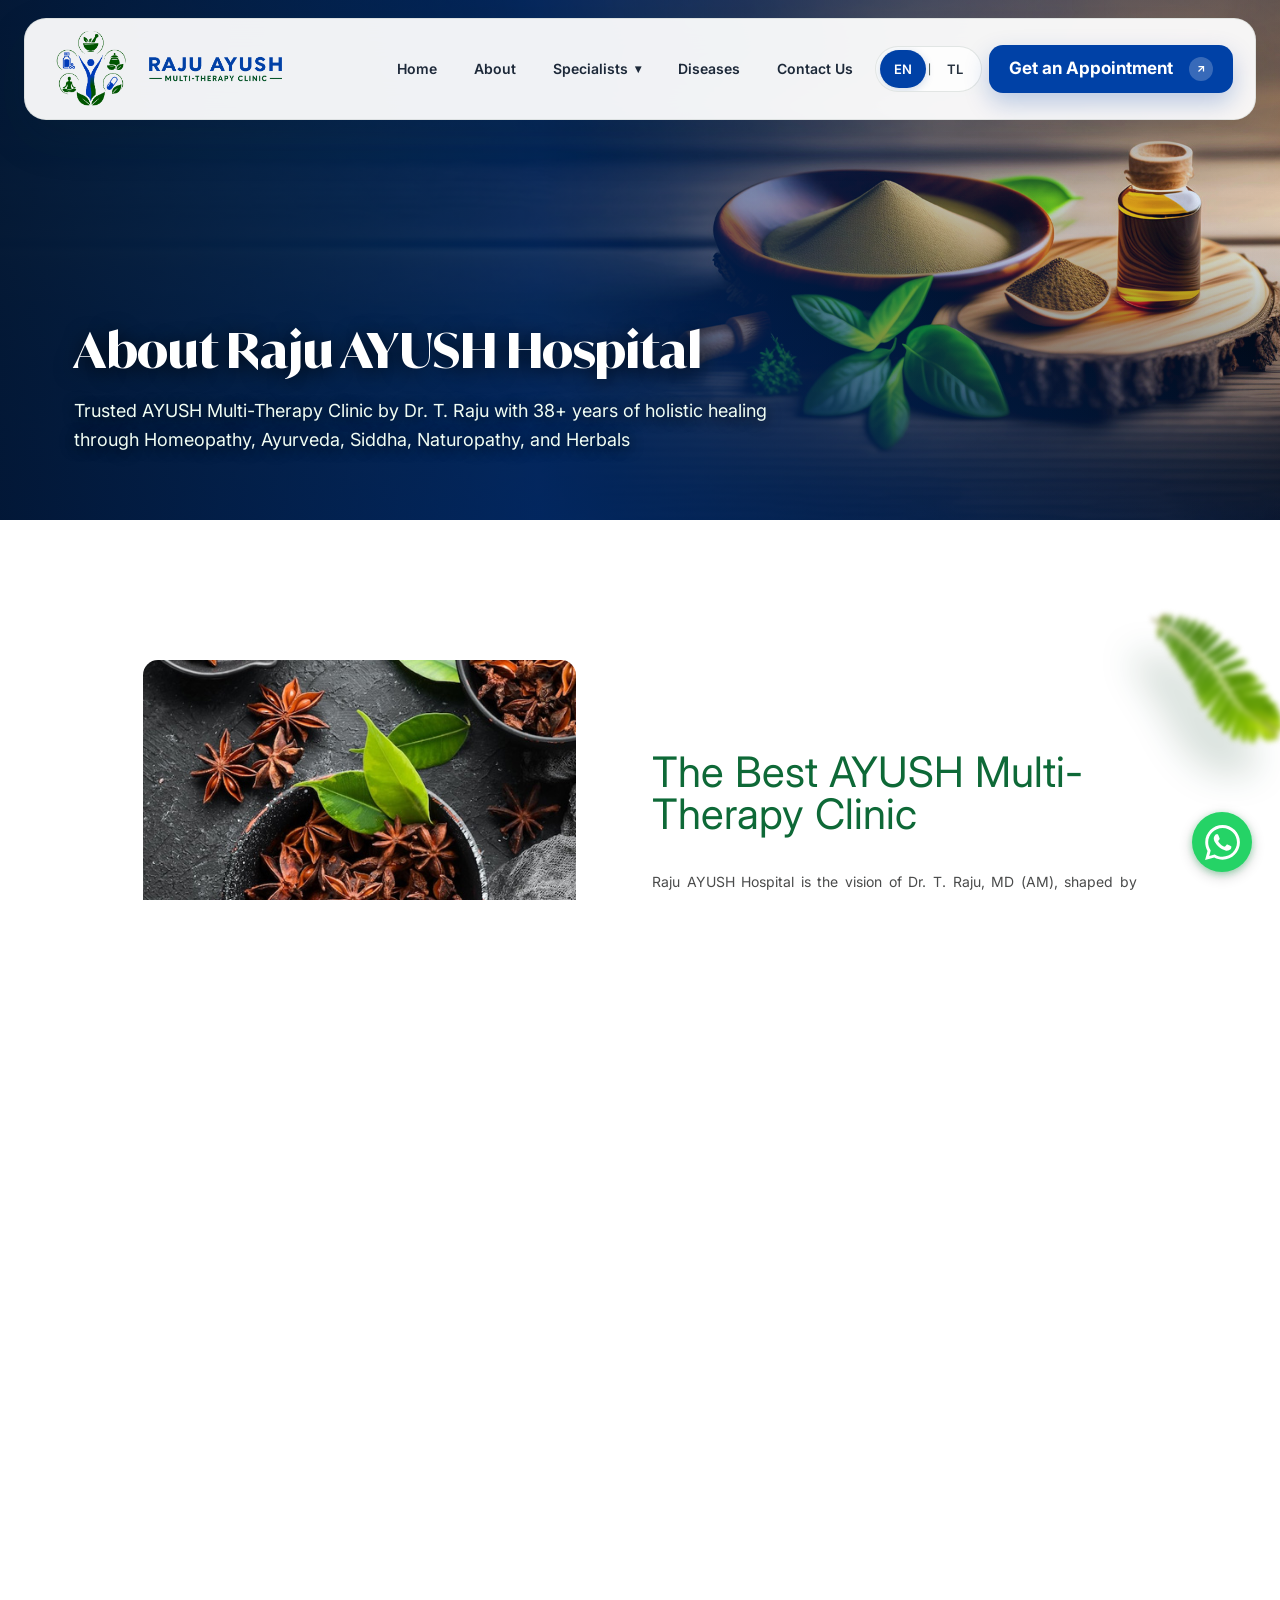
<file: about-us.html>
<!--
================================================================================
   ____                              _   _  __       
  / ___| _   _ _ __  _ __   ___  ___| |_(_)/ _|_   _ 
  \___ \| | | | '_ \| '_ \ / _ \/ __| __| | |_| | | |
   ___) | |_| | | | | | | |  __/ (__| |_| |  _| |_| |
  |____/ \__, |_| |_|_| |_|\___|\___|\__|_|_|  \__, |
         |___/                                 |___/ 

  ⚡ Crafted with Excellence by SYNNECTIFY
  🌐 Healthcare Digital Innovation & UI Architecture
  🏥 Raju AYUSH Hospital - Multi-Therapy Natural Healing
================================================================================
-->
<!DOCTYPE html>
<!--
========================================================================================

  ███████╗██╗   ██╗███╗   ██╗███╗   ██╗███████╗ ██████╗████████╗██╗███████╗██╗   ██╗
  ██╔════╝╚██╗ ██╔╝████╗  ██║████╗  ██║██╔════╝██╔════╝╚══██╔══╝██║██╔════╝╚██╗ ██╔╝
  ███████╗ ╚████╔╝ ██╔██╗ ██║██╔██╗ ██║█████╗  ██║        ██║   ██║█████╗   ╚████╔╝ 
  ╚════██║  ╚██╔╝  ██║╚██╗██║██║╚██╗██║██╔══╝  ██║        ██║   ██║██╔══╝    ╚██╔╝  
  ███████║   ██║   ██║ ╚████║██║ ╚████║███████╗╚██████╗   ██║   ██║██║        ██║   
  ╚══════╝   ╚═╝   ╚═╝  ╚═══╝╚═╝  ╚═══╝╚══════╝ ╚═════╝   ╚═╝   ╚═╝╚═╝        ╚═╝   

                     🚀 ARCHITECTED & CRAFTED BY SYNNECTIFY
                Next-Generation Digital Experiences & Web Engineering
========================================================================================
-->
<html lang="en" xmlns="http://www.w3.org/1999/xhtml">
<head>
    <!-- Developer Console Easter Egg -->
    <script>
    (function(){
      try {
        console.log("%c 🚀 SYNNECTIFY %c Digital Engineering & Healthcare Architecture ", "background:#0041A6; color:#ffffff; font-size:13px; font-weight:bold; padding:5px 10px; border-radius:4px 0 0 4px; font-family:monospace;", "background:#0E6937; color:#ffffff; font-size:13px; font-weight:bold; padding:5px 10px; border-radius:0 4px 4px 0; font-family:monospace;");
      } catch(e){}
    })();
    </script>

    <!-- Edge-to-Edge Full-Bleed High-Definition Favicon & Tab Icons -->
    <link rel="icon" type="image/x-icon" href="favicon.ico?v=3">
    <link rel="shortcut icon" href="favicon.ico?v=3">
    <link rel="icon" type="image/png" sizes="32x32" href="assets/images/favicon-32x32.png?v=3">
    <link rel="icon" type="image/png" sizes="16x16" href="assets/images/favicon-16x16.png?v=3">
    <link rel="icon" type="image/png" sizes="192x192" href="assets/images/favicon-192x192.png?v=3">
    <link rel="apple-touch-icon" sizes="180x180" href="assets/images/apple-touch-icon.png?v=3">

    <link rel="preload" as="image" href="./assets/images/footer-image-fast.webp" type="image/webp" media="(min-width: 769px)" fetchpriority="high">
    <link rel="preload" as="image" href="./assets/images/mobile-footer-image-fast.webp" type="image/webp" media="(max-width: 768px)" fetchpriority="high">
    <link rel="preload" as="image" href="./assets/images/footer-logo-fast2.0.webp" type="image/webp">

    <meta charset="UTF-8">
    <!-- DNS Prefetch -->
    <link rel="dns-prefetch" href="https://fonts.googleapis.com">
    <link rel="dns-prefetch" href="https://fonts.gstatic.com">
    <link rel="dns-prefetch" href="https://static.parastorage.com">
    <meta http-equiv="Content-Type" content="text/html; charset=utf-8" />
    <meta name="viewport" content="width=device-width, initial-scale=1.0, shrink-to-fit=no, maximum-scale=1.0, user-scalable=no" />

    <meta name="theme-color" content="#275F49">

    <link rel="stylesheet" href="./assets/vendor/bootstrap.min.css">

    <link rel="stylesheet preload" href="./assets/new-css/css/app.min.css" as="style">
    <link rel="stylesheet preload" href="./styles.css" as="style">
    <link rel="stylesheet" href="./assets/css/shared-home-chrome.css">
    <link rel="stylesheet" href="./assets/css/about-page.css">
    <link rel="stylesheet" href="./assets/css/mobile-menu.css">
<link rel="preload" as="image" href="./images/banner-images/banner-images1.jpg" fetchpriority="high">
<style>
/* Lucide Arrow Up-Right Universal Micro-Animation */
.lucide-arrow-up-right, .arrow-tail-icon svg {
    transition: transform 0.28s cubic-bezier(0.16, 1, 0.3, 1) !important;
    display: inline-block !important;
    vertical-align: middle !important;
}
a:hover .lucide-arrow-up-right,
button:hover .lucide-arrow-up-right,
.secondary-button:hover .arrow-tail-icon svg,
.appointment-btn:hover .lucide-arrow-up-right,
.header-cta:hover .lucide-arrow-up-right {
    transform: translate(3px, -3px) !important;
}

/* Remove scrollbar */
html, body {
    -ms-overflow-style: none !important;
    scrollbar-width: none !important;
}
::-webkit-scrollbar,
body::-webkit-scrollbar,
html::-webkit-scrollbar,
*::-webkit-scrollbar {
    display: none !important;
    width: 0 !important;
    height: 0 !important;
}
</style>
<link rel="stylesheet" href="./assets/css/navbar.css">
<style class="hide-old-nav">
/* Hide old Wix/legacy navbar */
header[id^="comp-"], [data-testid="header-wrapper"],
.wix-header, #SITE_HEADER,
[id*="SITE_HEADER"] { display: none !important; }
</style>
    <link rel="preconnect" href="https://fonts.googleapis.com"><link rel="preconnect" href="https://fonts.gstatic.com" crossorigin><link href="https://fonts.googleapis.com/css2?family=Sora:wght@400;500;600;700;800&display=swap" rel="stylesheet">

    <!-- ============================================================
         PRIMARY SEO & GOOGLE SEARCH CONSOLE META TAGS
         ============================================================ -->
    <title>About Dr. T. Raju & Raju AYUSH Hospital: 38+ Years Heritage</title>
    <meta name="description" content="Learn about Dr. T. Raju, MD (AM) with 38+ years of clinical excellence in integrated AYUSH medicine, multi-therapy healing & home healthcare in Vijayawada.">
    <meta name="keywords" content="About Dr T Raju, Raju AYUSH Hospital history, Dr Raju qualifications, AYUSH doctor Vijayawada, Ayurvedic physician Andhra Pradesh, Homeopathy specialist Vijayawada, Siddha doctor, Naturopathy expert, Dr Raju clinic Patamata, 38 years experience doctor, multi therapy healthcare legacy">
    <meta name="author" content="Raju AYUSH Hospital - Dr. T. Raju">
    <meta name="robots" content="index, follow, max-snippet:-1, max-image-preview:large, max-video-preview:-1">
    <link rel="canonical" href="https://drraju.synnectify.com/about-us.html">

    <!-- Google Search Console Ownership Verification -->
    <meta name="google-site-verification" content="YOUR_GOOGLE_SEARCH_CONSOLE_VERIFICATION_CODE">

    <!-- Open Graph / Facebook / WhatsApp Preview -->
    <meta property="og:locale" content="en_IN">
    <meta property="og:type" content="profile">
    <meta property="og:site_name" content="Raju AYUSH Hospital">
    <meta property="og:title" content="About Dr. T. Raju & Raju AYUSH Hospital: 38+ Years Heritage">
    <meta property="og:description" content="Learn about Dr. T. Raju, MD (AM) with 38+ years of clinical excellence in integrated AYUSH medicine, multi-therapy healing & home healthcare in Vijayawada.">
    <meta property="og:url" content="https://drraju.synnectify.com/about-us.html">
    <meta property="og:image" content="https://drraju.synnectify.com/assets/images/doctor-portrait.jpg">
    <meta property="og:image:alt" content="About Dr. T. Raju & Raju AYUSH Hospital: 38+ Years Heritage">

    <!-- Twitter Cards -->
    <meta name="twitter:card" content="summary_large_image">
    <meta name="twitter:title" content="About Dr. T. Raju & Raju AYUSH Hospital: 38+ Years Heritage">
    <meta name="twitter:description" content="Learn about Dr. T. Raju, MD (AM) with 38+ years of clinical excellence in integrated AYUSH medicine, multi-therapy healing & home healthcare in Vijayawada.">
    <meta name="twitter:image" content="https://drraju.synnectify.com/assets/images/doctor-portrait.jpg">

    <script type="application/ld+json">
    {
      "@context": "https://schema.org",
      "@graph": [
        {
          "@type": "AboutPage",
          "@id": "https://drraju.synnectify.com/about-us.html#webpage",
          "url": "https://drraju.synnectify.com/about-us.html",
          "name": "About Dr. T. Raju & Raju AYUSH Hospital",
          "description": "38+ Years of clinical excellence in integrated AYUSH medicine and in-home patient healthcare.",
          "isPartOf": { "@type": "WebSite", "url": "https://drraju.synnectify.com/" },
          "breadcrumb": {
            "@type": "BreadcrumbList",
            "itemListElement": [
              { "@type": "ListItem", "position": 1, "name": "Home", "item": "https://drraju.synnectify.com/home.html" },
              { "@type": "ListItem", "position": 2, "name": "About Us", "item": "https://drraju.synnectify.com/about-us.html" }
            ]
          }
        },
        {
          "@type": "Physician",
          "name": "Dr. T. Raju",
          "jobTitle": "Founder & Chief AYUSH Consultant",
          "medicalSpecialty": ["Ayurveda", "Homeopathy", "Siddha", "Naturopathy", "Herbal Medicine"],
          "description": "MD (AM), Regd. No. MD 1693. Over 38 years of dedicated clinical practice in alternative medicine.",
          "telephone": ["+919290000571", "+919398668221"],
          "worksFor": {
            "@type": "Hospital",
            "name": "Raju AYUSH Hospital",
            "url": "https://drraju.synnectify.com/"
          }
        }
      ]
    }
    </script>
    <!-- ============================================================ -->
    <!-- Google Analytics 4 (GA4) / Tag Manager Tracking Hook -->
    <script async src="https://www.googletagmanager.com/gtag/js?id=G-XXXXXXXXXX"></script>
    <script>
      window.dataLayer = window.dataLayer || [];
      function gtag(){dataLayer.push(arguments);}
      gtag('js', new Date());
      gtag('config', 'G-XXXXXXXXXX', { 'anonymize_ip': true });
    </script>
    <link rel="manifest" href="manifest.json">
    <!-- Synnectify Developer Signature -->
    <script>
      (function() {
        if (typeof console !== 'undefined' && console.log) {
          console.log(
            '%c Powered & Crafted by Synnectify %c https://synnectify.com ',
            'background:#0041A6; color:#ffffff; font-weight:bold; font-size:12px; padding:6px 12px; border-radius:4px 0 0 4px;',
            'background:#0E6937; color:#ffffff; font-size:12px; padding:6px 12px; border-radius:0 4px 4px 0;'
          );
        }
      })();
    </script>
</head>

<body>
</div>

<!-- RAJU-AYUSH-NAVBAR-START -->
    <header class="site-header" id="siteHeader">
        <nav class="ra-navbar">
            <!-- LOGO -->
            <a href="home.html" class="ra-brand" aria-label="Raju AYUSH Hospital home">
                <img src="assets/images/logo.png" alt="Raju AYUSH Hospital" class="ra-logo-icon" fetchpriority="high" decoding="async">
                <img src="assets/images/logo name.png" alt="RAJU AYUSH Multi-Therapy Clinic" class="ra-logo-name" decoding="async">
            </a>

            <!-- NAVIGATION -->
            <div class="ra-nav-links" id="raNavLinks">
                <a href="home.html" class="ra-nav-link" data-i18n="nav.home">
                    <span class="ra-roll-box"><span class="ra-roll-top">Home</span><span class="ra-roll-bottom">Home</span></span>
                </a>
                <a href="about-us.html" class="ra-nav-link" data-i18n="nav.about">
                    <span class="ra-roll-box"><span class="ra-roll-top">About</span><span class="ra-roll-bottom">About</span></span>
                </a>

                <!-- SPECIALISTS DROPDOWN -->
                <div class="ra-dropdown-wrapper">
                    <button type="button" class="ra-dropdown-trigger" id="raSpecialistsBtn" aria-expanded="false" data-i18n="nav.specialists">
                        <span class="ra-roll-box"><span class="ra-roll-top">Specialists</span><span class="ra-roll-bottom">Specialists</span></span>
                        <span class="ra-dropdown-arrow">&#x25BE;</span>
                    </button>

                    <!-- MEGA MENU (3 Columns Luxury Design) -->
                    <div class="ra-mega-menu" id="raMegaMenu">
                        <div class="ra-mega-header">
                            <h3 data-i18n="mega.title">OUR SPECIALISTS</h3>
                            <div class="ra-mega-header-line">
                                <i></i><span>&#127807;</span><i></i>
                            </div>
                        </div>

                        <div class="ra-mega-body">
                            <!-- Left Column: Herbal Imagery -->
                            <div class="ra-mega-col-visual">
                                <div class="ra-mega-img-wrap">
                                    <img src="assets/images/ayurveda-mega-visual.jpg" alt="Natural Ayurvedic Medicine & Herbs" class="ra-mega-img" loading="lazy" decoding="async">
                                    <div class="ra-mega-img-overlay">
                                        <span data-i18n="mega.visual.tag">Traditional Healing</span>
                                    </div>
                                </div>
                            </div>

                            <!-- Middle Column: 5 Therapies List -->
                            <div class="ra-mega-col-list">
                                <a href="ayurveda-consultation.html" class="ra-service-row">
                                    <span class="ra-service-arrow">&rsaquo;</span>
                                    <div class="ra-service-info">
                                        <h4 class="ra-service-title" data-i18n="mega.ayurveda">Ayurvedic Therapy</h4>
                                        <p class="ra-service-sub" data-i18n="mega.ayurveda.desc">Classical Vedic Healing</p>
                                    </div>
                                </a>
                                <a href="homeopathy.html" class="ra-service-row">
                                    <span class="ra-service-arrow">&rsaquo;</span>
                                    <div class="ra-service-info">
                                        <h4 class="ra-service-title" data-i18n="mega.homeopathy">Homeopathic Care</h4>
                                        <p class="ra-service-sub" data-i18n="mega.homeopathy.desc">Holistic &amp; Natural Treatment</p>
                                    </div>
                                </a>
                                <a href="siddha-medicine.html" class="ra-service-row">
                                    <span class="ra-service-arrow">&rsaquo;</span>
                                    <div class="ra-service-info">
                                        <h4 class="ra-service-title" data-i18n="mega.siddha">Siddha Healthcare</h4>
                                        <p class="ra-service-sub" data-i18n="mega.siddha.desc">Ancient Tamil Medical System</p>
                                    </div>
                                </a>
                                <a href="naturopathy.html" class="ra-service-row">
                                    <span class="ra-service-arrow">&rsaquo;</span>
                                    <div class="ra-service-info">
                                        <h4 class="ra-service-title" data-i18n="mega.naturopathy">Naturopathy Wellness</h4>
                                        <p class="ra-service-sub" data-i18n="mega.naturopathy.desc">Natural Healing Therapies</p>
                                    </div>
                                </a>
                                <a href="herbal-medicine.html" class="ra-service-row">
                                    <span class="ra-service-arrow">&rsaquo;</span>
                                    <div class="ra-service-info">
                                        <h4 class="ra-service-title" data-i18n="mega.herbal">Global Herbal Medicine</h4>
                                        <p class="ra-service-sub" data-i18n="mega.herbal.desc">International Quality Herbal Care</p>
                                    </div>
                                </a>
                            </div>

                            <!-- Right Column: Consultation Card with Dr. Raju -->
                            <div class="ra-mega-col-consult">
                                <div class="ra-consult-card">
                                    <div class="ra-consult-top">
                                        <div class="ra-consult-text-wrap">
                                            <h4 class="ra-consult-heading" data-i18n="mega.consult.heading">Not Sure Which Therapy Is Right For You?</h4>
                                            <p class="ra-consult-text" data-i18n="mega.consult.desc">Our senior doctors diagnose your root cause and prescribe integrated multi-therapy care for complete and lasting relief.</p>
                                        </div>
                                        <div class="ra-consult-doctor-wrap">
                                            <img src="assets/images/dr-raju.png" alt="Chief Physician Dr. T. Raju" class="ra-consult-doctor-img" loading="lazy" decoding="async">
                                        </div>
                                    </div>
                                    <div class="ra-consult-divider">
                                        <i></i><span>&#127807;</span><i></i>
                                    </div>
                                    <a href="contact-us.html#ContactSec" class="ra-consult-btn">
                                        <span data-i18n="mega.consult.btn">Book An Appointment</span>
                                        <span class="ra-btn-arrow">&rarr;</span>
                                    </a>
                                </div>
                            </div>
                        </div>

                        <!-- Bottom Philosophy Ribbon -->
                        <div class="ra-mega-bottom-bar">
                            <div class="ra-bottom-philosophy">
                                <span class="ra-bottom-leaf">&#127807;</span>
                                <span data-i18n="mega.philosophy">5 Classical Systems. Integrated Care. Holistic Healing.</span>
                            </div>
                            <a href="ayurveda-consultation.html" class="ra-bottom-explore">
                                <span data-i18n="mega.explore.btn">View all treatments and therapies</span>
                                <span class="ra-explore-arrow">&rarr;</span>
                            </a>
                        </div>
                    </div>
                </div>

                <a href="diseases.html" class="ra-nav-link" data-i18n="nav.diseases">
                    <span class="ra-roll-box"><span class="ra-roll-top">Diseases</span><span class="ra-roll-bottom">Diseases</span></span>
                </a>
                <a href="contact-us.html" class="ra-nav-link" data-i18n="nav.contact">
                    <span class="ra-roll-box"><span class="ra-roll-top">Contact Us</span><span class="ra-roll-bottom">Contact Us</span></span>
                </a>

                <!-- LANGUAGE TOGGLE (Desktop) -->
                <div class="ra-language-toggle" id="raLangToggle">
                    <button type="button" class="ra-lang-btn active" data-lang="en">EN</button>
                    <span class="ra-lang-sep">|</span>
                    <button type="button" class="ra-lang-btn" data-lang="tl">TL</button>
                </div>

                <!-- CTA -->
                <a href="contact-us.html#ContactSec" class="ra-nav-cta">
                    <span data-i18n="cta.appointment">Get an Appointment</span>
                    <span class="ra-btn-arrow"><svg viewBox="0 0 24 24"><line x1="7" y1="17" x2="17" y2="7"></line><polyline points="7 7 17 7 17 17"></polyline></svg></span>
                </a>
            </div>

            <!-- MOBILE HAMBURGER BUTTON -->
            <button class="ra-mobile-toggle" id="raMobileToggle" type="button" aria-label="Open navigation" aria-expanded="false">
                <span></span>
                <span></span>
                <span></span>
            </button>
        </nav>
    </header>
    <!-- RAJU-AYUSH-NAVBAR-END -->

    <!-- MOBILE OFF-CANVAS FULL COVER DRAWER & BACKDROP -->
    <div class="ra-mobile-backdrop" id="raMobileBackdrop"></div>
    <div class="ra-mobile-drawer" id="raMobileDrawer">
        <div class="ra-drawer-header">
            <button type="button" class="ra-drawer-close" id="raDrawerClose" aria-label="Close menu">&times;</button>
            <div class="ra-drawer-logo-wrap">
                <img src="assets/images/mobile navbar logo.png" alt="Raju AYUSH Hospital" class="ra-drawer-logo" loading="lazy" decoding="async">
            </div>
        </div>
        
        <div class="ra-drawer-body">
            <ul class="ra-drawer-menu">
                <li class="ra-drawer-item">
                    <a href="home.html" class="ra-drawer-link">
                        <span class="ra-roll-box"><span class="ra-roll-top">Home</span><span class="ra-roll-bottom">Home</span></span>
                    </a>
                </li>
                <li class="ra-drawer-item">
                    <a href="about-us.html" class="ra-drawer-link">
                        <span class="ra-roll-box"><span class="ra-roll-top">About</span><span class="ra-roll-bottom">About</span></span>
                    </a>
                </li>
                <li class="ra-drawer-item ra-drawer-has-sub" id="raMobileSpecialistsItem">
                    <button type="button" class="ra-drawer-link ra-drawer-accordion-btn" id="raMobileSpecialistsBtn" aria-expanded="false">
                        <span class="ra-roll-box"><span class="ra-roll-top">Specialists</span><span class="ra-roll-bottom">Specialists</span></span>
                        <span class="ra-drawer-chevron">&#x25BE;</span>
                    </button>
                    <ul class="ra-drawer-submenu" id="raMobileSpecialistsSub">
                        <li><a href="ayurveda-consultation.html" class="ra-drawer-sublink" data-i18n="drawer.ayurveda">&rsaquo; Ayurvedic Therapy</a></li>
                        <li><a href="homeopathy.html" class="ra-drawer-sublink" data-i18n="drawer.homeo">&rsaquo; Homeopathic Care</a></li>
                        <li><a href="siddha-medicine.html" class="ra-drawer-sublink" data-i18n="drawer.siddha">&rsaquo; Siddha Healthcare</a></li>
                        <li><a href="naturopathy.html" class="ra-drawer-sublink" data-i18n="drawer.naturopathy">&rsaquo; Naturopathy Wellness</a></li>
                        <li><a href="herbal-medicine.html" class="ra-drawer-sublink" data-i18n="drawer.herbal">&rsaquo; Global Herbal Medicine</a></li>
                    </ul>
                </li>
                <li class="ra-drawer-item">
                    <a href="diseases.html" class="ra-drawer-link">
                        <span class="ra-roll-box"><span class="ra-roll-top">Diseases</span><span class="ra-roll-bottom">Diseases</span></span>
                    </a>
                </li>
                <li class="ra-drawer-item">
                    <a href="contact-us.html" class="ra-drawer-link">
                        <span class="ra-roll-box"><span class="ra-roll-top">Contact Us</span><span class="ra-roll-bottom">Contact Us</span></span>
                    </a>
                </li>
            </ul>

            <!-- Mobile Language Selector -->
            <div class="ra-drawer-lang">
                <span class="ra-drawer-lang-label" data-i18n="drawer.langlabel">Language:</span>
                <div class="ra-drawer-lang-toggle">
                    <button type="button" class="ra-mobile-lang-btn active" data-lang="en">English</button>
                    <span class="ra-mobile-lang-sep">|</span>
                    <button type="button" class="ra-mobile-lang-btn" data-lang="tl">తెలుగు</button>
                </div>
            </div>

            <!-- Mobile Book Appointment CTA -->
            <div class="ra-drawer-cta">
                <a href="contact-us.html" class="ra-drawer-btn">
                    <span>Book Appointment</span>
                    <span class="ra-drawer-btn-arrow">&rarr;</span>
                </a>
            </div>
        </div>
    </div>



<header id="comp-mb7ogqrp" class="comp-mb7ogqrp S829f_ comp-mb7ogqrp-container"
                                            slots="[object Object]" wix="[object Object]">
                                            <section id="comp-mb7ogqrp_r_comp-mb7ogqqn" tabindex="-1"
                                                class="ke5pl1 comp-mb7ogqrp_r_comp-mb7ogqqn-container section comp-mb7ogqrp_r_comp-mb7ogqqn ke5pl1 w2JesW NXBn1M yEgiaI wixui-header undefined fwXYgt">
                                                <div id="comp-mb7ogqrp_r_comp-mdr142kt"
                                                    class="container _internalContainerRoot_ikbgu_1 builder-root theme-vars comp-mb7ogqrp_r_comp-mdr142kt">
                                                    <div class="_backgroundLayer_ikbgu_25">
                                                        <div class="builder-root comp-mb7ogqrp_r_comp-mhs1biva _background_x7ip3_1 _mask_x7ip3_35 background"
                                                            id="comp-mb7ogqrp_r_comp-mhs1biva"
                                                            data-motion-part="BG_LAYER comp-mb7ogqrp_r_comp-mhs1biva">
                                                        </div>
                                                    </div>
                                                    <div role="group"
                                                        class="comp-mb7ogqrp_r_comp-mdr142kt-container max-width-container">
                                                        
                                                        <div id="comp-mb7ogqrp_r_comp-ml7ru3yu"
                                                            class="logo-wrapper _logo_ackza_1 builder-root comp-mb7ogqrp_r_comp-ml7ru3yu">
                                                            <a href="./home.html" target="_self"
                                                                class="_linkLayer_ackza_12"><wow-image
                                                                    class="_image_8j9vj_1 "
                                                                    data-image-info="{&quot;displayMode&quot;:&quot;fit&quot;,&quot;imageData&quot;:{&quot;width&quot;:200,&quot;height&quot;:51,&quot;uri&quot;:&quot;https://static.wixstatic.com/shapes/c837a6_826a63d60f394c6c80f9069903e238b8.svg&quot;,&quot;name&quot;:&quot;logo&quot;,&quot;displayMode&quot;:&quot;fit&quot;}}"
                                                                    data-motion-part="BG_IMG undefined"
                                                                    data-bg-effect-name="" data-has-ssr-src=""
                                                                    style="--wix-img-max-width:max(200px, 100%)"><img loading="lazy"
                                                                        alt="Homepage"
                                                                        fetchpriority="high"
                                                                        src="[data-uri]"
                                                                        style="width: 79px; height: 20px; object-fit: contain; object-position: center center;" decoding="async"></wow-image></a>
                                                        </div>
                                                        <div
                                                            class="wix-presets-wrapper w-3f27c3f4-5a2b-4b2c-9b14-05d9c0c6d5ec comp-mb7ogqrp_r_comp-ml7sglw4-presets-wrapper">
                                                            <div id="comp-mb7ogqrp_r_comp-ml7sglw4"
                                                                class="builder-root comp-mb7ogqrp_r_comp-ml7sglw4 menu _animation-calm_1m6ap_8">
                                                                <div id="comp-mb7ogqrp_r_comp-ml7sglw4-menu-content">
                                                                    <nav class="_root_s6hzk_2 navbar _navbar_1b8mp_1 _ltr_1b8mp_18 wixui-horizontal-menu wixui-menu"
                                                                        data-part="navbar" data-hook="menu-root"
                                                                        aria-label="Site" dir="ltr">
                                                                        <ul class="_container_s6hzk_173 custom-navbar">
    <li class="_listItem_1ev60_1" data-part="menu-item" data-animation-name="calm" data-item-depth="0" data-animation-state="exitDone">
        <div class="_itemWrapper_1ev60_10">
            <div class="item _labelContainer_1ev60_18 wixui-horizontal-menu__item wixui-menu__item" data-part="menu-item-content" data-interactive="true">
                <a data-part="menu-item-link" href="./home.html" target="_self" class="">
                    <div class="_label_1ev60_18 wixui-horizontal-menu__item-label wixui-menu__item-label" data-part="label">Home</div>
                </a>
            </div>
        </div><span class="_divider_1ev60_224"></span>
    </li>
    <li class="_listItem_1ev60_1" data-part="menu-item" data-animation-name="calm" data-item-depth="0" data-animation-state="exitDone">
        <div class="_itemWrapper_1ev60_10">
            <div class="item _labelContainer_1ev60_18 wixui-horizontal-menu__item wixui-menu__item" data-part="menu-item-content" data-interactive="true">
                <a data-part="menu-item-link" href="./about-us.html" target="_self" class="">
                    <div class="_label_1ev60_18 wixui-horizontal-menu__item-label wixui-menu__item-label" data-part="label">About Us</div>
                </a>
            </div>
        </div><span class="_divider_1ev60_224"></span>
    </li>
    <li class="_listItem_1ev60_1 custom-dropdown" data-part="menu-item" data-animation-name="none" data-item-depth="0">
        <div class="_itemWrapper_1ev60_10">
            <div class="item _labelContainer_1ev60_18 wixui-horizontal-menu__item wixui-menu__item" data-part="menu-item-content" data-interactive="true">
                <a data-part="menu-item-link" href="./ayurveda-consultation.html" target="_self" class="">
                    <div class="_label_1ev60_18 wixui-horizontal-menu__item-label wixui-menu__item-label" data-part="label">Specialities &#9662;</div>
                </a>
            </div>
        </div>
        <ul class="dropdown-content">
            <li><a href="./ayurveda-consultation.html">Ayurveda</a></li>
            <li><a href="./homeopathy.html">Homeopathy</a></li>
            <li><a href="./siddha-medicine.html">Sidda</a></li>
            <li><a href="./naturopathy.html">Naturopathy</a></li>
            <li><a href="./herbal-medicine.html">Global Herbal Medicine</a></li>
        </ul>
        <span class="_divider_1ev60_224"></span>
    </li>
    <li class="_listItem_1ev60_1" data-part="menu-item" data-animation-name="none" data-item-depth="0">
        <div class="_itemWrapper_1ev60_10">
            <div class="item _labelContainer_1ev60_18 wixui-horizontal-menu__item wixui-menu__item" data-part="menu-item-content" data-interactive="true">
                <a data-part="menu-item-link" href="./diseases.html" target="_self" class="">
                    <div class="_label_1ev60_18 wixui-horizontal-menu__item-label wixui-menu__item-label" data-part="label">diseases</div>
                </a>
            </div>
        </div><span class="_divider_1ev60_224"></span>
    </li>
    <li class="_listItem_1ev60_1" data-part="menu-item" data-animation-name="none" data-item-depth="0">
        <div class="_itemWrapper_1ev60_10">
            <div class="item _labelContainer_1ev60_18 wixui-horizontal-menu__item wixui-menu__item" data-part="menu-item-content" data-interactive="true">
                <a data-part="menu-item-link" href="./contact-us.html" target="_self" class="">
                    <div class="_label_1ev60_18 wixui-horizontal-menu__item-label wixui-menu__item-label" data-part="label">contact us</div>
                </a>
            </div>
        </div><span class="_divider_1ev60_224"></span>
    </li>
    <li class="_listItem_1ev60_1" data-part="menu-item" data-animation-name="none" data-item-depth="0">
        <div class="_itemWrapper_1ev60_10">
            <div class="item _labelContainer_1ev60_18 wixui-horizontal-menu__item wixui-menu__item" data-part="menu-item-content" data-interactive="true">
                <a data-part="menu-item-link" href="./contact-us.html#ContactSec" target="_self" class="appointment-btn">
                    <div class="_label_1ev60_18 wixui-horizontal-menu__item-label wixui-menu__item-label" data-part="label">Get an Appointment</div>
                </a>
            </div>
        </div><span class="_divider_1ev60_224"></span>
    </li>

</ul>
                                                                        <div class="_root_12ho9_1">
                                                                            <div aria-hidden="true" aria-label="scroll"
                                                                                class="_root_107ew_1 _hidden_107ew_39 wixui-menu__scroll-button scroll-button"
                                                                                data-menu-scroll-action="page"
                                                                                data-hidden="true"
                                                                                data-part="scroll-backward-button"><span
                                                                                    class="_icon_107ew_13 wixui-menu__scroll-button-icon"><svg
                                                                                        xmlns="http://www.w3.org/2000/svg"
                                                                                        viewBox="0 0 6 12">
                                                                                        <path
                                                                                            d="M0 6L5.2 0 6 .7 1.3 6 6 11.3 5.2 12z">
                                                                                        </path>
                                                                                    </svg></span></div>
                                                                            <div aria-hidden="true" aria-label="scroll"
                                                                                class="_root_107ew_1 _hidden_107ew_39 wixui-menu__scroll-button scroll-button"
                                                                                data-menu-scroll-action="page"
                                                                                data-hidden="true"
                                                                                data-part="scroll-forward-button"><span
                                                                                    class="_icon_107ew_13 wixui-menu__scroll-button-icon"><svg
                                                                                        xmlns="http://www.w3.org/2000/svg"
                                                                                        viewBox="0 0 6 12">
                                                                                        <path
                                                                                            d="M6 6L.8 0 0 .7 4.7 6 0 11.3l.8.7z">
                                                                                        </path>
                                                                                    </svg></span></div>
                                                                        </div>
                                                                    </nav>
                                                                </div>
                                                                <nav aria-label="Site"
                                                                    class="_openButtonNavigation_15sgs_79">
                                                                    <div
                                                                        class="wix-presets-wrapper w-4190f51c-3836-49f6-8114-96219c165b29 hamburgerOpenButton-presets-wrapper">
                                                                        <button type="button"
                                                                            class="_root_hx4l0_1 hamburger-open-button _button_hx4l0_19 button _fallbackDirection_uix1w_1 wixui-button"
                                                                            data-semantic-classname="button"
                                                                            aria-label="Menu">
                                                                            <div class="_animatedIcon_jg4gf_2 animatedIcon icon animated-icon _icon_hx4l0_78"
                                                                                id="animated-icon">
                                                                                <div>
                                                                                    <svg data-bbox="20 38.844 160 122.311"
                                                                                        viewBox="0 0 200 200"
                                                                                        height="200" width="200"
                                                                                        xmlns="http://www.w3.org/2000/svg"
                                                                                        data-type="shape">
                                                                                        <g>
                                                                                            <path
                                                                                                d="M180 161.155H20v-16.988h160zm0-52.661H20V91.506h160zm0-52.662H20V38.844h160z">
                                                                                            </path>
                                                                                        </g>
                                                                                    </svg>
                                                                                </div>
                                                                            </div>
                                                                        </button>
                                                                    </div>
                                                                </nav>
                                                            </div>
                                                        </div>
                                                    </div>
                                                </div>
                                            </section>
                                        </header>

    <div class="fixedRit">
        <ul>
            <li>
                <a class="call" href="tel:9290000571" target="_blank">
                    <div class="align">
                        <svg viewBox="0 0 512 512">
                            <path d="m368.467 512c-89.756 0-185.605-32.981-260.547-107.921-74.817-74.818-107.92-170.603-107.92-260.546 0-79.269 64.132-143.533 143.533-143.533 6.134 0 11.649 3.734 13.927 9.429l64.267 160.667c3.077 7.692-.664 16.421-8.355 19.498l-70.597 28.238c4.994 81.218 70.188 146.408 151.393 151.395l28.239-70.597c3.07-7.679 11.796-11.434 19.498-8.356l160.665 64.266c5.695 2.278 9.43 7.793 9.43 13.927 0 79.269-64.132 143.533-143.533 143.533zm-234.917-481.57c-57.448 4.971-103.55 53.145-103.55 113.103 0 90.408 35.206 175.405 99.134 239.332 63.927 63.928 148.924 99.135 239.333 99.135 59.939 0 108.129-46.076 113.104-103.55l-136.881-54.752-26.563 66.406c-2.277 5.695-7.793 9.429-13.927 9.429-105.729 0-191.733-86.004-191.733-191.717 0-6.133 3.734-11.666 9.429-13.943l66.406-26.563z" />
                        </svg>
                    </div>
                </a>
            </li>
            <li>
                <a class="whatsapp" href="https://api.whatsapp.com/send?phone=919290000571" target="_blank">
                    <div class="align">
                        <svg viewBox="-23 -21 682 682.66669">
                            <path d="m544.386719 93.007812c-59.875-59.945312-139.503907-92.9726558-224.335938-93.007812-174.804687 0-317.070312 142.261719-317.140625 317.113281-.023437 55.894531 14.578125 110.457031 42.332032 158.550781l-44.992188 164.335938 168.121094-44.101562c46.324218 25.269531 98.476562 38.585937 151.550781 38.601562h.132813c174.785156 0 317.066406-142.273438 317.132812-317.132812.035156-84.742188-32.921875-164.417969-92.800781-224.359376zm-224.335938 487.933594h-.109375c-47.296875-.019531-93.683594-12.730468-134.160156-36.742187l-9.621094-5.714844-99.765625 26.171875 26.628907-97.269531-6.269532-9.972657c-26.386718-41.96875-40.320312-90.476562-40.296875-140.28125.054688-145.332031 118.304688-263.570312 263.699219-263.570312 70.40625.023438 136.589844 27.476562 186.355469 77.300781s77.15625 116.050781 77.132812 186.484375c-.0625 145.34375-118.304687 263.59375-263.59375 263.59375zm144.585938-197.417968c-7.921875-3.96875-46.882813-23.132813-54.148438-25.78125-7.257812-2.644532-12.546875-3.960938-17.824219 3.96875-5.285156 7.929687-20.46875 25.78125-25.09375 31.066406-4.625 5.289062-9.242187 5.953125-17.167968 1.984375-7.925782-3.964844-33.457032-12.335938-63.726563-39.332031-23.554687-21.011719-39.457031-46.960938-44.082031-54.890626-4.617188-7.9375-.039062-11.8125 3.476562-16.171874 8.578126-10.652344 17.167969-21.820313 19.808594-27.105469 2.644532-5.289063 1.320313-9.917969-.664062-13.882813-1.976563-3.964844-17.824219-42.96875-24.425782-58.839844-6.4375-15.445312-12.964843-13.359374-17.832031-13.601562-4.617187-.230469-9.902343-.277344-15.1875-.277344-5.28125 0-13.867187 1.980469-21.132812 9.917969-7.261719 7.933594-27.730469 27.101563-27.730469 66.105469s28.394531 76.683594 32.355469 81.972656c3.960937 5.289062 55.878906 85.328125 135.367187 119.648438 18.90625 8.171874 33.664063 13.042968 45.175782 16.695312 18.984374 6.03125 36.253906 5.179688 49.910156 3.140625 15.226562-2.277344 46.878906-19.171875 53.488281-37.679687 6.601563-18.511719 6.601563-34.375 4.617187-37.683594-1.976562-3.304688-7.261718-5.285156-15.183593-9.253906zm0 0" fill-rule="evenodd" />
                        </svg>
                    </div>
                </a>
            </li>
            <li>
                <a class="mail" href="mailto:timothiraju25@gmail.com" target="_blank">
                    <div class="align">
                        <svg viewBox="0 0 512 512">
                            <path class="st0" d="M464,64H48C21.5,64,0,85.5,0,112v288c0,26.5,21.5,48,48,48h416c26.5,0,48-21.5,48-48V112 C512,85.5,490.5,64,464,64z M464,96c2.2,0,4.2,0.5,6.1,1.2L256,282.8L41.9,97.2c1.9-0.8,4-1.2,6.1-1.2L464,96z M464,416H48 c-8.8,0-16-7.2-16-16V131l213.5,185c3,2.6,6.8,3.9,10.5,3.9s7.5-1.3,10.5-3.9L480,131v269C480,408.8,472.8,416,464,416z" />
                        </svg>
                    </div>
                </a>
            </li>
        </ul>
    </div>

    <div id="viewport">
     <div id="pageWrapper" class="aboutPage">

    <section id="PageBanner" class="Hght">
        <img loading="lazy" class="bnnr" alt="About Raju AYUSH Hospital" src="./images/banner-images/banner-images1.jpg" fetchpriority="high" decoding="async">
        <div class="BannerContent">
            <div class="container">
                <div class="content-wrapper">
                    <h1 class="bnrHead" data-i18n="about.hero.title">About Raju AYUSH Hospital</h1>
                    <div class="SubT">Trusted AYUSH Multi-Therapy Clinic by Dr. T. Raju with 38+ years of holistic healing through Homeopathy, Ayurveda, Siddha, Naturopathy, and Herbals</div>
                </div>
            </div>
        </div>
    </section>

    <section id="AboutSec">
        <div class="container">
            <div class="row">
                <div class="animBx anim3">
                    <img src="./assets/images/anim10.png" alt=""loading="lazy"  decoding="async">
                </div>
                <div class="col-lg-6 b1">
                    <div class="lfTBx">
                        <div class="imGBx">
                            <img src="./images/about/imagefour1.jpg" alt="Raju AYUSH Hospital Clinic"loading="lazy"  decoding="async">
                        </div>
                        <div class="animBx anim2">
                            <img src="./images/about/imagetwo1.png" alt=""loading="lazy"  decoding="async">
                        </div>
                    </div>
                </div>
                <div class="col-lg-6 b2">
                    <div class="riTBx">
                        <div class="title">The Best AYUSH Multi-Therapy Clinic</div>
                        <p dir="ltr" style="text-align:justify">Raju AYUSH Hospital is the vision of Dr. T. Raju, MD (AM), born out of his 38+ years of dedicated practice in alternative medicine and its holistic approach to ailments related to the mind and body. Situated in Patamata, Vijayawada, Raju AYUSH Hospital has quickly become one of the most prominent telemedicine family clinics offering integrated traditional AYUSH services including Homeopathy, Ayurveda, Siddha, Naturopathy, and Global Herbal Medicine.</p>
                        <p dir="ltr" style="text-align:justify">At Raju AYUSH Hospital, our goal is to identify the root cause and eliminate the ailment using 5 powerful systems of medicine under the "Alternative Medicine" approach. Our treatments have absolutely no side effects, and alongside treating diseases, special focus is given to boosting the patient's immunity and natural disease resistance.</p>
                        <p dir="ltr" style="text-align:justify">We offer a sanctuary for peace, holistic wellness, and vibrant health!</p>
                    </div>
                </div>
            </div>
        </div>
    </section>

            <!-- ========== BULLETPROOF ANIMATED ECG HEARTBEAT DIVIDER ========== -->
    <style id="wh-ecg-inline-style">
        .wh-ecg-divider {
            width: 100%;
            padding: 24px 0 32px 0;
            display: flex;
            justify-content: center;
            align-items: center;
            overflow: hidden;
            position: relative;
            z-index: 15;
            background: transparent;
            box-sizing: border-box;
        }

        .wh-ecg-track {
            width: 100%;
            max-width: 920px;
            height: 52px;
            overflow: hidden;
            position: relative;
            -webkit-mask-image: linear-gradient(to right, rgba(0,0,0,0) 0%, rgba(0,0,0,1) 14%, rgba(0,0,0,1) 86%, rgba(0,0,0,0) 100%);
            mask-image: linear-gradient(to right, rgba(0,0,0,0) 0%, rgba(0,0,0,1) 14%, rgba(0,0,0,1) 86%, rgba(0,0,0,0) 100%);
        }

        .wh-ecg-flow {
            display: flex !important;
            width: 200% !important;
            height: 100% !important;
            animation: whEcgMove 4s linear infinite !important;
            will-change: transform;
            transform: translate3d(0, 0, 0);
        }

        .wh-ecg-svg {
            width: 50% !important;
            height: 100% !important;
            flex-shrink: 0 !important;
            display: block !important;
        }

        .wh-ecg-svg path {
            stroke: #275F49;
            stroke-width: 3.2;
            stroke-linecap: round;
            stroke-linejoin: round;
        }

        @keyframes whEcgMove {
            0% {
                transform: translate3d(0, 0, 0);
            }
            100% {
                transform: translate3d(-50%, 0, 0);
            }
        }

        @media (max-width: 768px) {
            .wh-ecg-divider {
                padding: 16px 0 22px 0;
            }
            .wh-ecg-track {
                height: 40px;
            }
            .wh-ecg-flow {
                animation-duration: 3.2s !important;
            }
            .wh-ecg-svg path {
                stroke-width: 2.8;
            }
        }
    </style>

    <div class="wh-ecg-divider" aria-hidden="true">
        <div class="wh-ecg-track">
            <div class="wh-ecg-flow" id="whEcgFlow">
                <svg class="wh-ecg-svg" xmlns="http://www.w3.org/2000/svg" viewBox="0 0 1000 70" preserveAspectRatio="none">
                    <path d="M 0 35 L 140 35 L 160 29 L 175 35 L 190 35 L 200 41 L 215 5 L 230 65 L 242 30 L 255 35 L 280 35 L 300 24 L 325 35 L 500 35 L 640 35 L 660 29 L 675 35 L 690 35 L 700 41 L 715 5 L 730 65 L 742 30 L 755 35 L 780 35 L 800 24 L 825 35 L 1000 35" fill="none"/>
                </svg>
                <svg class="wh-ecg-svg" xmlns="http://www.w3.org/2000/svg" viewBox="0 0 1000 70" preserveAspectRatio="none">
                    <path d="M 0 35 L 140 35 L 160 29 L 175 35 L 190 35 L 200 41 L 215 5 L 230 65 L 242 30 L 255 35 L 280 35 L 300 24 L 325 35 L 500 35 L 640 35 L 660 29 L 675 35 L 690 35 L 700 41 L 715 5 L 730 65 L 742 30 L 755 35 L 780 35 L 800 24 L 825 35 L 1000 35" fill="none"/>
                </svg>
            </div>
        </div>
    </div>
    <!-- ========== END ANIMATED ECG HEARTBEAT DIVIDER ========== --><section id="DoctorSays">
        <div class="container">
            <div class="ctntBox">
                <div class="imgWrp">
                    <div class="imgBox">
                        <img src="./images/about/dr-raju.png" alt="Dr. T. Raju - MD (AM)"loading="lazy"  decoding="async">
                    </div>
                    <div class="InfoBox">
                        <div class="Name">Dr. T. Raju, MD (AM)</div>
                        <div class="Desig" style="color: #ffffff; font-size: 15px; margin-bottom: 4px;">డా. టి. రాజు (Regd. No. MD 1693)</div>
                        <div class="Quali" style="color: #f9d566; font-weight: 500;">Chief AYUSH Multi-Therapy Senior Specialist</div>
                    </div>
                </div>
                <div class="ctnt">
                    <div class="secHead">Our Doctor</div>
                    <p style="text-align:justify">According to the "Global Burden of Disease" study, approximately 95% of the world's population is affected by health issues. This research, conducted across 188 countries from 1990 to 2013, reveals that conventional modern medicine alone treats only acute diseases. However, it is unable to cure many chronic and life-threatening diseases.</p>
                    <p style="text-align:justify">Dr. T. Raju, MD (AM), with 38 years of special experience, has mastered the art of treating all types of common illnesses, acute diseases, chronic diseases, and life-threatening ailments. His unique clinical approach brings together 5 systems of natural medicine, including <strong>Homeopathy, Ayurveda, Siddha, Naturopathy, and Herbals</strong>, under an integrative healing methodology.</p>
                    <p style="text-align:justify">This medical approach has <strong>absolutely no side effects</strong>. In addition to treating each patient's ailments, special medications are provided to <strong>boost immunity and disease resistance</strong>, ensuring comprehensive healing, body-mind balance, and long-term health.</p>
                    <p style="text-align:justify">Dr. Raju specializes in treating over 30 categories of conditions without surgery: Heart Diseases (Heart blocks, Bypass cases, BP), Kidney Diseases (Dialysis cases, Kidney Stones), Liver Diseases, Diabetes, Skin Disorders, Joint Pains & Arthritis, Respiratory/Lung Ailments, Thyroid, and Nervous System Disorders.</p>
                </div>
            </div>
        </div>
    </section>

    <section id="cOuNtSec">
        <div class="container">
            <div class="countFlx">
                <div class="cmnD">
                    <div class="icon">
                        <svg viewBox="0 0 24 24">
                            <path d="M17 21v-2a4 4 0 0 0-4-4H5a4 4 0 0 0-4 4v2"></path>
                            <circle cx="9" cy="7" r="4"></circle>
                            <path d="M23 21v-2a4 4 0 0 0-3-3.87"></path>
                            <path d="M16 3.13a4 4 0 0 1 0 7.75"></path>
                        </svg>
                    </div>
                    <div class="txtBx">
                        <div class="num" data-count="50000">0</div>
                        <div class="txt">Happy Patients</div>
                    </div>
                </div>
                <div class="cmnD">
                    <div class="icon">
                        <svg viewBox="0 0 24 24">
                            <circle cx="12" cy="8" r="6"></circle>
                            <path d="M15.477 12.89 17 22l-5-3-5 3 1.523-9.11"></path>
                            <path d="M12 5v6"></path>
                            <path d="M9 8h6"></path>
                        </svg>
                    </div>
                    <div class="txtBx">
                        <div class="num" data-count="38">0</div>
                        <div class="txt">Years Experience</div>
                    </div>
                </div>
                <div class="cmnD">
                    <div class="icon">
                        <svg viewBox="0 0 24 24">
                            <path d="M12 22s8-4 8-10V5l-8-3-8 3v7c0 6 8 10 8 10z"></path>
                            <path d="M12 8v8"></path>
                            <path d="M8 12h8"></path>
                        </svg>
                    </div>
                    <div class="txtBx">
                        <div class="num" data-count="30">0</div>
                        <div class="txt">Diseases Treated</div>
                    </div>
                </div>
                <div class="cmnD">
                    <div class="icon">
                        <svg viewBox="0 0 24 24">
                            <path d="M11 20A7 7 0 0 1 9.8 6.1C15.5 5 17 4.48 19 2c1 2 2 4.18 2 8 0 5.5-4.78 10-10 10Z"></path>
                            <path d="M2 21c0-3 1.85-5.36 5.08-6C9.5 14.52 12 13 13 12"></path>
                        </svg>
                    </div>
                    <div class="txtBx">
                        <div class="num" data-count="5">0</div>
                        <div class="txt">AYUSH Medical Systems</div>
                    </div>
                </div>
            </div>
        </div>
    </section>

    
            <!-- ========== OUR MAIN SERVICES (KERALA AYURVED 3-COLUMN INTERACTIVE TABS) ========== -->
    <style id="ra-main-services-style">
        .ra-services-section {
            background-color: #f7faf8;
            padding: 90px 0 100px;
            font-family: 'Sora', sans-serif;
            position: relative;
            z-index: 10;
        }

        .ra-services-header {
            display: flex;
            justify-content: space-between;
            align-items: flex-end;
            margin-bottom: 50px;
        }

        .ra-badge {
            display: inline-block;
            background: #e1ebe5;
            color: #448c74;
            font-size: 13px;
            font-weight: 700;
            letter-spacing: 1.5px;
            padding: 7px 18px;
            border-radius: 30px;
            text-transform: uppercase;
            margin-bottom: 12px;
        }

        .ra-services-title {
            font-size: 46px;
            font-weight: 700;
            color: #181a17;
            margin: 0;
            line-height: 1.2;
            letter-spacing: -0.5px;
        }

        .ra-view-all-btn {
            display: inline-flex;
            align-items: center;
            gap: 10px;
            padding: 13px 30px;
            border-radius: 50px;
            border: 1px solid #181a17;
            color: #181a17;
            font-size: 14px;
            font-weight: 700;
            letter-spacing: 0.8px;
            text-decoration: none;
            transition: all 0.3s cubic-bezier(0.25, 0.8, 0.25, 1);
            background: transparent;
        }

        .ra-view-all-btn:hover {
            background: #181a17;
            color: #ffffff;
            border-color: #181a17;
        }

        .ra-services-grid {
            display: grid;
            grid-template-columns: 360px 420px 1fr;
            gap: 40px;
            align-items: center;
        }

        .ra-tabs-list {
            list-style: none;
            padding: 0;
            margin: 0;
            display: flex;
            flex-direction: column;
            gap: 14px;
        }

        .ra-tab-item {
            cursor: pointer;
            display: flex;
            align-items: center;
            justify-content: space-between;
            padding: 8px 8px 8px 24px;
            background: #ffffff;
            border-radius: 50px;
            box-shadow: 0 4px 20px rgba(0, 0, 0, 0.03);
            border: 1px solid rgba(68, 140, 116, 0.08);
            transition: all 0.35s cubic-bezier(0.22, 0.61, 0.36, 1);
            user-select: none;
        }

        .ra-tab-item:hover {
            transform: translateX(4px);
            border-color: #448c74;
            box-shadow: 0 6px 24px rgba(68, 140, 116, 0.12);
        }

        .ra-tab-item.active {
            background: #448c74;
            box-shadow: 0 8px 28px rgba(68, 140, 116, 0.3);
            transform: translateX(6px);
        }

        .ra-tab-text-group {
            display: flex;
            align-items: center;
            gap: 14px;
        }

        .ra-tab-icon {
            font-size: 18px;
            display: flex;
            align-items: center;
            justify-content: center;
            width: 28px;
            height: 28px;
            color: #448c74;
            transition: color 0.3s ease;
        }

        .ra-tab-item.active .ra-tab-icon {
            color: #ffffff;
        }

        .ra-tab-title {
            font-size: 15px;
            font-weight: 700;
            color: #181a17;
            transition: color 0.3s ease;
        }

        .ra-tab-item.active .ra-tab-title {
            color: #ffffff;
        }

        .ra-tab-arrow-circle {
            width: 48px;
            height: 48px;
            border-radius: 50%;
            display: flex;
            align-items: center;
            justify-content: center;
            background: #448c74;
            color: #ffffff;
            transition: all 0.3s cubic-bezier(0.22, 0.61, 0.36, 1);
            flex-shrink: 0;
        }

        .ra-tab-item:hover .ra-tab-arrow-circle {
            transform: rotate(45deg);
        }

        .ra-tab-item.active .ra-tab-arrow-circle {
            background: #ffffff;
            color: #181a17;
            transform: rotate(45deg);
        }

        .ra-tab-arrow-circle svg {
            width: 14px;
            height: 14px;
            fill: none;
            stroke: currentColor;
            stroke-width: 2.5;
            stroke-linecap: round;
            stroke-linejoin: round;
        }

        .ra-visual-col {
            position: relative;
            display: flex;
            justify-content: center;
            align-items: center;
        }

        .ra-image-wrapper {
            position: relative;
            width: 100%;
            max-width: 420px;
            height: 470px;
            border-radius: 30px;
            overflow: hidden;
            box-shadow: 0 16px 40px rgba(24, 26, 23, 0.08);
            background: #e9f0ec;
        }

        .ra-image-wrapper img {
            width: 100%;
            height: 100%;
            object-fit: cover;
            position: absolute;
            top: 0;
            left: 0;
            opacity: 0;
            transform: scale(1.04);
            transition: opacity 0.5s cubic-bezier(0.25, 1, 0.5, 1), transform 0.6s cubic-bezier(0.25, 1, 0.5, 1);
        }

        .ra-image-wrapper img.active {
            opacity: 1;
            transform: scale(1);
            z-index: 2;
        }

        .ra-detail-col {
            position: relative;
            min-height: 420px;
            display: flex;
            align-items: center;
            padding-left: 10px;
        }

        .ra-detail-pane {
            display: none;
            animation: raFadeIn 0.4s ease forwards;
        }

        .ra-detail-pane.active {
            display: block;
        }

        @keyframes raFadeIn {
            from {
                opacity: 0;
                transform: translateY(12px);
            }
            to {
                opacity: 1;
                transform: translateY(0);
            }
        }

        .ra-detail-title {
            font-size: 34px;
            font-weight: 700;
            color: #181a17;
            margin-bottom: 20px;
            line-height: 1.25;
            letter-spacing: -0.5px;
        }

        .ra-detail-desc {
            font-size: 15px;
            line-height: 1.8;
            color: #4c524a;
            margin-bottom: 26px;
            text-align: justify;
        }

        .ra-features-list {
            list-style: none;
            padding: 0;
            margin: 0 0 32px 0;
            display: flex;
            flex-direction: column;
            gap: 13px;
        }

        .ra-feature-item {
            display: flex;
            align-items: center;
            gap: 14px;
            font-size: 15px;
            font-weight: 600;
            color: #181a17;
        }

        .ra-feature-icon {
            width: 22px;
            height: 22px;
            border-radius: 50%;
            background: #e1ebe5;
            color: #448c74;
            display: flex;
            align-items: center;
            justify-content: center;
            flex-shrink: 0;
        }

        .ra-feature-icon svg {
            width: 12px;
            height: 12px;
            stroke: currentColor;
            stroke-width: 3;
            fill: none;
            stroke-linecap: round;
            stroke-linejoin: round;
        }

        .ra-cta-btn {
            display: inline-flex;
            align-items: center;
            gap: 10px;
            background: #448c74;
            color: #ffffff;
            font-size: 14px;
            font-weight: 700;
            letter-spacing: 0.8px;
            padding: 15px 34px;
            border-radius: 50px;
            text-decoration: none;
            transition: all 0.3s cubic-bezier(0.22, 0.61, 0.36, 1);
            box-shadow: 0 6px 20px rgba(68, 140, 116, 0.25);
        }

        .ra-cta-btn:hover {
            background: #181a17;
            color: #ffffff;
            box-shadow: 0 8px 24px rgba(24, 26, 23, 0.3);
            transform: translateY(-2px);
        }

        .ra-cta-btn svg {
            width: 13px;
            height: 13px;
            stroke: currentColor;
            stroke-width: 2.5;
            fill: none;
        }

        @media (max-width: 1200px) {
            .ra-services-grid {
                grid-template-columns: 320px 360px 1fr;
                gap: 30px;
            }
            .ra-image-wrapper {
                height: 420px;
            }
        }

        @media (max-width: 991px) {
            .ra-services-section {
                padding: 60px 0 70px;
            }
            .ra-services-header {
                flex-direction: column;
                align-items: flex-start;
                gap: 20px;
            }
            .ra-services-title {
                font-size: 34px;
            }
            .ra-services-grid {
                grid-template-columns: 1fr;
                gap: 40px;
            }
            .ra-tabs-list {
                display: grid;
                grid-template-columns: 1fr 1fr;
                gap: 12px;
            }
            .ra-image-wrapper {
                max-width: 100%;
                height: 380px;
            }
            .ra-detail-col {
                min-height: auto;
                padding-left: 0;
            }
        }

        @media (max-width: 650px) {
            .ra-tabs-list {
                grid-template-columns: 1fr;
            }
            .ra-services-title {
                font-size: 28px;
            }
            .ra-image-wrapper {
                height: 300px;
            }
            .ra-detail-title {
                font-size: 26px;
            }
        }
    </style>

    <section id="raOurMainServices" class="ra-services-section">
        <div class="container">
            <div class="ra-services-header">
                <div>
                    <div class="ra-badge" data-i18n="serv.badge">SERVICES WE OFFER</div>
                    <h2 class="ra-services-title" data-i18n="serv.title">Our Main Services</h2>
                </div>
                <a href="./diseases.html" class="ra-view-all-btn">
                    <span data-i18n="serv.viewall">VIEW ALL</span>
                    <svg width="12" height="12" viewBox="0 0 24 24" fill="none" stroke="currentColor" stroke-width="2.5" stroke-linecap="round" stroke-linejoin="round"><line x1="7" y1="17" x2="17" y2="7"></line><polyline points="7 7 17 7 17 17"></polyline></svg>
                </a>
            </div>

            <div class="ra-services-grid">
                <!-- Column 1: Left Tabs -->
                <ul class="ra-tabs-list">
                    <li class="ra-tab-item active" data-tab="1" onclick="switchRaTab(1)">
                        <div class="ra-tab-text-group">
                            <span class="ra-tab-icon">
                                <svg width="20" height="20" viewBox="0 0 24 24" fill="none" stroke="currentColor" stroke-width="2" stroke-linecap="round" stroke-linejoin="round"><path d="m19 11-8-8-8.6 8.6a2 2 0 0 0 0 2.8l5.2 5.2c.8.8 2 .8 2.8 0L19 11Z"></path><path d="m5 2 5 5"></path><path d="M2 13h15"></path><path d="M22 20a2 2 0 1 1-4 0c0-1.6 1.7-2.4 2-4 .3 1.6 2 2.4 2 4Z"></path></svg>
                            </span>
                            <span class="ra-tab-title" data-i18n="serv.tab1">Therapeutic Ayurvedic Care</span>
                        </div>
                        <div class="ra-tab-arrow-circle">
                            <svg viewBox="0 0 24 24"><line x1="7" y1="17" x2="17" y2="7"></line><polyline points="7 7 17 7 17 17"></polyline></svg>
                        </div>
                    </li>

                    <li class="ra-tab-item" data-tab="2" onclick="switchRaTab(2)">
                        <div class="ra-tab-text-group">
                            <span class="ra-tab-icon">
                                <svg width="20" height="20" viewBox="0 0 24 24" fill="none" stroke="currentColor" stroke-width="2" stroke-linecap="round" stroke-linejoin="round"><path d="M10.5 20.5 19 12l-5.5-5.5-8.5 8.5a4.95 4.95 0 1 0 7 7Z"></path><path d="m8.5 8.5 7 7"></path></svg>
                            </span>
                            <span class="ra-tab-title" data-i18n="serv.tab2">Constitutional Homeopathy</span>
                        </div>
                        <div class="ra-tab-arrow-circle">
                            <svg viewBox="0 0 24 24"><line x1="7" y1="17" x2="17" y2="7"></line><polyline points="7 7 17 7 17 17"></polyline></svg>
                        </div>
                    </li>

                    <li class="ra-tab-item" data-tab="3" onclick="switchRaTab(3)">
                        <div class="ra-tab-text-group">
                            <span class="ra-tab-icon">
                                <svg width="20" height="20" viewBox="0 0 24 24" fill="none" stroke="currentColor" stroke-width="2" stroke-linecap="round" stroke-linejoin="round"><path d="M11 20A7 7 0 0 1 9.8 6.1C15.5 5 17 4.48 19 2c1 2 2 4.18 2 8 0 5.5-4.78 10-10 10Z"></path><path d="M2 21c0-3 1.85-5.36 5.08-6C9.5 14.52 12 13 13 12"></path></svg>
                            </span>
                            <span class="ra-tab-title" data-i18n="serv.tab3">Siddha & Herbal Medicine</span>
                        </div>
                        <div class="ra-tab-arrow-circle">
                            <svg viewBox="0 0 24 24"><line x1="7" y1="17" x2="17" y2="7"></line><polyline points="7 7 17 7 17 17"></polyline></svg>
                        </div>
                    </li>

                    <li class="ra-tab-item" data-tab="4" onclick="switchRaTab(4)">
                        <div class="ra-tab-text-group">
                            <span class="ra-tab-icon">
                                <svg width="20" height="20" viewBox="0 0 24 24" fill="none" stroke="currentColor" stroke-width="2" stroke-linecap="round" stroke-linejoin="round"><circle cx="12" cy="12" r="10"></circle><path d="M12 2a14.5 14.5 0 0 0 0 20 14.5 14.5 0 0 0 0-20"></path><path d="M2 12h20"></path></svg>
                            </span>
                            <span class="ra-tab-title" data-i18n="serv.tab4">Naturopathy & Yoga Wellness</span>
                        </div>
                        <div class="ra-tab-arrow-circle">
                            <svg viewBox="0 0 24 24"><line x1="7" y1="17" x2="17" y2="7"></line><polyline points="7 7 17 7 17 17"></polyline></svg>
                        </div>
                    </li>

                    <li class="ra-tab-item" data-tab="5" onclick="switchRaTab(5)">
                        <div class="ra-tab-text-group">
                            <span class="ra-tab-icon">
                                <svg width="20" height="20" viewBox="0 0 24 24" fill="none" stroke="currentColor" stroke-width="2" stroke-linecap="round" stroke-linejoin="round"><path d="M10 2v7.31"></path><path d="M14 9.3V1.99"></path><path d="M8.5 2h7"></path><path d="M14 9.3a6.5 6.5 0 1 1-4 0"></path><path d="M5.52 16h12.96"></path></svg>
                            </span>
                            <span class="ra-tab-title" data-i18n="serv.tab5">Global Herbal Medicine</span>
                        </div>
                        <div class="ra-tab-arrow-circle">
                            <svg viewBox="0 0 24 24"><line x1="7" y1="17" x2="17" y2="7"></line><polyline points="7 7 17 7 17 17"></polyline></svg>
                        </div>
                    </li>

                    <li class="ra-tab-item" data-tab="6" onclick="switchRaTab(6)">
                        <div class="ra-tab-text-group">
                            <span class="ra-tab-icon">
                                <svg width="20" height="20" viewBox="0 0 24 24" fill="none" stroke="currentColor" stroke-width="2" stroke-linecap="round" stroke-linejoin="round"><path d="m3 9 9-7 9 7v11a2 2 0 0 1-2 2H5a2 2 0 0 1-2-2z"></path><polyline points="9 22 9 12 15 12 15 22"></polyline></svg>
                            </span>
                            <span class="ra-tab-title" data-i18n="serv.tab6">Chronic Disease Management</span>
                        </div>
                        <div class="ra-tab-arrow-circle">
                            <svg viewBox="0 0 24 24"><line x1="7" y1="17" x2="17" y2="7"></line><polyline points="7 7 17 7 17 17"></polyline></svg>
                        </div>
                    </li>
                </ul>

                <!-- Column 2: Center Image Display -->
                <div class="ra-visual-col">
                    <div class="ra-image-wrapper">
                        <img id="raImg1" src="./assets/images/Ayurveda.png" class="active" alt="Therapeutic Ayurvedic Care" loading="lazy" decoding="async">
                        <img id="raImg2" src="./assets/images/homeopathy.png" alt="Constitutional German Homeopathy" loading="lazy" decoding="async">
                        <img id="raImg3" src="./assets/images/Siddha.png" alt="Siddha Medicine" loading="lazy" decoding="async">
                        <img id="raImg4" src="./assets/images/Naturopathy.png" alt="Naturopathy & Yoga" loading="lazy" decoding="async">
                        <img id="raImg5" src="./assets/images/Herbals.png" alt="Global Herbal Medicine" loading="lazy" decoding="async">
                        <img id="raImg6" src="./assets/images/Multi-Therapy.png" alt="In-Home AYUSH Healthcare" loading="lazy" decoding="async">
                    </div>
                </div>

                <!-- Column 3: Right Details & CTAs -->
                <div class="ra-detail-col">
                    <!-- Pane 1 -->
                    <div class="ra-detail-pane active" id="raPane1">
                        <h3 class="ra-detail-title" data-i18n="serv.d1.title">Therapeutic Ayurveda</h3>
                        <p class="ra-detail-desc" data-i18n="serv.d1.desc">
                            Rooted in authentic classical Ayurvedic traditions, our therapies restore physiological harmony through dosha purification, metabolic detoxification, and deep musculoskeletal rehabilitation. Each treatment protocol utilizes customized medicated oils, herbal decoctions, and time-honoured techniques like Shirodhara, Pizhichil, and Basti chikitsa.
                        </p>
                        <ul class="ra-features-list">
                            <li class="ra-feature-item">
                                <span class="ra-feature-icon"><svg viewBox="0 0 24 24"><polyline points="20 6 9 17 4 12"></polyline></svg></span>
                                <span data-i18n="serv.d1.b1">Classical Ayurvedic Formulations & Gut Health</span>
                            </li>
                            <li class="ra-feature-item">
                                <span class="ra-feature-icon"><svg viewBox="0 0 24 24"><polyline points="20 6 9 17 4 12"></polyline></svg></span>
                                <span data-i18n="serv.d1.b2">Medicated Herbal Oils for Joint, Nerve & Spine Relief</span>
                            </li>
                            <li class="ra-feature-item">
                                <span class="ra-feature-icon"><svg viewBox="0 0 24 24"><polyline points="20 6 9 17 4 12"></polyline></svg></span>
                                <span data-i18n="serv.d1.b3">Individualized Prakruti Balancing & Dietary Guidance</span>
                            </li>
                        </ul>
                        <a href="./ayurveda-consultation.html" class="ra-cta-btn">
                            <span data-i18n="serv.btn">VIEW TREATMENT</span>
                            <svg viewBox="0 0 24 24"><line x1="7" y1="17" x2="17" y2="7"></line><polyline points="7 7 17 7 17 17"></polyline></svg>
                        </a>
                    </div>

                    <!-- Pane 2 -->
                    <div class="ra-detail-pane" id="raPane2">
                        <h3 class="ra-detail-title" data-i18n="serv.d2.title">Constitutional Homeopathy</h3>
                        <p class="ra-detail-desc" data-i18n="serv.d2.desc">
                            Gentle, profound, and deeply acting German constitutional homeopathy addresses your genetic and immune predispositions without harmful chemical suppression. Ideal for stubborn autoimmune ailments, recurrent respiratory allergies, chronic eczema, migraine, and hormonal disorders with absolute zero toxicity.
                        </p>
                        <ul class="ra-features-list">
                            <li class="ra-feature-item">
                                <span class="ra-feature-icon"><svg viewBox="0 0 24 24"><polyline points="20 6 9 17 4 12"></polyline></svg></span>
                                <span data-i18n="serv.d2.b1">Potentized German Formulations for Deep Cellular Vitality</span>
                            </li>
                            <li class="ra-feature-item">
                                <span class="ra-feature-icon"><svg viewBox="0 0 24 24"><polyline points="20 6 9 17 4 12"></polyline></svg></span>
                                <span data-i18n="serv.d2.b2">Non-Invasive Cure for Chronic Allergies, Sinus & Asthma</span>
                            </li>
                            <li class="ra-feature-item">
                                <span class="ra-feature-icon"><svg viewBox="0 0 24 24"><polyline points="20 6 9 17 4 12"></polyline></svg></span>
                                <span data-i18n="serv.d2.b3">100% Safe Across All Ages from Infants to Seniors</span>
                            </li>
                        </ul>
                        <a href="./homeopathy.html" class="ra-cta-btn">
                            <span data-i18n="serv.btn">VIEW TREATMENT</span>
                            <svg viewBox="0 0 24 24"><line x1="7" y1="17" x2="17" y2="7"></line><polyline points="7 7 17 7 17 17"></polyline></svg>
                        </a>
                    </div>

                    <!-- Pane 3 -->
                    <div class="ra-detail-pane" id="raPane3">
                        <h3 class="ra-detail-title" data-i18n="serv.d3.title">Siddha & Herbal Medicine</h3>
                        <p class="ra-detail-desc" data-i18n="serv.d3.desc">
                            Harnessing centuries of Dravidian Siddha wisdom and potent botanical phytomolecules. These therapeutic compounds work directly on internal organs to purify blood, dissolve calculi, regulate endocrine balance, and boost innate immunity without surgical interventions.
                        </p>
                        <ul class="ra-features-list">
                            <li class="ra-feature-item">
                                <span class="ra-feature-icon"><svg viewBox="0 0 24 24"><polyline points="20 6 9 17 4 12"></polyline></svg></span>
                                <span data-i18n="serv.d3.b1">Ancient 96-Thathu Balancing for Organ Revitalization</span>
                            </li>
                            <li class="ra-feature-item">
                                <span class="ra-feature-icon"><svg viewBox="0 0 24 24"><polyline points="20 6 9 17 4 12"></polyline></svg></span>
                                <span data-i18n="serv.d3.b2">Pure Botanical Blood Purifiers for Complex Skin Diseases</span>
                            </li>
                            <li class="ra-feature-item">
                                <span class="ra-feature-icon"><svg viewBox="0 0 24 24"><polyline points="20 6 9 17 4 12"></polyline></svg></span>
                                <span data-i18n="serv.d3.b3">Kaya Kalpa Rejuvenation for Sustained Longevity</span>
                            </li>
                        </ul>
                        <a href="./siddha-medicine.html" class="ra-cta-btn">
                            <span data-i18n="serv.btn">VIEW TREATMENT</span>
                            <svg viewBox="0 0 24 24"><line x1="7" y1="17" x2="17" y2="7"></line><polyline points="7 7 17 7 17 17"></polyline></svg>
                        </a>
                    </div>

                    <!-- Pane 4 -->
                    <div class="ra-detail-pane" id="raPane4">
                        <h3 class="ra-detail-title" data-i18n="serv.d4.title">Naturopathy & Yoga Wellness</h3>
                        <p class="ra-detail-desc" data-i18n="serv.d4.desc">
                            Experience drugless healing founded on nature’s five foundational elements (Pancha Mahabhutas). Incorporates therapeutic hydrotherapy, spine-relaxing mud applications, dietetic fasting protocols, and personalized curative Asana routines to reset metabolic burnout and alleviate chronic lifestyle ailments.
                        </p>
                        <ul class="ra-features-list">
                            <li class="ra-feature-item">
                                <span class="ra-feature-icon"><svg viewBox="0 0 24 24"><polyline points="20 6 9 17 4 12"></polyline></svg></span>
                                <span data-i18n="serv.d4.b1">Drugless Hydrotherapy, Steam & Mud Detoxification</span>
                            </li>
                            <li class="ra-feature-item">
                                <span class="ra-feature-icon"><svg viewBox="0 0 24 24"><polyline points="20 6 9 17 4 12"></polyline></svg></span>
                                <span data-i18n="serv.d4.b2">Therapeutic Yoga for Sciatica, Spondylosis & Hypertension</span>
                            </li>
                            <li class="ra-feature-item">
                                <span class="ra-feature-icon"><svg viewBox="0 0 24 24"><polyline points="20 6 9 17 4 12"></polyline></svg></span>
                                <span data-i18n="serv.d4.b3">Alkaline Nutrition for Safe Weight & Sugar Management</span>
                            </li>
                        </ul>
                        <a href="./naturopathy.html" class="ra-cta-btn">
                            <span data-i18n="serv.btn">VIEW TREATMENT</span>
                            <svg viewBox="0 0 24 24"><line x1="7" y1="17" x2="17" y2="7"></line><polyline points="7 7 17 7 17 17"></polyline></svg>
                        </a>
                    </div>

                    <!-- Pane 5 -->
                    <div class="ra-detail-pane" id="raPane5">
                        <h3 class="ra-detail-title" data-i18n="serv.d5.title">Global Herbal Medicine</h3>
                        <p class="ra-detail-desc" data-i18n="serv.d5.desc">
                            Harnessing premium certified global botanical extracts and therapeutic phytomolecules. These therapeutic compounds work at the deepest cellular levels to reverse chronic metabolic damage, strengthen immune defense, dissolve cysts and stones, and regulate hormonal equilibrium with zero surgical risk.
                        </p>
                        <ul class="ra-features-list">
                            <li class="ra-feature-item">
                                <span class="ra-feature-icon"><svg viewBox="0 0 24 24"><polyline points="20 6 9 17 4 12"></polyline></svg></span>
                                <span data-i18n="serv.d5.b1">Potent German Botanical Formulations for Cellular Repair</span>
                            </li>
                            <li class="ra-feature-item">
                                <span class="ra-feature-icon"><svg viewBox="0 0 24 24"><polyline points="20 6 9 17 4 12"></polyline></svg></span>
                                <span data-i18n="serv.d5.b2">Non-Invasive Cure for Chronic Degenerative & Metabolic Disorders</span>
                            </li>
                            <li class="ra-feature-item">
                                <span class="ra-feature-icon"><svg viewBox="0 0 24 24"><polyline points="20 6 9 17 4 12"></polyline></svg></span>
                                <span data-i18n="serv.d5.b3">Synergistic Integration with Traditional AYUSH Systems</span>
                            </li>
                        </ul>
                        <a href="./herbal-medicine.html" class="ra-cta-btn">
                            <span data-i18n="serv.btn">VIEW TREATMENT</span>
                            <svg viewBox="0 0 24 24"><line x1="7" y1="17" x2="17" y2="7"></line><polyline points="7 7 17 7 17 17"></polyline></svg>
                        </a>
                    </div>

                    <!-- Pane 6 -->
                    <div class="ra-detail-pane" id="raPane6">
                        <h3 class="ra-detail-title" data-i18n="serv.d6.title">Chronic Disease Management</h3>
                        <p class="ra-detail-desc" data-i18n="serv.d6.desc">
                            Bringing Dr. Raju’s 38+ years of clinical mastery to manage complex chronic illnesses. Specially designed for seniors, chronic joint disorders, and long-standing ailments across Vijayawada with personalized in-clinic evaluations and non-invasive natural medicines.
                        </p>
                        <ul class="ra-features-list">
                            <li class="ra-feature-item">
                                <span class="ra-feature-icon"><svg viewBox="0 0 24 24"><polyline points="20 6 9 17 4 12"></polyline></svg></span>
                                <span data-i18n="serv.d6.b1">Senior Physician Consultations & Vitality Assessment</span>
                            </li>
                            <li class="ra-feature-item">
                                <span class="ra-feature-icon"><svg viewBox="0 0 24 24"><polyline points="20 6 9 17 4 12"></polyline></svg></span>
                                <span data-i18n="serv.d6.b2">Synergistic Natural Remedies & Dietary Guidance</span>
                            </li>
                            <li class="ra-feature-item">
                                <span class="ra-feature-icon"><svg viewBox="0 0 24 24"><polyline points="20 6 9 17 4 12"></polyline></svg></span>
                                <span data-i18n="serv.d6.b3">Continuous Recovery Support & Personalized Care</span>
                            </li>
                        </ul>
                        <a href="./diseases.html" class="ra-cta-btn">
                            <span data-i18n="serv.btn">VIEW TREATMENT</span>
                            <svg viewBox="0 0 24 24"><line x1="7" y1="17" x2="17" y2="7"></line><polyline points="7 7 17 7 17 17"></polyline></svg>
                        </a>
                    </div>
                </div>
            </div>
        </div>
    </section>

    <script>
        function switchRaTab(idx) {
            // Update tabs
            document.querySelectorAll('.ra-tab-item').forEach(function(item) {
                item.classList.remove('active');
                if (item.getAttribute('data-tab') == idx) {
                    item.classList.add('active');
                }
            });

            // Update images
            document.querySelectorAll('.ra-image-wrapper img').forEach(function(img, i) {
                img.classList.remove('active');
                if ((i + 1) === idx) {
                    img.classList.add('active');
                }
            });

            // Update detail panes
            document.querySelectorAll('.ra-detail-pane').forEach(function(pane, i) {
                pane.classList.remove('active');
                if ((i + 1) === idx) {
                    pane.classList.add('active');
                }
            });
        }
    </script>
    <!-- ========== END OUR MAIN SERVICES ========== -->


    <section class="wh-motto-banner">
        <div class="container">
            <p class="wh-motto-banner__text">"<em>To heal physical and mental conditions, boost disease resistance and immunity, and make every patient healthy</em>" (Our Guiding Specialty)</p>
            <p class="wh-motto-banner__tagline">శారీరక మానసిక స్థితులను సమన్వయపరచి, వ్యాధి నిరోధక శక్తిని పెంచి అపూర్వ ఆరోగ్యవంతులుగా చేయుట మా ప్రత్యేకత</p>
        </div>
    </section>

    <link rel="stylesheet" href="./assets/vendor/aos.css">

<div class="wh-footer-wrapper">
        <footer class="wh-footer">
            <picture>
                <source srcset="./assets/images/footer-image-fast.webp" type="image/webp">
                <img src="./assets/images/footer-image-fast.webp" alt="" class="wh-footer-bg" width="1600" height="533" loading="eager" decoding="async" fetchpriority="high">
            </picture>
            <picture>
                <source srcset="./assets/images/mobile-footer-image-fast.webp" type="image/webp">
                <img src="./assets/images/mobile-footer-image-fast.webp" alt="" class="wh-footer-bg-mobile" width="720" height="1080" loading="eager" decoding="async">
            </picture>
            <div class="wh-footer-container">
                <div class="wh-footer-top">
                    <!-- Column 1: Brand + Logo -->
                    <div class="wh-footer-brand">
                        <picture>
                            <source srcset="./assets/images/footer-logo-fast2.0.webp" type="image/webp">
                            <img src="./assets/images/footer-logo-fast2.0.webp" alt="Raju AYUSH Hospital" class="wh-footer-logo" width="595" height="709" loading="eager" decoding="async">
                        </picture>
                        <p data-i18n="footer.brand.desc">Providing exceptional healthcare services &amp; holistic natural healing with 38+ years of clinical expertise.</p>
                    </div>
                    <!-- Column 2: Quick Links -->
                    <div class="wh-footer-links">
                        <h3 data-i18n="footer.quicklinks">Quick Links</h3>
                        <ul>
                            <li><a href="./home.html" data-i18n="nav.home">Home</a></li>
                            <li><a href="./about-us.html" data-i18n="nav.about">About</a></li>
                            <li><a href="./diseases.html" data-i18n="nav.diseases">Diseases</a></li>
                            <li><a href="./contact-us.html" data-i18n="nav.contact">Contact Us</a></li>
                        </ul>
                    </div>
                    <!-- Column 3: Specialties -->
                    <div class="wh-footer-links">
                        <h3 data-i18n="footer.specialties">Our Specialties</h3>
                        <ul>
                            <li><a href="./homeopathy.html" data-i18n="footer.homeopathy">Homeopathic Care</a></li>
                            <li><a href="./ayurveda-consultation.html" data-i18n="footer.ayurveda">Ayurvedic Therapy</a></li>
                            <li><a href="./siddha-medicine.html" data-i18n="footer.siddha">Siddha Healthcare</a></li>
                            <li><a href="./naturopathy.html" data-i18n="footer.naturopathy">Naturopathy Wellness</a></li>
                            <li><a href="./herbal-medicine.html" data-i18n="footer.herbal">Global Herbal Medicine</a></li>
                        </ul>
                    </div>
                    <!-- Column 4: Contact + Social -->
                    <div class="wh-footer-social">
                        <h3 data-i18n="footer.contact.title">Contact Info</h3>
                        <p style="color: rgba(255,255,255,0.85); font-size: 14px; margin-bottom: 8px;" data-i18n="footer.address">Vijayawada, Andhra Pradesh</p>
                        <p style="color: rgba(255,255,255,0.85); font-size: 14px; margin-bottom: 8px;">📞 <a href="tel:+919290000571" style="color: rgba(255,255,255,0.85); text-decoration: none;">+91 92900 00571</a></p>
                        <p style="color: rgba(255,255,255,0.85); font-size: 14px; margin-bottom: 16px;">📧 info@rajuayush.com</p>
                        <div class="social-icons">
                            <a href="#" aria-label="Facebook" target="_blank" rel="noopener">
                                <svg viewBox="0 0 24 24" fill="currentColor"><path d="M24 12.073c0-6.627-5.373-12-12-12s-12 5.373-12 12c0 5.99 4.388 10.954 10.125 11.854v-8.385H7.078v-3.47h3.047V9.43c0-3.007 1.792-4.669 4.533-4.669 1.312 0 2.686.235 2.686.235v2.953H15.83c-1.491 0-1.956.925-1.956 1.874v2.25h3.328l-.532 3.47h-2.796v8.385C19.612 23.027 24 18.062 24 12.073z"/></svg>
                            </a>
                            <a href="#" aria-label="Instagram" target="_blank" rel="noopener">
                                <svg viewBox="0 0 24 24" fill="currentColor"><path d="M12 2.163c3.204 0 3.584.012 4.85.07 3.252.148 4.771 1.691 4.919 4.919.058 1.265.069 1.645.069 4.849 0 3.205-.012 3.584-.069 4.849-.149 3.225-1.664 4.771-4.919 4.919-1.266.058-1.644.07-4.85.07-3.204 0-3.584-.012-4.849-.07-3.26-.149-4.771-1.699-4.919-4.92-.058-1.265-.07-1.644-.07-4.849 0-3.204.013-3.583.07-4.849.149-3.227 1.664-4.771 4.919-4.919 1.266-.057 1.645-.069 4.849-.069zM12 0C8.741 0 8.333.014 7.053.072 2.695.272.273 2.69.073 7.052.014 8.333 0 8.741 0 12c0 3.259.014 3.668.072 4.948.2 4.358 2.618 6.78 6.98 6.98C8.333 23.986 8.741 24 12 24c3.259 0 3.668-.014 4.948-.072 4.354-.2 6.782-2.618 6.979-6.98.059-1.28.073-1.689.073-4.948 0-3.259-.014-3.667-.072-4.947-.196-4.354-2.617-6.78-6.979-6.98C15.668.014 15.259 0 12 0zm0 5.838a6.162 6.162 0 100 12.324 6.162 6.162 0 000-12.324zM12 16a4 4 0 110-8 4 4 0 010 8zm6.406-11.845a1.44 1.44 0 100 2.881 1.44 1.44 0 000-2.881z"/></svg>
                            </a>
                            <a href="#" aria-label="YouTube" target="_blank" rel="noopener">
                                <svg viewBox="0 0 24 24" fill="currentColor"><path d="M23.498 6.186a3.016 3.016 0 00-2.122-2.136C19.505 3.545 12 3.545 12 3.545s-7.505 0-9.377.505A3.017 3.017 0 00.502 6.186C0 8.07 0 12 0 12s0 3.93.502 5.814a3.016 3.016 0 002.122 2.136c1.871.505 9.376.505 9.376.505s7.505 0 9.377-.505a3.015 3.015 0 002.122-2.136C24 15.93 24 12 24 12s0-3.93-.502-5.814zM9.545 15.568V8.432L15.818 12l-6.273 3.568z"/></svg>
                            </a>
                            <a href="https://api.whatsapp.com/send?phone=919290000571" aria-label="WhatsApp" target="_blank" rel="noopener">
                                <svg viewBox="0 0 24 24" fill="currentColor"><path d="M17.472 14.382c-.297-.149-1.758-.867-2.03-.967-.273-.099-.471-.148-.67.15-.197.297-.767.966-.94 1.164-.173.199-.347.223-.644.075-.297-.15-1.255-.463-2.39-1.475-.883-.788-1.48-1.761-1.653-2.059-.173-.297-.018-.458.13-.606.134-.133.298-.347.446-.52.149-.174.198-.298.298-.497.099-.198.05-.371-.025-.52-.075-.149-.669-1.612-.916-2.207-.242-.579-.487-.5-.669-.51-.173-.008-.371-.01-.57-.01-.198 0-.52.074-.792.372-.272.297-1.04 1.016-1.04 2.479 0 1.462 1.065 2.875 1.213 3.074.149.198 2.096 3.2 5.077 4.487.709.306 1.262.489 1.694.625.712.227 1.36.195 1.871.118.571-.085 1.758-.719 2.006-1.413.248-.694.248-1.289.173-1.413-.074-.124-.272-.198-.57-.347m-5.421 7.403h-.004a9.87 9.87 0 01-5.031-1.378l-.361-.214-3.741.982.998-3.648-.235-.374a9.86 9.86 0 01-1.51-5.26c.001-5.45 4.436-9.884 9.888-9.884 2.64 0 5.122 1.03 6.988 2.898a9.825 9.825 0 012.893 6.994c-.003 5.45-4.437 9.884-9.885 9.884m8.413-18.297A11.815 11.815 0 0012.05 0C5.495 0 .16 5.335.157 11.892c0 2.096.547 4.142 1.588 5.945L.057 24l6.305-1.654a11.882 11.882 0 005.683 1.448h.005c6.554 0 11.89-5.335 11.893-11.893a11.821 11.821 0 00-3.48-8.413z"/></svg>
                            </a>
                        </div>
                    </div>
                </div>
            </div>
            <div class="wh-footer-bottom">
                <div class="wh-footer-bottom-container">
                    <p class="copyright-text" data-i18n="footer.copyright">&copy; 2026 Raju AYUSH Hospital. All rights reserved.</p>
                    <div class="footer-bottom-credits">
                        <span>Made with <svg class="wh-heart-icon" viewBox="0 0 24 24" width="14" height="14" style="display:inline-block; vertical-align:middle; margin:0 4px; flex-shrink:0;" aria-label="love"><path d="M12 21.35l-1.45-1.32C5.4 15.36 2 12.28 2 8.5 2 5.42 4.42 3 7.5 3c1.74 0 3.41.81 4.5 2.09C13.09 3.81 14.76 3 16.5 3 19.58 3 22 5.42 22 8.5c0 3.78-3.4 6.86-8.55 11.54L12 21.35z"/></svg> by <a href="https://technologies.synnectify.com" target="_blank" rel="noopener noreferrer">Synnectify Technologies</a></span>
                    </div>
                </div>
            </div>
        </footer>
    </div>

    <!-- Fast Deferred Local Scripts -->
    <script src="./assets/vendor/jquery.min.js" defer></script>
    <script src="./assets/vendor/bootstrap.bundle.min.js" defer></script>
    <script src="./assets/vendor/aos.js" defer></script>
    <script src="./assets/new-css/js/app.js" defer></script>
    <script>
    window.addEventListener('DOMContentLoaded', function() {
        if (typeof AOS !== 'undefined') {
            AOS.init({
                duration: 650,
                easing: 'ease-out-cubic',
                once: false,
                mirror: true,
                offset: 60
            });
        }
    });
    </script>
    <script>
    (function() {
        function initMobileMenu() {
            var navbar = document.querySelector('.custom-navbar') 
                || document.querySelector('._container_s6hzk_173');
            if (!navbar) return;
            if (document.querySelector('.wh-mobile-toggle')) return;
            
            var btn = document.createElement('button');
            btn.className = 'wh-mobile-toggle';
            btn.setAttribute('aria-label', 'Menu');
            btn.innerHTML = '<span></span>';
            
            var header = document.querySelector('#comp-mb7ogqrp') || document.querySelector('header');
            if (header) {
                btn.style.position = 'absolute';
                btn.style.right = '20px';
                btn.style.top = '50%';
                btn.style.transform = 'translateY(-50%)';
                header.style.position = header.style.position || 'relative';
                header.appendChild(btn);
            }
            
            var menuList = navbar.tagName === 'UL' ? navbar : navbar.querySelector('ul') || navbar;
            btn.addEventListener('click', function() {
                btn.classList.toggle('active');
                menuList.classList.toggle('mobile-open');
            });
            
            menuList.querySelectorAll('a[href]').forEach(function(link) {
                link.addEventListener('click', function() {
                    menuList.classList.remove('mobile-open');
                    btn.classList.remove('active');
                });
            });
        }
        if (document.readyState === 'loading') {
            document.addEventListener('DOMContentLoaded', initMobileMenu);
        } else {
            initMobileMenu();
        }
    })();
    </script>
<script src="./assets/js/navbar.js" defer></script>
    <script src="assets/js/i18n.js" defer></script>
    <script src="assets/js/inner-page-i18n.js" defer></script>
</body>

</html>
</file>
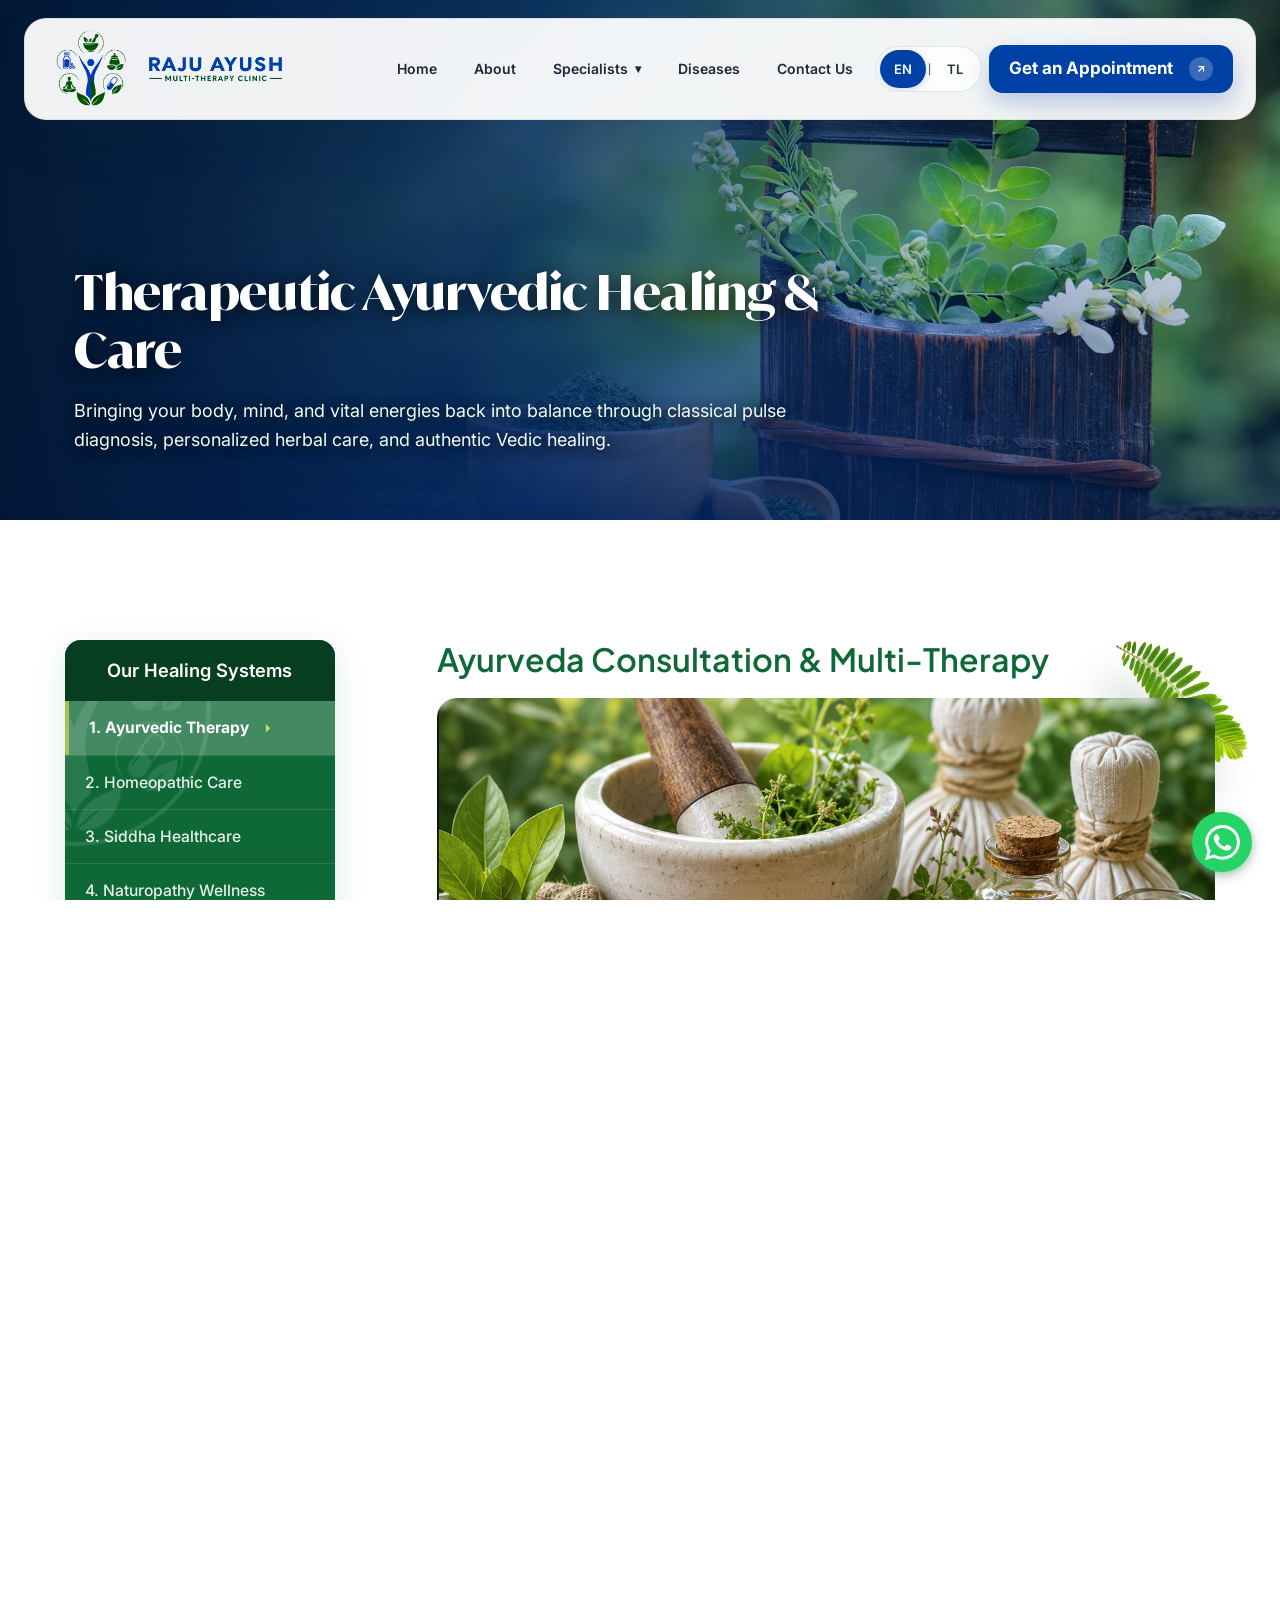
<file: ayurveda-consultation.html>
<!--
================================================================================
   ____                              _   _  __       
  / ___| _   _ _ __  _ __   ___  ___| |_(_)/ _|_   _ 
  \___ \| | | | '_ \| '_ \ / _ \/ __| __| | |_| | | |
   ___) | |_| | | | | | | |  __/ (__| |_| |  _| |_| |
  |____/ \__, |_| |_|_| |_|\___|\___|\__|_|_|  \__, |
         |___/                                 |___/ 

  ⚡ Crafted with Excellence by SYNNECTIFY
  🌐 Healthcare Digital Innovation & UI Architecture
  🏥 Raju AYUSH Hospital - Multi-Therapy Natural Healing
================================================================================
-->
<!DOCTYPE html>
<!--
========================================================================================

  ███████╗██╗   ██╗███╗   ██╗███╗   ██╗███████╗ ██████╗████████╗██╗███████╗██╗   ██╗
  ██╔════╝╚██╗ ██╔╝████╗  ██║████╗  ██║██╔════╝██╔════╝╚══██╔══╝██║██╔════╝╚██╗ ██╔╝
  ███████╗ ╚████╔╝ ██╔██╗ ██║██╔██╗ ██║█████╗  ██║        ██║   ██║█████╗   ╚████╔╝ 
  ╚════██║  ╚██╔╝  ██║╚██╗██║██║╚██╗██║██╔══╝  ██║        ██║   ██║██╔══╝    ╚██╔╝  
  ███████║   ██║   ██║ ╚████║██║ ╚████║███████╗╚██████╗   ██║   ██║██║        ██║   
  ╚══════╝   ╚═╝   ╚═╝  ╚═══╝╚═╝  ╚═══╝╚══════╝ ╚═════╝   ╚═╝   ╚═╝╚═╝        ╚═╝   

                     🚀 ARCHITECTED & CRAFTED BY SYNNECTIFY
                Next-Generation Digital Experiences & Web Engineering
========================================================================================
-->
<html lang="en" xmlns="http://www.w3.org/1999/xhtml">
<head>
    <!-- Developer Console Easter Egg -->
    <script>
    (function(){
      try {
        console.log("%c 🚀 SYNNECTIFY %c Digital Engineering & Healthcare Architecture ", "background:#0041A6; color:#ffffff; font-size:13px; font-weight:bold; padding:5px 10px; border-radius:4px 0 0 4px; font-family:monospace;", "background:#0E6937; color:#ffffff; font-size:13px; font-weight:bold; padding:5px 10px; border-radius:0 4px 4px 0; font-family:monospace;");
      } catch(e){}
    })();
    </script>

    <!-- Edge-to-Edge Full-Bleed High-Definition Favicon & Tab Icons -->
    <link rel="icon" type="image/x-icon" href="favicon.ico?v=3">
    <link rel="shortcut icon" href="favicon.ico?v=3">
    <link rel="icon" type="image/png" sizes="32x32" href="assets/images/favicon-32x32.png?v=3">
    <link rel="icon" type="image/png" sizes="16x16" href="assets/images/favicon-16x16.png?v=3">
    <link rel="icon" type="image/png" sizes="192x192" href="assets/images/favicon-192x192.png?v=3">
    <link rel="apple-touch-icon" sizes="180x180" href="assets/images/apple-touch-icon.png?v=3">

    <link rel="preload" as="image" href="./assets/images/footer-image-fast.webp" type="image/webp" media="(min-width: 769px)" fetchpriority="high">
    <link rel="preload" as="image" href="./assets/images/mobile-footer-image-fast.webp" type="image/webp" media="(max-width: 768px)" fetchpriority="high">
    <link rel="preload" as="image" href="./assets/images/footer-logo-fast2.0.webp" type="image/webp">

    <meta charset="UTF-8">
    <!-- DNS Prefetch -->
    <link rel="dns-prefetch" href="https://fonts.googleapis.com">
    <link rel="dns-prefetch" href="https://fonts.gstatic.com">
    <link rel="dns-prefetch" href="https://static.parastorage.com">
    <meta http-equiv="Content-Type" content="text/html; charset=utf-8" />
    <meta name="viewport" content="width=device-width, initial-scale=1.0, shrink-to-fit=no, maximum-scale=1.0, user-scalable=no" />

    <meta name="theme-color" content="#275F49">

    <link rel="stylesheet" href="./assets/vendor/bootstrap.min.css">

    <link rel="stylesheet preload" href="./assets/new-css/css/app.min.css" as="style">
    <link rel="stylesheet preload" href="./styles.css" as="style">
    <link rel="stylesheet" href="./assets/css/shared-home-chrome.css">
    <link rel="stylesheet" href="./assets/css/about-page.css">
    <link rel="stylesheet" href="./assets/css/mobile-menu.css">
    <link rel="stylesheet" href="./assets/css/navbar.css">
    <link rel="stylesheet" href="./assets/css/specialty-cards.css">
<style class="hide-old-nav">
/* Hide old Wix/legacy navbar */
header[id^="comp-"], [data-testid="header-wrapper"],
.wix-header, #SITE_HEADER,
[id*="SITE_HEADER"] { display: none !important; }
</style>

    <!-- ============================================================
         PRIMARY SEO & GOOGLE SEARCH CONSOLE META TAGS
         ============================================================ -->
    <title>Ayurveda Consultation & Classical Healing: Raju AYUSH Hospital</title>
    <meta name="description" content="Traditional Ayurvedic consultation, ancient pulse diagnosis (Nadi Pariksha), classical herbal medicine, and natural dosha balancing in Vijayawada.">
    <meta name="keywords" content="Ayurveda consultation Vijayawada, Nadi Pariksha pulse diagnosis, Ayurvedic clinic, dosha balancing, Vata Pitta Kapha treatment, Ayurvedic doctor Vijayawada, herbal rejuvenation, chronic disease cure">
    <meta name="author" content="Raju AYUSH Hospital - Dr. T. Raju">
    <meta name="robots" content="index, follow, max-snippet:-1, max-image-preview:large, max-video-preview:-1">
    <link rel="canonical" href="https://drraju.synnectify.com/ayurveda-consultation.html">

    <!-- Google Search Console Ownership Verification -->
    <meta name="google-site-verification" content="YOUR_GOOGLE_SEARCH_CONSOLE_VERIFICATION_CODE">

    <!-- Open Graph / Facebook / WhatsApp Preview -->
    <meta property="og:locale" content="en_IN">
    <meta property="og:type" content="website">
    <meta property="og:site_name" content="Raju AYUSH Hospital">
    <meta property="og:title" content="Ayurveda Consultation & Classical Healing: Raju AYUSH Hospital">
    <meta property="og:description" content="Traditional Ayurvedic consultation, ancient pulse diagnosis (Nadi Pariksha), classical herbal medicine, and natural dosha balancing in Vijayawada.">
    <meta property="og:url" content="https://drraju.synnectify.com/ayurveda-consultation.html">
    <meta property="og:image" content="https://drraju.synnectify.com/assets/images/logo.png">
    <meta property="og:image:alt" content="Ayurveda Consultation & Classical Healing: Raju AYUSH Hospital">

    <!-- Twitter Cards -->
    <meta name="twitter:card" content="summary_large_image">
    <meta name="twitter:title" content="Ayurveda Consultation & Classical Healing: Raju AYUSH Hospital">
    <meta name="twitter:description" content="Traditional Ayurvedic consultation, ancient pulse diagnosis (Nadi Pariksha), classical herbal medicine, and natural dosha balancing in Vijayawada.">
    <meta name="twitter:image" content="https://drraju.synnectify.com/assets/images/logo.png">

    <script type="application/ld+json">
    {
      "@context": "https://schema.org",
      "@graph": [
        {
          "@type": "MedicalProcedure",
          "name": "Ayurvedic Consultation & Classical Herbal Healing",
          "procedureType": "NonInvasiveProcedure",
          "description": "Personalized Ayurvedic consultation featuring pulse diagnosis (Nadi Pariksha), dosha balancing, dietary regimens, and classical natural herbal remedies.",
          "relevantSpecialty": { "@type": "MedicalSpecialty", "name": "Ayurveda" }
        },
        {
          "@type": "BreadcrumbList",
          "itemListElement": [
            { "@type": "ListItem", "position": 1, "name": "Home", "item": "https://drraju.synnectify.com/home.html" },
            { "@type": "ListItem", "position": 2, "name": "Ayurveda Consultation", "item": "https://drraju.synnectify.com/ayurveda-consultation.html" }
          ]
        }
      ]
    }
    </script>
    <!-- ============================================================ -->
    <!-- Google Analytics 4 (GA4) / Tag Manager Tracking Hook -->
    <script async src="https://www.googletagmanager.com/gtag/js?id=G-XXXXXXXXXX"></script>
    <script>
      window.dataLayer = window.dataLayer || [];
      function gtag(){dataLayer.push(arguments);}
      gtag('js', new Date());
      gtag('config', 'G-XXXXXXXXXX', { 'anonymize_ip': true });
    </script>
    <link rel="manifest" href="manifest.json">
    <!-- Synnectify Developer Signature -->
    <script>
      (function() {
        if (typeof console !== 'undefined' && console.log) {
          console.log(
            '%c Powered & Crafted by Synnectify %c https://synnectify.com ',
            'background:#0041A6; color:#ffffff; font-weight:bold; font-size:12px; padding:6px 12px; border-radius:4px 0 0 4px;',
            'background:#0E6937; color:#ffffff; font-size:12px; padding:6px 12px; border-radius:0 4px 4px 0;'
          );
        }
      })();
    </script>
</head>

<body>
</div>

<!-- RAJU-AYUSH-NAVBAR-START -->
    <header class="site-header" id="siteHeader">
        <nav class="ra-navbar">
            <!-- LOGO -->
            <a href="home.html" class="ra-brand" aria-label="Raju AYUSH Hospital home">
                <img src="assets/images/logo.png" alt="Raju AYUSH Hospital" class="ra-logo-icon" fetchpriority="high" decoding="async">
                <img src="assets/images/logo name.png" alt="RAJU AYUSH Multi-Therapy Clinic" class="ra-logo-name" decoding="async">
            </a>

            <!-- NAVIGATION -->
            <div class="ra-nav-links" id="raNavLinks">
                <a href="home.html" class="ra-nav-link" data-i18n="nav.home">
                    <span class="ra-roll-box"><span class="ra-roll-top">Home</span><span class="ra-roll-bottom">Home</span></span>
                </a>
                <a href="about-us.html" class="ra-nav-link" data-i18n="nav.about">
                    <span class="ra-roll-box"><span class="ra-roll-top">About</span><span class="ra-roll-bottom">About</span></span>
                </a>

                <!-- SPECIALISTS DROPDOWN -->
                <div class="ra-dropdown-wrapper">
                    <button type="button" class="ra-dropdown-trigger" id="raSpecialistsBtn" aria-expanded="false" data-i18n="nav.specialists">
                        <span class="ra-roll-box"><span class="ra-roll-top">Specialists</span><span class="ra-roll-bottom">Specialists</span></span>
                        <span class="ra-dropdown-arrow">&#x25BE;</span>
                    </button>

                    <!-- MEGA MENU (3 Columns Luxury Design) -->
                    <div class="ra-mega-menu" id="raMegaMenu">
                        <div class="ra-mega-header">
                            <h3 data-i18n="mega.title">OUR SPECIALISTS</h3>
                            <div class="ra-mega-header-line">
                                <i></i><span>&#127807;</span><i></i>
                            </div>
                        </div>

                        <div class="ra-mega-body">
                            <!-- Left Column: Herbal Imagery -->
                            <div class="ra-mega-col-visual">
                                <div class="ra-mega-img-wrap">
                                    <img src="assets/images/ayurveda-mega-visual.jpg" alt="Natural Ayurvedic Medicine & Herbs" class="ra-mega-img" loading="lazy" decoding="async">
                                    <div class="ra-mega-img-overlay">
                                        <span data-i18n="mega.visual.tag">Traditional Healing</span>
                                    </div>
                                </div>
                            </div>

                            <!-- Middle Column: 5 Therapies List -->
                            <div class="ra-mega-col-list">
                                <a href="ayurveda-consultation.html" class="ra-service-row">
                                    <span class="ra-service-arrow">&rsaquo;</span>
                                    <div class="ra-service-info">
                                        <h4 class="ra-service-title" data-i18n="mega.ayurveda">Ayurvedic Therapy</h4>
                                        <p class="ra-service-sub" data-i18n="mega.ayurveda.desc">Classical Vedic Healing</p>
                                    </div>
                                </a>
                                <a href="homeopathy.html" class="ra-service-row">
                                    <span class="ra-service-arrow">&rsaquo;</span>
                                    <div class="ra-service-info">
                                        <h4 class="ra-service-title" data-i18n="mega.homeopathy">Homeopathic Care</h4>
                                        <p class="ra-service-sub" data-i18n="mega.homeopathy.desc">Holistic &amp; Natural Treatment</p>
                                    </div>
                                </a>
                                <a href="siddha-medicine.html" class="ra-service-row">
                                    <span class="ra-service-arrow">&rsaquo;</span>
                                    <div class="ra-service-info">
                                        <h4 class="ra-service-title" data-i18n="mega.siddha">Siddha Healthcare</h4>
                                        <p class="ra-service-sub" data-i18n="mega.siddha.desc">Ancient Tamil Medical System</p>
                                    </div>
                                </a>
                                <a href="naturopathy.html" class="ra-service-row">
                                    <span class="ra-service-arrow">&rsaquo;</span>
                                    <div class="ra-service-info">
                                        <h4 class="ra-service-title" data-i18n="mega.naturopathy">Naturopathy Wellness</h4>
                                        <p class="ra-service-sub" data-i18n="mega.naturopathy.desc">Natural Healing Therapies</p>
                                    </div>
                                </a>
                                <a href="herbal-medicine.html" class="ra-service-row">
                                    <span class="ra-service-arrow">&rsaquo;</span>
                                    <div class="ra-service-info">
                                        <h4 class="ra-service-title" data-i18n="mega.herbal">Global Herbal Medicine</h4>
                                        <p class="ra-service-sub" data-i18n="mega.herbal.desc">International Quality Herbal Care</p>
                                    </div>
                                </a>
                            </div>

                            <!-- Right Column: Consultation Card with Dr. Raju -->
                            <div class="ra-mega-col-consult">
                                <div class="ra-consult-card">
                                    <div class="ra-consult-top">
                                        <div class="ra-consult-text-wrap">
                                            <h4 class="ra-consult-heading" data-i18n="mega.consult.heading">Not Sure Which Therapy Is Right For You?</h4>
                                            <p class="ra-consult-text" data-i18n="mega.consult.desc">Our senior doctors diagnose your root cause and prescribe integrated multi-therapy care for complete and lasting relief.</p>
                                        </div>
                                        <div class="ra-consult-doctor-wrap">
                                            <img src="assets/images/dr-raju.png" alt="Chief Physician Dr. T. Raju" class="ra-consult-doctor-img" loading="lazy" decoding="async">
                                        </div>
                                    </div>
                                    <div class="ra-consult-divider">
                                        <i></i><span>&#127807;</span><i></i>
                                    </div>
                                    <a href="contact-us.html#ContactSec" class="ra-consult-btn">
                                        <span data-i18n="mega.consult.btn">Book An Appointment</span>
                                        <span class="ra-btn-arrow">&rarr;</span>
                                    </a>
                                </div>
                            </div>
                        </div>

                        <!-- Bottom Philosophy Ribbon -->
                        <div class="ra-mega-bottom-bar">
                            <div class="ra-bottom-philosophy">
                                <span class="ra-bottom-leaf">&#127807;</span>
                                <span data-i18n="mega.philosophy">5 Classical Systems. Integrated Care. Holistic Healing.</span>
                            </div>
                            <a href="ayurveda-consultation.html" class="ra-bottom-explore">
                                <span data-i18n="mega.explore.btn">View all treatments and therapies</span>
                                <span class="ra-explore-arrow">&rarr;</span>
                            </a>
                        </div>
                    </div>
                </div>

                <a href="diseases.html" class="ra-nav-link" data-i18n="nav.diseases">
                    <span class="ra-roll-box"><span class="ra-roll-top">Diseases</span><span class="ra-roll-bottom">Diseases</span></span>
                </a>
                <a href="contact-us.html" class="ra-nav-link" data-i18n="nav.contact">
                    <span class="ra-roll-box"><span class="ra-roll-top">Contact Us</span><span class="ra-roll-bottom">Contact Us</span></span>
                </a>

                <!-- LANGUAGE TOGGLE (Desktop) -->
                <div class="ra-language-toggle" id="raLangToggle">
                    <button type="button" class="ra-lang-btn active" data-lang="en">EN</button>
                    <span class="ra-lang-sep">|</span>
                    <button type="button" class="ra-lang-btn" data-lang="tl">TL</button>
                </div>

                <!-- CTA -->
                <a href="contact-us.html#ContactSec" class="ra-nav-cta">
                    <span data-i18n="cta.appointment">Get an Appointment</span>
                    <span class="ra-btn-arrow"><svg viewBox="0 0 24 24"><line x1="7" y1="17" x2="17" y2="7"></line><polyline points="7 7 17 7 17 17"></polyline></svg></span>
                </a>
            </div>

            <!-- MOBILE HAMBURGER BUTTON -->
            <button class="ra-mobile-toggle" id="raMobileToggle" type="button" aria-label="Open navigation" aria-expanded="false">
                <span></span>
                <span></span>
                <span></span>
            </button>
        </nav>
    </header>
    <!-- RAJU-AYUSH-NAVBAR-END -->

    <!-- MOBILE OFF-CANVAS FULL COVER DRAWER & BACKDROP -->
    <div class="ra-mobile-backdrop" id="raMobileBackdrop"></div>
    <div class="ra-mobile-drawer" id="raMobileDrawer">
        <div class="ra-drawer-header">
            <button type="button" class="ra-drawer-close" id="raDrawerClose" aria-label="Close menu">&times;</button>
            <div class="ra-drawer-logo-wrap">
                <img src="assets/images/mobile navbar logo.png" alt="Raju AYUSH Hospital" class="ra-drawer-logo" loading="lazy" decoding="async">
            </div>
        </div>
        
        <div class="ra-drawer-body">
            <ul class="ra-drawer-menu">
                <li class="ra-drawer-item">
                    <a href="home.html" class="ra-drawer-link">
                        <span class="ra-roll-box"><span class="ra-roll-top">Home</span><span class="ra-roll-bottom">Home</span></span>
                    </a>
                </li>
                <li class="ra-drawer-item">
                    <a href="about-us.html" class="ra-drawer-link">
                        <span class="ra-roll-box"><span class="ra-roll-top">About</span><span class="ra-roll-bottom">About</span></span>
                    </a>
                </li>
                <li class="ra-drawer-item ra-drawer-has-sub" id="raMobileSpecialistsItem">
                    <button type="button" class="ra-drawer-link ra-drawer-accordion-btn" id="raMobileSpecialistsBtn" aria-expanded="false">
                        <span class="ra-roll-box"><span class="ra-roll-top">Specialists</span><span class="ra-roll-bottom">Specialists</span></span>
                        <span class="ra-drawer-chevron">&#x25BE;</span>
                    </button>
                    <ul class="ra-drawer-submenu" id="raMobileSpecialistsSub">
                        <li><a href="ayurveda-consultation.html" class="ra-drawer-sublink" data-i18n="drawer.ayurveda">&rsaquo; Ayurvedic Therapy</a></li>
                        <li><a href="homeopathy.html" class="ra-drawer-sublink" data-i18n="drawer.homeo">&rsaquo; Homeopathic Care</a></li>
                        <li><a href="siddha-medicine.html" class="ra-drawer-sublink" data-i18n="drawer.siddha">&rsaquo; Siddha Healthcare</a></li>
                        <li><a href="naturopathy.html" class="ra-drawer-sublink" data-i18n="drawer.naturopathy">&rsaquo; Naturopathy Wellness</a></li>
                        <li><a href="herbal-medicine.html" class="ra-drawer-sublink" data-i18n="drawer.herbal">&rsaquo; Global Herbal Medicine</a></li>
                    </ul>
                </li>
                <li class="ra-drawer-item">
                    <a href="diseases.html" class="ra-drawer-link">
                        <span class="ra-roll-box"><span class="ra-roll-top">Diseases</span><span class="ra-roll-bottom">Diseases</span></span>
                    </a>
                </li>
                <li class="ra-drawer-item">
                    <a href="contact-us.html" class="ra-drawer-link">
                        <span class="ra-roll-box"><span class="ra-roll-top">Contact Us</span><span class="ra-roll-bottom">Contact Us</span></span>
                    </a>
                </li>
            </ul>

            <!-- Mobile Language Selector -->
            <div class="ra-drawer-lang">
                <span class="ra-drawer-lang-label" data-i18n="drawer.langlabel">Language:</span>
                <div class="ra-drawer-lang-toggle">
                    <button type="button" class="ra-mobile-lang-btn active" data-lang="en">English</button>
                    <span class="ra-mobile-lang-sep">|</span>
                    <button type="button" class="ra-mobile-lang-btn" data-lang="tl">తెలుగు</button>
                </div>
            </div>

            <!-- Mobile Book Appointment CTA -->
            <div class="ra-drawer-cta">
                <a href="contact-us.html" class="ra-drawer-btn">
                    <span>Book Appointment</span>
                    <span class="ra-drawer-btn-arrow">&rarr;</span>
                </a>
            </div>
        </div>
    </div>

<header id="comp-mb7ogqrp" class="comp-mb7ogqrp S829f_ comp-mb7ogqrp-container"
                                            slots="[object Object]" wix="[object Object]">
                                            <section id="comp-mb7ogqrp_r_comp-mb7ogqqn" tabindex="-1"
                                                class="ke5pl1 comp-mb7ogqrp_r_comp-mb7ogqqn-container section comp-mb7ogqrp_r_comp-mb7ogqqn ke5pl1 w2JesW NXBn1M yEgiaI wixui-header undefined fwXYgt">
                                                <div id="comp-mb7ogqrp_r_comp-mdr142kt"
                                                    class="container _internalContainerRoot_ikbgu_1 builder-root theme-vars comp-mb7ogqrp_r_comp-mdr142kt">
                                                    <div class="_backgroundLayer_ikbgu_25">
                                                        <div class="builder-root comp-mb7ogqrp_r_comp-mhs1biva _background_x7ip3_1 _mask_x7ip3_35 background"
                                                            id="comp-mb7ogqrp_r_comp-mhs1biva"
                                                            data-motion-part="BG_LAYER comp-mb7ogqrp_r_comp-mhs1biva">
                                                        </div>
                                                    </div>
                                                    <div role="group"
                                                        class="comp-mb7ogqrp_r_comp-mdr142kt-container max-width-container">
                                                        
                                                        <div id="comp-mb7ogqrp_r_comp-ml7ru3yu"
                                                            class="logo-wrapper _logo_ackza_1 builder-root comp-mb7ogqrp_r_comp-ml7ru3yu">
                                                            <a href="./home.html" target="_self"
                                                                class="_linkLayer_ackza_12"><wow-image
                                                                    class="_image_8j9vj_1 "
                                                                    data-image-info="{&quot;displayMode&quot;:&quot;fit&quot;,&quot;imageData&quot;:{&quot;width&quot;:200,&quot;height&quot;:51,&quot;uri&quot;:&quot;https://static.wixstatic.com/shapes/c837a6_826a63d60f394c6c80f9069903e238b8.svg&quot;,&quot;name&quot;:&quot;logo&quot;,&quot;displayMode&quot;:&quot;fit&quot;}}"
                                                                    data-motion-part="BG_IMG undefined"
                                                                    data-bg-effect-name="" data-has-ssr-src=""
                                                                    style="--wix-img-max-width:max(200px, 100%)"><img loading="lazy"
                                                                        alt="Homepage"
                                                                        fetchpriority="high"
                                                                        src="[data-uri]"
                                                                        style="width: 79px; height: 20px; object-fit: contain; object-position: center center;" decoding="async"></wow-image></a>
                                                        </div>
                                                        <div
                                                            class="wix-presets-wrapper w-3f27c3f4-5a2b-4b2c-9b14-05d9c0c6d5ec comp-mb7ogqrp_r_comp-ml7sglw4-presets-wrapper">
                                                            <div id="comp-mb7ogqrp_r_comp-ml7sglw4"
                                                                class="builder-root comp-mb7ogqrp_r_comp-ml7sglw4 menu _animation-calm_1m6ap_8">
                                                                <div id="comp-mb7ogqrp_r_comp-ml7sglw4-menu-content">
                                                                    <nav class="_root_s6hzk_2 navbar _navbar_1b8mp_1 _ltr_1b8mp_18 wixui-horizontal-menu wixui-menu"
                                                                        data-part="navbar" data-hook="menu-root"
                                                                        aria-label="Site" dir="ltr">
                                                                        <ul class="_container_s6hzk_173 custom-navbar">
    <li class="_listItem_1ev60_1" data-part="menu-item" data-animation-name="calm" data-item-depth="0" data-animation-state="exitDone">
        <div class="_itemWrapper_1ev60_10">
            <div class="item _labelContainer_1ev60_18 wixui-horizontal-menu__item wixui-menu__item" data-part="menu-item-content" data-interactive="true">
                <a data-part="menu-item-link" href="./home.html" target="_self" class="">
                    <div class="_label_1ev60_18 wixui-horizontal-menu__item-label wixui-menu__item-label" data-part="label">Home</div>
                </a>
            </div>
        </div><span class="_divider_1ev60_224"></span>
    </li>
    <li class="_listItem_1ev60_1" data-part="menu-item" data-animation-name="calm" data-item-depth="0" data-animation-state="exitDone">
        <div class="_itemWrapper_1ev60_10">
            <div class="item _labelContainer_1ev60_18 wixui-horizontal-menu__item wixui-menu__item" data-part="menu-item-content" data-interactive="true">
                <a data-part="menu-item-link" href="./about-us.html" target="_self" class="">
                    <div class="_label_1ev60_18 wixui-horizontal-menu__item-label wixui-menu__item-label" data-part="label">About Us</div>
                </a>
            </div>
        </div><span class="_divider_1ev60_224"></span>
    </li>
    <li class="_listItem_1ev60_1 custom-dropdown" data-part="menu-item" data-animation-name="none" data-item-depth="0">
        <div class="_itemWrapper_1ev60_10">
            <div class="item _labelContainer_1ev60_18 wixui-horizontal-menu__item wixui-menu__item" data-part="menu-item-content" data-interactive="true">
                <a data-part="menu-item-link" href="./ayurveda-consultation.html" target="_self" class="">
                    <div class="_label_1ev60_18 wixui-horizontal-menu__item-label wixui-menu__item-label" data-part="label">Specialities &#9662;</div>
                </a>
            </div>
        </div>
        <ul class="dropdown-content">
            <li><a href="./ayurveda-consultation.html">Ayurveda</a></li>
            <li><a href="./homeopathy.html">Homeopathy</a></li>
            <li><a href="./siddha-medicine.html">Sidda</a></li>
            <li><a href="./naturopathy.html">Naturopathy</a></li>
            <li><a href="./herbal-medicine.html">Global Herbal Medicine</a></li>
        </ul>
        <span class="_divider_1ev60_224"></span>
    </li>
    <li class="_listItem_1ev60_1" data-part="menu-item" data-animation-name="none" data-item-depth="0">
        <div class="_itemWrapper_1ev60_10">
            <div class="item _labelContainer_1ev60_18 wixui-horizontal-menu__item wixui-menu__item" data-part="menu-item-content" data-interactive="true">
                <a data-part="menu-item-link" href="./diseases.html" target="_self" class="">
                    <div class="_label_1ev60_18 wixui-horizontal-menu__item-label wixui-menu__item-label" data-part="label">diseases</div>
                </a>
            </div>
        </div><span class="_divider_1ev60_224"></span>
    </li>
    <li class="_listItem_1ev60_1" data-part="menu-item" data-animation-name="none" data-item-depth="0">
        <div class="_itemWrapper_1ev60_10">
            <div class="item _labelContainer_1ev60_18 wixui-horizontal-menu__item wixui-menu__item" data-part="menu-item-content" data-interactive="true">
                <a data-part="menu-item-link" href="./contact-us.html" target="_self" class="">
                    <div class="_label_1ev60_18 wixui-horizontal-menu__item-label wixui-menu__item-label" data-part="label">contact us</div>
                </a>
            </div>
        </div><span class="_divider_1ev60_224"></span>
    </li>
    <li class="_listItem_1ev60_1" data-part="menu-item" data-animation-name="none" data-item-depth="0">
        <div class="_itemWrapper_1ev60_10">
            <div class="item _labelContainer_1ev60_18 wixui-horizontal-menu__item wixui-menu__item" data-part="menu-item-content" data-interactive="true">
                <a data-part="menu-item-link" href="./contact-us.html#ContactSec" target="_self" class="appointment-btn">
                    <div class="_label_1ev60_18 wixui-horizontal-menu__item-label wixui-menu__item-label" data-part="label">Get an Appointment</div>
                </a>
            </div>
        </div><span class="_divider_1ev60_224"></span>
    </li>

</ul>
                                                                        <div class="_root_12ho9_1">
                                                                            <div aria-hidden="true" aria-label="scroll"
                                                                                class="_root_107ew_1 _hidden_107ew_39 wixui-menu__scroll-button scroll-button"
                                                                                data-menu-scroll-action="page"
                                                                                data-hidden="true"
                                                                                data-part="scroll-backward-button"><span
                                                                                    class="_icon_107ew_13 wixui-menu__scroll-button-icon"><svg
                                                                                        xmlns="http://www.w3.org/2000/svg"
                                                                                        viewBox="0 0 6 12">
                                                                                        <path
                                                                                            d="M0 6L5.2 0 6 .7 1.3 6 6 11.3 5.2 12z">
                                                                                        </path>
                                                                                    </svg></span></div>
                                                                            <div aria-hidden="true" aria-label="scroll"
                                                                                class="_root_107ew_1 _hidden_107ew_39 wixui-menu__scroll-button scroll-button"
                                                                                data-menu-scroll-action="page"
                                                                                data-hidden="true"
                                                                                data-part="scroll-forward-button"><span
                                                                                    class="_icon_107ew_13 wixui-menu__scroll-button-icon"><svg
                                                                                        xmlns="http://www.w3.org/2000/svg"
                                                                                        viewBox="0 0 6 12">
                                                                                        <path
                                                                                            d="M6 6L.8 0 0 .7 4.7 6 0 11.3l.8.7z">
                                                                                        </path>
                                                                                    </svg></span></div>
                                                                        </div>
                                                                    </nav>
                                                                </div>
                                                                <nav aria-label="Site"
                                                                    class="_openButtonNavigation_15sgs_79">
                                                                    <div
                                                                        class="wix-presets-wrapper w-4190f51c-3836-49f6-8114-96219c165b29 hamburgerOpenButton-presets-wrapper">
                                                                        <button type="button"
                                                                            class="_root_hx4l0_1 hamburger-open-button _button_hx4l0_19 button _fallbackDirection_uix1w_1 wixui-button"
                                                                            data-semantic-classname="button"
                                                                            aria-label="Menu">
                                                                            <div class="_animatedIcon_jg4gf_2 animatedIcon icon animated-icon _icon_hx4l0_78"
                                                                                id="animated-icon">
                                                                                <div>
                                                                                    <svg data-bbox="20 38.844 160 122.311"
                                                                                        viewBox="0 0 200 200"
                                                                                        height="200" width="200"
                                                                                        xmlns="http://www.w3.org/2000/svg"
                                                                                        data-type="shape">
                                                                                        <g>
                                                                                            <path
                                                                                                d="M180 161.155H20v-16.988h160zm0-52.661H20V91.506h160zm0-52.662H20V38.844h160z">
                                                                                            </path>
                                                                                        </g>
                                                                                    </svg>
                                                                                </div>
                                                                            </div>
                                                                        </button>
                                                                    </div>
                                                                </nav>
                                                            </div>
                                                        </div>
                                                    </div>
                                                </div>
                                            </section>
                                        </header>

    <div class="fixedRit">
        <ul>
            <li>
                <a class="call" href="tel:9290000571" target="_blank">
                    <div class="align">
                        <svg viewBox="0 0 512 512"><path d="m368.467 512c-89.756 0-185.605-32.981-260.547-107.921-74.817-74.818-107.92-170.603-107.92-260.546 0-79.269 64.132-143.533 143.533-143.533 6.134 0 11.649 3.734 13.927 9.429l64.267 160.667c3.077 7.692-.664 16.421-8.355 19.498l-70.597 28.238c4.994 81.218 70.188 146.408 151.393 151.395l28.239-70.597c3.07-7.679 11.796-11.434 19.498-8.356l160.665 64.266c5.695 2.278 9.43 7.793 9.43 13.927 0 79.269-64.132 143.533-143.533 143.533zm-234.917-481.57c-57.448 4.971-103.55 53.145-103.55 113.103 0 90.408 35.206 175.405 99.134 239.332 63.927 63.928 148.924 99.135 239.333 99.135 59.939 0 108.129-46.076 113.104-103.55l-136.881-54.752-26.563 66.406c-2.277 5.695-7.793 9.429-13.927 9.429-105.729 0-191.733-86.004-191.733-191.717 0-6.133 3.734-11.666 9.429-13.943l66.406-26.563z"/></svg>
                    </div>
                </a>
            </li>
            <li>
                <a class="whatsapp" href="https://api.whatsapp.com/send?phone=919290000571" target="_blank">
                    <div class="align">
                        <svg viewBox="-23 -21 682 682.66669"><path d="m544.386719 93.007812c-59.875-59.945312-139.503907-92.9726558-224.335938-93.007812-174.804687 0-317.070312 142.261719-317.140625 317.113281-.023437 55.894531 14.578125 110.457031 42.332032 158.550781l-44.992188 164.335938 168.121094-44.101562c46.324218 25.269531 98.476562 38.585937 151.550781 38.601562h.132813c174.785156 0 317.066406-142.273438 317.132812-317.132812.035156-84.742188-32.921875-164.417969-92.800781-224.359376zm-224.335938 487.933594h-.109375c-47.296875-.019531-93.683594-12.730468-134.160156-36.742187l-9.621094-5.714844-99.765625 26.171875 26.628907-97.269531-6.269532-9.972657c-26.386718-41.96875-40.320312-90.476562-40.296875-140.28125.054688-145.332031 118.304688-263.570312 263.699219-263.570312 70.40625.023438 136.589844 27.476562 186.355469 77.300781s77.15625 116.050781 77.132812 186.484375c-.0625 145.34375-118.304687 263.59375-263.59375 263.59375zm144.585938-197.417968c-7.921875-3.96875-46.882813-23.132813-54.148438-25.78125-7.257812-2.644532-12.546875-3.960938-17.824219 3.96875-5.285156 7.929687-20.46875 25.78125-25.09375 31.066406-4.625 5.289062-9.242187 5.953125-17.167968 1.984375-7.925782-3.964844-33.457032-12.335938-63.726563-39.332031-23.554687-21.011719-39.457031-46.960938-44.082031-54.890626-4.617188-7.9375-.039062-11.8125 3.476562-16.171874 8.578126-10.652344 17.167969-21.820313 19.808594-27.105469 2.644532-5.289063 1.320313-9.917969-.664062-13.882813-1.976563-3.964844-17.824219-42.96875-24.425782-58.839844-6.4375-15.445312-12.964843-13.359374-17.832031-13.601562-4.617187-.230469-9.902343-.277344-15.1875-.277344-5.28125 0-13.867187 1.980469-21.132812 9.917969-7.261719 7.933594-27.730469 27.101563-27.730469 66.105469s28.394531 76.683594 32.355469 81.972656c3.960937 5.289062 55.878906 85.328125 135.367187 119.648438 18.90625 8.171874 33.664063 13.042968 45.175782 16.695312 18.984374 6.03125 36.253906 5.179688 49.910156 3.140625 15.226562-2.277344 46.878906-19.171875 53.488281-37.679687 6.601563-18.511719 6.601563-34.375 4.617187-37.683594-1.976562-3.304688-7.261718-5.285156-15.183593-9.253906zm0 0" fill-rule="evenodd"/></svg>
                    </div>
                </a>
            </li>
            <li>
                <a class="mail" href="mailto:timothiraju25@gmail.com" target="_blank">
                    <div class="align">
                        <svg viewBox="0 0 512 512"><path class="st0" d="M464,64H48C21.5,64,0,85.5,0,112v288c0,26.5,21.5,48,48,48h416c26.5,0,48-21.5,48-48V112 C512,85.5,490.5,64,464,64z M464,96c2.2,0,4.2,0.5,6.1,1.2L256,282.8L41.9,97.2c1.9-0.8,4-1.2,6.1-1.2L464,96z M464,416H48 c-8.8,0-16-7.2-16-16V131l213.5,185c3,2.6,6.8,3.9,10.5,3.9s7.5-1.3,10.5-3.9L480,131v269C480,408.8,472.8,416,464,416z"/></svg>
                    </div>
                </a>
            </li>
        </ul>
    </div>

    <div id="viewport">
        <div id="pageWrapper" class="specialitiesPage">

            <section id="PageBanner" class="Hght">
                <img class="bnnr" alt="Ayurveda Consultation &amp; Healing" src="./images/banner-images/banner-images2.jpg" loading="lazy" / decoding="async">
                <div class="BannerContent">
                    <div class="container">
                        <div class="content-wrapper">
                            <h1 class="bnrHead" data-i18n="spec.ayurveda.bnr.title">Therapeutic Ayurvedic Healing & Care</h1>
                            <div class="SubT" data-i18n="spec.ayurveda.bnr.sub">Bringing your body, mind, and vital energies back into balance through classical pulse diagnosis, personalized herbal care, and authentic Vedic healing.</div>
                        </div>
                    </div>
                </div>
            </section>

            <section id="SpecialitySec">
                <div class="container">
                    <div class="animBx anim3">
                        <img src="./assets/images/anim16.png" alt=""loading="lazy"  decoding="async">
                    </div>
                    <div class="animBx anim2">
                        <img src="./assets/images/anim15.png" alt=""loading="lazy"  decoding="async">
                    </div>

                    <div class="row">
                        
                        <div class="col-xl-3 col-lg-4">
                            <div class="lftBx">
                                <div class="accordion FilterBx" id="FltrAccord">
                                    <div class="fade1">
                                        <img src="./assets/images/fade1.png" alt=""loading="lazy"  decoding="async">
                                    </div>
                                    <div class="accordion-item">
                                        <div class="accordion-header" id="headingOne">
                                            <button class="accordion-button Title" type="button" data-bs-toggle="collapse" data-bs-target="#collapseOne" aria-expanded="true" aria-controls="collapseOne" data-i18n="specialties.sidebar.title">
                                                Our Healing Systems
                                            </button>
                                        </div>
                                        <div id="collapseOne" class="accordion-collapse collapse show" aria-labelledby="headingOne" data-bs-parent="#FltrAccord">
                                            <div class="accordion-body">
                                                <ul>
                                                    <li><a href="./ayurveda-consultation.html" class="active"><span data-i18n="specialties.sidebar.ayurveda">1. Ayurvedic Therapy</span></a></li>
                                                    <li><a href="./homeopathy.html"><span data-i18n="specialties.sidebar.homeopathy">2. Homeopathic Care</span></a></li>
                                                    <li><a href="./siddha-medicine.html"><span data-i18n="specialties.sidebar.siddha">3. Siddha Healthcare</span></a></li>
                                                    <li><a href="./naturopathy.html"><span data-i18n="specialties.sidebar.naturopathy">4. Naturopathy Wellness</span></a></li>
                                                    <li><a href="./herbal-medicine.html"><span data-i18n="specialties.sidebar.herbal">5. Global Herbal Medicine</span></a></li>
                                                </ul>
                                            </div>
                                        </div>
                                    </div>
                                </div>
                            </div>
                        </div>

                        <div class="col-xl-9 col-lg-8">
                            <div class="ritBx">
                                <div class="cMNHead">
                                    <h2 data-i18n="spec.ayurveda.head">Ayurveda Consultation &amp; Multi-Therapy</h2>
                                </div>
                                <div class="imgBx">
                                    <img src="./images/specialties/specialtie1.jpg" alt="Ayurveda Consultation & Multi-Therapy" loading="lazy" decoding="async">
                                </div>
                                <div class="specialty-text-content">
                                    
            <p>Your Ayurvedic consultation journey at Raju AYUSH Hospital begins with a comprehensive wellness and dosha evaluation using ancient Ayurvedic diagnostic principles (Nadi Pariksha / Pulse Examination, Darshana, Sparshana, and Prashna). It provides an ideal holistic approach to both acute and chronic conditions without causing any side effects.</p>
            
            <h3>Core Principles of Our Ayurvedic Treatment:</h3>
            <ul>
                <li><strong>Tridosha Evaluation:</strong> Detailed assessment of your Vata, Pitta, and Kapha imbalances to pinpoint the primary root cause of disorders.</li>
                <li><strong>Customized Herbal Formulations:</strong> Pure, classical herbal remedies prepared to restore tissue vitality (Dhatus) and eliminate metabolic toxins (Ama).</li>
                <li><strong>Nadi Pariksha (Pulse Diagnosis):</strong> Traditional pulse examination to evaluate subtle functional imbalances and organ vitality.</li>
                <li><strong>Immunity & Disease Resistance:</strong> Special emphasis on boosting innate immunity (Ojas) alongside targeted disease resolution.</li>
            </ul>

            <h3>Conditions Successfully Managed:</h3>
            <p>Digestive disorders, chronic acidity, irritable bowel syndrome, liver congestion, joint pains, osteoarthritis, rheumatoid arthritis, chronic sinusitis, migraines, eczema, psoriasis, and metabolic fatigue.</p>

            <p>Under the expert guidance of Dr. T. Raju, MD (AM) with 38+ years of experience, Ayurvedic therapies are combined synergistically with other AYUSH systems for rapid, safe, and permanent relief.</p>
        
                                </div>

                                <!-- 1. Signature Feature Cards (Notched Shape) -->
                                <div class="ra-specialty-features-wrap">
                                    <span class="ra-section-subtitle">Ayurvedic Core Pillars</span>
                                    <h3 class="ra-section-main-title">Holistic Healing Modalities</h3>
                                    <div class="ra-feature-cards-grid">
                                        <!-- Card 1 -->
                                        <div class="ra-notched-card-container">
                                            <div class="ra-notched-card">
                                                <div class="ra-card-content">
                                                    <h4 class="ra-card-title">Tridosha Balancing</h4>
                                                    <p class="ra-card-desc">Personalized assessment of Vata, Pitta & Kapha imbalances to restore biological rhythm.</p>
                                                </div>
                                                <div class="ra-card-icon-wrap">
                                                    <svg class="ra-card-icon-svg" viewBox="0 0 64 64">
                                                        <circle cx="32" cy="32" r="28" stroke-dasharray="3 3" opacity="0.4"/>
                                                        <path d="M32 10 C 20 22, 20 34, 32 46 C 44 34, 44 22, 32 10 Z"/>
                                                        <path d="M22 28 C 14 36, 18 48, 28 50 C 26 42, 24 34, 22 28 Z"/>
                                                        <path d="M42 28 C 50 36, 46 48, 36 50 C 38 42, 40 34, 42 28 Z"/>
                                                        <circle cx="32" cy="28" r="3" fill="#00A859"/>
                                                    </svg>
                                                </div>
                                            </div>
                                        </div>

                                        <!-- Card 2 -->
                                        <div class="ra-notched-card-container">
                                            <div class="ra-notched-card">
                                                <div class="ra-card-content">
                                                    <h4 class="ra-card-title">Classical Herbal Medicine</h4>
                                                    <p class="ra-card-desc">Pure, customized botanicals that neutralize cellular toxins (Ama) and revitalize organ systems.</p>
                                                </div>
                                                <div class="ra-card-icon-wrap">
                                                    <svg class="ra-card-icon-svg" viewBox="0 0 64 64">
                                                        <path d="M32 8 C 32 8, 14 26, 14 40 A 18 18 0 0 0 50 40 C 50 26, 32 8, 32 8 Z"/>
                                                        <path d="M32 20 C 32 20, 24 30, 24 38 A 8 8 0 0 0 40 38 C 40 30, 32 20, 32 20 Z"/>
                                                        <path d="M28 44 C 30 46, 34 46, 36 44"/>
                                                        <path d="M42 16 Q 48 14, 52 18 Q 50 24, 44 22"/>
                                                    </svg>
                                                </div>
                                            </div>
                                        </div>

                                        <!-- Card 3 -->
                                        <div class="ra-notched-card-container">
                                            <div class="ra-notched-card">
                                                <div class="ra-card-content">
                                                    <h4 class="ra-card-title">Pulse Diagnosis (Nadi)</h4>
                                                    <p class="ra-card-desc">Classical Nadi Pariksha detecting root health anomalies before clinical symptoms manifest.</p>
                                                </div>
                                                <div class="ra-card-icon-wrap">
                                                    <svg class="ra-card-icon-svg" viewBox="0 0 64 64">
                                                        <path d="M6 34 L 18 34 L 24 16 L 32 50 L 40 24 L 46 38 L 52 34 L 58 34"/>
                                                        <circle cx="32" cy="32" r="26" opacity="0.35"/>
                                                        <circle cx="24" cy="16" r="2.5" fill="#00A859"/>
                                                        <circle cx="32" cy="50" r="2.5" fill="#00A859"/>
                                                        <circle cx="40" cy="24" r="2.5" fill="#00A859"/>
                                                    </svg>
                                                </div>
                                            </div>
                                        </div>
                                    </div>
                                </div>

                                <!-- 2. Two-Column Benefits Section -->
                                <div class="ra-benefits-section">
                                    <div class="ra-benefits-grid">
                                        <div class="ra-benefits-img-wrap">
                                            <img src="./assets/images/ayurveda-mega-visual.jpg" alt="Key Benefits of Ayurveda" class="ra-benefits-img" loading="lazy" decoding="async">
                                        </div>
                                        <div class="ra-benefits-content">
                                            <h3>Key Health Benefits</h3>
                                            <ul class="ra-benefits-list">
                                                <li class="ra-benefits-item">
                                                    <span class="ra-benefit-check-icon">
                                                        <svg viewBox="0 0 24 24"><polyline points="20 6 9 17 4 12"></polyline></svg>
                                                    </span>
                                                    <span><strong>Eliminates Deep Cellular Toxins:</strong> Purges accumulated Ama and unblocks micro-circulatory channels (Srotas).</span>
                                                </li>
                                                <li class="ra-benefits-item">
                                                    <span class="ra-benefit-check-icon">
                                                        <svg viewBox="0 0 24 24"><polyline points="20 6 9 17 4 12"></polyline></svg>
                                                    </span>
                                                    <span><strong>Relief from Joint & Spine Pain:</strong> Effective rejuvenation for arthritis, sciatica, spondylitis, and chronic stiffness.</span>
                                                </li>
                                                <li class="ra-benefits-item">
                                                    <span class="ra-benefit-check-icon">
                                                        <svg viewBox="0 0 24 24"><polyline points="20 6 9 17 4 12"></polyline></svg>
                                                    </span>
                                                    <span><strong>Restores Digestive Vitality (Agni):</strong> Cures chronic acidity, gastric bloating, IBS, and sluggish metabolism.</span>
                                                </li>
                                                <li class="ra-benefits-item">
                                                    <span class="ra-benefit-check-icon">
                                                        <svg viewBox="0 0 24 24"><polyline points="20 6 9 17 4 12"></polyline></svg>
                                                    </span>
                                                    <span><strong>100% Side-Effect Free Immunity:</strong> Strengthens innate disease resistance and builds lasting cellular vitality (Ojas).</span>
                                                </li>
                                            </ul>
                                        </div>
                                    </div>
                                </div>

                                <!-- 3. High-Converting Specialty CTA Banner -->
                                <div class="ra-specialty-cta-banner">
                                    <div class="ra-specialty-cta-inner">
                                        <div class="ra-cta-text-col">
                                            <span class="ra-cta-badge">Holistic Ayurveda Healing</span>
                                            <h3 class="ra-cta-title">Experience Ancient Ayurvedic Pulse Diagnosis</h3>
                                            <p class="ra-cta-desc">Consult with Dr. T. Raju, MD (AM) for personalized multi-therapy treatment and comprehensive clinical care at Raju AYUSH Hospital, Vijayawada.</p>
                                        </div>
                                        <div class="ra-cta-actions-col">
                                            <a href="contact-us.html" class="ra-cta-btn-primary">
                                                <span>Book An Appointment</span>
                                                <span class="ra-cta-arrow-circle">&rarr;</span>
                                            </a>
                                            <a href="tel:9290000571" class="ra-cta-btn-secondary">
                                                <span>📞 Call Direct</span>
                                            </a>
                                        </div>
                                    </div>
                                </div>
                            </div>
                        </div>
                    </div>
                </div>
            </section>

        </div>
    </div>

    <div class="wh-footer-wrapper">
        <footer class="wh-footer">
            <picture>
                <source srcset="./assets/images/footer-image-fast.webp" type="image/webp">
                <img src="./assets/images/footer-image-fast.webp" alt="" class="wh-footer-bg" width="1600" height="533" loading="eager" decoding="async" fetchpriority="high">
            </picture>
            <picture>
                <source srcset="./assets/images/mobile-footer-image-fast.webp" type="image/webp">
                <img src="./assets/images/mobile-footer-image-fast.webp" alt="" class="wh-footer-bg-mobile" width="720" height="1080" loading="eager" decoding="async">
            </picture>
            <div class="wh-footer-container">
                <div class="wh-footer-top">
                    <!-- Column 1: Brand + Logo -->
                    <div class="wh-footer-brand">
                        <picture>
                            <source srcset="./assets/images/footer-logo-fast2.0.webp" type="image/webp">
                            <img src="./assets/images/footer-logo-fast2.0.webp" alt="Raju AYUSH Hospital" class="wh-footer-logo" width="595" height="709" loading="eager" decoding="async">
                        </picture>
                        <p data-i18n="footer.brand.desc">Providing exceptional healthcare services &amp; holistic natural healing with 38+ years of clinical expertise.</p>
                    </div>
                    <!-- Column 2: Quick Links -->
                    <div class="wh-footer-links">
                        <h3 data-i18n="footer.quicklinks">Quick Links</h3>
                        <ul>
                            <li><a href="./home.html" data-i18n="nav.home">Home</a></li>
                            <li><a href="./about-us.html" data-i18n="nav.about">About</a></li>
                            <li><a href="./diseases.html" data-i18n="nav.diseases">Diseases</a></li>
                            <li><a href="./contact-us.html" data-i18n="nav.contact">Contact Us</a></li>
                        </ul>
                    </div>
                    <!-- Column 3: Specialties -->
                    <div class="wh-footer-links">
                        <h3 data-i18n="footer.specialties">Our Specialties</h3>
                        <ul>
                            <li><a href="./homeopathy.html" data-i18n="footer.homeopathy">Homeopathic Care</a></li>
                            <li><a href="./ayurveda-consultation.html" data-i18n="footer.ayurveda">Ayurvedic Therapy</a></li>
                            <li><a href="./siddha-medicine.html" data-i18n="footer.siddha">Siddha Healthcare</a></li>
                            <li><a href="./naturopathy.html" data-i18n="footer.naturopathy">Naturopathy Wellness</a></li>
                            <li><a href="./herbal-medicine.html" data-i18n="footer.herbal">Global Herbal Medicine</a></li>
                        </ul>
                    </div>
                    <!-- Column 4: Contact + Social -->
                    <div class="wh-footer-social">
                        <h3 data-i18n="footer.contact.title">Contact Info</h3>
                        <p style="color: rgba(255,255,255,0.85); font-size: 14px; margin-bottom: 8px;" data-i18n="footer.address">Vijayawada, Andhra Pradesh</p>
                        <p style="color: rgba(255,255,255,0.85); font-size: 14px; margin-bottom: 8px;">📞 <a href="tel:+919290000571" style="color: rgba(255,255,255,0.85); text-decoration: none;">+91 92900 00571</a></p>
                        <p style="color: rgba(255,255,255,0.85); font-size: 14px; margin-bottom: 16px;">📧 info@rajuayush.com</p>
                        <div class="social-icons">
                            <a href="#" aria-label="Facebook" target="_blank" rel="noopener">
                                <svg viewBox="0 0 24 24" fill="currentColor"><path d="M24 12.073c0-6.627-5.373-12-12-12s-12 5.373-12 12c0 5.99 4.388 10.954 10.125 11.854v-8.385H7.078v-3.47h3.047V9.43c0-3.007 1.792-4.669 4.533-4.669 1.312 0 2.686.235 2.686.235v2.953H15.83c-1.491 0-1.956.925-1.956 1.874v2.25h3.328l-.532 3.47h-2.796v8.385C19.612 23.027 24 18.062 24 12.073z"/></svg>
                            </a>
                            <a href="#" aria-label="Instagram" target="_blank" rel="noopener">
                                <svg viewBox="0 0 24 24" fill="currentColor"><path d="M12 2.163c3.204 0 3.584.012 4.85.07 3.252.148 4.771 1.691 4.919 4.919.058 1.265.069 1.645.069 4.849 0 3.205-.012 3.584-.069 4.849-.149 3.225-1.664 4.771-4.919 4.919-1.266.058-1.644.07-4.85.07-3.204 0-3.584-.012-4.849-.07-3.26-.149-4.771-1.699-4.919-4.92-.058-1.265-.07-1.644-.07-4.849 0-3.204.013-3.583.07-4.849.149-3.227 1.664-4.771 4.919-4.919 1.266-.057 1.645-.069 4.849-.069zM12 0C8.741 0 8.333.014 7.053.072 2.695.272.273 2.69.073 7.052.014 8.333 0 8.741 0 12c0 3.259.014 3.668.072 4.948.2 4.358 2.618 6.78 6.98 6.98C8.333 23.986 8.741 24 12 24c3.259 0 3.668-.014 4.948-.072 4.354-.2 6.782-2.618 6.979-6.98.059-1.28.073-1.689.073-4.948 0-3.259-.014-3.667-.072-4.947-.196-4.354-2.617-6.78-6.979-6.98C15.668.014 15.259 0 12 0zm0 5.838a6.162 6.162 0 100 12.324 6.162 6.162 0 000-12.324zM12 16a4 4 0 110-8 4 4 0 010 8zm6.406-11.845a1.44 1.44 0 100 2.881 1.44 1.44 0 000-2.881z"/></svg>
                            </a>
                            <a href="#" aria-label="YouTube" target="_blank" rel="noopener">
                                <svg viewBox="0 0 24 24" fill="currentColor"><path d="M23.498 6.186a3.016 3.016 0 00-2.122-2.136C19.505 3.545 12 3.545 12 3.545s-7.505 0-9.377.505A3.017 3.017 0 00.502 6.186C0 8.07 0 12 0 12s0 3.93.502 5.814a3.016 3.016 0 002.122 2.136c1.871.505 9.376.505 9.376.505s7.505 0 9.377-.505a3.015 3.015 0 002.122-2.136C24 15.93 24 12 24 12s0-3.93-.502-5.814zM9.545 15.568V8.432L15.818 12l-6.273 3.568z"/></svg>
                            </a>
                            <a href="https://api.whatsapp.com/send?phone=919290000571" aria-label="WhatsApp" target="_blank" rel="noopener">
                                <svg viewBox="0 0 24 24" fill="currentColor"><path d="M17.472 14.382c-.297-.149-1.758-.867-2.03-.967-.273-.099-.471-.148-.67.15-.197.297-.767.966-.94 1.164-.173.199-.347.223-.644.075-.297-.15-1.255-.463-2.39-1.475-.883-.788-1.48-1.761-1.653-2.059-.173-.297-.018-.458.13-.606.134-.133.298-.347.446-.52.149-.174.198-.298.298-.497.099-.198.05-.371-.025-.52-.075-.149-.669-1.612-.916-2.207-.242-.579-.487-.5-.669-.51-.173-.008-.371-.01-.57-.01-.198 0-.52.074-.792.372-.272.297-1.04 1.016-1.04 2.479 0 1.462 1.065 2.875 1.213 3.074.149.198 2.096 3.2 5.077 4.487.709.306 1.262.489 1.694.625.712.227 1.36.195 1.871.118.571-.085 1.758-.719 2.006-1.413.248-.694.248-1.289.173-1.413-.074-.124-.272-.198-.57-.347m-5.421 7.403h-.004a9.87 9.87 0 01-5.031-1.378l-.361-.214-3.741.982.998-3.648-.235-.374a9.86 9.86 0 01-1.51-5.26c.001-5.45 4.436-9.884 9.888-9.884 2.64 0 5.122 1.03 6.988 2.898a9.825 9.825 0 012.893 6.994c-.003 5.45-4.437 9.884-9.885 9.884m8.413-18.297A11.815 11.815 0 0012.05 0C5.495 0 .16 5.335.157 11.892c0 2.096.547 4.142 1.588 5.945L.057 24l6.305-1.654a11.882 11.882 0 005.683 1.448h.005c6.554 0 11.89-5.335 11.893-11.893a11.821 11.821 0 00-3.48-8.413z"/></svg>
                            </a>
                        </div>
                    </div>
                </div>
            </div>
            <div class="wh-footer-bottom">
                <div class="wh-footer-bottom-container">
                    <p class="copyright-text" data-i18n="footer.copyright">&copy; 2026 Raju AYUSH Hospital. All rights reserved.</p>
                    <div class="footer-bottom-credits">
                        <span>Made with <svg class="wh-heart-icon" viewBox="0 0 24 24" width="14" height="14" style="display:inline-block; vertical-align:middle; margin:0 4px; flex-shrink:0;" aria-label="love"><path d="M12 21.35l-1.45-1.32C5.4 15.36 2 12.28 2 8.5 2 5.42 4.42 3 7.5 3c1.74 0 3.41.81 4.5 2.09C13.09 3.81 14.76 3 16.5 3 19.58 3 22 5.42 22 8.5c0 3.78-3.4 6.86-8.55 11.54L12 21.35z"/></svg> by <a href="https://technologies.synnectify.com" target="_blank" rel="noopener noreferrer">Synnectify Technologies</a></span>
                    </div>
                </div>
            </div>
        </footer>
    </div>

    <link rel="stylesheet" href="./assets/vendor/aos.css">

    <!-- Fast Deferred Local Scripts -->
    <script src="./assets/vendor/jquery.min.js" defer></script>
    <script src="./assets/vendor/bootstrap.bundle.min.js" defer></script>
    <script src="./assets/vendor/aos.js" defer></script>
    <script src="./assets/new-css/js/app.js" defer></script>
    <script>
    window.addEventListener('DOMContentLoaded', function() {
        if (typeof AOS !== 'undefined') {
            AOS.init({
                duration: 650,
                easing: 'ease-out-cubic',
                once: false,
                mirror: true,
                offset: 60
            });
        }
    });
    </script>
    <script>
    (function() {
        function initMobileMenu() {
            var navbar = document.querySelector('.custom-navbar') 
                || document.querySelector('._container_s6hzk_173');
            if (!navbar) return;
            if (document.querySelector('.wh-mobile-toggle')) return;
            
            var btn = document.createElement('button');
            btn.className = 'wh-mobile-toggle';
            btn.setAttribute('aria-label', 'Menu');
            btn.innerHTML = '<span></span>';
            
            var header = document.querySelector('#comp-mb7ogqrp') || document.querySelector('header');
            if (header) {
                btn.style.position = 'absolute';
                btn.style.right = '20px';
                btn.style.top = '50%';
                btn.style.transform = 'translateY(-50%)';
                header.style.position = header.style.position || 'relative';
                header.appendChild(btn);
            }
            
            var menuList = navbar.tagName === 'UL' ? navbar : navbar.querySelector('ul') || navbar;
            btn.addEventListener('click', function() {
                btn.classList.toggle('active');
                menuList.classList.toggle('mobile-open');
            });
            
            menuList.querySelectorAll('a[href]').forEach(function(link) {
                link.addEventListener('click', function() {
                    menuList.classList.remove('mobile-open');
                    btn.classList.remove('active');
                });
            });
        }
        if (document.readyState === 'loading') {
            document.addEventListener('DOMContentLoaded', initMobileMenu);
        } else {
            initMobileMenu();
        }
    })();
    </script>
<script src="./assets/js/navbar.js" defer></script>
    <script src="assets/js/i18n.js" defer></script>
    <script src="assets/js/specialty-i18n.js" defer></script>
    <script src="assets/js/page-faq.js" defer></script>
</body>

</html>
</file>
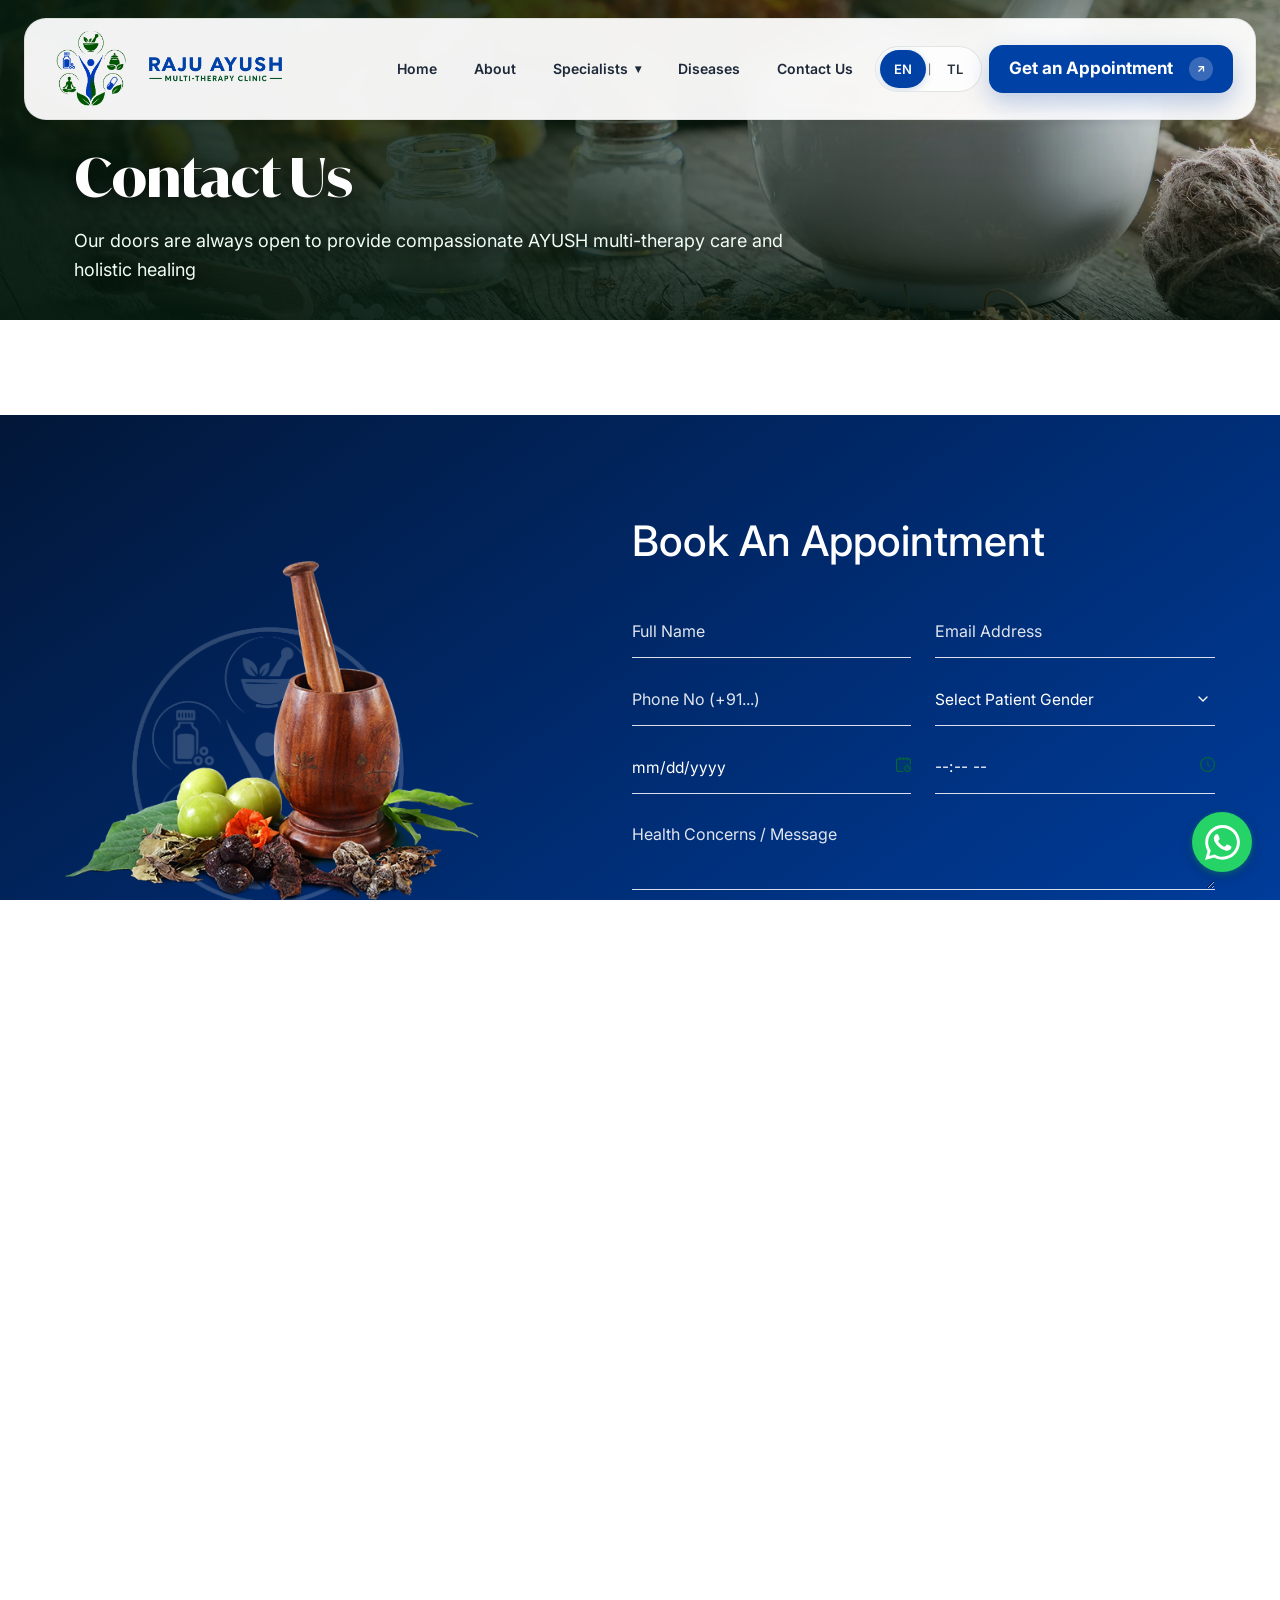
<file: contact-us.html>
<!--
================================================================================
   ____                              _   _  __       
  / ___| _   _ _ __  _ __   ___  ___| |_(_)/ _|_   _ 
  \___ \| | | | '_ \| '_ \ / _ \/ __| __| | |_| | | |
   ___) | |_| | | | | | | |  __/ (__| |_| |  _| |_| |
  |____/ \__, |_| |_|_| |_|\___|\___|\__|_|_|  \__, |
         |___/                                 |___/ 

  ⚡ Crafted with Excellence by SYNNECTIFY
  🌐 Healthcare Digital Innovation & UI Architecture
  🏥 Raju AYUSH Hospital - Multi-Therapy Natural Healing
================================================================================
-->
<!DOCTYPE html>
<!--
========================================================================================

  ███████╗██╗   ██╗███╗   ██╗███╗   ██╗███████╗ ██████╗████████╗██╗███████╗██╗   ██╗
  ██╔════╝╚██╗ ██╔╝████╗  ██║████╗  ██║██╔════╝██╔════╝╚══██╔══╝██║██╔════╝╚██╗ ██╔╝
  ███████╗ ╚████╔╝ ██╔██╗ ██║██╔██╗ ██║█████╗  ██║        ██║   ██║█████╗   ╚████╔╝ 
  ╚════██║  ╚██╔╝  ██║╚██╗██║██║╚██╗██║██╔══╝  ██║        ██║   ██║██╔══╝    ╚██╔╝  
  ███████║   ██║   ██║ ╚████║██║ ╚████║███████╗╚██████╗   ██║   ██║██║        ██║   
  ╚══════╝   ╚═╝   ╚═╝  ╚═══╝╚═╝  ╚═══╝╚══════╝ ╚═════╝   ╚═╝   ╚═╝╚═╝        ╚═╝   

                     🚀 ARCHITECTED & CRAFTED BY SYNNECTIFY
                Next-Generation Digital Experiences & Web Engineering
========================================================================================
-->
<html lang="en" xmlns="http://www.w3.org/1999/xhtml">
<head>
    <!-- Developer Console Easter Egg -->
    <script>
    (function(){
      try {
        console.log("%c 🚀 SYNNECTIFY %c Digital Engineering & Healthcare Architecture ", "background:#0041A6; color:#ffffff; font-size:13px; font-weight:bold; padding:5px 10px; border-radius:4px 0 0 4px; font-family:monospace;", "background:#0E6937; color:#ffffff; font-size:13px; font-weight:bold; padding:5px 10px; border-radius:0 4px 4px 0; font-family:monospace;");
      } catch(e){}
    })();
    </script>

    <!-- Edge-to-Edge Full-Bleed High-Definition Favicon & Tab Icons -->
    <link rel="icon" type="image/x-icon" href="favicon.ico?v=3">
    <link rel="shortcut icon" href="favicon.ico?v=3">
    <link rel="icon" type="image/png" sizes="32x32" href="assets/images/favicon-32x32.png?v=3">
    <link rel="icon" type="image/png" sizes="16x16" href="assets/images/favicon-16x16.png?v=3">
    <link rel="icon" type="image/png" sizes="192x192" href="assets/images/favicon-192x192.png?v=3">
    <link rel="apple-touch-icon" sizes="180x180" href="assets/images/apple-touch-icon.png?v=3">

    <link rel="preload" as="image" href="./assets/images/footer-image-fast.webp" type="image/webp" media="(min-width: 769px)" fetchpriority="high">
    <link rel="preload" as="image" href="./assets/images/mobile-footer-image-fast.webp" type="image/webp" media="(max-width: 768px)" fetchpriority="high">
    <link rel="preload" as="image" href="./assets/images/footer-logo-fast2.0.webp" type="image/webp">

    <meta charset="UTF-8">
    <!-- DNS Prefetch -->
    <link rel="dns-prefetch" href="https://fonts.googleapis.com">
    <link rel="dns-prefetch" href="https://fonts.gstatic.com">
    <link rel="dns-prefetch" href="https://static.parastorage.com">
    <meta http-equiv="Content-Type" content="text/html; charset=utf-8" />
    <meta name="viewport" content="width=device-width, initial-scale=1.0, shrink-to-fit=no, maximum-scale=1.0, user-scalable=no" />

    <meta name="theme-color" content="#0e6937">

    <!-- Schema.org Medical Organization & Local Business -->

    <!-- Vendor & Page Stylesheets -->
    <link rel="stylesheet" href="assets/vendor/bootstrap.min.css">
    <link rel="stylesheet preload" href="assets/new-css/css/app.min.css" as="style">
    <link rel="stylesheet preload" href="styles.css" as="style">
    <link rel="stylesheet" href="assets/css/shared-home-chrome.css">
    <link rel="stylesheet" href="assets/css/navbar.css">
    <link rel="stylesheet" href="assets/css/mobile-menu.css">
    <link rel="stylesheet" href="assets/css/contact-page.css">

    <style class="hide-old-nav">
    header[id^="comp-"], [data-testid="header-wrapper"],
    .wix-header, #SITE_HEADER,
    [id*="SITE_HEADER"] { display: none !important; }
    </style>

    <!-- ============================================================
         PRIMARY SEO & GOOGLE SEARCH CONSOLE META TAGS
         ============================================================ -->
    <title>Book Appointment & Location: Raju AYUSH Hospital Vijayawada</title>
    <meta name="description" content="Schedule a clinic consultation or book in-home healthcare visits in Vijayawada with Dr. T. Raju. Call +91 92900 00571 / +91 93986 68221 or book online.">
    <meta name="keywords" content="Book appointment Raju AYUSH Hospital, AYUSH hospital address Vijayawada, Dr T Raju phone number, home healthcare contact Vijayawada, Ayurvedic clinic Patamata, in-home doctor visit booking, Raju AYUSH consultation timings">
    <meta name="author" content="Raju AYUSH Hospital - Dr. T. Raju">
    <meta name="robots" content="index, follow, max-snippet:-1, max-image-preview:large, max-video-preview:-1">
    <link rel="canonical" href="https://drraju.synnectify.com/contact-us.html">

    <!-- Google Search Console Ownership Verification -->
    <meta name="google-site-verification" content="YOUR_GOOGLE_SEARCH_CONSOLE_VERIFICATION_CODE">

    <!-- Open Graph / Facebook / WhatsApp Preview -->
    <meta property="og:locale" content="en_IN">
    <meta property="og:type" content="website">
    <meta property="og:site_name" content="Raju AYUSH Hospital">
    <meta property="og:title" content="Book Appointment & Location: Raju AYUSH Hospital Vijayawada">
    <meta property="og:description" content="Schedule a clinic consultation or book in-home healthcare visits in Vijayawada with Dr. T. Raju. Call +91 92900 00571 / +91 93986 68221 or book online.">
    <meta property="og:url" content="https://drraju.synnectify.com/contact-us.html">
    <meta property="og:image" content="https://drraju.synnectify.com/assets/images/logo.png">
    <meta property="og:image:alt" content="Book Appointment & Location: Raju AYUSH Hospital Vijayawada">

    <!-- Twitter Cards -->
    <meta name="twitter:card" content="summary_large_image">
    <meta name="twitter:title" content="Book Appointment & Location: Raju AYUSH Hospital Vijayawada">
    <meta name="twitter:description" content="Schedule a clinic consultation or book in-home healthcare visits in Vijayawada with Dr. T. Raju. Call +91 92900 00571 / +91 93986 68221 or book online.">
    <meta name="twitter:image" content="https://drraju.synnectify.com/assets/images/logo.png">

    <script type="application/ld+json">
    {
      "@context": "https://schema.org",
      "@graph": [
        {
          "@type": "ContactPage",
          "@id": "https://drraju.synnectify.com/contact-us.html#webpage",
          "url": "https://drraju.synnectify.com/contact-us.html",
          "name": "Contact Raju AYUSH Hospital",
          "description": "Book clinic consultation or request in-home healthcare services in Vijayawada.",
          "breadcrumb": {
            "@type": "BreadcrumbList",
            "itemListElement": [
              { "@type": "ListItem", "position": 1, "name": "Home", "item": "https://drraju.synnectify.com/home.html" },
              { "@type": "ListItem", "position": 2, "name": "Contact Us", "item": "https://drraju.synnectify.com/contact-us.html" }
            ]
          }
        },
        {
          "@type": "MedicalClinic",
          "name": "Raju AYUSH Hospital",
          "telephone": ["+919290000571", "+919398668221"],
          "address": {
            "@type": "PostalAddress",
            "streetAddress": "Pantakaluva Road, New Postal Colony, 2nd Road, Patamata",
            "addressLocality": "Vijayawada",
            "addressRegion": "Andhra Pradesh",
            "postalCode": "520010",
            "addressCountry": "IN"
          },
          "geo": {
            "@type": "GeoCoordinates",
            "latitude": "16.4971",
            "longitude": "80.6554"
          },
          "openingHoursSpecification": [
            {
              "@type": "OpeningHoursSpecification",
              "dayOfWeek": ["Monday", "Tuesday", "Wednesday", "Thursday", "Friday", "Saturday"],
              "opens": "09:00",
              "closes": "20:00"
            },
            {
              "@type": "OpeningHoursSpecification",
              "dayOfWeek": "Sunday",
              "opens": "09:00",
              "closes": "14:00"
            }
          ]
        }
      ]
    }
    </script>
    <!-- ============================================================ -->
    <!-- Google Analytics 4 (GA4) / Tag Manager Tracking Hook -->
    <script async src="https://www.googletagmanager.com/gtag/js?id=G-XXXXXXXXXX"></script>
    <script>
      window.dataLayer = window.dataLayer || [];
      function gtag(){dataLayer.push(arguments);}
      gtag('js', new Date());
      gtag('config', 'G-XXXXXXXXXX', { 'anonymize_ip': true });
    </script>
    <link rel="manifest" href="manifest.json">
<style>
/* Guaranteed Royal Navy Blue Form Section */
.contactPage #ContactSec .formSec,
#ContactSec .formSec {
    background: linear-gradient(145deg, #021738 0%, #002b70 50%, #0041a6 100%) !important;
    color: #ffffff !important;
    position: relative !important;
    padding: 60px 0 80px !important;
    overflow: hidden !important;
}
.contactPage #ContactSec .formSec .ayur-cmn-head,
#ContactSec .formSec .ayur-cmn-head {
    color: #ffffff !important;
}
.contactPage #ContactSec .formSec .form-control,
#ContactSec .formSec .form-control {
    color: #ffffff !important;
    background: transparent !important;
    border: none !important;
    border-bottom: 1px solid rgba(255, 255, 255, 0.85) !important;
    border-radius: 0 !important;
    padding: 8px 0 !important;
    height: 48px !important;
    font-size: 15px !important;
}
.contactPage #ContactSec .formSec .form-control::placeholder,
#ContactSec .formSec .form-control::placeholder {
    color: rgba(255, 255, 255, 0.75) !important;
}
.contactPage #ContactSec .formSec .form-control option,
#ContactSec .formSec .form-control option {
    color: #1a251e !important;
    background: #ffffff !important;
}
</style>
</head>

<body class="contactPage">

    <!-- RAJU-AYUSH-NAVBAR-START -->
    <header class="site-header" id="siteHeader">
        <nav class="ra-navbar">
            <!-- LOGO -->
            <a href="home.html" class="ra-brand" aria-label="Raju AYUSH Hospital home">
                <img src="assets/images/logo.png" alt="Raju AYUSH Hospital" class="ra-logo-icon" fetchpriority="high" decoding="async">
                <img src="assets/images/logo name.png" alt="RAJU AYUSH Multi-Therapy Clinic" class="ra-logo-name" decoding="async">
            </a>

            <!-- NAVIGATION -->
            <div class="ra-nav-links" id="raNavLinks">
                <a href="home.html" class="ra-nav-link" data-i18n="nav.home">
                    <span class="ra-roll-box"><span class="ra-roll-top">Home</span><span class="ra-roll-bottom">Home</span></span>
                </a>
                <a href="about-us.html" class="ra-nav-link" data-i18n="nav.about">
                    <span class="ra-roll-box"><span class="ra-roll-top">About</span><span class="ra-roll-bottom">About</span></span>
                </a>

                <!-- SPECIALISTS DROPDOWN -->
                <div class="ra-dropdown-wrapper">
                    <button type="button" class="ra-dropdown-trigger" id="raSpecialistsBtn" aria-expanded="false" data-i18n="nav.specialists">
                        <span class="ra-roll-box"><span class="ra-roll-top">Specialists</span><span class="ra-roll-bottom">Specialists</span></span>
                        <span class="ra-dropdown-arrow">&#x25BE;</span>
                    </button>

                    <!-- MEGA MENU (3 Columns Luxury Design) -->
                    <div class="ra-mega-menu" id="raMegaMenu">
                        <div class="ra-mega-header">
                            <h3 data-i18n="mega.title">OUR SPECIALISTS</h3>
                            <div class="ra-mega-header-line">
                                <i></i><span>&#127807;</span><i></i>
                            </div>
                        </div>

                        <div class="ra-mega-body">
                            <!-- Left Column: Herbal Imagery -->
                            <div class="ra-mega-col-visual">
                                <div class="ra-mega-img-wrap">
                                    <img src="assets/images/ayurveda-mega-visual.jpg" alt="Natural Ayurvedic Medicine & Herbs" class="ra-mega-img" loading="lazy" decoding="async">
                                    <div class="ra-mega-img-overlay">
                                        <span data-i18n="mega.visual.tag">Traditional Healing</span>
                                    </div>
                                </div>
                            </div>

                            <!-- Middle Column: 5 Therapies List -->
                            <div class="ra-mega-col-list">
                                <a href="ayurveda-consultation.html" class="ra-service-row">
                                    <span class="ra-service-arrow">&rsaquo;</span>
                                    <div class="ra-service-info">
                                        <h4 class="ra-service-title" data-i18n="mega.ayurveda">Ayurvedic Therapy</h4>
                                        <p class="ra-service-sub" data-i18n="mega.ayurveda.desc">Classical Vedic Healing</p>
                                    </div>
                                </a>
                                <a href="homeopathy.html" class="ra-service-row">
                                    <span class="ra-service-arrow">&rsaquo;</span>
                                    <div class="ra-service-info">
                                        <h4 class="ra-service-title" data-i18n="mega.homeopathy">Homeopathic Care</h4>
                                        <p class="ra-service-sub" data-i18n="mega.homeopathy.desc">Holistic &amp; Natural Treatment</p>
                                    </div>
                                </a>
                                <a href="siddha-medicine.html" class="ra-service-row">
                                    <span class="ra-service-arrow">&rsaquo;</span>
                                    <div class="ra-service-info">
                                        <h4 class="ra-service-title" data-i18n="mega.siddha">Siddha Healthcare</h4>
                                        <p class="ra-service-sub" data-i18n="mega.siddha.desc">Ancient Tamil Medical System</p>
                                    </div>
                                </a>
                                <a href="naturopathy.html" class="ra-service-row">
                                    <span class="ra-service-arrow">&rsaquo;</span>
                                    <div class="ra-service-info">
                                        <h4 class="ra-service-title" data-i18n="mega.naturopathy">Naturopathy Wellness</h4>
                                        <p class="ra-service-sub" data-i18n="mega.naturopathy.desc">Natural Healing Therapies</p>
                                    </div>
                                </a>
                                <a href="herbal-medicine.html" class="ra-service-row">
                                    <span class="ra-service-arrow">&rsaquo;</span>
                                    <div class="ra-service-info">
                                        <h4 class="ra-service-title" data-i18n="mega.herbal">Global Herbal Medicine</h4>
                                        <p class="ra-service-sub" data-i18n="mega.herbal.desc">International Quality Herbal Care</p>
                                    </div>
                                </a>
                            </div>

                            <!-- Right Column: Consultation Card with Dr. Raju -->
                            <div class="ra-mega-col-consult">
                                <div class="ra-consult-card">
                                    <div class="ra-consult-top">
                                        <div class="ra-consult-text-wrap">
                                            <h4 class="ra-consult-heading" data-i18n="mega.consult.heading">Not Sure Which Therapy Is Right For You?</h4>
                                            <p class="ra-consult-text" data-i18n="mega.consult.desc">Our senior doctors diagnose your root cause and prescribe integrated multi-therapy care for complete and lasting relief.</p>
                                        </div>
                                        <div class="ra-consult-doctor-wrap">
                                            <img src="assets/images/dr-raju.png" alt="Chief Physician Dr. T. Raju" class="ra-consult-doctor-img" loading="lazy" decoding="async">
                                        </div>
                                    </div>
                                    <div class="ra-consult-divider">
                                        <i></i><span>&#127807;</span><i></i>
                                    </div>
                                    <a href="#ContactSec" class="ra-consult-btn">
                                        <span data-i18n="mega.consult.btn">Book An Appointment</span>
                                        <span class="ra-btn-arrow">&rarr;</span>
                                    </a>
                                </div>
                            </div>
                        </div>

                        <!-- Bottom Philosophy Ribbon -->
                        <div class="ra-mega-bottom-bar">
                            <div class="ra-bottom-philosophy">
                                <span class="ra-bottom-leaf">&#127807;</span>
                                <span data-i18n="mega.philosophy">5 Classical Systems. Integrated Care. Holistic Healing.</span>
                            </div>
                            <a href="ayurveda-consultation.html" class="ra-bottom-explore">
                                <span data-i18n="mega.explore.btn">View all treatments and therapies</span>
                                <span class="ra-explore-arrow">&rarr;</span>
                            </a>
                        </div>
                    </div>
                </div>

                <a href="diseases.html" class="ra-nav-link" data-i18n="nav.diseases">
                    <span class="ra-roll-box"><span class="ra-roll-top">Diseases</span><span class="ra-roll-bottom">Diseases</span></span>
                </a>
                <a href="contact-us.html" class="ra-nav-link" data-i18n="nav.contact">
                    <span class="ra-roll-box"><span class="ra-roll-top">Contact Us</span><span class="ra-roll-bottom">Contact Us</span></span>
                </a>

                <!-- LANGUAGE TOGGLE (Desktop) -->
                <div class="ra-language-toggle" id="raLangToggle">
                    <button type="button" class="ra-lang-btn active" data-lang="en">EN</button>
                    <span class="ra-lang-sep">|</span>
                    <button type="button" class="ra-lang-btn" data-lang="tl">TL</button>
                </div>

                <!-- CTA -->
                <a href="#ContactSec" class="ra-nav-cta">
                    <span data-i18n="cta.appointment">Get an Appointment</span>
                    <span class="ra-btn-arrow"><svg viewBox="0 0 24 24"><line x1="7" y1="17" x2="17" y2="7"></line><polyline points="7 7 17 7 17 17"></polyline></svg></span>
                </a>
            </div>

            <!-- MOBILE HAMBURGER BUTTON -->
            <button class="ra-mobile-toggle" id="raMobileToggle" type="button" aria-label="Open navigation" aria-expanded="false">
                <span></span>
                <span></span>
                <span></span>
            </button>
        </nav>
    </header>
    <!-- RAJU-AYUSH-NAVBAR-END -->

    <!-- MOBILE OFF-CANVAS FULL COVER DRAWER & BACKDROP -->
    <div class="ra-mobile-backdrop" id="raMobileBackdrop"></div>
    <div class="ra-mobile-drawer" id="raMobileDrawer">
        <div class="ra-drawer-header">
            <button type="button" class="ra-drawer-close" id="raDrawerClose" aria-label="Close menu">&times;</button>
            <div class="ra-drawer-logo-wrap">
                <img src="assets/images/mobile navbar logo.png" alt="Raju AYUSH Hospital" class="ra-drawer-logo" loading="lazy" decoding="async">
            </div>
        </div>
        
        <div class="ra-drawer-body">
            <ul class="ra-drawer-menu">
                <li class="ra-drawer-item">
                    <a href="home.html" class="ra-drawer-link">
                        <span class="ra-roll-box"><span class="ra-roll-top">Home</span><span class="ra-roll-bottom">Home</span></span>
                    </a>
                </li>
                <li class="ra-drawer-item">
                    <a href="about-us.html" class="ra-drawer-link">
                        <span class="ra-roll-box"><span class="ra-roll-top">About</span><span class="ra-roll-bottom">About</span></span>
                    </a>
                </li>
                <li class="ra-drawer-item ra-drawer-has-sub" id="raMobileSpecialistsItem">
                    <button type="button" class="ra-drawer-link ra-drawer-accordion-btn" id="raMobileSpecialistsBtn" aria-expanded="false">
                        <span class="ra-roll-box"><span class="ra-roll-top">Specialists</span><span class="ra-roll-bottom">Specialists</span></span>
                        <span class="ra-drawer-chevron">&#x25BE;</span>
                    </button>
                    <ul class="ra-drawer-submenu" id="raMobileSpecialistsSub">
                        <li><a href="ayurveda-consultation.html" class="ra-drawer-sublink" data-i18n="drawer.ayurveda">&rsaquo; Ayurvedic Therapy</a></li>
                        <li><a href="homeopathy.html" class="ra-drawer-sublink" data-i18n="drawer.homeo">&rsaquo; Homeopathic Care</a></li>
                        <li><a href="siddha-medicine.html" class="ra-drawer-sublink" data-i18n="drawer.siddha">&rsaquo; Siddha Healthcare</a></li>
                        <li><a href="naturopathy.html" class="ra-drawer-sublink" data-i18n="drawer.naturopathy">&rsaquo; Naturopathy Wellness</a></li>
                        <li><a href="herbal-medicine.html" class="ra-drawer-sublink" data-i18n="drawer.herbal">&rsaquo; Global Herbal Medicine</a></li>
                    </ul>
                </li>
                <li class="ra-drawer-item">
                    <a href="diseases.html" class="ra-drawer-link">
                        <span class="ra-roll-box"><span class="ra-roll-top">Diseases</span><span class="ra-roll-bottom">Diseases</span></span>
                    </a>
                </li>
                <li class="ra-drawer-item">
                    <a href="contact-us.html" class="ra-drawer-link">
                        <span class="ra-roll-box"><span class="ra-roll-top">Contact Us</span><span class="ra-roll-bottom">Contact Us</span></span>
                    </a>
                </li>
            </ul>

            <!-- Mobile Language Selector -->
            <div class="ra-drawer-lang">
                <span class="ra-drawer-lang-label" data-i18n="drawer.langlabel">Language:</span>
                <div class="ra-drawer-lang-toggle">
                    <button type="button" class="ra-mobile-lang-btn active" data-lang="en">English</button>
                    <span class="ra-mobile-lang-sep">|</span>
                    <button type="button" class="ra-mobile-lang-btn" data-lang="tl">తెలుగు</button>
                </div>
            </div>

            <!-- Mobile Book Appointment CTA -->
            <div class="ra-drawer-cta">
                <a href="contact-us.html" class="ra-drawer-btn">
                    <span>Book Appointment</span>
                    <span class="ra-drawer-btn-arrow">&rarr;</span>
                </a>
            </div>
        </div>
    </div>

    <div id="pageWrapper" class="contactPage">
        <!-- 1. PAGE BANNER -->
        <section id="PageBanner" class="Hght">
            <img class="bnnr" alt="Raju AYUSH Hospital Contact Banner" src="assets/images/imagefour1.webp" loading="eager" fetchpriority="high" / decoding="async">
            <div class="BannerContent">
                <div class="container">
                    <div class="content-wrapper">
                        <h1 class="bnrHead" data-i18n="contact.hero.title">Contact Us</h1>
                        <div class="SubT" data-i18n="contact.hero.subtitle">Our doors are always open to provide compassionate AYUSH multi-therapy care and holistic healing</div>
                    </div>
                </div>
            </div>
        </section>

        <!-- 2. CONTACT SECTION (Book An Appointment Form + Contact Info & Address Grid) -->
        <section id="ContactSec">
            <!-- Book An Appointment Form Section -->
            <div class="formSec">
                <div class="container">
                    <div class="row align-items-center">
                        <div class="col-lg-5 b1">
                            <div class="lftBx">
                                <div class="imgBx">
                                    <img src="assets/images/c1.png" alt="Ayurvedic Natural Preparation" class="ltImg" loading="lazy" decoding="async">
                                    <div class="bgIcon">
                                        <img src="assets/images/logo-transparent.png" alt="Leaf Watermark" loading="lazy" decoding="async">
                                    </div>
                                </div>
                            </div>
                        </div>
                        <div class="col-lg-7 b2">
                            <div class="ritBx">
                                <div class="ayur-cmn-head" data-i18n="form.title">Book An Appointment</div>
                                <form action="#" id="contactPageForm" class="contact-form" method="post">
                                    <div class="form-row">
                                        <div class="form-col-6">
                                            <div class="form-group">
                                                <input type="text" class="form-control" autocomplete="off" name="name" id="name"
                                                    data-i18n="form.name" placeholder="Full Name" pattern="[a-zA-Z\s]+" required="">
                                            </div>
                                        </div>
                                        <div class="form-col-6">
                                            <div class="form-group">
                                                <input type="email" class="form-control" autocomplete="off" name="email"
                                                    id="email" data-i18n="form.email" placeholder="Email Address" required="">
                                            </div>
                                        </div>
                                        <div class="form-col-6">
                                            <div class="form-group">
                                                <input type="tel" class="form-control" autocomplete="off" name="phone"
                                                    id="phone" data-i18n="form.phone" placeholder="Phone No (+91...)" required="">
                                            </div>
                                        </div>
                                        <div class="form-col-6">
                                            <div class="form-group">
                                                <select class="form-control" id="gender" name="gender" required="">
                                                    <option value="" data-i18n="form.gender.select">Select Patient Gender</option>
                                                    <option value="MALE" data-i18n="form.gender.male">Male</option>
                                                    <option value="FEMALE" data-i18n="form.gender.female">Female</option>
                                                    <option value="OTHER" data-i18n="form.gender.other">Other</option>
                                                </select>
                                            </div>
                                        </div>
                                        <div class="form-col-6">
                                            <div class="form-group">
                                                <input type="date" class="form-control" data-i18n="form.date" placeholder="Appointment Date"
                                                    required="" name="tdate" id="tdate">
                                            </div>
                                        </div>
                                        <div class="form-col-6">
                                            <div class="form-group">
                                                <input type="time" id="timepicker" name="timepicker" class="form-control"
                                                    data-i18n="form.time" placeholder="Appointment Time" required="">
                                            </div>
                                        </div>
                                        <div class="form-col-12">
                                            <div class="form-group">
                                                <textarea class="form-control" name="message" id="message"
                                                    data-i18n="form.message" placeholder="Health Concerns / Message" rows="3" required=""></textarea>
                                            </div>
                                        </div>
                                    </div>
                                    <button class="getApnt ayur-hoveranim" type="submit">
                                        <span data-i18n="form.submit">Get an Appointment</span>
                                        <span class="ra-btn-arrow"><svg viewBox="0 0 24 24"><line x1="7" y1="17" x2="17" y2="7"></line><polyline points="7 7 17 7 17 17"></polyline></svg></span>
                                    </button>
                                    <div class="bookemsg" id="contactFormStatus"></div>
                                </form>
                            </div>
                        </div>
                    </div>
                </div>
            </div>

            <!-- Contact Info / Address Box -->
            <div class="addRsBx">
                <div class="container">
                    <div class="animBx anim3">
                        <img src="assets/images/anim10.png" alt="Leaf Animation" loading="lazy" decoding="async">
                    </div>
                    <div class="animBx anim4">
                        <img src="assets/images/anim10.png" alt="Leaf Animation" loading="lazy" decoding="async">
                    </div>
                    <div class="DflxBx">
                        <div class="hEadBx">
                            <div class="title" data-i18n="contact.box.title">Contact Info</div>
                            <div class="bgIcon">
                                <img src="assets/images/logo-transparent.png" alt="Raju AYUSH Logo Watermark" loading="lazy" decoding="async">
                            </div>
                        </div>
                        <div class="riTBx">
                            <!-- 3 Comprehensive Info Boxes: Hospital Address & Multi-Therapy, Phone & Email, Working Hours & 24*7 Support -->
                            <div class="item">
                                <!-- Box 1: Address & Multi-Therapy Care -->
                                <div class="cmnBx">
                                    <div class="icon">
                                        <svg viewBox="0 0 24 24" fill="currentColor">
                                            <path d="M12 2C8.13 2 5 5.13 5 9c0 5.25 7 13 7 13s7-7.75 7-13c0-3.87-3.13-7-7-7zm0 9.5c-1.38 0-2.5-1.12-2.5-2.5s1.12-2.5 2.5-2.5 2.5 1.12 2.5 2.5-1.12 2.5-2.5 2.5z"/>
                                        </svg>
                                    </div>
                                    <div class="txtBx">
                                        <div class="label" data-i18n="contact.label.address">Hospital Address</div>
                                        <p>
                                             <strong>Raju AYUSH Hospital</strong><br>
                                            2nd Road, New Postal Colony, Pantakaluva Road,<br>
                                            Patamata, Vijayawada, 520010, Andhra Pradesh
                                        </p>
                                        <span class="sub-info ra-support-line">
                                            <svg viewBox="0 0 24 24" class="inline-item-icon" fill="currentColor">
                                                <path d="M19 3H5c-1.1 0-2 .9-2 2v14c0 1.1.9 2 2 2h14c1.1 0 2-.9 2-2V5c0-1.1-.9-2-2-2zm-2 10h-4v4h-2v-4H7v-2h4V7h2v4h4v2z"/>
                                            </svg>
                                            <span><strong>Multi-Therapy:</strong> AYUSH Outpatient Care</span>
                                        </span>
                                    </div>
                                </div>

                                <!-- Box 2: Phone & Email Helpline -->
                                <div class="cmnBx">
                                    <div class="icon">
                                        <svg viewBox="0 0 24 24" fill="currentColor">
                                            <path d="M6.62 10.79c1.44 2.83 3.76 5.14 6.59 6.59l2.2-2.2c.27-.27.67-.36 1.02-.24 1.12.37 2.33.57 3.57.57.55 0 1 .45 1 1V20c0 .55-.45 1-1 1-9.39 0-17-7.61-17-17 0-.55.45-1 1-1h3.5c.55 0 1 .45 1 1 0 1.25.2 2.45.57 3.57.11.35.03.74-.25 1.02l-2.2 2.2z"/>
                                        </svg>
                                    </div>
                                    <div class="txtBx">
                                        <div class="label" data-i18n="contact.label.phone">Phone &amp; Email Support</div>
                                        <a href="tel:+919290000571" class="ra-phone-link">
                                            <span class="ra-phone-num">+91 92900 00571</span>
                                            <span class="badge-tag">Direct / WhatsApp</span>
                                        </a>
                                        <a href="tel:+919398668221" class="ra-phone-link">
                                            <span class="ra-phone-num">+91 93986 68221</span>
                                            <span class="badge-tag">Reception</span>
                                        </a>
                                        <a href="mailto:info@rajuayush.com" class="ra-email-link">
                                            <svg viewBox="0 0 24 24" class="inline-item-icon" fill="currentColor">
                                                <path d="M20 4H4c-1.1 0-1.99.9-1.99 2L2 18c0 1.1.9 2 2 2h16c1.1 0 2-.9 2-2V6c0-1.1-.9-2-2-2zm0 4l-8 5-8-5V6l8 5 8-5v2z"/>
                                            </svg>
                                            <span class="sub-email">info@rajuayush.com</span>
                                        </a>
                                    </div>
                                </div>

                                <!-- Box 3: Working Hours & 24*7 Support -->
                                <div class="cmnBx">
                                    <div class="icon">
                                        <svg viewBox="0 0 24 24" fill="currentColor">
                                            <path d="M11.99 2C6.47 2 2 6.48 2 12s4.47 10 9.99 10C17.52 22 22 17.52 22 12S17.52 2 11.99 2zM12 20c-4.42 0-8-3.58-8-8s3.58-8 8-8 8 3.58 8 8-3.58 8-8 8zm.5-13H11v6l5.25 3.15.75-1.23-4.5-2.67z"/>
                                        </svg>
                                    </div>
                                    <div class="txtBx">
                                        <div class="label" data-i18n="contact.label.hours">Working Hours</div>
                                        <p>
                                            <strong>Monday to Sunday:</strong> 9:00 AM to 9:00 PM<br>
                                            <em>Prior appointments &amp; emergency outpatient care (7 days)</em>
                                        </p>
                                        <span class="sub-info ra-support-line">
                                            <svg viewBox="0 0 24 24" class="inline-item-icon" fill="currentColor">
                                                <path d="M19 3h-1V1h-2v2H8V1H6v2H5c-1.11 0-1.99.9-1.99 2L3 19c0 1.1.89 2 2 2h14c1.1 0 2-.9 2-2V5c0-1.1-.9-2-2-2zm0 16H5V8h14v11zM7 10h5v5H7z"/>
                                            </svg>
                                            <span><strong>24*7 Support:</strong> In-Clinic &amp; Video Consultations</span>
                                        </span>
                                    </div>
                                </div>
                            </div>
                        </div>
                    </div>
                </div>
            </div>
        </section>

        <!-- 3. LOCATION MAP SECTION (#mapSec) -->
        <section id="mapSec">
            <div class="container">
                <div class="MainT" data-i18n="contact.map.title">Our Location Map</div>
                <div class="mapOtBx">
                    <div class="mapBx">
                        <iframe
                            title="Raju AYUSH Hospital Location Map"
                            src="https://www.google.com/maps/embed?pb=!1m18!1m12!1m3!1d3825.4328574163934!2d80.6483561!3d16.4996452!2m3!1f0!2f0!3f0!3m2!1i1024!2i768!4f13.1!3m3!1m2!1s0x3a35fad6a236d8d9%3A0xa6ebbb56ff56f7ef!2sPatamata%2C%20Vijayawada%2C%20Andhra%20Pradesh!5e0!3m2!1sen!2sin!4v1700000000000!5m2!1sen!2sin"
                            width="100%" height="100%" style="border:0;" allowfullscreen="" loading="lazy"
                            referrerpolicy="no-referrer-when-downgrade">
                        </iframe>
                    </div>
                </div>
            </div>
        </section>
    </div>

    <!-- FOOTER -->
    <div class="wh-footer-wrapper">
        <footer class="wh-footer">
            <picture>
                <source srcset="./assets/images/footer-image-fast.webp" type="image/webp">
                <img src="./assets/images/footer-image-fast.webp" alt="" class="wh-footer-bg" width="1600" height="533" loading="eager" decoding="async" fetchpriority="high">
            </picture>
            <picture>
                <source srcset="./assets/images/mobile-footer-image-fast.webp" type="image/webp">
                <img src="./assets/images/mobile-footer-image-fast.webp" alt="" class="wh-footer-bg-mobile" width="720" height="1080" loading="eager" decoding="async">
            </picture>
            <div class="wh-footer-container">
                <div class="wh-footer-top">
                    <!-- Column 1: Brand + Logo -->
                    <div class="wh-footer-brand">
                        <picture>
                            <source srcset="./assets/images/footer-logo-fast2.0.webp" type="image/webp">
                            <img src="./assets/images/footer-logo-fast2.0.webp" alt="Raju AYUSH Hospital" class="wh-footer-logo" width="595" height="709" loading="eager" decoding="async">
                        </picture>
                        <p data-i18n="footer.brand.desc">Providing exceptional healthcare services &amp; holistic natural healing with 38+ years of clinical expertise.</p>
                    </div>
                    <!-- Column 2: Quick Links -->
                    <div class="wh-footer-links">
                        <h3 data-i18n="footer.quicklinks">Quick Links</h3>
                        <ul>
                            <li><a href="./home.html" data-i18n="nav.home">Home</a></li>
                            <li><a href="./about-us.html" data-i18n="nav.about">About</a></li>
                            <li><a href="./diseases.html" data-i18n="nav.diseases">Diseases</a></li>
                            <li><a href="./contact-us.html" data-i18n="nav.contact">Contact Us</a></li>
                        </ul>
                    </div>
                    <!-- Column 3: Specialties -->
                    <div class="wh-footer-links">
                        <h3 data-i18n="footer.specialties">Our Specialties</h3>
                        <ul>
                            <li><a href="./homeopathy.html" data-i18n="footer.homeopathy">Homeopathic Care</a></li>
                            <li><a href="./ayurveda-consultation.html" data-i18n="footer.ayurveda">Ayurvedic Therapy</a></li>
                            <li><a href="./siddha-medicine.html" data-i18n="footer.siddha">Siddha Healthcare</a></li>
                            <li><a href="./naturopathy.html" data-i18n="footer.naturopathy">Naturopathy Wellness</a></li>
                            <li><a href="./herbal-medicine.html" data-i18n="footer.herbal">Global Herbal Medicine</a></li>
                        </ul>
                    </div>
                    <!-- Column 4: Contact + Social -->
                    <div class="wh-footer-social">
                        <h3 data-i18n="footer.contact.title">Contact Info</h3>
                        <p style="color: rgba(255,255,255,0.85); font-size: 14px; margin-bottom: 8px;" data-i18n="footer.address">Vijayawada, Andhra Pradesh</p>
                        <p style="color: rgba(255,255,255,0.85); font-size: 14px; margin-bottom: 8px;">📞 <a href="tel:+919290000571" style="color: rgba(255,255,255,0.85); text-decoration: none;">+91 92900 00571</a></p>
                        <p style="color: rgba(255,255,255,0.85); font-size: 14px; margin-bottom: 16px;">📧 info@rajuayush.com</p>
                        <div class="social-icons">
                            <a href="#" aria-label="Facebook" target="_blank" rel="noopener">
                                <svg viewBox="0 0 24 24" fill="currentColor"><path d="M24 12.073c0-6.627-5.373-12-12-12s-12 5.373-12 12c0 5.99 4.388 10.954 10.125 11.854v-8.385H7.078v-3.47h3.047V9.43c0-3.007 1.792-4.669 4.533-4.669 1.312 0 2.686.235 2.686.235v2.953H15.83c-1.491 0-1.956.925-1.956 1.874v2.25h3.328l-.532 3.47h-2.796v8.385C19.612 23.027 24 18.062 24 12.073z"/></svg>
                            </a>
                            <a href="#" aria-label="Instagram" target="_blank" rel="noopener">
                                <svg viewBox="0 0 24 24" fill="currentColor"><path d="M12 2.163c3.204 0 3.584.012 4.85.07 3.252.148 4.771 1.691 4.919 4.919.058 1.265.069 1.645.069 4.849 0 3.205-.012 3.584-.069 4.849-.149 3.225-1.664 4.771-4.919 4.919-1.266.058-1.644.07-4.85.07-3.204 0-3.584-.012-4.849-.07-3.26-.149-4.771-1.699-4.919-4.92-.058-1.265-.07-1.644-.07-4.849 0-3.204.013-3.583.07-4.849.149-3.227 1.664-4.771 4.919-4.919 1.266-.057 1.645-.069 4.849-.069zM12 0C8.741 0 8.333.014 7.053.072 2.695.272.273 2.69.073 7.052.014 8.333 0 8.741 0 12c0 3.259.014 3.668.072 4.948.2 4.358 2.618 6.78 6.98 6.98C8.333 23.986 8.741 24 12 24c3.259 0 3.668-.014 4.948-.072 4.354-.2 6.782-2.618 6.979-6.98.059-1.28.073-1.689.073-4.948 0-3.259-.014-3.667-.072-4.947-.196-4.354-2.617-6.78-6.979-6.98C15.668.014 15.259 0 12 0zm0 5.838a6.162 6.162 0 100 12.324 6.162 6.162 0 000-12.324zM12 16a4 4 0 110-8 4 4 0 010 8zm6.406-11.845a1.44 1.44 0 100 2.881 1.44 1.44 0 000-2.881z"/></svg>
                            </a>
                            <a href="#" aria-label="YouTube" target="_blank" rel="noopener">
                                <svg viewBox="0 0 24 24" fill="currentColor"><path d="M23.498 6.186a3.016 3.016 0 00-2.122-2.136C19.505 3.545 12 3.545 12 3.545s-7.505 0-9.377.505A3.017 3.017 0 00.502 6.186C0 8.07 0 12 0 12s0 3.93.502 5.814a3.016 3.016 0 002.122 2.136c1.871.505 9.376.505 9.376.505s7.505 0 9.377-.505a3.015 3.015 0 002.122-2.136C24 15.93 24 12 24 12s0-3.93-.502-5.814zM9.545 15.568V8.432L15.818 12l-6.273 3.568z"/></svg>
                            </a>
                            <a href="https://api.whatsapp.com/send?phone=919290000571" aria-label="WhatsApp" target="_blank" rel="noopener">
                                <svg viewBox="0 0 24 24" fill="currentColor"><path d="M17.472 14.382c-.297-.149-1.758-.867-2.03-.967-.273-.099-.471-.148-.67.15-.197.297-.767.966-.94 1.164-.173.199-.347.223-.644.075-.297-.15-1.255-.463-2.39-1.475-.883-.788-1.48-1.761-1.653-2.059-.173-.297-.018-.458.13-.606.134-.133.298-.347.446-.52.149-.174.198-.298.298-.497.099-.198.05-.371-.025-.52-.075-.149-.669-1.612-.916-2.207-.242-.579-.487-.5-.669-.51-.173-.008-.371-.01-.57-.01-.198 0-.52.074-.792.372-.272.297-1.04 1.016-1.04 2.479 0 1.462 1.065 2.875 1.213 3.074.149.198 2.096 3.2 5.077 4.487.709.306 1.262.489 1.694.625.712.227 1.36.195 1.871.118.571-.085 1.758-.719 2.006-1.413.248-.694.248-1.289.173-1.413-.074-.124-.272-.198-.57-.347m-5.421 7.403h-.004a9.87 9.87 0 01-5.031-1.378l-.361-.214-3.741.982.998-3.648-.235-.374a9.86 9.86 0 01-1.51-5.26c.001-5.45 4.436-9.884 9.888-9.884 2.64 0 5.122 1.03 6.988 2.898a9.825 9.825 0 012.893 6.994c-.003 5.45-4.437 9.884-9.885 9.884m8.413-18.297A11.815 11.815 0 0012.05 0C5.495 0 .16 5.335.157 11.892c0 2.096.547 4.142 1.588 5.945L.057 24l6.305-1.654a11.882 11.882 0 005.683 1.448h.005c6.554 0 11.89-5.335 11.893-11.893a11.821 11.821 0 00-3.48-8.413z"/></svg>
                            </a>
                        </div>
                    </div>
                </div>
            </div>
            <div class="wh-footer-bottom">
                <div class="wh-footer-bottom-container">
                    <p class="copyright-text" data-i18n="footer.copyright">&copy; 2026 Raju AYUSH Hospital. All rights reserved.</p>
                    <div class="footer-bottom-credits">
                        <span>Made with <svg class="wh-heart-icon" viewBox="0 0 24 24" width="14" height="14" style="display:inline-block; vertical-align:middle; margin:0 4px; flex-shrink:0;" aria-label="love"><path d="M12 21.35l-1.45-1.32C5.4 15.36 2 12.28 2 8.5 2 5.42 4.42 3 7.5 3c1.74 0 3.41.81 4.5 2.09C13.09 3.81 14.76 3 16.5 3 19.58 3 22 5.42 22 8.5c0 3.78-3.4 6.86-8.55 11.54L12 21.35z"/></svg> by <a href="https://technologies.synnectify.com" target="_blank" rel="noopener noreferrer">Synnectify Technologies</a></span>
                    </div>
                </div>
            </div>
        </footer>
    </div>

    <!-- Scripts -->
    <script src="assets/vendor/jquery.min.js" defer></script>
    <script src="assets/vendor/bootstrap.bundle.min.js" defer></script>
    <script src="assets/js/navbar.js" defer></script>
    <script>
    document.addEventListener('DOMContentLoaded', function() {
        var form = document.getElementById('contactPageForm') || document.querySelector('.contact-form');
        var msgContainer = document.getElementById('contactFormStatus') || document.querySelector('.bookemsg');
        if (form) {
            var phoneInput = form.querySelector('#phone');
            if (phoneInput) {
                phoneInput.addEventListener('keypress', function (e) {
                    var charCode = e.which ? e.which : e.keyCode;
                    if (charCode > 31 && (charCode < 48 || charCode > 57) && charCode !== 43 && charCode !== 45 && charCode !== 32) {
                        e.preventDefault();
                    }
                });
            }

            form.addEventListener('submit', function(e) {
                e.preventDefault();

                var name = (form.querySelector('#name') || {}).value || '';
                var email = (form.querySelector('#email') || {}).value || '';
                var phone = (form.querySelector('#phone') || {}).value || '';
                var gender = (form.querySelector('#gender') || {}).value || '';
                var date = (form.querySelector('#tdate') || {}).value || '';
                var timeVal = (form.querySelector('#timepicker') || {}).value || '';
                var message = (form.querySelector('#message') || {}).value || '';

                var submitBtn = form.querySelector('.getApnt') || form.querySelector('button[type="submit"]');

                if (submitBtn) {
                    var originalText = submitBtn.innerHTML;
                    submitBtn.innerHTML = '<span>Connecting to WhatsApp...</span>';
                    submitBtn.style.pointerEvents = 'none';

                    var whatsappText = "*Appointment Booking Request - Raju AYUSH Hospital*\n\n" +
                        "👤 *Name:* " + name + "\n" +
                        "📞 *Phone:* " + phone + "\n" +
                        (email ? "📧 *Email:* " + email + "\n" : "") +
                        (gender ? "⚧ *Gender:* " + gender + "\n" : "") +
                        (date ? "📅 *Date:* " + date + "\n" : "") +
                        (timeVal ? "⏰ *Time:* " + timeVal + "\n" : "") +
                        (message ? "💬 *Message / Symptoms:* " + message + "\n" : "");

                    var targetNumber = "919290000571";
                    var whatsappUrl = "https://api.whatsapp.com/send?phone=" + targetNumber + "&text=" + encodeURIComponent(whatsappText);

                    setTimeout(function () {
                        submitBtn.innerHTML = originalText;
                        submitBtn.style.pointerEvents = 'auto';

                        if (msgContainer) {
                            msgContainer.style.display = 'block';
                            msgContainer.className = 'bookemsg success';
                            msgContainer.textContent = '✓ Thank you! Opening WhatsApp to connect with Raju AYUSH Hospital...';
                            setTimeout(function () {
                                msgContainer.textContent = '';
                                msgContainer.style.display = 'none';
                            }, 6000);
                        }

                        // Open WhatsApp
                        window.open(whatsappUrl, '_blank');

                        form.reset();
                    }, 800);
                }
            });
        }
    });
    </script>
    <script src="assets/js/i18n.js" defer></script>
    <script src="assets/js/inner-page-i18n.js" defer></script>
    <script src="assets/js/page-faq.js" defer></script>
</body>
</html>
</file>
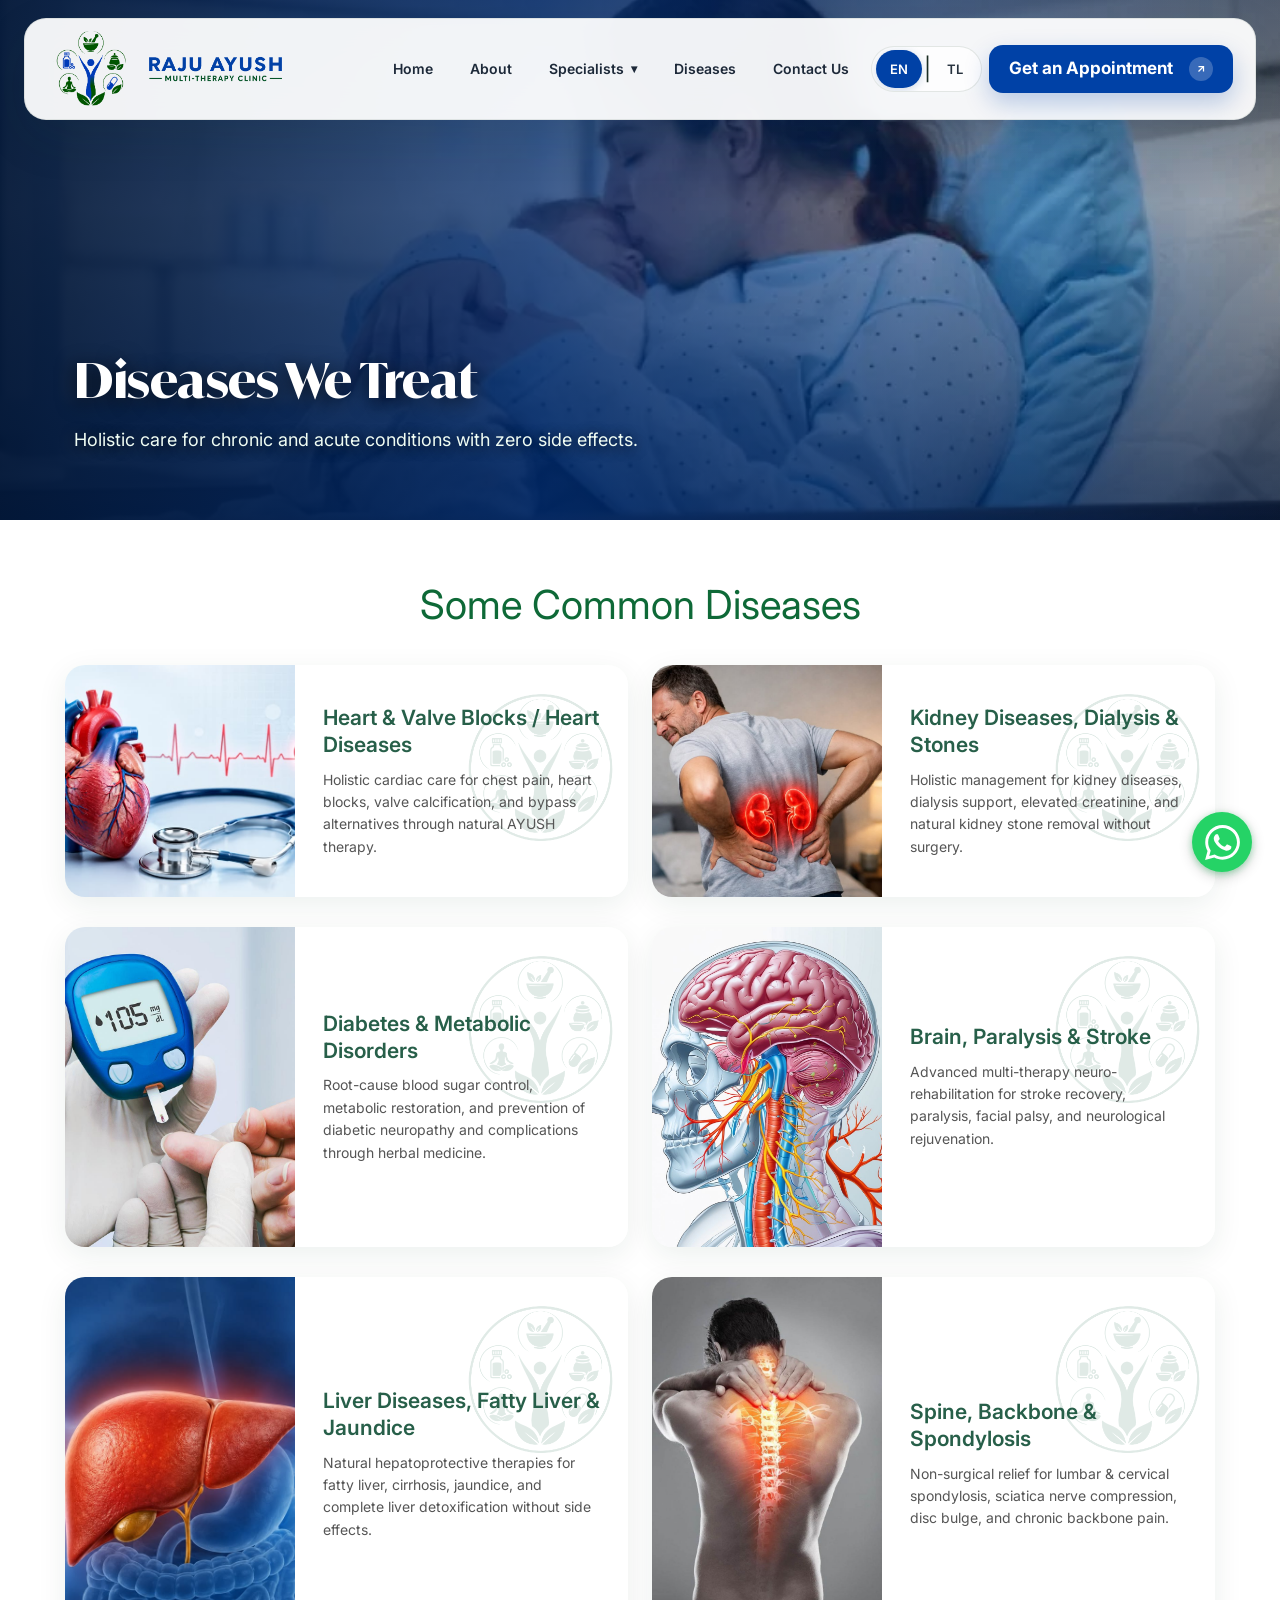
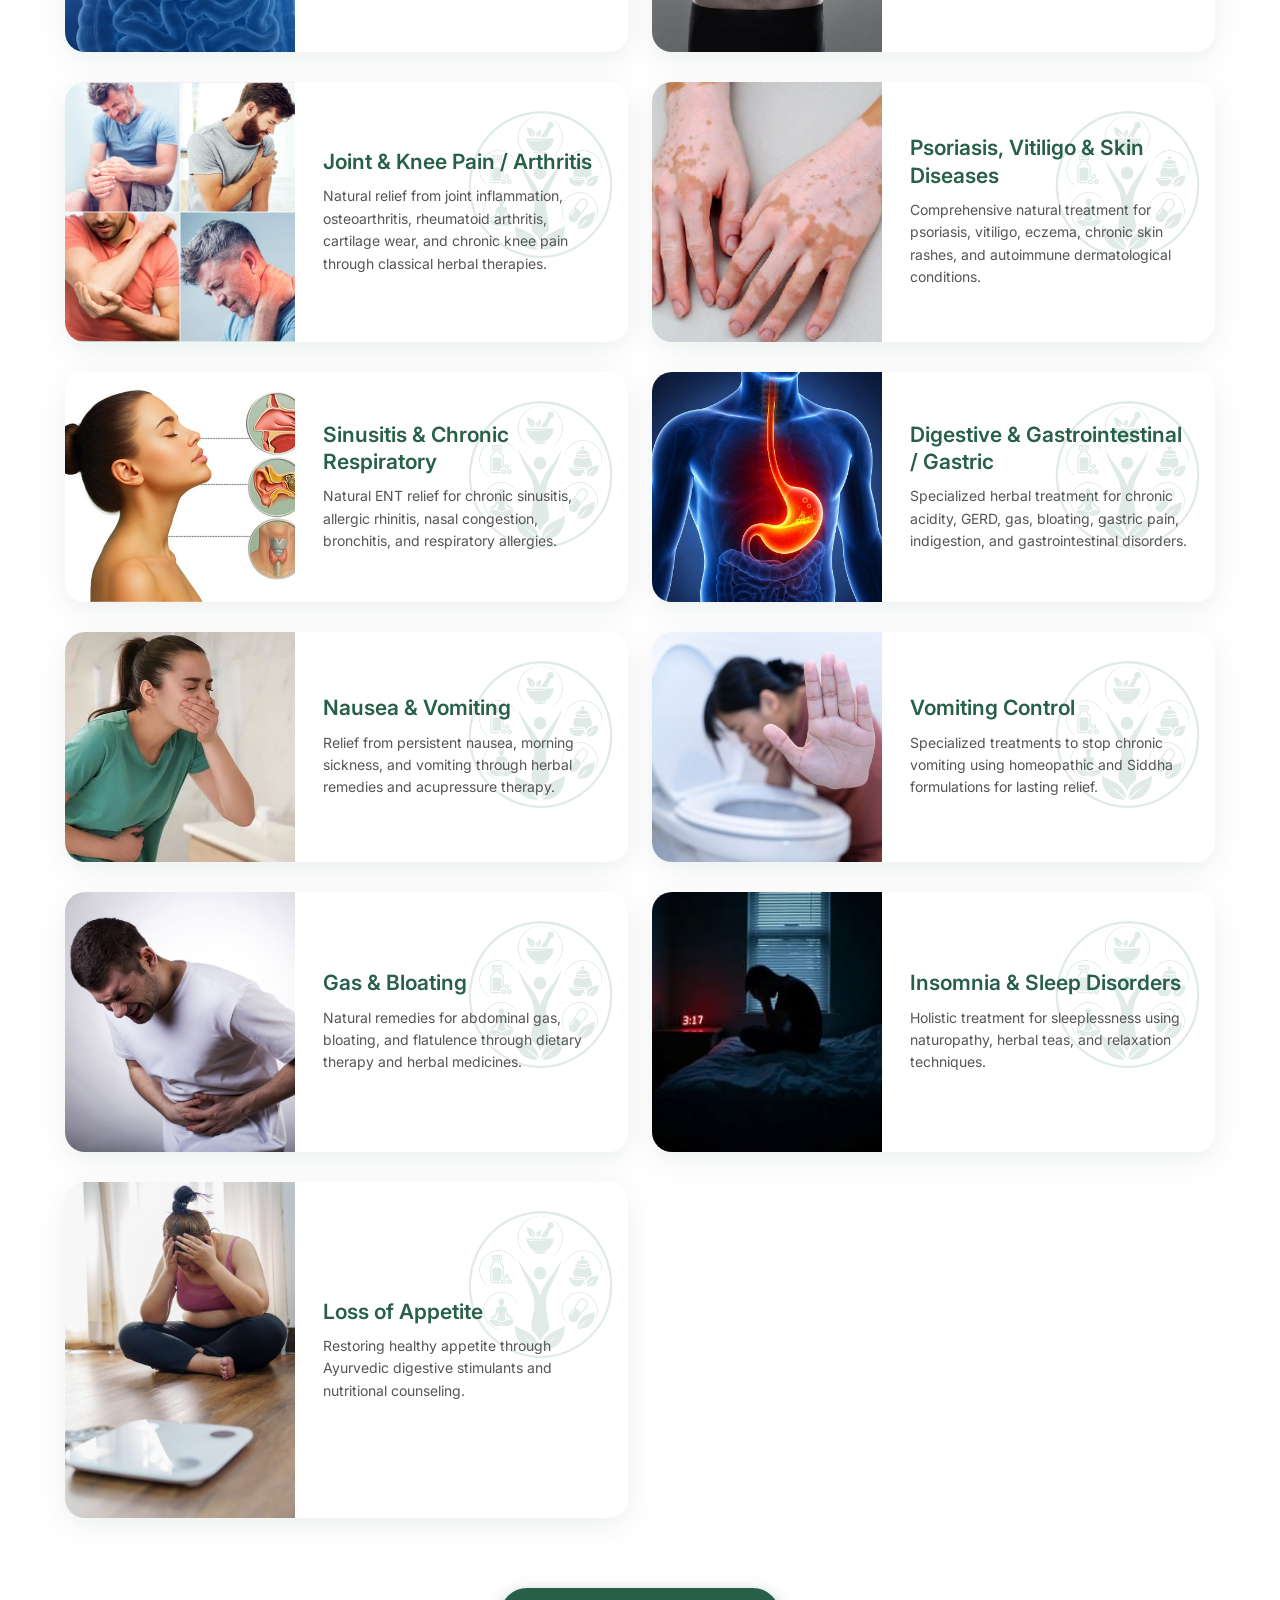
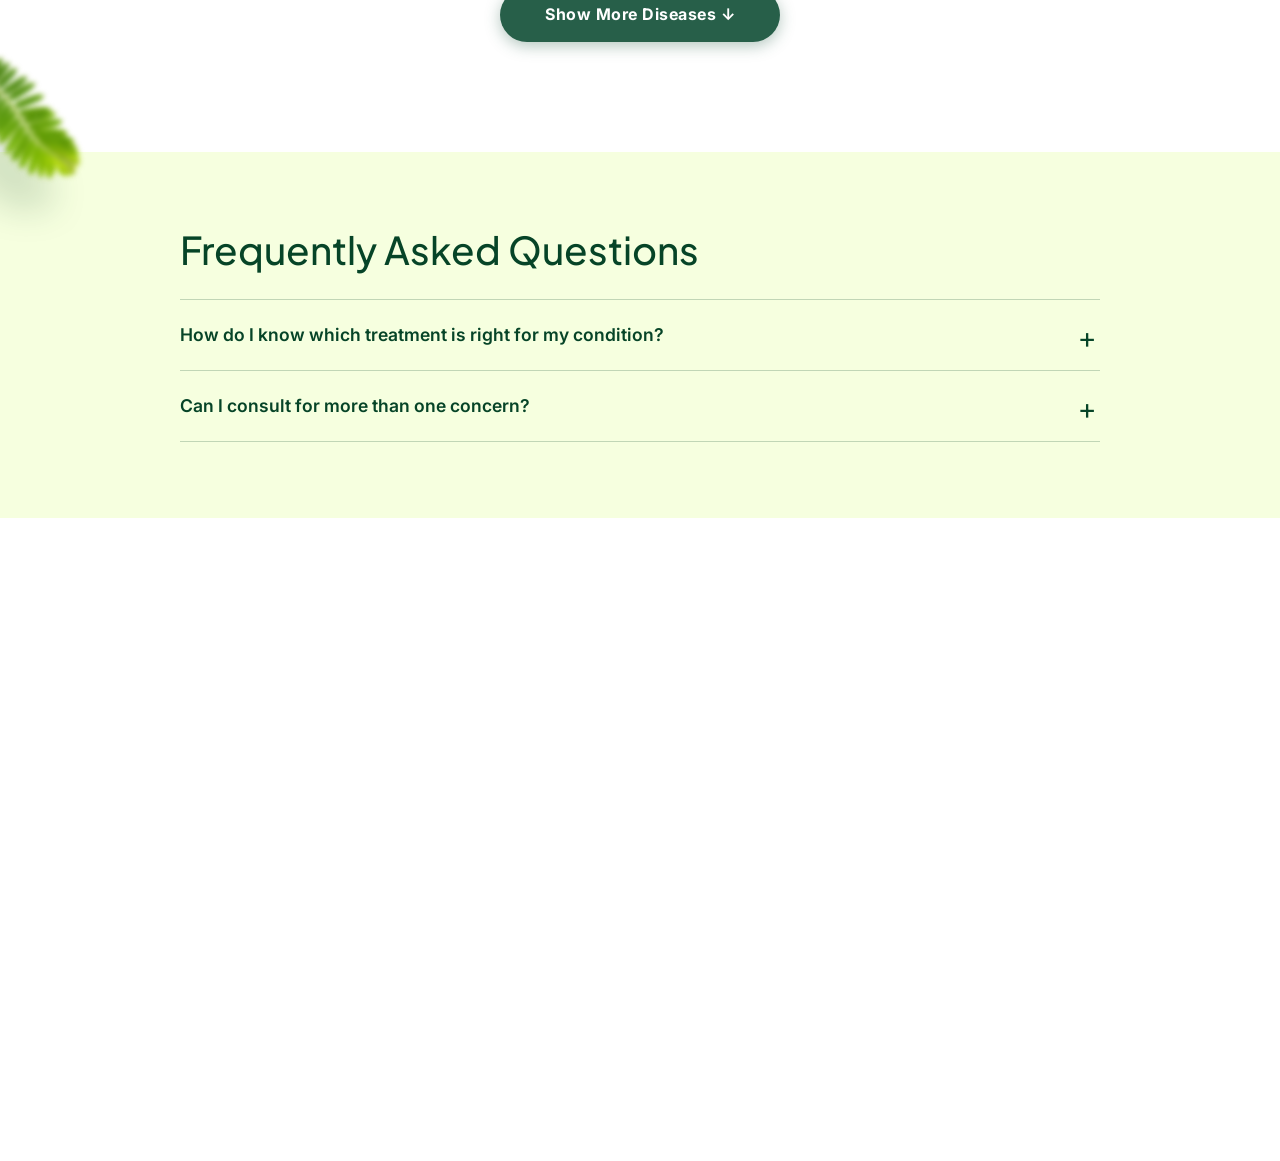
<file: diseases.html>
<!--
================================================================================
   ____                              _   _  __       
  / ___| _   _ _ __  _ __   ___  ___| |_(_)/ _|_   _ 
  \___ \| | | | '_ \| '_ \ / _ \/ __| __| | |_| | | |
   ___) | |_| | | | | | | |  __/ (__| |_| |  _| |_| |
  |____/ \__, |_| |_|_| |_|\___|\___|\__|_|_|  \__, |
         |___/                                 |___/ 

  ⚡ Crafted with Excellence by SYNNECTIFY
  🌐 Healthcare Digital Innovation & UI Architecture
  🏥 Raju AYUSH Hospital - Multi-Therapy Natural Healing
================================================================================
-->
<!DOCTYPE html>
<!--
========================================================================================

  ███████╗██╗   ██╗███╗   ██╗███╗   ██╗███████╗ ██████╗████████╗██╗███████╗██╗   ██╗
  ██╔════╝╚██╗ ██╔╝████╗  ██║████╗  ██║██╔════╝██╔════╝╚══██╔══╝██║██╔════╝╚██╗ ██╔╝
  ███████╗ ╚████╔╝ ██╔██╗ ██║██╔██╗ ██║█████╗  ██║        ██║   ██║█████╗   ╚████╔╝ 
  ╚════██║  ╚██╔╝  ██║╚██╗██║██║╚██╗██║██╔══╝  ██║        ██║   ██║██╔══╝    ╚██╔╝  
  ███████║   ██║   ██║ ╚████║██║ ╚████║███████╗╚██████╗   ██║   ██║██║        ██║   
  ╚══════╝   ╚═╝   ╚═╝  ╚═══╝╚═╝  ╚═══╝╚══════╝ ╚═════╝   ╚═╝   ╚═╝╚═╝        ╚═╝   

                     🚀 ARCHITECTED & CRAFTED BY SYNNECTIFY
                Next-Generation Digital Experiences & Web Engineering
========================================================================================
-->

<html lang="en" xmlns="http://www.w3.org/1999/xhtml">

<head>
    <!-- Developer Console Easter Egg -->
    <script>
    (function(){
      try {
        console.log("%c 🚀 SYNNECTIFY %c Digital Engineering & Healthcare Architecture ", "background:#0041A6; color:#ffffff; font-size:13px; font-weight:bold; padding:5px 10px; border-radius:4px 0 0 4px; font-family:monospace;", "background:#0E6937; color:#ffffff; font-size:13px; font-weight:bold; padding:5px 10px; border-radius:0 4px 4px 0; font-family:monospace;");
      } catch(e){}
    })();
    </script>

    <!-- Edge-to-Edge Full-Bleed High-Definition Favicon & Tab Icons -->
    <link rel="icon" type="image/x-icon" href="favicon.ico?v=3">
    <link rel="shortcut icon" href="favicon.ico?v=3">
    <link rel="icon" type="image/png" sizes="32x32" href="assets/images/favicon-32x32.png?v=3">
    <link rel="icon" type="image/png" sizes="16x16" href="assets/images/favicon-16x16.png?v=3">
    <link rel="icon" type="image/png" sizes="192x192" href="assets/images/favicon-192x192.png?v=3">
    <link rel="apple-touch-icon" sizes="180x180" href="assets/images/apple-touch-icon.png?v=3">

    <link rel="preload" as="image" href="./assets/images/footer-image-fast.webp" type="image/webp" media="(min-width: 769px)" fetchpriority="high">
    <link rel="preload" as="image" href="./assets/images/mobile-footer-image-fast.webp" type="image/webp" media="(max-width: 768px)" fetchpriority="high">
    <link rel="preload" as="image" href="./assets/images/footer-logo-fast2.0.webp" type="image/webp">

    <meta charset="UTF-8">
    <!-- DNS Prefetch -->
    <link rel="dns-prefetch" href="https://fonts.googleapis.com">
    <link rel="dns-prefetch" href="https://fonts.gstatic.com">
    <link rel="dns-prefetch" href="https://static.parastorage.com">

    <meta http-equiv="Content-Type" content="text/html; charset=utf-8" />

    <meta name="viewport"

        content="width=device-width, initial-scale=1.0, shrink-to-fit=no, initial-scale=1.0, maximum-scale=1.0, user-scalable=no" />

    <meta name="theme-color" content="#0e6937">

    <meta name="facebook-domain-verification" content="4n4g9sohugzlejpv5k4zm0ma34wua3" />

    <link rel="stylesheet" href="./assets/vendor/bootstrap.min.css">

    <link rel="stylesheet preload" href="./assets/new-css/css/app.min.css" as="style">

    <link rel="stylesheet preload" href="./assets/new-css/css/style.css" as="style">

<meta name="csrf-param" content="_csrf-frontend">
    <meta name="csrf-token" content="7khYqzZKLHJcQvQjWfTk037YROb8KjMfgx81Sjun0a-_DQDucBBJXx8AvUwNotfmBOkFga1GV33XT18uU-KD_A==">

    <link rel="stylesheet" href="./assets/css/shared-home-chrome.css">
    <link rel="stylesheet" href="./assets/css/about-page.css">
    <link rel="stylesheet" href="./assets/css/mobile-menu.css">
<link rel="preload" as="image" href="./assets/images/specialtie11.webp" fetchpriority="high">
<style>
/* Lucide Arrow Up-Right Universal Micro-Animation */
.lucide-arrow-up-right, .arrow-tail-icon svg {
    transition: transform 0.28s cubic-bezier(0.16, 1, 0.3, 1) !important;
    display: inline-block !important;
    vertical-align: middle !important;
}
a:hover .lucide-arrow-up-right,
button:hover .lucide-arrow-up-right,
.secondary-button:hover .arrow-tail-icon svg,
.appointment-btn:hover .lucide-arrow-up-right,
.header-cta:hover .lucide-arrow-up-right {
    transform: translate(3px, -3px) !important;
}
</style>
<link rel="stylesheet" href="assets/css/navbar.css">
<style class="hide-old-nav">
/* Hide old Wix/legacy navbar */
header[id^="comp-"], [data-testid="header-wrapper"],
.wix-header, #SITE_HEADER,
[id*="SITE_HEADER"] { display: none !important; }
</style>

    <!-- ============================================================
         PRIMARY SEO & GOOGLE SEARCH CONSOLE META TAGS
         ============================================================ -->
    <title>Conditions & Diseases We Treat: Raju AYUSH Hospital</title>
    <meta name="description" content="Natural, root-cause healing for 30+ conditions: Joint Pain, Arthritis, Diabetes, Skin Disorders, Asthma, Thyroid, Kidney, Liver & Chronic Illness.">
    <meta name="keywords" content="Diseases treated Raju AYUSH, arthritis natural cure, diabetes ayurveda treatment, psoriasis homeopathy, asthma herbal treatment, thyroid natural healing, kidney disease AYUSH, liver detox Vijayawada, joint pain relief, digestive problems cure, chronic disease treatment without surgery">
    <meta name="author" content="Raju AYUSH Hospital - Dr. T. Raju">
    <meta name="robots" content="index, follow, max-snippet:-1, max-image-preview:large, max-video-preview:-1">
    <link rel="canonical" href="https://drraju.synnectify.com/diseases.html">

    <!-- Google Search Console Ownership Verification -->
    <meta name="google-site-verification" content="YOUR_GOOGLE_SEARCH_CONSOLE_VERIFICATION_CODE">

    <!-- Open Graph / Facebook / WhatsApp Preview -->
    <meta property="og:locale" content="en_IN">
    <meta property="og:type" content="website">
    <meta property="og:site_name" content="Raju AYUSH Hospital">
    <meta property="og:title" content="Conditions & Diseases We Treat: Raju AYUSH Hospital">
    <meta property="og:description" content="Natural, root-cause healing for 30+ conditions: Joint Pain, Arthritis, Diabetes, Skin Disorders, Asthma, Thyroid, Kidney, Liver & Chronic Illness.">
    <meta property="og:url" content="https://drraju.synnectify.com/diseases.html">
    <meta property="og:image" content="https://drraju.synnectify.com/assets/images/logo.png">
    <meta property="og:image:alt" content="Conditions & Diseases We Treat: Raju AYUSH Hospital">

    <!-- Twitter Cards -->
    <meta name="twitter:card" content="summary_large_image">
    <meta name="twitter:title" content="Conditions & Diseases We Treat: Raju AYUSH Hospital">
    <meta name="twitter:description" content="Natural, root-cause healing for 30+ conditions: Joint Pain, Arthritis, Diabetes, Skin Disorders, Asthma, Thyroid, Kidney, Liver & Chronic Illness.">
    <meta name="twitter:image" content="https://drraju.synnectify.com/assets/images/logo.png">

    <script type="application/ld+json">
    {
      "@context": "https://schema.org",
      "@graph": [
        {
          "@type": "MedicalWebPage",
          "@id": "https://drraju.synnectify.com/diseases.html#webpage",
          "url": "https://drraju.synnectify.com/diseases.html",
          "name": "Conditions & Diseases Treated at Raju AYUSH Hospital",
          "description": "Root-cause natural treatments for over 30 acute and chronic medical conditions using 5 AYUSH modalities.",
          "breadcrumb": {
            "@type": "BreadcrumbList",
            "itemListElement": [
              { "@type": "ListItem", "position": 1, "name": "Home", "item": "https://drraju.synnectify.com/home.html" },
              { "@type": "ListItem", "position": 2, "name": "Diseases We Treat", "item": "https://drraju.synnectify.com/diseases.html" }
            ]
          }
        }
      ]
    }
    </script>
    <!-- ============================================================ -->
    <!-- Google Analytics 4 (GA4) / Tag Manager Tracking Hook -->
    <script async src="https://www.googletagmanager.com/gtag/js?id=G-XXXXXXXXXX"></script>
    <script>
      window.dataLayer = window.dataLayer || [];
      function gtag(){dataLayer.push(arguments);}
      gtag('js', new Date());
      gtag('config', 'G-XXXXXXXXXX', { 'anonymize_ip': true });
    </script>
    <link rel="manifest" href="manifest.json">
    <!-- Synnectify Developer Signature -->
    <script>
      (function() {
        if (typeof console !== 'undefined' && console.log) {
          console.log(
            '%c Powered & Crafted by Synnectify %c https://synnectify.com ',
            'background:#0041A6; color:#ffffff; font-weight:bold; font-size:12px; padding:6px 12px; border-radius:4px 0 0 4px;',
            'background:#0E6937; color:#ffffff; font-size:12px; padding:6px 12px; border-radius:0 4px 4px 0;'
          );
        }
      })();
    </script>
</head>

<body>
</div>

<!-- RAJU-AYUSH-NAVBAR-START -->
    <header class="site-header" id="siteHeader">
        <nav class="ra-navbar">
            <!-- LOGO -->
            <a href="home.html" class="ra-brand" aria-label="Raju AYUSH Hospital home">
                <img src="assets/images/logo.png" alt="Raju AYUSH Hospital" class="ra-logo-icon" fetchpriority="high" decoding="async">
                <img src="assets/images/logo name.png" alt="RAJU AYUSH Multi-Therapy Clinic" class="ra-logo-name" decoding="async">
            </a>

            <!-- NAVIGATION -->
            <div class="ra-nav-links" id="raNavLinks">
                <a href="home.html" class="ra-nav-link" data-i18n="nav.home">
                    <span class="ra-roll-box"><span class="ra-roll-top">Home</span><span class="ra-roll-bottom">Home</span></span>
                </a>
                <a href="about-us.html" class="ra-nav-link" data-i18n="nav.about">
                    <span class="ra-roll-box"><span class="ra-roll-top">About</span><span class="ra-roll-bottom">About</span></span>
                </a>

                <!-- SPECIALISTS DROPDOWN -->
                <div class="ra-dropdown-wrapper">
                    <button type="button" class="ra-dropdown-trigger" id="raSpecialistsBtn" aria-expanded="false" data-i18n="nav.specialists">
                        <span class="ra-roll-box"><span class="ra-roll-top">Specialists</span><span class="ra-roll-bottom">Specialists</span></span>
                        <span class="ra-dropdown-arrow">&#x25BE;</span>
                    </button>

                    <!-- MEGA MENU (3 Columns Luxury Design) -->
                    <div class="ra-mega-menu" id="raMegaMenu">
                        <div class="ra-mega-header">
                            <h3 data-i18n="mega.title">OUR SPECIALISTS</h3>
                            <div class="ra-mega-header-line">
                                <i></i><span>&#127807;</span><i></i>
                            </div>
                        </div>

                        <div class="ra-mega-body">
                            <!-- Left Column: Herbal Imagery -->
                            <div class="ra-mega-col-visual">
                                <div class="ra-mega-img-wrap">
                                    <img src="assets/images/ayurveda-mega-visual.jpg" alt="Natural Ayurvedic Medicine & Herbs" class="ra-mega-img" loading="lazy" decoding="async">
                                    <div class="ra-mega-img-overlay">
                                        <span data-i18n="mega.visual.tag">Traditional Healing</span>
                                    </div>
                                </div>
                            </div>

                            <!-- Middle Column: 5 Therapies List -->
                            <div class="ra-mega-col-list">
                                <a href="ayurveda-consultation.html" class="ra-service-row">
                                    <span class="ra-service-arrow">&rsaquo;</span>
                                    <div class="ra-service-info">
                                        <h4 class="ra-service-title" data-i18n="mega.ayurveda">Ayurvedic Therapy</h4>
                                        <p class="ra-service-sub" data-i18n="mega.ayurveda.desc">Classical Vedic Healing</p>
                                    </div>
                                </a>
                                <a href="homeopathy.html" class="ra-service-row">
                                    <span class="ra-service-arrow">&rsaquo;</span>
                                    <div class="ra-service-info">
                                        <h4 class="ra-service-title" data-i18n="mega.homeopathy">Homeopathic Care</h4>
                                        <p class="ra-service-sub" data-i18n="mega.homeopathy.desc">Holistic &amp; Natural Treatment</p>
                                    </div>
                                </a>
                                <a href="siddha-medicine.html" class="ra-service-row">
                                    <span class="ra-service-arrow">&rsaquo;</span>
                                    <div class="ra-service-info">
                                        <h4 class="ra-service-title" data-i18n="mega.siddha">Siddha Healthcare</h4>
                                        <p class="ra-service-sub" data-i18n="mega.siddha.desc">Ancient Tamil Medical System</p>
                                    </div>
                                </a>
                                <a href="naturopathy.html" class="ra-service-row">
                                    <span class="ra-service-arrow">&rsaquo;</span>
                                    <div class="ra-service-info">
                                        <h4 class="ra-service-title" data-i18n="mega.naturopathy">Naturopathy Wellness</h4>
                                        <p class="ra-service-sub" data-i18n="mega.naturopathy.desc">Natural Healing Therapies</p>
                                    </div>
                                </a>
                                <a href="herbal-medicine.html" class="ra-service-row">
                                    <span class="ra-service-arrow">&rsaquo;</span>
                                    <div class="ra-service-info">
                                        <h4 class="ra-service-title" data-i18n="mega.herbal">Global Herbal Medicine</h4>
                                        <p class="ra-service-sub" data-i18n="mega.herbal.desc">International Quality Herbal Care</p>
                                    </div>
                                </a>
                            </div>

                            <!-- Right Column: Consultation Card with Dr. Raju -->
                            <div class="ra-mega-col-consult">
                                <div class="ra-consult-card">
                                    <div class="ra-consult-top">
                                        <div class="ra-consult-text-wrap">
                                            <h4 class="ra-consult-heading" data-i18n="mega.consult.heading">Not Sure Which Therapy Is Right For You?</h4>
                                            <p class="ra-consult-text" data-i18n="mega.consult.desc">Our senior doctors diagnose your root cause and prescribe integrated multi-therapy care for complete and lasting relief.</p>
                                        </div>
                                        <div class="ra-consult-doctor-wrap">
                                            <img src="assets/images/dr-raju.png" alt="Chief Physician Dr. T. Raju" class="ra-consult-doctor-img" loading="lazy" decoding="async">
                                        </div>
                                    </div>
                                    <div class="ra-consult-divider">
                                        <i></i><span>&#127807;</span><i></i>
                                    </div>
                                    <a href="contact-us.html#ContactSec" class="ra-consult-btn">
                                        <span data-i18n="mega.consult.btn">Book An Appointment</span>
                                        <span class="ra-btn-arrow">&rarr;</span>
                                    </a>
                                </div>
                            </div>
                        </div>

                        <!-- Bottom Philosophy Ribbon -->
                        <div class="ra-mega-bottom-bar">
                            <div class="ra-bottom-philosophy">
                                <span class="ra-bottom-leaf">&#127807;</span>
                                <span data-i18n="mega.philosophy">5 Classical Systems. Integrated Care. Holistic Healing.</span>
                            </div>
                            <a href="ayurveda-consultation.html" class="ra-bottom-explore">
                                <span data-i18n="mega.explore.btn">View all treatments and therapies</span>
                                <span class="ra-explore-arrow">&rarr;</span>
                            </a>
                        </div>
                    </div>
                </div>

                <a href="diseases.html" class="ra-nav-link" data-i18n="nav.diseases">
                    <span class="ra-roll-box"><span class="ra-roll-top">Diseases</span><span class="ra-roll-bottom">Diseases</span></span>
                </a>
                <a href="contact-us.html" class="ra-nav-link" data-i18n="nav.contact">
                    <span class="ra-roll-box"><span class="ra-roll-top">Contact Us</span><span class="ra-roll-bottom">Contact Us</span></span>
                </a>

                <!-- LANGUAGE TOGGLE (Desktop) -->
                <div class="ra-language-toggle" id="raLangToggle">
                    <button type="button" class="ra-lang-btn active" data-lang="en">EN</button>
                    <span class="ra-lang-sep">|</span>
                    <button type="button" class="ra-lang-btn" data-lang="tl">TL</button>
                </div>

                <!-- CTA -->
                <a href="contact-us.html#ContactSec" class="ra-nav-cta">
                    <span data-i18n="cta.appointment">Get an Appointment</span>
                    <span class="ra-btn-arrow"><svg viewBox="0 0 24 24"><line x1="7" y1="17" x2="17" y2="7"></line><polyline points="7 7 17 7 17 17"></polyline></svg></span>
                </a>
            </div>

            <!-- MOBILE HAMBURGER BUTTON -->
            <button class="ra-mobile-toggle" id="raMobileToggle" type="button" aria-label="Open navigation" aria-expanded="false">
                <span></span>
                <span></span>
                <span></span>
            </button>
        </nav>
    </header>
    <!-- RAJU-AYUSH-NAVBAR-END -->

    <!-- MOBILE OFF-CANVAS FULL COVER DRAWER & BACKDROP -->
    <div class="ra-mobile-backdrop" id="raMobileBackdrop"></div>
    <div class="ra-mobile-drawer" id="raMobileDrawer">
        <div class="ra-drawer-header">
            <button type="button" class="ra-drawer-close" id="raDrawerClose" aria-label="Close menu">&times;</button>
            <div class="ra-drawer-logo-wrap">
                <img src="assets/images/mobile navbar logo.png" alt="Raju AYUSH Hospital" class="ra-drawer-logo" loading="lazy" decoding="async">
            </div>
        </div>
        
        <div class="ra-drawer-body">
            <ul class="ra-drawer-menu">
                <li class="ra-drawer-item">
                    <a href="home.html" class="ra-drawer-link">
                        <span class="ra-roll-box"><span class="ra-roll-top">Home</span><span class="ra-roll-bottom">Home</span></span>
                    </a>
                </li>
                <li class="ra-drawer-item">
                    <a href="about-us.html" class="ra-drawer-link">
                        <span class="ra-roll-box"><span class="ra-roll-top">About</span><span class="ra-roll-bottom">About</span></span>
                    </a>
                </li>
                <li class="ra-drawer-item ra-drawer-has-sub" id="raMobileSpecialistsItem">
                    <button type="button" class="ra-drawer-link ra-drawer-accordion-btn" id="raMobileSpecialistsBtn" aria-expanded="false">
                        <span class="ra-roll-box"><span class="ra-roll-top">Specialists</span><span class="ra-roll-bottom">Specialists</span></span>
                        <span class="ra-drawer-chevron">&#x25BE;</span>
                    </button>
                    <ul class="ra-drawer-submenu" id="raMobileSpecialistsSub">
                        <li><a href="ayurveda-consultation.html" class="ra-drawer-sublink" data-i18n="drawer.ayurveda">&rsaquo; Ayurvedic Therapy</a></li>
                        <li><a href="homeopathy.html" class="ra-drawer-sublink" data-i18n="drawer.homeo">&rsaquo; Homeopathic Care</a></li>
                        <li><a href="siddha-medicine.html" class="ra-drawer-sublink" data-i18n="drawer.siddha">&rsaquo; Siddha Healthcare</a></li>
                        <li><a href="naturopathy.html" class="ra-drawer-sublink" data-i18n="drawer.naturopathy">&rsaquo; Naturopathy Wellness</a></li>
                        <li><a href="herbal-medicine.html" class="ra-drawer-sublink" data-i18n="drawer.herbal">&rsaquo; Global Herbal Medicine</a></li>
                    </ul>
                </li>
                <li class="ra-drawer-item">
                    <a href="diseases.html" class="ra-drawer-link">
                        <span class="ra-roll-box"><span class="ra-roll-top">Diseases</span><span class="ra-roll-bottom">Diseases</span></span>
                    </a>
                </li>
                <li class="ra-drawer-item">
                    <a href="contact-us.html" class="ra-drawer-link">
                        <span class="ra-roll-box"><span class="ra-roll-top">Contact Us</span><span class="ra-roll-bottom">Contact Us</span></span>
                    </a>
                </li>
            </ul>

            <!-- Mobile Language Selector -->
            <div class="ra-drawer-lang">
                <span class="ra-drawer-lang-label" data-i18n="drawer.langlabel">Language:</span>
                <div class="ra-drawer-lang-toggle">
                    <button type="button" class="ra-mobile-lang-btn active" data-lang="en">English</button>
                    <span class="ra-mobile-lang-sep">|</span>
                    <button type="button" class="ra-mobile-lang-btn" data-lang="tl">తెలుగు</button>
                </div>
            </div>

            <!-- Mobile Book Appointment CTA -->
            <div class="ra-drawer-cta">
                <a href="contact-us.html" class="ra-drawer-btn">
                    <span>Book Appointment</span>
                    <span class="ra-drawer-btn-arrow">&rarr;</span>
                </a>
            </div>
        </div>
    </div>



<header id="comp-mb7ogqrp" class="comp-mb7ogqrp S829f_ comp-mb7ogqrp-container"
                                            slots="[object Object]" wix="[object Object]">
                                            <section id="comp-mb7ogqrp_r_comp-mb7ogqqn" tabindex="-1"
                                                class="ke5pl1 comp-mb7ogqrp_r_comp-mb7ogqqn-container section comp-mb7ogqrp_r_comp-mb7ogqqn ke5pl1 w2JesW NXBn1M yEgiaI wixui-header undefined fwXYgt">
                                                <div id="comp-mb7ogqrp_r_comp-mdr142kt"
                                                    class="container _internalContainerRoot_ikbgu_1 builder-root theme-vars comp-mb7ogqrp_r_comp-mdr142kt">
                                                    <div class="_backgroundLayer_ikbgu_25">
                                                        <div class="builder-root comp-mb7ogqrp_r_comp-mhs1biva _background_x7ip3_1 _mask_x7ip3_35 background"
                                                            id="comp-mb7ogqrp_r_comp-mhs1biva"
                                                            data-motion-part="BG_LAYER comp-mb7ogqrp_r_comp-mhs1biva">
                                                        </div>
                                                    </div>
                                                    <div role="group"
                                                        class="comp-mb7ogqrp_r_comp-mdr142kt-container max-width-container">
                                                        
                                                        <div id="comp-mb7ogqrp_r_comp-ml7ru3yu"
                                                            class="logo-wrapper _logo_ackza_1 builder-root comp-mb7ogqrp_r_comp-ml7ru3yu">
                                                            <a href="./home.html" target="_self"
                                                                class="_linkLayer_ackza_12"><wow-image
                                                                    class="_image_8j9vj_1 "
                                                                    data-image-info="{&quot;displayMode&quot;:&quot;fit&quot;,&quot;imageData&quot;:{&quot;width&quot;:200,&quot;height&quot;:51,&quot;uri&quot;:&quot;https://static.wixstatic.com/shapes/c837a6_826a63d60f394c6c80f9069903e238b8.svg&quot;,&quot;name&quot;:&quot;logo&quot;,&quot;displayMode&quot;:&quot;fit&quot;}}"
                                                                    data-motion-part="BG_IMG undefined"
                                                                    data-bg-effect-name="" data-has-ssr-src=""
                                                                    style="--wix-img-max-width:max(200px, 100%)"><img loading="lazy"
                                                                        alt="Homepage"
                                                                        fetchpriority="high"
                                                                        src="[data-uri]"
                                                                        style="width: 79px; height: 20px; object-fit: contain; object-position: center center;" decoding="async"></wow-image></a>
                                                        </div>
                                                        <div
                                                            class="wix-presets-wrapper w-3f27c3f4-5a2b-4b2c-9b14-05d9c0c6d5ec comp-mb7ogqrp_r_comp-ml7sglw4-presets-wrapper">
                                                            <div id="comp-mb7ogqrp_r_comp-ml7sglw4"
                                                                class="builder-root comp-mb7ogqrp_r_comp-ml7sglw4 menu _animation-calm_1m6ap_8">
                                                                <div id="comp-mb7ogqrp_r_comp-ml7sglw4-menu-content">
                                                                    <nav class="_root_s6hzk_2 navbar _navbar_1b8mp_1 _ltr_1b8mp_18 wixui-horizontal-menu wixui-menu"
                                                                        data-part="navbar" data-hook="menu-root"
                                                                        aria-label="Site" dir="ltr">
                                                                        <ul class="_container_s6hzk_173 custom-navbar">
    <li class="_listItem_1ev60_1" data-part="menu-item" data-animation-name="calm" data-item-depth="0" data-animation-state="exitDone">
        <div class="_itemWrapper_1ev60_10">
            <div class="item _labelContainer_1ev60_18 wixui-horizontal-menu__item wixui-menu__item" data-part="menu-item-content" data-interactive="true">
                <a data-part="menu-item-link" href="./home.html" target="_self" class="">
                    <div class="_label_1ev60_18 wixui-horizontal-menu__item-label wixui-menu__item-label" data-part="label">Home</div>
                </a>
            </div>
        </div><span class="_divider_1ev60_224"></span>
    </li>
    <li class="_listItem_1ev60_1" data-part="menu-item" data-animation-name="calm" data-item-depth="0" data-animation-state="exitDone">
        <div class="_itemWrapper_1ev60_10">
            <div class="item _labelContainer_1ev60_18 wixui-horizontal-menu__item wixui-menu__item" data-part="menu-item-content" data-interactive="true">
                <a data-part="menu-item-link" href="./about-us.html" target="_self" class="">
                    <div class="_label_1ev60_18 wixui-horizontal-menu__item-label wixui-menu__item-label" data-part="label">About Us</div>
                </a>
            </div>
        </div><span class="_divider_1ev60_224"></span>
    </li>
    <li class="_listItem_1ev60_1 custom-dropdown" data-part="menu-item" data-animation-name="none" data-item-depth="0">
        <div class="_itemWrapper_1ev60_10">
            <div class="item _labelContainer_1ev60_18 wixui-horizontal-menu__item wixui-menu__item" data-part="menu-item-content" data-interactive="true">
                <a data-part="menu-item-link" href="./ayurveda-consultation.html" target="_self" class="">
                    <div class="_label_1ev60_18 wixui-horizontal-menu__item-label wixui-menu__item-label" data-part="label">Specialities &#9662;</div>
                </a>
            </div>
        </div>
        <ul class="dropdown-content">
            <li><a href="./ayurveda-consultation.html">Ayurveda</a></li>
            <li><a href="./homeopathy.html">Homeopathy</a></li>
            <li><a href="./siddha-medicine.html">Sidda</a></li>
            <li><a href="./naturopathy.html">Naturopathy</a></li>
            <li><a href="./herbal-medicine.html">Global Herbal Medicine</a></li>
        </ul>
        <span class="_divider_1ev60_224"></span>
    </li>
    <li class="_listItem_1ev60_1" data-part="menu-item" data-animation-name="none" data-item-depth="0">
        <div class="_itemWrapper_1ev60_10">
            <div class="item _labelContainer_1ev60_18 wixui-horizontal-menu__item wixui-menu__item" data-part="menu-item-content" data-interactive="true">
                <a data-part="menu-item-link" href="./diseases.html" target="_self" class="">
                    <div class="_label_1ev60_18 wixui-horizontal-menu__item-label wixui-menu__item-label" data-part="label">diseases</div>
                </a>
            </div>
        </div><span class="_divider_1ev60_224"></span>
    </li>
    <li class="_listItem_1ev60_1" data-part="menu-item" data-animation-name="none" data-item-depth="0">
        <div class="_itemWrapper_1ev60_10">
            <div class="item _labelContainer_1ev60_18 wixui-horizontal-menu__item wixui-menu__item" data-part="menu-item-content" data-interactive="true">
                <a data-part="menu-item-link" href="./contact-us.html" target="_self" class="">
                    <div class="_label_1ev60_18 wixui-horizontal-menu__item-label wixui-menu__item-label" data-part="label">contact us</div>
                </a>
            </div>
        </div><span class="_divider_1ev60_224"></span>
    </li>
    <li class="_listItem_1ev60_1" data-part="menu-item" data-animation-name="none" data-item-depth="0">
        <div class="_itemWrapper_1ev60_10">
            <div class="item _labelContainer_1ev60_18 wixui-horizontal-menu__item wixui-menu__item" data-part="menu-item-content" data-interactive="true">
                <a data-part="menu-item-link" href="./contact-us.html#ContactSec" target="_self" class="appointment-btn">
                    <div class="_label_1ev60_18 wixui-horizontal-menu__item-label wixui-menu__item-label" data-part="label">Get an Appointment</div>
                </a>
            </div>
        </div><span class="_divider_1ev60_224"></span>
    </li>
</ul>
                                                                    </nav>
                                                                </div>
                                                            </div>
                                                        </div>
                                                    </div>
                                                </div>
                                            </section>
                                        </header>

    <div class="fixedRit">
        <ul>
            <li>
                <a class="call" href="tel:+919290000571" target="_blank">
                    <div class="align">
                        <svg viewBox="0 0 512 512">
                            <path d="m368.467 512c-89.756 0-185.605-32.981-260.547-107.921-74.817-74.818-107.92-170.603-107.92-260.546 0-79.269 64.132-143.533 143.533-143.533 6.134 0 11.649 3.734 13.927 9.429l64.267 160.667c3.077 7.692-.664 16.421-8.355 19.498l-70.597 28.238c4.994 81.218 70.188 146.408 151.393 151.395l28.239-70.597c3.07-7.679 11.796-11.434 19.498-8.356l160.665 64.266c5.695 2.278 9.43 7.793 9.43 13.927 0 79.269-64.132 143.533-143.533 143.533zm-234.917-481.57c-57.448 4.971-103.55 53.145-103.55 113.103 0 90.408 35.206 175.405 99.134 239.332 63.927 63.928 148.924 99.135 239.333 99.135 59.939 0 108.129-46.076 113.104-103.55l-136.881-54.752-26.563 66.406c-2.277 5.695-7.793 9.429-13.927 9.429-105.729 0-191.733-86.004-191.733-191.717 0-6.133 3.734-11.666 9.429-13.943l66.406-26.563z" />
                        </svg>
                    </div>
                </a>
            </li>
            <li>
                <a class="whatsapp" href="https://api.whatsapp.com/send?phone=919290000571" target="_blank">
                    <div class="align">
                        <svg viewBox="-23 -21 682 682.66669">
                            <path d="m544.386719 93.007812c-59.875-59.945312-139.503907-92.9726558-224.335938-93.007812-174.804687 0-317.070312 142.261719-317.140625 317.113281-.023437 55.894531 14.578125 110.457031 42.332032 158.550781l-44.992188 164.335938 168.121094-44.101562c46.324218 25.269531 98.476562 38.585937 151.550781 38.601562h.132813c174.785156 0 317.066406-142.273438 317.132812-317.132812.035156-84.742188-32.921875-164.417969-92.800781-224.359376zm-224.335938 487.933594h-.109375c-47.296875-.019531-93.683594-12.730468-134.160156-36.742187l-9.621094-5.714844-99.765625 26.171875 26.628907-97.269531-6.269532-9.972657c-26.386718-41.96875-40.320312-90.476562-40.296875-140.28125.054688-145.332031 118.304688-263.570312 263.699219-263.570312 70.40625.023438 136.589844 27.476562 186.355469 77.300781s77.15625 116.050781 77.132812 186.484375c-.0625 145.34375-118.304687 263.59375-263.59375 263.59375zm144.585938-197.417968c-7.921875-3.96875-46.882813-23.132813-54.148438-25.78125-7.257812-2.644532-12.546875-3.960938-17.824219 3.96875-5.285156 7.929687-20.46875 25.78125-25.09375 31.066406-4.625 5.289062-9.242187 5.953125-17.167968 1.984375-7.925782-3.964844-33.457032-12.335938-63.726563-39.332031-23.554687-21.011719-39.457031-46.960938-44.082031-54.890626-4.617188-7.9375-.039062-11.8125 3.476562-16.171874 8.578126-10.652344 17.167969-21.820313 19.808594-27.105469 2.644532-5.289063 1.320313-9.917969-.664062-13.882813-1.976563-3.964844-17.824219-42.96875-24.425782-58.839844-6.4375-15.445312-12.964843-13.359374-17.832031-13.601562-4.617187-.230469-9.902343-.277344-15.1875-.277344-5.28125 0-13.867187 1.980469-21.132812 9.917969-7.261719 7.933594-27.730469 27.101563-27.730469 66.105469s28.394531 76.683594 32.355469 81.972656c3.960937 5.289062 55.878906 85.328125 135.367187 119.648438 18.90625 8.171874 33.664063 13.042968 45.175782 16.695312 18.984374 6.03125 36.253906 5.179688 49.910156 3.140625 15.226562-2.277344 46.878906-19.171875 53.488281-37.679687 6.601563-18.511719 6.601563-34.375 4.617187-37.683594-1.976562-3.304688-7.261718-5.285156-15.183593-9.253906zm0 0" fill-rule="evenodd" />
                        </svg>
                    </div>
                </a>
            </li>
            <li>
                <a class="mail" href="mailto:info@rajuayush.com" target="_blank">
                    <div class="align">
                        <svg viewBox="0 0 512 512">
                            <path class="st0" d="M464,64H48C21.5,64,0,85.5,0,112v288c0,26.5,21.5,48,48,48h416c26.5,0,48-21.5,48-48V112 C512,85.5,490.5,64,464,64z M464,96c2.2,0,4.2,0.5,6.1,1.2L256,282.8L41.9,97.2c1.9-0.8,4-1.2,6.1-1.2L464,96z M464,416H48 c-8.8,0-16-7.2-16-16V131l213.5,185c3,2.6,6.8,3.9,10.5,3.9s7.5-1.3,10.5-3.9L480,131v269C480,408.8,472.8,416,464,416z" />
                        </svg>
                    </div>
                </a>
            </li>
        </ul>
    </div>

    <div id="viewport">

     <div id="pageWrapper" class="diseasesPage">

    <section id="PageBanner" class="Hght">
                <img class="bnnr" alt="Diseases We Treat" src="./assets/images/specialtie11.webp" decoding="async" loading="lazy">
                <div class="BannerContent">
                    <div class="container">
                        <div class="content-wrapper">
                            <h1 class="bnrHead" data-i18n="diseases.hero.title">Diseases We Treat</h1>
                            <div class="SubT">Holistic care for chronic and acute conditions with zero side effects.</div>
                        </div>
                    </div>
                </div>
            </section>

    <section id="DiseaseSec">
        <div class="container">
            <div class="animBx anim3"><img src="./assets/images/anim10.png" alt="" loading="lazy" decoding="async"></div>
            <div class="animBx anim4"><img src="./assets/images/anim10.png" alt="" loading="lazy" decoding="async"></div>
            <div class="MainT">Some Common Diseases</div>
            <div class="row">
                <div class="col-sm-6">
                    <div class="dSBx">
                        <div class="imgBx">
                            <img src="./assets/images/Heart & Valve Blocks.jpg" alt="Heart & Valve Blocks / Heart Diseases" loading="lazy" decoding="async">
                        </div>
                        <div class="txtBx">
                            <div class="fade1"><img src="./assets/images/logo transparent ..png" alt="Raju AYUSH Logo" loading="lazy" decoding="async"></div>
                            <div class="title">Heart & Valve Blocks / Heart Diseases</div>
                            <p>Holistic cardiac care for chest pain, heart blocks, valve calcification, and bypass alternatives through natural AYUSH therapy.</p>
                        </div>
                    </div>
                </div>
                <div class="col-sm-6">
                    <div class="dSBx">
                        <div class="imgBx">
                            <img src="./assets/images/Kidney Diseases, Dialysis & Stones.jpg" alt="Kidney Diseases, Dialysis & Stones" loading="lazy" decoding="async">
                        </div>
                        <div class="txtBx">
                            <div class="fade1"><img src="./assets/images/logo transparent ..png" alt="Raju AYUSH Logo" loading="lazy" decoding="async"></div>
                            <div class="title">Kidney Diseases, Dialysis & Stones</div>
                            <p>Holistic management for kidney diseases, dialysis support, elevated creatinine, and natural kidney stone removal without surgery.</p>
                        </div>
                    </div>
                </div>
                <div class="col-sm-6">
                    <div class="dSBx">
                        <div class="imgBx">
                            <img src="./assets/images/Diabetes & Metabolic Disorders.jpg" alt="Diabetes & Metabolic Disorders" loading="lazy" decoding="async">
                        </div>
                        <div class="txtBx">
                            <div class="fade1"><img src="./assets/images/logo transparent ..png" alt="Raju AYUSH Logo" loading="lazy" decoding="async"></div>
                            <div class="title">Diabetes & Metabolic Disorders</div>
                            <p>Root-cause blood sugar control, metabolic restoration, and prevention of diabetic neuropathy and complications through herbal medicine.</p>
                        </div>
                    </div>
                </div>
                <div class="col-sm-6">
                    <div class="dSBx">
                        <div class="imgBx">
                            <img src="./assets/images/Brain, Paralysis & Stroke.jpg" alt="Brain, Paralysis & Stroke" loading="lazy" decoding="async">
                        </div>
                        <div class="txtBx">
                            <div class="fade1"><img src="./assets/images/logo transparent ..png" alt="Raju AYUSH Logo" loading="lazy" decoding="async"></div>
                            <div class="title">Brain, Paralysis & Stroke</div>
                            <p>Advanced multi-therapy neuro-rehabilitation for stroke recovery, paralysis, facial palsy, and neurological rejuvenation.</p>
                        </div>
                    </div>
                </div>
                <div class="col-sm-6">
                    <div class="dSBx">
                        <div class="imgBx">
                            <img src="./assets/images/Liver Diseases, Fatty Liver & Jaundice.jpg" alt="Liver Diseases, Fatty Liver & Jaundice" loading="lazy" decoding="async">
                        </div>
                        <div class="txtBx">
                            <div class="fade1"><img src="./assets/images/logo transparent ..png" alt="Raju AYUSH Logo" loading="lazy" decoding="async"></div>
                            <div class="title">Liver Diseases, Fatty Liver & Jaundice</div>
                            <p>Natural hepatoprotective therapies for fatty liver, cirrhosis, jaundice, and complete liver detoxification without side effects.</p>
                        </div>
                    </div>
                </div>
                <div class="col-sm-6">
                    <div class="dSBx">
                        <div class="imgBx">
                            <img src="./assets/images/Spine, Backbone & Spondylosis.jpg" alt="Spine, Backbone & Spondylosis" loading="lazy" decoding="async">
                        </div>
                        <div class="txtBx">
                            <div class="fade1"><img src="./assets/images/logo transparent ..png" alt="Raju AYUSH Logo" loading="lazy" decoding="async"></div>
                            <div class="title">Spine, Backbone & Spondylosis</div>
                            <p>Non-surgical relief for lumbar & cervical spondylosis, sciatica nerve compression, disc bulge, and chronic backbone pain.</p>
                        </div>
                    </div>
                </div>
                <div class="col-sm-6">
                    <div class="dSBx">
                        <div class="imgBx">
                            <img src="./assets/images/Joint Pain & Arthritis.jpg" alt="Joint & Knee Pain / Arthritis" loading="lazy" decoding="async">
                        </div>
                        <div class="txtBx">
                            <div class="fade1"><img src="./assets/images/logo transparent ..png" alt="Raju AYUSH Logo" loading="lazy" decoding="async"></div>
                            <div class="title">Joint & Knee Pain / Arthritis</div>
                            <p>Natural relief from joint inflammation, osteoarthritis, rheumatoid arthritis, cartilage wear, and chronic knee pain through classical herbal therapies.</p>
                        </div>
                    </div>
                </div>
                <div class="col-sm-6">
                    <div class="dSBx">
                        <div class="imgBx">
                            <img src="./assets/images/Skin Diseases.jpg" alt="Psoriasis, Vitiligo & Skin Diseases" loading="lazy" decoding="async">
                        </div>
                        <div class="txtBx">
                            <div class="fade1"><img src="./assets/images/logo transparent ..png" alt="Raju AYUSH Logo" loading="lazy" decoding="async"></div>
                            <div class="title">Psoriasis, Vitiligo & Skin Diseases</div>
                            <p>Comprehensive natural treatment for psoriasis, vitiligo, eczema, chronic skin rashes, and autoimmune dermatological conditions.</p>
                        </div>
                    </div>
                </div>
                <div class="col-sm-6">
                    <div class="dSBx">
                        <div class="imgBx">
                            <img src="./assets/images/Throat & Nose Blockage.jpg" alt="Sinusitis & Chronic Respiratory" loading="lazy" decoding="async">
                        </div>
                        <div class="txtBx">
                            <div class="fade1"><img src="./assets/images/logo transparent ..png" alt="Raju AYUSH Logo" loading="lazy" decoding="async"></div>
                            <div class="title">Sinusitis & Chronic Respiratory</div>
                            <p>Natural ENT relief for chronic sinusitis, allergic rhinitis, nasal congestion, bronchitis, and respiratory allergies.</p>
                        </div>
                    </div>
                </div>
                <div class="col-sm-6">
                    <div class="dSBx">
                        <div class="imgBx">
                            <img src="./assets/images/Gastric & Heartburn.jpg" alt="Digestive & Gastrointestinal / Gastric" loading="lazy" decoding="async">
                        </div>
                        <div class="txtBx">
                            <div class="fade1"><img src="./assets/images/logo transparent ..png" alt="Raju AYUSH Logo" loading="lazy" decoding="async"></div>
                            <div class="title">Digestive & Gastrointestinal / Gastric</div>
                            <p>Specialized herbal treatment for chronic acidity, GERD, gas, bloating, gastric pain, indigestion, and gastrointestinal disorders.</p>
                        </div>
                    </div>
                </div>
                <div class="col-sm-6">
                    <div class="dSBx">
                        <div class="imgBx">
                            <img src="./assets/images/Nausea & Vomiting.jpg" alt="Nausea & Vomiting" loading="lazy" decoding="async">
                        </div>
                        <div class="txtBx">
                            <div class="fade1"><img src="./assets/images/logo transparent ..png" alt="Raju AYUSH Logo" loading="lazy" decoding="async"></div>
                            <div class="title">Nausea & Vomiting</div>
                            <p>Relief from persistent nausea, morning sickness, and vomiting through herbal remedies and acupressure therapy.</p>
                        </div>
                    </div>
                </div>
                <div class="col-sm-6">
                    <div class="dSBx">
                        <div class="imgBx">
                            <img src="./assets/images/Vomiting Control.jpg" alt="Vomiting Control" loading="lazy" decoding="async">
                        </div>
                        <div class="txtBx">
                            <div class="fade1"><img src="./assets/images/logo transparent ..png" alt="Raju AYUSH Logo" loading="lazy" decoding="async"></div>
                            <div class="title">Vomiting Control</div>
                            <p>Specialized treatments to stop chronic vomiting using homeopathic and Siddha formulations for lasting relief.</p>
                        </div>
                    </div>
                </div>
                <div class="col-sm-6">
                    <div class="dSBx">
                        <div class="imgBx">
                            <img src="./assets/images/Gas & Bloating.jpg" alt="Gas & Bloating" loading="lazy" decoding="async">
                        </div>
                        <div class="txtBx">
                            <div class="fade1"><img src="./assets/images/logo transparent ..png" alt="Raju AYUSH Logo" loading="lazy" decoding="async"></div>
                            <div class="title">Gas & Bloating</div>
                            <p>Natural remedies for abdominal gas, bloating, and flatulence through dietary therapy and herbal medicines.</p>
                        </div>
                    </div>
                </div>
                <div class="col-sm-6">
                    <div class="dSBx">
                        <div class="imgBx">
                            <img src="./assets/images/Insomnia & Sleep Disorders.jpg" alt="Insomnia & Sleep Disorders" loading="lazy" decoding="async">
                        </div>
                        <div class="txtBx">
                            <div class="fade1"><img src="./assets/images/logo transparent ..png" alt="Raju AYUSH Logo" loading="lazy" decoding="async"></div>
                            <div class="title">Insomnia & Sleep Disorders</div>
                            <p>Holistic treatment for sleeplessness using naturopathy, herbal teas, and relaxation techniques.</p>
                        </div>
                    </div>
                </div>
                <div class="col-sm-6">
                    <div class="dSBx">
                        <div class="imgBx">
                            <img src="./assets/images/Loss of Appetite.jpg" alt="Loss of Appetite" loading="lazy" decoding="async">
                        </div>
                        <div class="txtBx">
                            <div class="fade1"><img src="./assets/images/logo transparent ..png" alt="Raju AYUSH Logo" loading="lazy" decoding="async"></div>
                            <div class="title">Loss of Appetite</div>
                            <p>Restoring healthy appetite through Ayurvedic digestive stimulants and nutritional counseling.</p>
                        </div>
                    </div>
                </div>
                <div class="col-sm-6" style="display:none;" data-hidden-disease="true">
                    <div class="dSBx">
                        <div class="imgBx">
                            <img src="./assets/images/Gastric Pain & Fever.jpg" alt="Gastric Pain & Fever" loading="lazy" decoding="async">
                        </div>
                        <div class="txtBx">
                            <div class="fade1"><img src="./assets/images/logo transparent ..png" alt="Raju AYUSH Logo" loading="lazy" decoding="async"></div>
                            <div class="title">Gastric Pain & Fever</div>
                            <p>Treatment for stomach pain, acidity, and fever using our multi-therapy AYUSH approach.</p>
                        </div>
                    </div>
                </div>
                <div class="col-sm-6" style="display:none;" data-hidden-disease="true">
                    <div class="dSBx">
                        <div class="imgBx">
                            <img src="./assets/images/Gas Passing Problems.jpg" alt="Gas Passing Problems" loading="lazy" decoding="async">
                        </div>
                        <div class="txtBx">
                            <div class="fade1"><img src="./assets/images/logo transparent ..png" alt="Raju AYUSH Logo" loading="lazy" decoding="async"></div>
                            <div class="title">Gas Passing Problems</div>
                            <p>Resolving digestive irregularities and gas retention through herbal carminatives and diet therapy.</p>
                        </div>
                    </div>
                </div>
                <div class="col-sm-6" style="display:none;" data-hidden-disease="true">
                    <div class="dSBx">
                        <div class="imgBx">
                            <img src="./assets/images/Dust Allergy & Cold.jpg" alt="Dust Allergy & Cold" loading="lazy" decoding="async">
                        </div>
                        <div class="txtBx">
                            <div class="fade1"><img src="./assets/images/logo transparent ..png" alt="Raju AYUSH Logo" loading="lazy" decoding="async"></div>
                            <div class="title">Dust Allergy & Cold</div>
                            <p>Relief from allergic rhinitis, sneezing, and common cold through immunity-boosting AYUSH therapies.</p>
                        </div>
                    </div>
                </div>
                <div class="col-sm-6" style="display:none;" data-hidden-disease="true">
                    <div class="dSBx">
                        <div class="imgBx">
                            <img src="./assets/images/Skin Rashes & Itching.jpg" alt="Skin Rashes & Itching" loading="lazy" decoding="async">
                        </div>
                        <div class="txtBx">
                            <div class="fade1"><img src="./assets/images/logo transparent ..png" alt="Raju AYUSH Logo" loading="lazy" decoding="async"></div>
                            <div class="title">Skin Rashes & Itching</div>
                            <p>Natural treatment for dermatitis, eczema, and body itching without steroid side effects.</p>
                        </div>
                    </div>
                </div>
                <div class="col-sm-6" style="display:none;" data-hidden-disease="true">
                    <div class="dSBx">
                        <div class="imgBx">
                            <img src="./assets/images/Post-meal Nausea.jpg" alt="Post-meal Nausea" loading="lazy" decoding="async">
                        </div>
                        <div class="txtBx">
                            <div class="fade1"><img src="./assets/images/logo transparent ..png" alt="Raju AYUSH Logo" loading="lazy" decoding="async"></div>
                            <div class="title">Post-meal Nausea</div>
                            <p>Specialized digestive therapy for nausea after eating using Siddha and Ayurvedic medicines.</p>
                        </div>
                    </div>
                </div>
                <div class="col-sm-6" style="display:none;" data-hidden-disease="true">
                    <div class="dSBx">
                        <div class="imgBx">
                            <img src="./assets/images/Chronic Cough.jpg" alt="Chronic Cough" loading="lazy" decoding="async">
                        </div>
                        <div class="txtBx">
                            <div class="fade1"><img src="./assets/images/logo transparent ..png" alt="Raju AYUSH Logo" loading="lazy" decoding="async"></div>
                            <div class="title">Chronic Cough</div>
                            <p>Effective herbal remedies for persistent cough, bronchitis, and throat irritation.</p>
                        </div>
                    </div>
                </div>
                <div class="col-sm-6" style="display:none;" data-hidden-disease="true">
                    <div class="dSBx">
                        <div class="imgBx">
                            <img src="./assets/images/General Body Weakness.jpg" alt="General Body Weakness" loading="lazy" decoding="async">
                        </div>
                        <div class="txtBx">
                            <div class="fade1"><img src="./assets/images/logo transparent ..png" alt="Raju AYUSH Logo" loading="lazy" decoding="async"></div>
                            <div class="title">General Body Weakness</div>
                            <p>Rejuvenation therapy for chronic fatigue, low energy, and general debility using herbal tonics.</p>
                        </div>
                    </div>
                </div>
                <div class="col-sm-6" style="display:none;" data-hidden-disease="true">
                    <div class="dSBx">
                        <div class="imgBx">
                            <img src="./assets/images/Surgical Wound Healing.jpg" alt="Surgical Wound Healing" loading="lazy" decoding="async">
                        </div>
                        <div class="txtBx">
                            <div class="fade1"><img src="./assets/images/logo transparent ..png" alt="Raju AYUSH Logo" loading="lazy" decoding="async"></div>
                            <div class="title">Surgical Wound Healing</div>
                            <p>Pre and post-surgery wound care using herbal antiseptics and tissue regeneration therapy.</p>
                        </div>
                    </div>
                </div>
                <div class="col-sm-6" style="display:none;" data-hidden-disease="true">
                    <div class="dSBx">
                        <div class="imgBx">
                            <img src="./assets/images/Urinary Infections.jpg" alt="Urinary Infections" loading="lazy" decoding="async">
                        </div>
                        <div class="txtBx">
                            <div class="fade1"><img src="./assets/images/logo transparent ..png" alt="Raju AYUSH Logo" loading="lazy" decoding="async"></div>
                            <div class="title">Urinary Infections</div>
                            <p>Treatment for UTI, burning urination, and urinary tract disorders through natural diuretics and herbal formulations.</p>
                        </div>
                    </div>
                </div>
                <div class="col-sm-6" style="display:none;" data-hidden-disease="true">
                    <div class="dSBx">
                        <div class="imgBx">
                            <img src="./assets/images/Diarrhea & Dysentery.jpg" alt="Diarrhea & Dysentery" loading="lazy" decoding="async">
                        </div>
                        <div class="txtBx">
                            <div class="fade1"><img src="./assets/images/logo transparent ..png" alt="Raju AYUSH Logo" loading="lazy" decoding="async"></div>
                            <div class="title">Diarrhea & Dysentery</div>
                            <p>Rapid relief from all types of diarrhea using Siddha and homeopathic medicines.</p>
                        </div>
                    </div>
                </div>
                <div class="col-sm-6" style="display:none;" data-hidden-disease="true">
                    <div class="dSBx">
                        <div class="imgBx">
                            <img src="./assets/images/Viral Fever Prevention.jpg" alt="Viral Fever Prevention" loading="lazy" decoding="async">
                        </div>
                        <div class="txtBx">
                            <div class="fade1"><img src="./assets/images/logo transparent ..png" alt="Raju AYUSH Logo" loading="lazy" decoding="async"></div>
                            <div class="title">Viral Fever Prevention</div>
                            <p>Anti-viral immunity boosting against dengue, corona, and seasonal fevers with herbal supplements.</p>
                        </div>
                    </div>
                </div>
                <div class="col-sm-6" style="display:none;" data-hidden-disease="true">
                    <div class="dSBx">
                        <div class="imgBx">
                            <img src="./assets/images/Anxiety & Nervousness.jpg" alt="Anxiety & Nervousness" loading="lazy" decoding="async">
                        </div>
                        <div class="txtBx">
                            <div class="fade1"><img src="./assets/images/logo transparent ..png" alt="Raju AYUSH Logo" loading="lazy" decoding="async"></div>
                            <div class="title">Anxiety & Nervousness</div>
                            <p>Calming treatments for fear, panic attacks, and nervousness through naturopathy and yoga therapy.</p>
                        </div>
                    </div>
                </div>
                <div class="col-sm-6" style="display:none;" data-hidden-disease="true">
                    <div class="dSBx">
                        <div class="imgBx">
                            <img src="./assets/images/Acne & Pimple Treatment.jpg" alt="Acne & Pimple Treatment" loading="lazy" decoding="async">
                        </div>
                        <div class="txtBx">
                            <div class="fade1"><img src="./assets/images/logo transparent ..png" alt="Raju AYUSH Logo" loading="lazy" decoding="async"></div>
                            <div class="title">Acne & Pimple Treatment</div>
                            <p>Clear skin therapy using herbal face treatments and blood purification for lasting results.</p>
                        </div>
                    </div>
                </div>
                <div class="col-sm-6" style="display:none;" data-hidden-disease="true">
                    <div class="dSBx">
                        <div class="imgBx">
                            <img src="./assets/images/Depression & Mood Swings.jpg" alt="Depression & Mood Swings" loading="lazy" decoding="async">
                        </div>
                        <div class="txtBx">
                            <div class="fade1"><img src="./assets/images/logo transparent ..png" alt="Raju AYUSH Logo" loading="lazy" decoding="async"></div>
                            <div class="title">Depression & Mood Swings</div>
                            <p>Holistic mental wellness through counseling, herbal mood stabilizers, and yoga therapy.</p>
                        </div>
                    </div>
                </div>
                <div class="col-sm-6" style="display:none;" data-hidden-disease="true">
                    <div class="dSBx">
                        <div class="imgBx">
                            <img src="./assets/images/Migraine Relief.jpg" alt="Migraine Relief" loading="lazy" decoding="async">
                        </div>
                        <div class="txtBx">
                            <div class="fade1"><img src="./assets/images/logo transparent ..png" alt="Raju AYUSH Logo" loading="lazy" decoding="async"></div>
                            <div class="title">Migraine Relief</div>
                            <p>Targeted treatment for chronic migraine and tension headaches without painkillers.</p>
                        </div>
                    </div>
                </div>
                <div class="col-sm-6" style="display:none;" data-hidden-disease="true">
                    <div class="dSBx">
                        <div class="imgBx">
                            <img src="./assets/images/Toothache & Dental Pain.jpg" alt="Toothache & Dental Pain Relief" loading="lazy" decoding="async">
                        </div>
                        <div class="txtBx">
                            <div class="fade1"><img src="./assets/images/logo transparent ..png" alt="Raju AYUSH Logo" loading="lazy" decoding="async"></div>
                            <div class="title">Toothache &amp; Dental Pain Relief</div>
                            <p>Natural non-invasive relief for severe toothache, sensitive gums, dental nerve inflammation, and recurrent oral pain through potent herbal extracts and constitutional remedies without painful procedures.</p>
                        </div>
                    </div>
                </div>
                <div class="col-sm-6" style="display:none;" data-hidden-disease="true">
                    <div class="dSBx">
                        <div class="imgBx">
                            <img src="./assets/images/Sunstroke & Heat Exhaustion.jpg" alt="Sunstroke & Summer Heat Exhaustion" loading="lazy" decoding="async">
                        </div>
                        <div class="txtBx">
                            <div class="fade1"><img src="./assets/images/logo transparent ..png" alt="Raju AYUSH Logo" loading="lazy" decoding="async"></div>
                            <div class="title">Sunstroke &amp; Summer Heat Exhaustion</div>
                            <p>Rapid rehydration and restorative herbal cooling therapies to protect against severe sunstroke, dizziness, heat exhaustion, and summer body burning, stabilizing core electrolyte balance safely.</p>
                        </div>
                    </div>
                </div>
                <div class="col-sm-6" style="display:none;" data-hidden-disease="true">
                    <div class="dSBx">
                        <div class="imgBx">
                            <img src="./assets/images/Womens Health & PCOD.jpg" alt="Women’s Health, PCOD & Hormonal Balance" loading="lazy" decoding="async">
                        </div>
                        <div class="txtBx">
                            <div class="fade1"><img src="./assets/images/logo transparent ..png" alt="Raju AYUSH Logo" loading="lazy" decoding="async"></div>
                            <div class="title">Women’s Health, PCOD &amp; Hormonal Balance</div>
                            <p>Holistic botanical care for PCOD/PCOS, irregular menstrual cycles, uterine fibroids, and natural fertility enhancement, restoring inner hormonal rhythm and vitality without synthetic hormones.</p>
                        </div>
                    </div>
                </div>
                <div class="col-sm-6" style="display:none;" data-hidden-disease="true">
                    <div class="dSBx">
                        <div class="imgBx">
                            <img src="./assets/images/Mens Health & Prostate.jpg" alt="Men’s Health & Prostate Care" loading="lazy" decoding="async">
                        </div>
                        <div class="txtBx">
                            <div class="fade1"><img src="./assets/images/logo transparent ..png" alt="Raju AYUSH Logo" loading="lazy" decoding="async"></div>
                            <div class="title">Men’s Health &amp; Prostate Care</div>
                            <p>Targeted AYUSH care for benign prostatic enlargement (BPH), frequent nocturnal urination, male fertility, and vitality restoration, promoting long-term confidence and comfort.</p>
                        </div>
                    </div>
                </div>
                <div class="col-sm-6" style="display:none;" data-hidden-disease="true">
                    <div class="dSBx">
                        <div class="imgBx">
                            <img src="./assets/images/Desk Work Neck & Arm Pain.jpg" alt="Desk-Work Neck & Arm Strain (RSI)" loading="lazy" decoding="async">
                        </div>
                        <div class="txtBx">
                            <div class="fade1"><img src="./assets/images/logo transparent ..png" alt="Raju AYUSH Logo" loading="lazy" decoding="async"></div>
                            <div class="title">Desk-Work Neck &amp; Arm Strain (RSI)</div>
                            <p>Specialized ergonomic relief for IT professionals and desk workers suffering from cervical stiffness, radiating arm ache, wrist tension, and postural muscle fatigue.</p>
                        </div>
                    </div>
                </div>
                <div class="col-sm-6" style="display:none;" data-hidden-disease="true">
                    <div class="dSBx">
                        <div class="imgBx">
                            <img src="./assets/images/Nerve Numbness & Tingling.jpg" alt="Numbness & Tingling in Hands & Feet" loading="lazy" decoding="async">
                        </div>
                        <div class="txtBx">
                            <div class="fade1"><img src="./assets/images/logo transparent ..png" alt="Raju AYUSH Logo" loading="lazy" decoding="async"></div>
                            <div class="title">Numbness &amp; Tingling in Hands &amp; Feet</div>
                            <p>Restorative nerve therapies to alleviate tingling, prickling 'pins and needles', burning feet sensations, and micro-circulation loss associated with diabetic and peripheral neuropathy.</p>
                        </div>
                    </div>
                </div>
                <div class="col-sm-6" style="display:none;" data-hidden-disease="true">
                    <div class="dSBx">
                        <div class="imgBx">
                            <img src="./assets/images/Navel Colic & Abdominal Pain.jpg" alt="Navel & Abdominal Colic Pain" loading="lazy" decoding="async">
                        </div>
                        <div class="txtBx">
                            <div class="fade1"><img src="./assets/images/logo transparent ..png" alt="Raju AYUSH Logo" loading="lazy" decoding="async"></div>
                            <div class="title">Navel &amp; Abdominal Colic Pain</div>
                            <p>Gentle carminative and anti-spasmodic herbal remedies providing prompt soothing relief for deep umbilical ache, sharp intestinal spasms, and localized abdominal distress.</p>
                        </div>
                    </div>
                </div>
                <div class="col-sm-6" style="display:none;" data-hidden-disease="true">
                    <div class="dSBx">
                        <div class="imgBx">
                            <img src="./assets/images/Food Allergy & Intolerance.jpg" alt="Specific Food Intolerance & Allergies" loading="lazy" decoding="async">
                        </div>
                        <div class="txtBx">
                            <div class="fade1"><img src="./assets/images/logo transparent ..png" alt="Raju AYUSH Logo" loading="lazy" decoding="async"></div>
                            <div class="title">Specific Food Intolerance &amp; Allergies</div>
                            <p>Detoxification and mucosal immune-balancing therapies for individuals suffering from acute flare-ups, body itching, skin redness, or acidity triggered by specific vegetables and sour foods.</p>
                        </div>
                    </div>
                </div>
            </div>
            <div class="text-center" style="margin:40px 0 30px; width: 100%; display: flex; justify-content: center;" id="showMoreWrap">
                <button id="showMoreDiseases" onclick="document.querySelectorAll('[data-hidden-disease]').forEach(function(el){el.style.display='';});document.getElementById('showMoreWrap').style.display='none';if(typeof AOS!=='undefined'){AOS.refresh();}" style="background:#275F49;color:#ffffff;border:none;padding:14px 45px;border-radius:50px;font-size:16px;font-weight:700;cursor:pointer;transition:all .3s ease;box-shadow:0 4px 15px rgba(39,95,73,0.35);letter-spacing:0.5px;">
                    Show More Diseases &#8595;
                </button>
            </div>
        </div>
    </section>

    <link rel="stylesheet" href="./assets/vendor/aos.css">

<div class="wh-footer-wrapper">
        <footer class="wh-footer">
            <picture>
                <source srcset="./assets/images/footer-image-fast.webp" type="image/webp">
                <img src="./assets/images/footer-image-fast.webp" alt="" class="wh-footer-bg" width="1600" height="533" loading="eager" decoding="async" fetchpriority="high">
            </picture>
            <picture>
                <source srcset="./assets/images/mobile-footer-image-fast.webp" type="image/webp">
                <img src="./assets/images/mobile-footer-image-fast.webp" alt="" class="wh-footer-bg-mobile" width="720" height="1080" loading="eager" decoding="async">
            </picture>
            <div class="wh-footer-container">
                <div class="wh-footer-top">
                    <!-- Column 1: Brand + Logo -->
                    <div class="wh-footer-brand">
                        <picture>
                            <source srcset="./assets/images/footer-logo-fast2.0.webp" type="image/webp">
                            <img src="./assets/images/footer-logo-fast2.0.webp" alt="Raju AYUSH Hospital" class="wh-footer-logo" width="595" height="709" loading="eager" decoding="async">
                        </picture>
                        <p data-i18n="footer.brand.desc">Providing exceptional healthcare services &amp; holistic natural healing with 38+ years of clinical expertise.</p>
                    </div>
                    <!-- Column 2: Quick Links -->
                    <div class="wh-footer-links">
                        <h3 data-i18n="footer.quicklinks">Quick Links</h3>
                        <ul>
                            <li><a href="./home.html" data-i18n="nav.home">Home</a></li>
                            <li><a href="./about-us.html" data-i18n="nav.about">About</a></li>
                            <li><a href="./diseases.html" data-i18n="nav.diseases">Diseases</a></li>
                            <li><a href="./contact-us.html" data-i18n="nav.contact">Contact Us</a></li>
                        </ul>
                    </div>
                    <!-- Column 3: Specialties -->
                    <div class="wh-footer-links">
                        <h3 data-i18n="footer.specialties">Our Specialties</h3>
                        <ul>
                            <li><a href="./homeopathy.html" data-i18n="footer.homeopathy">Homeopathic Care</a></li>
                            <li><a href="./ayurveda-consultation.html" data-i18n="footer.ayurveda">Ayurvedic Therapy</a></li>
                            <li><a href="./siddha-medicine.html" data-i18n="footer.siddha">Siddha Healthcare</a></li>
                            <li><a href="./naturopathy.html" data-i18n="footer.naturopathy">Naturopathy Wellness</a></li>
                            <li><a href="./herbal-medicine.html" data-i18n="footer.herbal">Global Herbal Medicine</a></li>
                        </ul>
                    </div>
                    <!-- Column 4: Contact + Social -->
                    <div class="wh-footer-social">
                        <h3 data-i18n="footer.contact.title">Contact Info</h3>
                        <p style="color: rgba(255,255,255,0.85); font-size: 14px; margin-bottom: 8px;" data-i18n="footer.address">Vijayawada, Andhra Pradesh</p>
                        <p style="color: rgba(255,255,255,0.85); font-size: 14px; margin-bottom: 8px;">📞 <a href="tel:+919290000571" style="color: rgba(255,255,255,0.85); text-decoration: none;">+91 92900 00571</a></p>
                        <p style="color: rgba(255,255,255,0.85); font-size: 14px; margin-bottom: 16px;">📧 info@rajuayush.com</p>
                        <div class="social-icons">
                            <a href="#" aria-label="Facebook" target="_blank" rel="noopener">
                                <svg viewBox="0 0 24 24" fill="currentColor"><path d="M24 12.073c0-6.627-5.373-12-12-12s-12 5.373-12 12c0 5.99 4.388 10.954 10.125 11.854v-8.385H7.078v-3.47h3.047V9.43c0-3.007 1.792-4.669 4.533-4.669 1.312 0 2.686.235 2.686.235v2.953H15.83c-1.491 0-1.956.925-1.956 1.874v2.25h3.328l-.532 3.47h-2.796v8.385C19.612 23.027 24 18.062 24 12.073z"/></svg>
                            </a>
                            <a href="#" aria-label="Instagram" target="_blank" rel="noopener">
                                <svg viewBox="0 0 24 24" fill="currentColor"><path d="M12 2.163c3.204 0 3.584.012 4.85.07 3.252.148 4.771 1.691 4.919 4.919.058 1.265.069 1.645.069 4.849 0 3.205-.012 3.584-.069 4.849-.149 3.225-1.664 4.771-4.919 4.919-1.266.058-1.644.07-4.85.07-3.204 0-3.584-.012-4.849-.07-3.26-.149-4.771-1.699-4.919-4.92-.058-1.265-.07-1.644-.07-4.849 0-3.204.013-3.583.07-4.849.149-3.227 1.664-4.771 4.919-4.919 1.266-.057 1.645-.069 4.849-.069zM12 0C8.741 0 8.333.014 7.053.072 2.695.272.273 2.69.073 7.052.014 8.333 0 8.741 0 12c0 3.259.014 3.668.072 4.948.2 4.358 2.618 6.78 6.98 6.98C8.333 23.986 8.741 24 12 24c3.259 0 3.668-.014 4.948-.072 4.354-.2 6.782-2.618 6.979-6.98.059-1.28.073-1.689.073-4.948 0-3.259-.014-3.667-.072-4.947-.196-4.354-2.617-6.78-6.979-6.98C15.668.014 15.259 0 12 0zm0 5.838a6.162 6.162 0 100 12.324 6.162 6.162 0 000-12.324zM12 16a4 4 0 110-8 4 4 0 010 8zm6.406-11.845a1.44 1.44 0 100 2.881 1.44 1.44 0 000-2.881z"/></svg>
                            </a>
                            <a href="#" aria-label="YouTube" target="_blank" rel="noopener">
                                <svg viewBox="0 0 24 24" fill="currentColor"><path d="M23.498 6.186a3.016 3.016 0 00-2.122-2.136C19.505 3.545 12 3.545 12 3.545s-7.505 0-9.377.505A3.017 3.017 0 00.502 6.186C0 8.07 0 12 0 12s0 3.93.502 5.814a3.016 3.016 0 002.122 2.136c1.871.505 9.376.505 9.376.505s7.505 0 9.377-.505a3.015 3.015 0 002.122-2.136C24 15.93 24 12 24 12s0-3.93-.502-5.814zM9.545 15.568V8.432L15.818 12l-6.273 3.568z"/></svg>
                            </a>
                            <a href="https://api.whatsapp.com/send?phone=919290000571" aria-label="WhatsApp" target="_blank" rel="noopener">
                                <svg viewBox="0 0 24 24" fill="currentColor"><path d="M17.472 14.382c-.297-.149-1.758-.867-2.03-.967-.273-.099-.471-.148-.67.15-.197.297-.767.966-.94 1.164-.173.199-.347.223-.644.075-.297-.15-1.255-.463-2.39-1.475-.883-.788-1.48-1.761-1.653-2.059-.173-.297-.018-.458.13-.606.134-.133.298-.347.446-.52.149-.174.198-.298.298-.497.099-.198.05-.371-.025-.52-.075-.149-.669-1.612-.916-2.207-.242-.579-.487-.5-.669-.51-.173-.008-.371-.01-.57-.01-.198 0-.52.074-.792.372-.272.297-1.04 1.016-1.04 2.479 0 1.462 1.065 2.875 1.213 3.074.149.198 2.096 3.2 5.077 4.487.709.306 1.262.489 1.694.625.712.227 1.36.195 1.871.118.571-.085 1.758-.719 2.006-1.413.248-.694.248-1.289.173-1.413-.074-.124-.272-.198-.57-.347m-5.421 7.403h-.004a9.87 9.87 0 01-5.031-1.378l-.361-.214-3.741.982.998-3.648-.235-.374a9.86 9.86 0 01-1.51-5.26c.001-5.45 4.436-9.884 9.888-9.884 2.64 0 5.122 1.03 6.988 2.898a9.825 9.825 0 012.893 6.994c-.003 5.45-4.437 9.884-9.885 9.884m8.413-18.297A11.815 11.815 0 0012.05 0C5.495 0 .16 5.335.157 11.892c0 2.096.547 4.142 1.588 5.945L.057 24l6.305-1.654a11.882 11.882 0 005.683 1.448h.005c6.554 0 11.89-5.335 11.893-11.893a11.821 11.821 0 00-3.48-8.413z"/></svg>
                            </a>
                        </div>
                    </div>
                </div>
            </div>
            <div class="wh-footer-bottom">
                <div class="wh-footer-bottom-container">
                    <p class="copyright-text" data-i18n="footer.copyright">&copy; 2026 Raju AYUSH Hospital. All rights reserved.</p>
                    <div class="footer-bottom-credits">
                        <span>Made with <svg class="wh-heart-icon" viewBox="0 0 24 24" width="14" height="14" style="display:inline-block; vertical-align:middle; margin:0 4px; flex-shrink:0;" aria-label="love"><path d="M12 21.35l-1.45-1.32C5.4 15.36 2 12.28 2 8.5 2 5.42 4.42 3 7.5 3c1.74 0 3.41.81 4.5 2.09C13.09 3.81 14.76 3 16.5 3 19.58 3 22 5.42 22 8.5c0 3.78-3.4 6.86-8.55 11.54L12 21.35z"/></svg> by <a href="https://technologies.synnectify.com" target="_blank" rel="noopener noreferrer">Synnectify Technologies</a></span>
                    </div>
                </div>
            </div>
        </footer>
    </div>

    <!-- Fast Deferred Local Scripts -->
    <script src="./assets/vendor/jquery.min.js" defer></script>
    <script src="./assets/vendor/bootstrap.bundle.min.js" defer></script>
    <script src="./assets/vendor/aos.js" defer></script>
    <script src="./assets/new-css/js/app.js" defer></script>
    <script>
    window.addEventListener('DOMContentLoaded', function() {
        if (typeof AOS !== 'undefined') {
            AOS.init({
                duration: 650,
                easing: 'ease-out-cubic',
                once: false,
                mirror: true,
                offset: 60
            });
        }
    });
    </script>
    <script>
    (function() {
        function initMobileMenu() {
            var navbar = document.querySelector('.custom-navbar') 
                || document.querySelector('._container_s6hzk_173');
            if (!navbar) return;
            if (document.querySelector('.wh-mobile-toggle')) return;
            
            var btn = document.createElement('button');
            btn.className = 'wh-mobile-toggle';
            btn.setAttribute('aria-label', 'Menu');
            btn.innerHTML = '<span></span>';
            
            var header = document.querySelector('#comp-mb7ogqrp') || document.querySelector('header');
            if (header) {
                btn.style.position = 'absolute';
                btn.style.right = '20px';
                btn.style.top = '50%';
                btn.style.transform = 'translateY(-50%)';
                header.style.position = header.style.position || 'relative';
                header.appendChild(btn);
            }
            
            var menuList = navbar.tagName === 'UL' ? navbar : navbar.querySelector('ul') || navbar;
            btn.addEventListener('click', function() {
                btn.classList.toggle('active');
                menuList.classList.toggle('mobile-open');
            });
            
            menuList.querySelectorAll('a[href]').forEach(function(link) {
                link.addEventListener('click', function() {
                    menuList.classList.remove('mobile-open');
                    btn.classList.remove('active');
                });
            });
        }
        if (document.readyState === 'loading') {
            document.addEventListener('DOMContentLoaded', initMobileMenu);
        } else {
            initMobileMenu();
        }
    })();
    </script>
<script src="assets/js/navbar.js" defer></script>
    <script src="assets/js/i18n.js" defer></script>
    <script src="assets/js/inner-page-i18n.js" defer></script>
    <script src="assets/js/page-faq.js" defer></script>
</body>

</html>
</file>
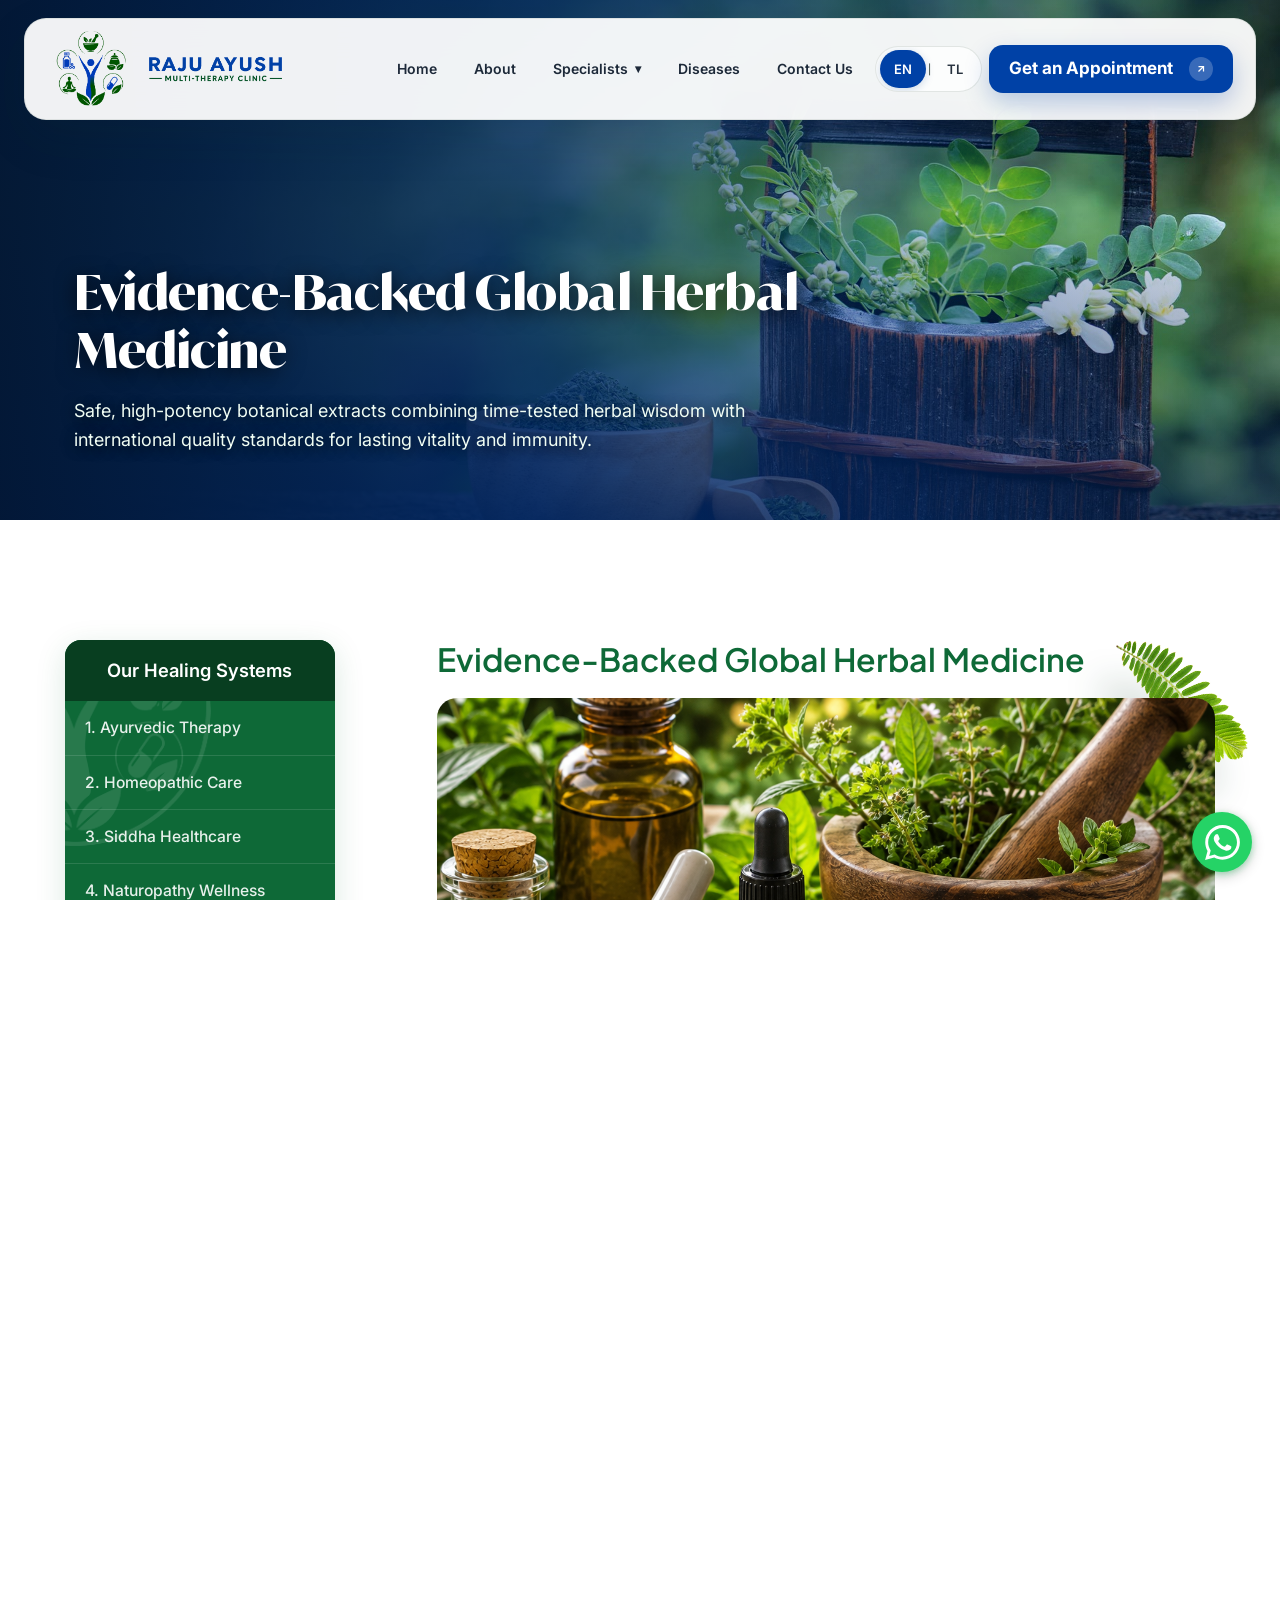
<file: herbal-medicine.html>
<!--
================================================================================
   ____                              _   _  __       
  / ___| _   _ _ __  _ __   ___  ___| |_(_)/ _|_   _ 
  \___ \| | | | '_ \| '_ \ / _ \/ __| __| | |_| | | |
   ___) | |_| | | | | | | |  __/ (__| |_| |  _| |_| |
  |____/ \__, |_| |_|_| |_|\___|\___|\__|_|_|  \__, |
         |___/                                 |___/ 

  ⚡ Crafted with Excellence by SYNNECTIFY
  🌐 Healthcare Digital Innovation & UI Architecture
  🏥 Raju AYUSH Hospital - Multi-Therapy Natural Healing
================================================================================
-->
<!DOCTYPE html>
<!--
========================================================================================

  ███████╗██╗   ██╗███╗   ██╗███╗   ██╗███████╗ ██████╗████████╗██╗███████╗██╗   ██╗
  ██╔════╝╚██╗ ██╔╝████╗  ██║████╗  ██║██╔════╝██╔════╝╚══██╔══╝██║██╔════╝╚██╗ ██╔╝
  ███████╗ ╚████╔╝ ██╔██╗ ██║██╔██╗ ██║█████╗  ██║        ██║   ██║█████╗   ╚████╔╝ 
  ╚════██║  ╚██╔╝  ██║╚██╗██║██║╚██╗██║██╔══╝  ██║        ██║   ██║██╔══╝    ╚██╔╝  
  ███████║   ██║   ██║ ╚████║██║ ╚████║███████╗╚██████╗   ██║   ██║██║        ██║   
  ╚══════╝   ╚═╝   ╚═╝  ╚═══╝╚═╝  ╚═══╝╚══════╝ ╚═════╝   ╚═╝   ╚═╝╚═╝        ╚═╝   

                     🚀 ARCHITECTED & CRAFTED BY SYNNECTIFY
                Next-Generation Digital Experiences & Web Engineering
========================================================================================
-->
<html lang="en" xmlns="http://www.w3.org/1999/xhtml">
<head>
    <!-- Developer Console Easter Egg -->
    <script>
    (function(){
      try {
        console.log("%c 🚀 SYNNECTIFY %c Digital Engineering & Healthcare Architecture ", "background:#0041A6; color:#ffffff; font-size:13px; font-weight:bold; padding:5px 10px; border-radius:4px 0 0 4px; font-family:monospace;", "background:#0E6937; color:#ffffff; font-size:13px; font-weight:bold; padding:5px 10px; border-radius:0 4px 4px 0; font-family:monospace;");
      } catch(e){}
    })();
    </script>

    <!-- Edge-to-Edge Full-Bleed High-Definition Favicon & Tab Icons -->
    <link rel="icon" type="image/x-icon" href="favicon.ico?v=3">
    <link rel="shortcut icon" href="favicon.ico?v=3">
    <link rel="icon" type="image/png" sizes="32x32" href="assets/images/favicon-32x32.png?v=3">
    <link rel="icon" type="image/png" sizes="16x16" href="assets/images/favicon-16x16.png?v=3">
    <link rel="icon" type="image/png" sizes="192x192" href="assets/images/favicon-192x192.png?v=3">
    <link rel="apple-touch-icon" sizes="180x180" href="assets/images/apple-touch-icon.png?v=3">

    <link rel="preload" as="image" href="./assets/images/footer-image-fast.webp" type="image/webp" media="(min-width: 769px)" fetchpriority="high">
    <link rel="preload" as="image" href="./assets/images/mobile-footer-image-fast.webp" type="image/webp" media="(max-width: 768px)" fetchpriority="high">
    <link rel="preload" as="image" href="./assets/images/footer-logo-fast2.0.webp" type="image/webp">

    <meta charset="UTF-8">
    <!-- DNS Prefetch -->
    <link rel="dns-prefetch" href="https://fonts.googleapis.com">
    <link rel="dns-prefetch" href="https://fonts.gstatic.com">
    <link rel="dns-prefetch" href="https://static.parastorage.com">
    <meta http-equiv="Content-Type" content="text/html; charset=utf-8" />
    <meta name="viewport" content="width=device-width, initial-scale=1.0, shrink-to-fit=no, maximum-scale=1.0, user-scalable=no" />

    <meta name="theme-color" content="#275F49">

    <link rel="stylesheet" href="./assets/vendor/bootstrap.min.css">

    <link rel="stylesheet preload" href="./assets/new-css/css/app.min.css" as="style">
    <link rel="stylesheet preload" href="./styles.css" as="style">
    <link rel="stylesheet" href="./assets/css/shared-home-chrome.css">
    <link rel="stylesheet" href="./assets/css/about-page.css">
    <link rel="stylesheet" href="./assets/css/mobile-menu.css">
    <link rel="stylesheet" href="./assets/css/navbar.css">
    <link rel="stylesheet" href="./assets/css/specialty-cards.css">
<style class="hide-old-nav">
/* Hide old Wix/legacy navbar */
header[id^="comp-"], [data-testid="header-wrapper"],
.wix-header, #SITE_HEADER,
[id*="SITE_HEADER"] { display: none !important; }
</style>

    <!-- ============================================================
         PRIMARY SEO & GOOGLE SEARCH CONSOLE META TAGS
         ============================================================ -->
    <title>Global Herbal Medicine & Phytotherapy: Raju AYUSH Hospital</title>
    <meta name="description" content="Evidence-based botanical medicines, rare herbal formulations, adaptogens & phytotherapy for chronic recovery, immunity & vital organ health.">
    <meta name="keywords" content="Global herbal medicine clinic Vijayawada, global herbal medicine phytotherapy, botanical remedies, rare herbal extracts, natural immunity boosters, herbal treatment for chronic ailments, Dr Raju herbal clinic">
    <meta name="author" content="Raju AYUSH Hospital - Dr. T. Raju">
    <meta name="robots" content="index, follow, max-snippet:-1, max-image-preview:large, max-video-preview:-1">
    <link rel="canonical" href="https://drraju.synnectify.com/herbal-medicine.html">

    <!-- Google Search Console Ownership Verification -->
    <meta name="google-site-verification" content="YOUR_GOOGLE_SEARCH_CONSOLE_VERIFICATION_CODE">

    <!-- Open Graph / Facebook / WhatsApp Preview -->
    <meta property="og:locale" content="en_IN">
    <meta property="og:type" content="website">
    <meta property="og:site_name" content="Raju AYUSH Hospital">
    <meta property="og:title" content="Global Herbal Medicine & Phytotherapy: Raju AYUSH Hospital">
    <meta property="og:description" content="Evidence-based botanical medicines, rare herbal formulations, adaptogens & phytotherapy for chronic recovery, immunity & vital organ health.">
    <meta property="og:url" content="https://drraju.synnectify.com/herbal-medicine.html">
    <meta property="og:image" content="https://drraju.synnectify.com/assets/images/logo.png">
    <meta property="og:image:alt" content="Global Herbal Medicine & Phytotherapy: Raju AYUSH Hospital">

    <!-- Twitter Cards -->
    <meta name="twitter:card" content="summary_large_image">
    <meta name="twitter:title" content="Global Herbal Medicine & Phytotherapy: Raju AYUSH Hospital">
    <meta name="twitter:description" content="Evidence-based botanical medicines, rare herbal formulations, adaptogens & phytotherapy for chronic recovery, immunity & vital organ health.">
    <meta name="twitter:image" content="https://drraju.synnectify.com/assets/images/logo.png">

    <script type="application/ld+json">
    {
      "@context": "https://schema.org",
      "@graph": [
        {
          "@type": "MedicalProcedure",
          "name": "Global Herbal Medicine & Phytotherapy",
          "procedureType": "NonInvasiveProcedure",
          "description": "Scientific botanical and phytotherapeutic treatments utilizing pure, standardized plant extracts to support vital organ functions.",
          "relevantSpecialty": { "@type": "MedicalSpecialty", "name": "Herbalism" }
        },
        {
          "@type": "BreadcrumbList",
          "itemListElement": [
            { "@type": "ListItem", "position": 1, "name": "Home", "item": "https://drraju.synnectify.com/home.html" },
            { "@type": "ListItem", "position": 2, "name": "Herbal Medicine", "item": "https://drraju.synnectify.com/herbal-medicine.html" }
          ]
        }
      ]
    }
    </script>
    <!-- ============================================================ -->
    <!-- Google Analytics 4 (GA4) / Tag Manager Tracking Hook -->
    <script async src="https://www.googletagmanager.com/gtag/js?id=G-XXXXXXXXXX"></script>
    <script>
      window.dataLayer = window.dataLayer || [];
      function gtag(){dataLayer.push(arguments);}
      gtag('js', new Date());
      gtag('config', 'G-XXXXXXXXXX', { 'anonymize_ip': true });
    </script>
    <link rel="manifest" href="manifest.json">
</head>

<body>
</div>

<!-- RAJU-AYUSH-NAVBAR-START -->
    <header class="site-header" id="siteHeader">
        <nav class="ra-navbar">
            <!-- LOGO -->
            <a href="home.html" class="ra-brand" aria-label="Raju AYUSH Hospital home">
                <img src="assets/images/logo.png" alt="Raju AYUSH Hospital" class="ra-logo-icon" fetchpriority="high" decoding="async">
                <img src="assets/images/logo name.png" alt="RAJU AYUSH Multi-Therapy Clinic" class="ra-logo-name" decoding="async">
            </a>

            <!-- NAVIGATION -->
            <div class="ra-nav-links" id="raNavLinks">
                <a href="home.html" class="ra-nav-link" data-i18n="nav.home">
                    <span class="ra-roll-box"><span class="ra-roll-top">Home</span><span class="ra-roll-bottom">Home</span></span>
                </a>
                <a href="about-us.html" class="ra-nav-link" data-i18n="nav.about">
                    <span class="ra-roll-box"><span class="ra-roll-top">About</span><span class="ra-roll-bottom">About</span></span>
                </a>

                <!-- SPECIALISTS DROPDOWN -->
                <div class="ra-dropdown-wrapper">
                    <button type="button" class="ra-dropdown-trigger" id="raSpecialistsBtn" aria-expanded="false" data-i18n="nav.specialists">
                        <span class="ra-roll-box"><span class="ra-roll-top">Specialists</span><span class="ra-roll-bottom">Specialists</span></span>
                        <span class="ra-dropdown-arrow">&#x25BE;</span>
                    </button>

                    <!-- MEGA MENU (3 Columns Luxury Design) -->
                    <div class="ra-mega-menu" id="raMegaMenu">
                        <div class="ra-mega-header">
                            <h3 data-i18n="mega.title">OUR SPECIALISTS</h3>
                            <div class="ra-mega-header-line">
                                <i></i><span>&#127807;</span><i></i>
                            </div>
                        </div>

                        <div class="ra-mega-body">
                            <!-- Left Column: Herbal Imagery -->
                            <div class="ra-mega-col-visual">
                                <div class="ra-mega-img-wrap">
                                    <img src="assets/images/ayurveda-mega-visual.jpg" alt="Natural Ayurvedic Medicine & Herbs" class="ra-mega-img" loading="lazy" decoding="async">
                                    <div class="ra-mega-img-overlay">
                                        <span data-i18n="mega.visual.tag">Traditional Healing</span>
                                    </div>
                                </div>
                            </div>

                            <!-- Middle Column: 5 Therapies List -->
                            <div class="ra-mega-col-list">
                                <a href="ayurveda-consultation.html" class="ra-service-row">
                                    <span class="ra-service-arrow">&rsaquo;</span>
                                    <div class="ra-service-info">
                                        <h4 class="ra-service-title" data-i18n="mega.ayurveda">Ayurvedic Therapy</h4>
                                        <p class="ra-service-sub" data-i18n="mega.ayurveda.desc">Classical Vedic Healing</p>
                                    </div>
                                </a>
                                <a href="homeopathy.html" class="ra-service-row">
                                    <span class="ra-service-arrow">&rsaquo;</span>
                                    <div class="ra-service-info">
                                        <h4 class="ra-service-title" data-i18n="mega.homeopathy">Homeopathic Care</h4>
                                        <p class="ra-service-sub" data-i18n="mega.homeopathy.desc">Holistic &amp; Natural Treatment</p>
                                    </div>
                                </a>
                                <a href="siddha-medicine.html" class="ra-service-row">
                                    <span class="ra-service-arrow">&rsaquo;</span>
                                    <div class="ra-service-info">
                                        <h4 class="ra-service-title" data-i18n="mega.siddha">Siddha Healthcare</h4>
                                        <p class="ra-service-sub" data-i18n="mega.siddha.desc">Ancient Tamil Medical System</p>
                                    </div>
                                </a>
                                <a href="naturopathy.html" class="ra-service-row">
                                    <span class="ra-service-arrow">&rsaquo;</span>
                                    <div class="ra-service-info">
                                        <h4 class="ra-service-title" data-i18n="mega.naturopathy">Naturopathy Wellness</h4>
                                        <p class="ra-service-sub" data-i18n="mega.naturopathy.desc">Natural Healing Therapies</p>
                                    </div>
                                </a>
                                <a href="herbal-medicine.html" class="ra-service-row">
                                    <span class="ra-service-arrow">&rsaquo;</span>
                                    <div class="ra-service-info">
                                        <h4 class="ra-service-title" data-i18n="mega.herbal">Global Herbal Medicine</h4>
                                        <p class="ra-service-sub" data-i18n="mega.herbal.desc">International Quality Herbal Care</p>
                                    </div>
                                </a>
                            </div>

                            <!-- Right Column: Consultation Card with Dr. Raju -->
                            <div class="ra-mega-col-consult">
                                <div class="ra-consult-card">
                                    <div class="ra-consult-top">
                                        <div class="ra-consult-text-wrap">
                                            <h4 class="ra-consult-heading" data-i18n="mega.consult.heading">Not Sure Which Therapy Is Right For You?</h4>
                                            <p class="ra-consult-text" data-i18n="mega.consult.desc">Our senior doctors diagnose your root cause and prescribe integrated multi-therapy care for complete and lasting relief.</p>
                                        </div>
                                        <div class="ra-consult-doctor-wrap">
                                            <img src="assets/images/dr-raju.png" alt="Chief Physician Dr. T. Raju" class="ra-consult-doctor-img" loading="lazy" decoding="async">
                                        </div>
                                    </div>
                                    <div class="ra-consult-divider">
                                        <i></i><span>&#127807;</span><i></i>
                                    </div>
                                    <a href="contact-us.html#ContactSec" class="ra-consult-btn">
                                        <span data-i18n="mega.consult.btn">Book An Appointment</span>
                                        <span class="ra-btn-arrow">&rarr;</span>
                                    </a>
                                </div>
                            </div>
                        </div>

                        <!-- Bottom Philosophy Ribbon -->
                        <div class="ra-mega-bottom-bar">
                            <div class="ra-bottom-philosophy">
                                <span class="ra-bottom-leaf">&#127807;</span>
                                <span data-i18n="mega.philosophy">5 Classical Systems. Integrated Care. Holistic Healing.</span>
                            </div>
                            <a href="ayurveda-consultation.html" class="ra-bottom-explore">
                                <span data-i18n="mega.explore.btn">View all treatments and therapies</span>
                                <span class="ra-explore-arrow">&rarr;</span>
                            </a>
                        </div>
                    </div>
                </div>

                <a href="diseases.html" class="ra-nav-link" data-i18n="nav.diseases">
                    <span class="ra-roll-box"><span class="ra-roll-top">Diseases</span><span class="ra-roll-bottom">Diseases</span></span>
                </a>
                <a href="contact-us.html" class="ra-nav-link" data-i18n="nav.contact">
                    <span class="ra-roll-box"><span class="ra-roll-top">Contact Us</span><span class="ra-roll-bottom">Contact Us</span></span>
                </a>

                <!-- LANGUAGE TOGGLE (Desktop) -->
                <div class="ra-language-toggle" id="raLangToggle">
                    <button type="button" class="ra-lang-btn active" data-lang="en">EN</button>
                    <span class="ra-lang-sep">|</span>
                    <button type="button" class="ra-lang-btn" data-lang="tl">TL</button>
                </div>

                <!-- CTA -->
                <a href="contact-us.html#ContactSec" class="ra-nav-cta">
                    <span data-i18n="cta.appointment">Get an Appointment</span>
                    <span class="ra-btn-arrow"><svg viewBox="0 0 24 24"><line x1="7" y1="17" x2="17" y2="7"></line><polyline points="7 7 17 7 17 17"></polyline></svg></span>
                </a>
            </div>

            <!-- MOBILE HAMBURGER BUTTON -->
            <button class="ra-mobile-toggle" id="raMobileToggle" type="button" aria-label="Open navigation" aria-expanded="false">
                <span></span>
                <span></span>
                <span></span>
            </button>
        </nav>
    </header>
    <!-- RAJU-AYUSH-NAVBAR-END -->

    <!-- MOBILE OFF-CANVAS FULL COVER DRAWER & BACKDROP -->
    <div class="ra-mobile-backdrop" id="raMobileBackdrop"></div>
    <div class="ra-mobile-drawer" id="raMobileDrawer">
        <div class="ra-drawer-header">
            <button type="button" class="ra-drawer-close" id="raDrawerClose" aria-label="Close menu">&times;</button>
            <div class="ra-drawer-logo-wrap">
                <img src="assets/images/mobile navbar logo.png" alt="Raju AYUSH Hospital" class="ra-drawer-logo" loading="lazy" decoding="async">
            </div>
        </div>
        
        <div class="ra-drawer-body">
            <ul class="ra-drawer-menu">
                <li class="ra-drawer-item">
                    <a href="home.html" class="ra-drawer-link">
                        <span class="ra-roll-box"><span class="ra-roll-top">Home</span><span class="ra-roll-bottom">Home</span></span>
                    </a>
                </li>
                <li class="ra-drawer-item">
                    <a href="about-us.html" class="ra-drawer-link">
                        <span class="ra-roll-box"><span class="ra-roll-top">About</span><span class="ra-roll-bottom">About</span></span>
                    </a>
                </li>
                <li class="ra-drawer-item ra-drawer-has-sub" id="raMobileSpecialistsItem">
                    <button type="button" class="ra-drawer-link ra-drawer-accordion-btn" id="raMobileSpecialistsBtn" aria-expanded="false">
                        <span class="ra-roll-box"><span class="ra-roll-top">Specialists</span><span class="ra-roll-bottom">Specialists</span></span>
                        <span class="ra-drawer-chevron">&#x25BE;</span>
                    </button>
                    <ul class="ra-drawer-submenu" id="raMobileSpecialistsSub">
                        <li><a href="ayurveda-consultation.html" class="ra-drawer-sublink" data-i18n="drawer.ayurveda">&rsaquo; Ayurvedic Therapy</a></li>
                        <li><a href="homeopathy.html" class="ra-drawer-sublink" data-i18n="drawer.homeo">&rsaquo; Homeopathic Care</a></li>
                        <li><a href="siddha-medicine.html" class="ra-drawer-sublink" data-i18n="drawer.siddha">&rsaquo; Siddha Healthcare</a></li>
                        <li><a href="naturopathy.html" class="ra-drawer-sublink" data-i18n="drawer.naturopathy">&rsaquo; Naturopathy Wellness</a></li>
                        <li><a href="herbal-medicine.html" class="ra-drawer-sublink" data-i18n="drawer.herbal">&rsaquo; Global Herbal Medicine</a></li>
                    </ul>
                </li>
                <li class="ra-drawer-item">
                    <a href="diseases.html" class="ra-drawer-link">
                        <span class="ra-roll-box"><span class="ra-roll-top">Diseases</span><span class="ra-roll-bottom">Diseases</span></span>
                    </a>
                </li>
                <li class="ra-drawer-item">
                    <a href="contact-us.html" class="ra-drawer-link">
                        <span class="ra-roll-box"><span class="ra-roll-top">Contact Us</span><span class="ra-roll-bottom">Contact Us</span></span>
                    </a>
                </li>
            </ul>

            <!-- Mobile Language Selector -->
            <div class="ra-drawer-lang">
                <span class="ra-drawer-lang-label" data-i18n="drawer.langlabel">Language:</span>
                <div class="ra-drawer-lang-toggle">
                    <button type="button" class="ra-mobile-lang-btn active" data-lang="en">English</button>
                    <span class="ra-mobile-lang-sep">|</span>
                    <button type="button" class="ra-mobile-lang-btn" data-lang="tl">తెలుగు</button>
                </div>
            </div>

            <!-- Mobile Book Appointment CTA -->
            <div class="ra-drawer-cta">
                <a href="contact-us.html" class="ra-drawer-btn">
                    <span>Book Appointment</span>
                    <span class="ra-drawer-btn-arrow">&rarr;</span>
                </a>
            </div>
        </div>
    </div>

<header id="comp-mb7ogqrp" class="comp-mb7ogqrp S829f_ comp-mb7ogqrp-container"
                                            slots="[object Object]" wix="[object Object]">
                                            <section id="comp-mb7ogqrp_r_comp-mb7ogqqn" tabindex="-1"
                                                class="ke5pl1 comp-mb7ogqrp_r_comp-mb7ogqqn-container section comp-mb7ogqrp_r_comp-mb7ogqqn ke5pl1 w2JesW NXBn1M yEgiaI wixui-header undefined fwXYgt">
                                                <div id="comp-mb7ogqrp_r_comp-mdr142kt"
                                                    class="container _internalContainerRoot_ikbgu_1 builder-root theme-vars comp-mb7ogqrp_r_comp-mdr142kt">
                                                    <div class="_backgroundLayer_ikbgu_25">
                                                        <div class="builder-root comp-mb7ogqrp_r_comp-mhs1biva _background_x7ip3_1 _mask_x7ip3_35 background"
                                                            id="comp-mb7ogqrp_r_comp-mhs1biva"
                                                            data-motion-part="BG_LAYER comp-mb7ogqrp_r_comp-mhs1biva">
                                                        </div>
                                                    </div>
                                                    <div role="group"
                                                        class="comp-mb7ogqrp_r_comp-mdr142kt-container max-width-container">
                                                        
                                                        <div id="comp-mb7ogqrp_r_comp-ml7ru3yu"
                                                            class="logo-wrapper _logo_ackza_1 builder-root comp-mb7ogqrp_r_comp-ml7ru3yu">
                                                            <a href="./home.html" target="_self"
                                                                class="_linkLayer_ackza_12"><wow-image
                                                                    class="_image_8j9vj_1 "
                                                                    data-image-info="{&quot;displayMode&quot;:&quot;fit&quot;,&quot;imageData&quot;:{&quot;width&quot;:200,&quot;height&quot;:51,&quot;uri&quot;:&quot;https://static.wixstatic.com/shapes/c837a6_826a63d60f394c6c80f9069903e238b8.svg&quot;,&quot;name&quot;:&quot;logo&quot;,&quot;displayMode&quot;:&quot;fit&quot;}}"
                                                                    data-motion-part="BG_IMG undefined"
                                                                    data-bg-effect-name="" data-has-ssr-src=""
                                                                    style="--wix-img-max-width:max(200px, 100%)"><img loading="lazy"
                                                                        alt="Homepage"
                                                                        fetchpriority="high"
                                                                        src="[data-uri]"
                                                                        style="width: 79px; height: 20px; object-fit: contain; object-position: center center;" decoding="async"></wow-image></a>
                                                        </div>
                                                        <div
                                                            class="wix-presets-wrapper w-3f27c3f4-5a2b-4b2c-9b14-05d9c0c6d5ec comp-mb7ogqrp_r_comp-ml7sglw4-presets-wrapper">
                                                            <div id="comp-mb7ogqrp_r_comp-ml7sglw4"
                                                                class="builder-root comp-mb7ogqrp_r_comp-ml7sglw4 menu _animation-calm_1m6ap_8">
                                                                <div id="comp-mb7ogqrp_r_comp-ml7sglw4-menu-content">
                                                                    <nav class="_root_s6hzk_2 navbar _navbar_1b8mp_1 _ltr_1b8mp_18 wixui-horizontal-menu wixui-menu"
                                                                        data-part="navbar" data-hook="menu-root"
                                                                        aria-label="Site" dir="ltr">
                                                                        <ul class="_container_s6hzk_173 custom-navbar">
    <li class="_listItem_1ev60_1" data-part="menu-item" data-animation-name="calm" data-item-depth="0" data-animation-state="exitDone">
        <div class="_itemWrapper_1ev60_10">
            <div class="item _labelContainer_1ev60_18 wixui-horizontal-menu__item wixui-menu__item" data-part="menu-item-content" data-interactive="true">
                <a data-part="menu-item-link" href="./home.html" target="_self" class="">
                    <div class="_label_1ev60_18 wixui-horizontal-menu__item-label wixui-menu__item-label" data-part="label">Home</div>
                </a>
            </div>
        </div><span class="_divider_1ev60_224"></span>
    </li>
    <li class="_listItem_1ev60_1" data-part="menu-item" data-animation-name="calm" data-item-depth="0" data-animation-state="exitDone">
        <div class="_itemWrapper_1ev60_10">
            <div class="item _labelContainer_1ev60_18 wixui-horizontal-menu__item wixui-menu__item" data-part="menu-item-content" data-interactive="true">
                <a data-part="menu-item-link" href="./about-us.html" target="_self" class="">
                    <div class="_label_1ev60_18 wixui-horizontal-menu__item-label wixui-menu__item-label" data-part="label">About Us</div>
                </a>
            </div>
        </div><span class="_divider_1ev60_224"></span>
    </li>
    <li class="_listItem_1ev60_1 custom-dropdown" data-part="menu-item" data-animation-name="none" data-item-depth="0">
        <div class="_itemWrapper_1ev60_10">
            <div class="item _labelContainer_1ev60_18 wixui-horizontal-menu__item wixui-menu__item" data-part="menu-item-content" data-interactive="true">
                <a data-part="menu-item-link" href="./ayurveda-consultation.html" target="_self" class="">
                    <div class="_label_1ev60_18 wixui-horizontal-menu__item-label wixui-menu__item-label" data-part="label">Specialities &#9662;</div>
                </a>
            </div>
        </div>
        <ul class="dropdown-content">
            <li><a href="./ayurveda-consultation.html">Ayurveda</a></li>
            <li><a href="./homeopathy.html">Homeopathy</a></li>
            <li><a href="./siddha-medicine.html">Sidda</a></li>
            <li><a href="./naturopathy.html">Naturopathy</a></li>
            <li><a href="./herbal-medicine.html">Global Herbal Medicine</a></li>
        </ul>
        <span class="_divider_1ev60_224"></span>
    </li>
    <li class="_listItem_1ev60_1" data-part="menu-item" data-animation-name="none" data-item-depth="0">
        <div class="_itemWrapper_1ev60_10">
            <div class="item _labelContainer_1ev60_18 wixui-horizontal-menu__item wixui-menu__item" data-part="menu-item-content" data-interactive="true">
                <a data-part="menu-item-link" href="./diseases.html" target="_self" class="">
                    <div class="_label_1ev60_18 wixui-horizontal-menu__item-label wixui-menu__item-label" data-part="label">diseases</div>
                </a>
            </div>
        </div><span class="_divider_1ev60_224"></span>
    </li>
    <li class="_listItem_1ev60_1" data-part="menu-item" data-animation-name="none" data-item-depth="0">
        <div class="_itemWrapper_1ev60_10">
            <div class="item _labelContainer_1ev60_18 wixui-horizontal-menu__item wixui-menu__item" data-part="menu-item-content" data-interactive="true">
                <a data-part="menu-item-link" href="./contact-us.html" target="_self" class="">
                    <div class="_label_1ev60_18 wixui-horizontal-menu__item-label wixui-menu__item-label" data-part="label">contact us</div>
                </a>
            </div>
        </div><span class="_divider_1ev60_224"></span>
    </li>
    <li class="_listItem_1ev60_1" data-part="menu-item" data-animation-name="none" data-item-depth="0">
        <div class="_itemWrapper_1ev60_10">
            <div class="item _labelContainer_1ev60_18 wixui-horizontal-menu__item wixui-menu__item" data-part="menu-item-content" data-interactive="true">
                <a data-part="menu-item-link" href="./contact-us.html#ContactSec" target="_self" class="appointment-btn">
                    <div class="_label_1ev60_18 wixui-horizontal-menu__item-label wixui-menu__item-label" data-part="label">Get an Appointment</div>
                </a>
            </div>
        </div><span class="_divider_1ev60_224"></span>
    </li>

</ul>
                                                                        <div class="_root_12ho9_1">
                                                                            <div aria-hidden="true" aria-label="scroll"
                                                                                class="_root_107ew_1 _hidden_107ew_39 wixui-menu__scroll-button scroll-button"
                                                                                data-menu-scroll-action="page"
                                                                                data-hidden="true"
                                                                                data-part="scroll-backward-button"><span
                                                                                    class="_icon_107ew_13 wixui-menu__scroll-button-icon"><svg
                                                                                        xmlns="http://www.w3.org/2000/svg"
                                                                                        viewBox="0 0 6 12">
                                                                                        <path
                                                                                            d="M0 6L5.2 0 6 .7 1.3 6 6 11.3 5.2 12z">
                                                                                        </path>
                                                                                    </svg></span></div>
                                                                            <div aria-hidden="true" aria-label="scroll"
                                                                                class="_root_107ew_1 _hidden_107ew_39 wixui-menu__scroll-button scroll-button"
                                                                                data-menu-scroll-action="page"
                                                                                data-hidden="true"
                                                                                data-part="scroll-forward-button"><span
                                                                                    class="_icon_107ew_13 wixui-menu__scroll-button-icon"><svg
                                                                                        xmlns="http://www.w3.org/2000/svg"
                                                                                        viewBox="0 0 6 12">
                                                                                        <path
                                                                                            d="M6 6L.8 0 0 .7 4.7 6 0 11.3l.8.7z">
                                                                                        </path>
                                                                                    </svg></span></div>
                                                                        </div>
                                                                    </nav>
                                                                </div>
                                                                <nav aria-label="Site"
                                                                    class="_openButtonNavigation_15sgs_79">
                                                                    <div
                                                                        class="wix-presets-wrapper w-4190f51c-3836-49f6-8114-96219c165b29 hamburgerOpenButton-presets-wrapper">
                                                                        <button type="button"
                                                                            class="_root_hx4l0_1 hamburger-open-button _button_hx4l0_19 button _fallbackDirection_uix1w_1 wixui-button"
                                                                            data-semantic-classname="button"
                                                                            aria-label="Menu">
                                                                            <div class="_animatedIcon_jg4gf_2 animatedIcon icon animated-icon _icon_hx4l0_78"
                                                                                id="animated-icon">
                                                                                <div>
                                                                                    <svg data-bbox="20 38.844 160 122.311"
                                                                                        viewBox="0 0 200 200"
                                                                                        height="200" width="200"
                                                                                        xmlns="http://www.w3.org/2000/svg"
                                                                                        data-type="shape">
                                                                                        <g>
                                                                                            <path
                                                                                                d="M180 161.155H20v-16.988h160zm0-52.661H20V91.506h160zm0-52.662H20V38.844h160z">
                                                                                            </path>
                                                                                        </g>
                                                                                    </svg>
                                                                                </div>
                                                                            </div>
                                                                        </button>
                                                                    </div>
                                                                </nav>
                                                            </div>
                                                        </div>
                                                    </div>
                                                </div>
                                            </section>
                                        </header>

    <div class="fixedRit">
        <ul>
            <li>
                <a class="call" href="tel:9290000571" target="_blank">
                    <div class="align">
                        <svg viewBox="0 0 512 512"><path d="m368.467 512c-89.756 0-185.605-32.981-260.547-107.921-74.817-74.818-107.92-170.603-107.92-260.546 0-79.269 64.132-143.533 143.533-143.533 6.134 0 11.649 3.734 13.927 9.429l64.267 160.667c3.077 7.692-.664 16.421-8.355 19.498l-70.597 28.238c4.994 81.218 70.188 146.408 151.393 151.395l28.239-70.597c3.07-7.679 11.796-11.434 19.498-8.356l160.665 64.266c5.695 2.278 9.43 7.793 9.43 13.927 0 79.269-64.132 143.533-143.533 143.533zm-234.917-481.57c-57.448 4.971-103.55 53.145-103.55 113.103 0 90.408 35.206 175.405 99.134 239.332 63.927 63.928 148.924 99.135 239.333 99.135 59.939 0 108.129-46.076 113.104-103.55l-136.881-54.752-26.563 66.406c-2.277 5.695-7.793 9.429-13.927 9.429-105.729 0-191.733-86.004-191.733-191.717 0-6.133 3.734-11.666 9.429-13.943l66.406-26.563z"/></svg>
                    </div>
                </a>
            </li>
            <li>
                <a class="whatsapp" href="https://api.whatsapp.com/send?phone=919290000571" target="_blank">
                    <div class="align">
                        <svg viewBox="-23 -21 682 682.66669"><path d="m544.386719 93.007812c-59.875-59.945312-139.503907-92.9726558-224.335938-93.007812-174.804687 0-317.070312 142.261719-317.140625 317.113281-.023437 55.894531 14.578125 110.457031 42.332032 158.550781l-44.992188 164.335938 168.121094-44.101562c46.324218 25.269531 98.476562 38.585937 151.550781 38.601562h.132813c174.785156 0 317.066406-142.273438 317.132812-317.132812.035156-84.742188-32.921875-164.417969-92.800781-224.359376zm-224.335938 487.933594h-.109375c-47.296875-.019531-93.683594-12.730468-134.160156-36.742187l-9.621094-5.714844-99.765625 26.171875 26.628907-97.269531-6.269532-9.972657c-26.386718-41.96875-40.320312-90.476562-40.296875-140.28125.054688-145.332031 118.304688-263.570312 263.699219-263.570312 70.40625.023438 136.589844 27.476562 186.355469 77.300781s77.15625 116.050781 77.132812 186.484375c-.0625 145.34375-118.304687 263.59375-263.59375 263.59375zm144.585938-197.417968c-7.921875-3.96875-46.882813-23.132813-54.148438-25.78125-7.257812-2.644532-12.546875-3.960938-17.824219 3.96875-5.285156 7.929687-20.46875 25.78125-25.09375 31.066406-4.625 5.289062-9.242187 5.953125-17.167968 1.984375-7.925782-3.964844-33.457032-12.335938-63.726563-39.332031-23.554687-21.011719-39.457031-46.960938-44.082031-54.890626-4.617188-7.9375-.039062-11.8125 3.476562-16.171874 8.578126-10.652344 17.167969-21.820313 19.808594-27.105469 2.644532-5.289063 1.320313-9.917969-.664062-13.882813-1.976563-3.964844-17.824219-42.96875-24.425782-58.839844-6.4375-15.445312-12.964843-13.359374-17.832031-13.601562-4.617187-.230469-9.902343-.277344-15.1875-.277344-5.28125 0-13.867187 1.980469-21.132812 9.917969-7.261719 7.933594-27.730469 27.101563-27.730469 66.105469s28.394531 76.683594 32.355469 81.972656c3.960937 5.289062 55.878906 85.328125 135.367187 119.648438 18.90625 8.171874 33.664063 13.042968 45.175782 16.695312 18.984374 6.03125 36.253906 5.179688 49.910156 3.140625 15.226562-2.277344 46.878906-19.171875 53.488281-37.679687 6.601563-18.511719 6.601563-34.375 4.617187-37.683594-1.976562-3.304688-7.261718-5.285156-15.183593-9.253906zm0 0" fill-rule="evenodd"/></svg>
                    </div>
                </a>
            </li>
            <li>
                <a class="mail" href="mailto:timothiraju25@gmail.com" target="_blank">
                    <div class="align">
                        <svg viewBox="0 0 512 512"><path class="st0" d="M464,64H48C21.5,64,0,85.5,0,112v288c0,26.5,21.5,48,48,48h416c26.5,0,48-21.5,48-48V112 C512,85.5,490.5,64,464,64z M464,96c2.2,0,4.2,0.5,6.1,1.2L256,282.8L41.9,97.2c1.9-0.8,4-1.2,6.1-1.2L464,96z M464,416H48 c-8.8,0-16-7.2-16-16V131l213.5,185c3,2.6,6.8,3.9,10.5,3.9s7.5-1.3,10.5-3.9L480,131v269C480,408.8,472.8,416,464,416z"/></svg>
                    </div>
                </a>
            </li>
        </ul>
    </div>

    <div id="viewport">
        <div id="pageWrapper" class="specialitiesPage">

            <section id="PageBanner" class="Hght">
                <img class="bnnr" alt="Herbal Medicine" src="./images/banner-images/banner-images2.jpg" loading="lazy" / decoding="async">
                <div class="BannerContent">
                    <div class="container">
                        <div class="content-wrapper">
                            <h1 class="bnrHead" data-i18n="spec.herbal.bnr.title">Evidence-Backed Global Herbal Medicine</h1>
                            <div class="SubT" data-i18n="spec.herbal.bnr.sub">Safe, high-potency botanical extracts combining time-tested herbal wisdom with international quality standards for lasting vitality and immunity.</div>
                        </div>
                    </div>
                </div>
            </section>

            <section id="SpecialitySec">
                <div class="container">
                    <div class="animBx anim3">
                        <img src="./assets/images/anim16.png" alt=""loading="lazy"  decoding="async">
                    </div>
                    <div class="animBx anim2">
                        <img src="./assets/images/anim15.png" alt=""loading="lazy"  decoding="async">
                    </div>

                    <div class="row">
                        
                        <div class="col-xl-3 col-lg-4">
                            <div class="lftBx">
                                <div class="accordion FilterBx" id="FltrAccord">
                                    <div class="fade1">
                                        <img src="./assets/images/fade1.png" alt=""loading="lazy"  decoding="async">
                                    </div>
                                    <div class="accordion-item">
                                        <div class="accordion-header" id="headingOne">
                                            <button class="accordion-button Title" type="button" data-bs-toggle="collapse" data-bs-target="#collapseOne" aria-expanded="true" aria-controls="collapseOne" data-i18n="specialties.sidebar.title">
                                                Our Healing Systems
                                            </button>
                                        </div>
                                        <div id="collapseOne" class="accordion-collapse collapse show" aria-labelledby="headingOne" data-bs-parent="#FltrAccord">
                                            <div class="accordion-body">
                                                <ul>
                                                    <li><a href="./ayurveda-consultation.html"><span data-i18n="specialties.sidebar.ayurveda">1. Ayurvedic Therapy</span></a></li>
                                                    <li><a href="./homeopathy.html"><span data-i18n="specialties.sidebar.homeopathy">2. Homeopathic Care</span></a></li>
                                                    <li><a href="./siddha-medicine.html"><span data-i18n="specialties.sidebar.siddha">3. Siddha Healthcare</span></a></li>
                                                    <li><a href="./naturopathy.html"><span data-i18n="specialties.sidebar.naturopathy">4. Naturopathy Wellness</span></a></li>
                                                    <li><a href="./herbal-medicine.html" class="active"><span data-i18n="specialties.sidebar.herbal">5. Global Herbal Medicine</span></a></li>
                                                </ul>
                                            </div>
                                        </div>
                                    </div>
                                </div>
                            </div>
                        </div>

                        <div class="col-xl-9 col-lg-8">
                            <div class="ritBx">
                                <div class="cMNHead">
                                    <h2 data-i18n="spec.herbal.head">Global Herbal Medicine &amp; Botanical Phytotherapy</h2>
                                </div>
                                <div class="imgBx">
                                    <img src="./images/specialties/specialtie5.jpg" alt="Global Herbal Medicine & Botanical Phytotherapy" loading="lazy" decoding="async">
                                </div>
                                <div class="specialty-text-content">
                                    
            <p>The Global Herbal Medicine department at Raju AYUSH Hospital integrates globally renowned, scientifically validated herbal extracts and botanical formulations. By harnessing the concentrated bio-actives of premium global herbs, this therapy delivers potent medicinal action with absolute biological compatibility and safety.</p>

            <h3>Benefits of Our Global Herbal Formulations:</h3>
            <ul>
                <li><strong>Standardized Botanical Actives:</strong> High-potency extracts delivering concentrated therapeutic phytocompounds (flavonoids, polyphenols, adaptogens).</li>
                <li><strong>Potent Anti-Inflammatory Action:</strong> Natural inhibition of cellular inflammation without the gastrointestinal or renal risks of synthetic drugs.</li>
                <li><strong>Cellular Repair & Wound Healing:</strong> Accelerated post-surgical tissue recovery, wound regeneration, and blood purification.</li>
                <li><strong>Hormonal & Immune Balance:</strong> Specialized botanicals that normalize female hormonal cycles, support adrenal function, and combat viral attacks.</li>
            </ul>

            <h3>Specialized Clinical Uses:</h3>
            <p>Female menstrual disorders, hormonal irregularities, supportive care in viral infections (Anti-Corona, Anti-Dengue supportive regimens), Hair loss, Acne, Anemia, and generalized physical weakness.</p>
        
                                </div>

                                <!-- 1. Signature Feature Cards (Notched Shape) -->
                                <div class="ra-specialty-features-wrap">
                                    <span class="ra-section-subtitle">Botanical Standards</span>
                                    <h3 class="ra-section-main-title">International Herbal Phytotherapy</h3>
                                    <div class="ra-feature-cards-grid">
                                        <!-- Card 1 -->
                                        <div class="ra-notched-card-container">
                                            <div class="ra-notched-card">
                                                <div class="ra-card-content">
                                                    <h4 class="ra-card-title">Standardized Botanicals</h4>
                                                    <p class="ra-card-desc">Pharmaceutical-grade botanical extracts delivering verified therapeutic concentrations of bio-actives.</p>
                                                </div>
                                                <div class="ra-card-icon-wrap">
                                                    <svg class="ra-card-icon-svg" viewBox="0 0 64 64">
                                                        <!-- Laboratory Beaker & Botanical Leaf -->
                                                        <path d="M26 10 L 38 10"/>
                                                        <path d="M30 10 L 30 24 L 14 48 C 12 52, 16 56, 22 56 L 42 56 C 48 56, 52 52, 50 48 L 34 24 L 34 10"/>
                                                        <line x1="20" y1="44" x2="44" y2="44" stroke-dasharray="2 2"/>
                                                        <path d="M32 30 C 32 30, 24 36, 28 44 C 32 42, 36 36, 32 30 Z"/>
                                                    </svg>
                                                </div>
                                            </div>
                                        </div>

                                        <!-- Card 2 -->
                                        <div class="ra-notched-card-container">
                                            <div class="ra-notched-card">
                                                <div class="ra-card-content">
                                                    <h4 class="ra-card-title">High Bioavailability</h4>
                                                    <p class="ra-card-desc">Optimized natural phytosynthetic delivery ensuring rapid cellular absorption and peak efficacy.</p>
                                                </div>
                                                <div class="ra-card-icon-wrap">
                                                    <svg class="ra-card-icon-svg" viewBox="0 0 64 64">
                                                        <!-- Bioactive Absorption Cell Node -->
                                                        <circle cx="32" cy="32" r="12"/>
                                                        <circle cx="32" cy="32" r="26" stroke-dasharray="3 3" opacity="0.4"/>
                                                        <circle cx="32" cy="32" r="4" fill="#00A859"/>
                                                        <line x1="32" y1="8" x2="32" y2="16"/>
                                                        <line x1="32" y1="48" x2="32" y2="56"/>
                                                        <line x1="8" y1="32" x2="16" y2="32"/>
                                                        <line x1="48" y1="32" x2="56" y2="32"/>
                                                    </svg>
                                                </div>
                                            </div>
                                        </div>

                                        <!-- Card 3 -->
                                        <div class="ra-notched-card-container">
                                            <div class="ra-notched-card">
                                                <div class="ra-card-content">
                                                    <h4 class="ra-card-title">Global Purity Certified</h4>
                                                    <p class="ra-card-desc">Rigorous international screening ensuring zero pesticides, zero heavy metals, and pure action.</p>
                                                </div>
                                                <div class="ra-card-icon-wrap">
                                                    <svg class="ra-card-icon-svg" viewBox="0 0 64 64">
                                                        <!-- Certified Globe & Leaf Badge -->
                                                        <circle cx="32" cy="32" r="22"/>
                                                        <ellipse cx="32" cy="32" rx="10" ry="22"/>
                                                        <line x1="10" y1="32" x2="54" y2="32"/>
                                                        <path d="M42 12 Q 52 20, 48 30"/>
                                                        <path d="M22 52 Q 12 44, 16 34"/>
                                                        <circle cx="32" cy="32" r="3" fill="#00A859"/>
                                                    </svg>
                                                </div>
                                            </div>
                                        </div>
                                    </div>
                                </div>

                                <!-- 2. Two-Column Benefits Section -->
                                <div class="ra-benefits-section">
                                    <div class="ra-benefits-grid">
                                        <div class="ra-benefits-img-wrap">
                                            <img src="./assets/images/blog-seasonal.webp" alt="Key Benefits of Global Herbal Medicine" class="ra-benefits-img" loading="lazy" decoding="async">
                                        </div>
                                        <div class="ra-benefits-content">
                                            <h3>Key Health Benefits</h3>
                                            <ul class="ra-benefits-list">
                                                <li class="ra-benefits-item">
                                                    <span class="ra-benefit-check-icon">
                                                        <svg viewBox="0 0 24 24"><polyline points="20 6 9 17 4 12"></polyline></svg>
                                                    </span>
                                                    <span><strong>Concentrated Phytotherapy:</strong> Delivers high-potency flavonoids, polyphenols & adaptogens directly to cells.</span>
                                                </li>
                                                <li class="ra-benefits-item">
                                                    <span class="ra-benefit-check-icon">
                                                        <svg viewBox="0 0 24 24"><polyline points="20 6 9 17 4 12"></polyline></svg>
                                                    </span>
                                                    <span><strong>Natural Anti-Inflammatory Action:</strong> Safely reduces cellular swelling without gastrointestinal or kidney stress.</span>
                                                </li>
                                                <li class="ra-benefits-item">
                                                    <span class="ra-benefit-check-icon">
                                                        <svg viewBox="0 0 24 24"><polyline points="20 6 9 17 4 12"></polyline></svg>
                                                    </span>
                                                    <span><strong>Hormonal & Female Wellness:</strong> Specialized botanicals normalizing menstrual cycles, PCOD, and menopausal distress.</span>
                                                </li>
                                                <li class="ra-benefits-item">
                                                    <span class="ra-benefit-check-icon">
                                                        <svg viewBox="0 0 24 24"><polyline points="20 6 9 17 4 12"></polyline></svg>
                                                    </span>
                                                    <span><strong>Accelerated Tissue Recovery:</strong> Supports rapid post-surgical repair, wound healing, and viral convalescence.</span>
                                                </li>
                                            </ul>
                                        </div>
                                    </div>
                                </div>

                                <!-- 3. High-Converting Specialty CTA Banner -->
                                <div class="ra-specialty-cta-banner">
                                    <div class="ra-specialty-cta-inner">
                                        <div class="ra-cta-text-col">
                                            <span class="ra-cta-badge">World-Class Botanical Care</span>
                                            <h3 class="ra-cta-title">Experience the Power of Pure Botanical Extracts</h3>
                                            <p class="ra-cta-desc">Consult with Dr. T. Raju, MD (AM) to receive globally researched herbal formulations tailored to your medical condition.</p>
                                        </div>
                                        <div class="ra-cta-actions-col">
                                            <a href="contact-us.html" class="ra-cta-btn-primary">
                                                <span>Book An Appointment</span>
                                                <span class="ra-cta-arrow-circle">&rarr;</span>
                                            </a>
                                            <a href="tel:9290000571" class="ra-cta-btn-secondary">
                                                <span>📞 Call Direct</span>
                                            </a>
                                        </div>
                                    </div>
                                </div>
                            </div>
                        </div>
                    </div>
                </div>
            </section>

        </div>
    </div>

    <div class="wh-footer-wrapper">
        <footer class="wh-footer">
            <picture>
                <source srcset="./assets/images/footer-image-fast.webp" type="image/webp">
                <img src="./assets/images/footer-image-fast.webp" alt="" class="wh-footer-bg" width="1600" height="533" loading="eager" decoding="async" fetchpriority="high">
            </picture>
            <picture>
                <source srcset="./assets/images/mobile-footer-image-fast.webp" type="image/webp">
                <img src="./assets/images/mobile-footer-image-fast.webp" alt="" class="wh-footer-bg-mobile" width="720" height="1080" loading="eager" decoding="async">
            </picture>
            <div class="wh-footer-container">
                <div class="wh-footer-top">
                    <!-- Column 1: Brand + Logo -->
                    <div class="wh-footer-brand">
                        <picture>
                            <source srcset="./assets/images/footer-logo-fast2.0.webp" type="image/webp">
                            <img src="./assets/images/footer-logo-fast2.0.webp" alt="Raju AYUSH Hospital" class="wh-footer-logo" width="595" height="709" loading="eager" decoding="async">
                        </picture>
                        <p data-i18n="footer.brand.desc">Providing exceptional healthcare services &amp; holistic natural healing with 38+ years of clinical expertise.</p>
                    </div>
                    <!-- Column 2: Quick Links -->
                    <div class="wh-footer-links">
                        <h3 data-i18n="footer.quicklinks">Quick Links</h3>
                        <ul>
                            <li><a href="./home.html" data-i18n="nav.home">Home</a></li>
                            <li><a href="./about-us.html" data-i18n="nav.about">About</a></li>
                            <li><a href="./diseases.html" data-i18n="nav.diseases">Diseases</a></li>
                            <li><a href="./contact-us.html" data-i18n="nav.contact">Contact Us</a></li>
                        </ul>
                    </div>
                    <!-- Column 3: Specialties -->
                    <div class="wh-footer-links">
                        <h3 data-i18n="footer.specialties">Our Specialties</h3>
                        <ul>
                            <li><a href="./homeopathy.html" data-i18n="footer.homeopathy">Homeopathic Care</a></li>
                            <li><a href="./ayurveda-consultation.html" data-i18n="footer.ayurveda">Ayurvedic Therapy</a></li>
                            <li><a href="./siddha-medicine.html" data-i18n="footer.siddha">Siddha Healthcare</a></li>
                            <li><a href="./naturopathy.html" data-i18n="footer.naturopathy">Naturopathy Wellness</a></li>
                            <li><a href="./herbal-medicine.html" data-i18n="footer.herbal">Global Herbal Medicine</a></li>
                        </ul>
                    </div>
                    <!-- Column 4: Contact + Social -->
                    <div class="wh-footer-social">
                        <h3 data-i18n="footer.contact.title">Contact Info</h3>
                        <p style="color: rgba(255,255,255,0.85); font-size: 14px; margin-bottom: 8px;" data-i18n="footer.address">Vijayawada, Andhra Pradesh</p>
                        <p style="color: rgba(255,255,255,0.85); font-size: 14px; margin-bottom: 8px;">📞 <a href="tel:+919290000571" style="color: rgba(255,255,255,0.85); text-decoration: none;">+91 92900 00571</a></p>
                        <p style="color: rgba(255,255,255,0.85); font-size: 14px; margin-bottom: 16px;">📧 info@rajuayush.com</p>
                        <div class="social-icons">
                            <a href="#" aria-label="Facebook" target="_blank" rel="noopener">
                                <svg viewBox="0 0 24 24" fill="currentColor"><path d="M24 12.073c0-6.627-5.373-12-12-12s-12 5.373-12 12c0 5.99 4.388 10.954 10.125 11.854v-8.385H7.078v-3.47h3.047V9.43c0-3.007 1.792-4.669 4.533-4.669 1.312 0 2.686.235 2.686.235v2.953H15.83c-1.491 0-1.956.925-1.956 1.874v2.25h3.328l-.532 3.47h-2.796v8.385C19.612 23.027 24 18.062 24 12.073z"/></svg>
                            </a>
                            <a href="#" aria-label="Instagram" target="_blank" rel="noopener">
                                <svg viewBox="0 0 24 24" fill="currentColor"><path d="M12 2.163c3.204 0 3.584.012 4.85.07 3.252.148 4.771 1.691 4.919 4.919.058 1.265.069 1.645.069 4.849 0 3.205-.012 3.584-.069 4.849-.149 3.225-1.664 4.771-4.919 4.919-1.266.058-1.644.07-4.85.07-3.204 0-3.584-.012-4.849-.07-3.26-.149-4.771-1.699-4.919-4.92-.058-1.265-.07-1.644-.07-4.849 0-3.204.013-3.583.07-4.849.149-3.227 1.664-4.771 4.919-4.919 1.266-.057 1.645-.069 4.849-.069zM12 0C8.741 0 8.333.014 7.053.072 2.695.272.273 2.69.073 7.052.014 8.333 0 8.741 0 12c0 3.259.014 3.668.072 4.948.2 4.358 2.618 6.78 6.98 6.98C8.333 23.986 8.741 24 12 24c3.259 0 3.668-.014 4.948-.072 4.354-.2 6.782-2.618 6.979-6.98.059-1.28.073-1.689.073-4.948 0-3.259-.014-3.667-.072-4.947-.196-4.354-2.617-6.78-6.979-6.98C15.668.014 15.259 0 12 0zm0 5.838a6.162 6.162 0 100 12.324 6.162 6.162 0 000-12.324zM12 16a4 4 0 110-8 4 4 0 010 8zm6.406-11.845a1.44 1.44 0 100 2.881 1.44 1.44 0 000-2.881z"/></svg>
                            </a>
                            <a href="#" aria-label="YouTube" target="_blank" rel="noopener">
                                <svg viewBox="0 0 24 24" fill="currentColor"><path d="M23.498 6.186a3.016 3.016 0 00-2.122-2.136C19.505 3.545 12 3.545 12 3.545s-7.505 0-9.377.505A3.017 3.017 0 00.502 6.186C0 8.07 0 12 0 12s0 3.93.502 5.814a3.016 3.016 0 002.122 2.136c1.871.505 9.376.505 9.376.505s7.505 0 9.377-.505a3.015 3.015 0 002.122-2.136C24 15.93 24 12 24 12s0-3.93-.502-5.814zM9.545 15.568V8.432L15.818 12l-6.273 3.568z"/></svg>
                            </a>
                            <a href="https://api.whatsapp.com/send?phone=919290000571" aria-label="WhatsApp" target="_blank" rel="noopener">
                                <svg viewBox="0 0 24 24" fill="currentColor"><path d="M17.472 14.382c-.297-.149-1.758-.867-2.03-.967-.273-.099-.471-.148-.67.15-.197.297-.767.966-.94 1.164-.173.199-.347.223-.644.075-.297-.15-1.255-.463-2.39-1.475-.883-.788-1.48-1.761-1.653-2.059-.173-.297-.018-.458.13-.606.134-.133.298-.347.446-.52.149-.174.198-.298.298-.497.099-.198.05-.371-.025-.52-.075-.149-.669-1.612-.916-2.207-.242-.579-.487-.5-.669-.51-.173-.008-.371-.01-.57-.01-.198 0-.52.074-.792.372-.272.297-1.04 1.016-1.04 2.479 0 1.462 1.065 2.875 1.213 3.074.149.198 2.096 3.2 5.077 4.487.709.306 1.262.489 1.694.625.712.227 1.36.195 1.871.118.571-.085 1.758-.719 2.006-1.413.248-.694.248-1.289.173-1.413-.074-.124-.272-.198-.57-.347m-5.421 7.403h-.004a9.87 9.87 0 01-5.031-1.378l-.361-.214-3.741.982.998-3.648-.235-.374a9.86 9.86 0 01-1.51-5.26c.001-5.45 4.436-9.884 9.888-9.884 2.64 0 5.122 1.03 6.988 2.898a9.825 9.825 0 012.893 6.994c-.003 5.45-4.437 9.884-9.885 9.884m8.413-18.297A11.815 11.815 0 0012.05 0C5.495 0 .16 5.335.157 11.892c0 2.096.547 4.142 1.588 5.945L.057 24l6.305-1.654a11.882 11.882 0 005.683 1.448h.005c6.554 0 11.89-5.335 11.893-11.893a11.821 11.821 0 00-3.48-8.413z"/></svg>
                            </a>
                        </div>
                    </div>
                </div>
            </div>
            <div class="wh-footer-bottom">
                <div class="wh-footer-bottom-container">
                    <p class="copyright-text" data-i18n="footer.copyright">&copy; 2026 Raju AYUSH Hospital. All rights reserved.</p>
                    <div class="footer-bottom-credits">
                        <span>Made with <svg class="wh-heart-icon" viewBox="0 0 24 24" width="14" height="14" style="display:inline-block; vertical-align:middle; margin:0 4px; flex-shrink:0;" aria-label="love"><path d="M12 21.35l-1.45-1.32C5.4 15.36 2 12.28 2 8.5 2 5.42 4.42 3 7.5 3c1.74 0 3.41.81 4.5 2.09C13.09 3.81 14.76 3 16.5 3 19.58 3 22 5.42 22 8.5c0 3.78-3.4 6.86-8.55 11.54L12 21.35z"/></svg> by <a href="https://technologies.synnectify.com" target="_blank" rel="noopener noreferrer">Synnectify Technologies</a></span>
                    </div>
                </div>
            </div>
        </footer>
    </div>

    <link rel="stylesheet" href="./assets/vendor/aos.css">

    <!-- Fast Deferred Local Scripts -->
    <script src="./assets/vendor/jquery.min.js" defer></script>
    <script src="./assets/vendor/bootstrap.bundle.min.js" defer></script>
    <script src="./assets/vendor/aos.js" defer></script>
    <script src="./assets/new-css/js/app.js" defer></script>
    <script>
    window.addEventListener('DOMContentLoaded', function() {
        if (typeof AOS !== 'undefined') {
            AOS.init({
                duration: 650,
                easing: 'ease-out-cubic',
                once: false,
                mirror: true,
                offset: 60
            });
        }
    });
    </script>
    <script>
    (function() {
        function initMobileMenu() {
            var navbar = document.querySelector('.custom-navbar') 
                || document.querySelector('._container_s6hzk_173');
            if (!navbar) return;
            if (document.querySelector('.wh-mobile-toggle')) return;
            
            var btn = document.createElement('button');
            btn.className = 'wh-mobile-toggle';
            btn.setAttribute('aria-label', 'Menu');
            btn.innerHTML = '<span></span>';
            
            var header = document.querySelector('#comp-mb7ogqrp') || document.querySelector('header');
            if (header) {
                btn.style.position = 'absolute';
                btn.style.right = '20px';
                btn.style.top = '50%';
                btn.style.transform = 'translateY(-50%)';
                header.style.position = header.style.position || 'relative';
                header.appendChild(btn);
            }
            
            var menuList = navbar.tagName === 'UL' ? navbar : navbar.querySelector('ul') || navbar;
            btn.addEventListener('click', function() {
                btn.classList.toggle('active');
                menuList.classList.toggle('mobile-open');
            });
            
            menuList.querySelectorAll('a[href]').forEach(function(link) {
                link.addEventListener('click', function() {
                    menuList.classList.remove('mobile-open');
                    btn.classList.remove('active');
                });
            });
        }
        if (document.readyState === 'loading') {
            document.addEventListener('DOMContentLoaded', initMobileMenu);
        } else {
            initMobileMenu();
        }
    })();
    </script>
<script src="./assets/js/navbar.js" defer></script>
    <script src="assets/js/i18n.js" defer></script>
    <script src="assets/js/specialty-i18n.js" defer></script>
    <script src="assets/js/page-faq.js" defer></script>
</body>

</html>
</file>
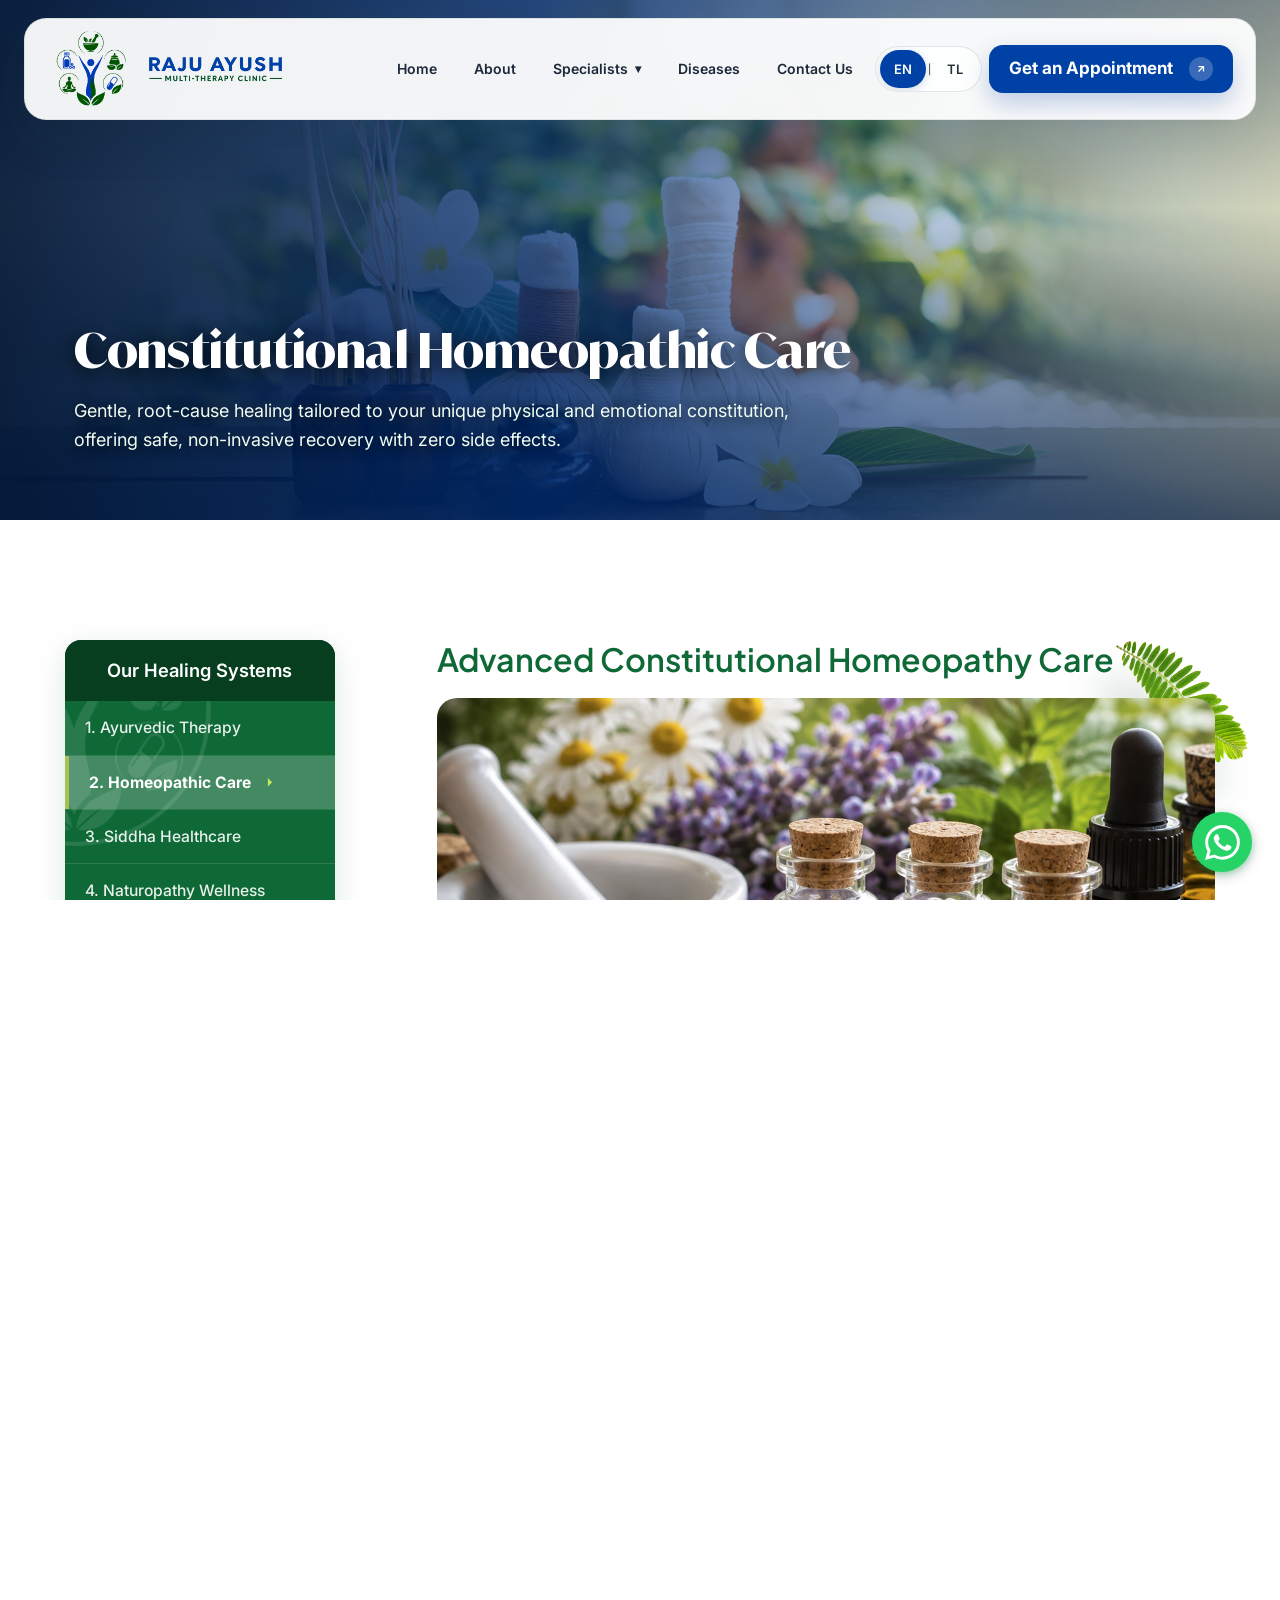
<file: homeopathy.html>
<!--
================================================================================
   ____                              _   _  __       
  / ___| _   _ _ __  _ __   ___  ___| |_(_)/ _|_   _ 
  \___ \| | | | '_ \| '_ \ / _ \/ __| __| | |_| | | |
   ___) | |_| | | | | | | |  __/ (__| |_| |  _| |_| |
  |____/ \__, |_| |_|_| |_|\___|\___|\__|_|_|  \__, |
         |___/                                 |___/ 

  ⚡ Crafted with Excellence by SYNNECTIFY
  🌐 Healthcare Digital Innovation & UI Architecture
  🏥 Raju AYUSH Hospital - Multi-Therapy Natural Healing
================================================================================
-->
<!DOCTYPE html>
<!--
========================================================================================

  ███████╗██╗   ██╗███╗   ██╗███╗   ██╗███████╗ ██████╗████████╗██╗███████╗██╗   ██╗
  ██╔════╝╚██╗ ██╔╝████╗  ██║████╗  ██║██╔════╝██╔════╝╚══██╔══╝██║██╔════╝╚██╗ ██╔╝
  ███████╗ ╚████╔╝ ██╔██╗ ██║██╔██╗ ██║█████╗  ██║        ██║   ██║█████╗   ╚████╔╝ 
  ╚════██║  ╚██╔╝  ██║╚██╗██║██║╚██╗██║██╔══╝  ██║        ██║   ██║██╔══╝    ╚██╔╝  
  ███████║   ██║   ██║ ╚████║██║ ╚████║███████╗╚██████╗   ██║   ██║██║        ██║   
  ╚══════╝   ╚═╝   ╚═╝  ╚═══╝╚═╝  ╚═══╝╚══════╝ ╚═════╝   ╚═╝   ╚═╝╚═╝        ╚═╝   

                     🚀 ARCHITECTED & CRAFTED BY SYNNECTIFY
                Next-Generation Digital Experiences & Web Engineering
========================================================================================
-->
<html lang="en" xmlns="http://www.w3.org/1999/xhtml">
<head>
    <!-- Developer Console Easter Egg -->
    <script>
    (function(){
      try {
        console.log("%c 🚀 SYNNECTIFY %c Digital Engineering & Healthcare Architecture ", "background:#0041A6; color:#ffffff; font-size:13px; font-weight:bold; padding:5px 10px; border-radius:4px 0 0 4px; font-family:monospace;", "background:#0E6937; color:#ffffff; font-size:13px; font-weight:bold; padding:5px 10px; border-radius:0 4px 4px 0; font-family:monospace;");
      } catch(e){}
    })();
    </script>

    <!-- Edge-to-Edge Full-Bleed High-Definition Favicon & Tab Icons -->
    <link rel="icon" type="image/x-icon" href="favicon.ico?v=3">
    <link rel="shortcut icon" href="favicon.ico?v=3">
    <link rel="icon" type="image/png" sizes="32x32" href="assets/images/favicon-32x32.png?v=3">
    <link rel="icon" type="image/png" sizes="16x16" href="assets/images/favicon-16x16.png?v=3">
    <link rel="icon" type="image/png" sizes="192x192" href="assets/images/favicon-192x192.png?v=3">
    <link rel="apple-touch-icon" sizes="180x180" href="assets/images/apple-touch-icon.png?v=3">

    <link rel="preload" as="image" href="./assets/images/footer-image-fast.webp" type="image/webp" media="(min-width: 769px)" fetchpriority="high">
    <link rel="preload" as="image" href="./assets/images/mobile-footer-image-fast.webp" type="image/webp" media="(max-width: 768px)" fetchpriority="high">
    <link rel="preload" as="image" href="./assets/images/footer-logo-fast2.0.webp" type="image/webp">

    <meta charset="UTF-8">
    <!-- DNS Prefetch -->
    <link rel="dns-prefetch" href="https://fonts.googleapis.com">
    <link rel="dns-prefetch" href="https://fonts.gstatic.com">
    <link rel="dns-prefetch" href="https://static.parastorage.com">
    <meta http-equiv="Content-Type" content="text/html; charset=utf-8" />
    <meta name="viewport" content="width=device-width, initial-scale=1.0, shrink-to-fit=no, maximum-scale=1.0, user-scalable=no" />

    <meta name="theme-color" content="#275F49">

    <link rel="stylesheet" href="./assets/vendor/bootstrap.min.css">

    <link rel="stylesheet preload" href="./assets/new-css/css/app.min.css" as="style">
    <link rel="stylesheet preload" href="./styles.css" as="style">
    <link rel="stylesheet" href="./assets/css/shared-home-chrome.css">
    <link rel="stylesheet" href="./assets/css/about-page.css">
    <link rel="stylesheet" href="./assets/css/mobile-menu.css">
    <link rel="stylesheet" href="./assets/css/navbar.css">
    <link rel="stylesheet" href="./assets/css/specialty-cards.css">
<style class="hide-old-nav">
/* Hide old Wix/legacy navbar */
header[id^="comp-"], [data-testid="header-wrapper"],
.wix-header, #SITE_HEADER,
[id*="SITE_HEADER"] { display: none !important; }
</style>

    <!-- ============================================================
         PRIMARY SEO & GOOGLE SEARCH CONSOLE META TAGS
         ============================================================ -->
    <title>Constitutional Homeopathy Treatment: Raju AYUSH Hospital</title>
    <meta name="description" content="Advanced constitutional Homeopathy treatment for chronic diseases, pediatric ailments, allergies, and autoimmune disorders without side effects.">
    <meta name="keywords" content="Homeopathy doctor Vijayawada, Constitutional Homeopathy treatment, German Homeopathy clinic, Homeo treatment for chronic disease, child homeopathy, allergy homeopathy cure, asthma homeopathy, Dr T Raju homeopathy, no side effects medicine">
    <meta name="author" content="Raju AYUSH Hospital - Dr. T. Raju">
    <meta name="robots" content="index, follow, max-snippet:-1, max-image-preview:large, max-video-preview:-1">
    <link rel="canonical" href="https://drraju.synnectify.com/homeopathy.html">

    <!-- Google Search Console Ownership Verification -->
    <meta name="google-site-verification" content="YOUR_GOOGLE_SEARCH_CONSOLE_VERIFICATION_CODE">

    <!-- Open Graph / Facebook / WhatsApp Preview -->
    <meta property="og:locale" content="en_IN">
    <meta property="og:type" content="website">
    <meta property="og:site_name" content="Raju AYUSH Hospital">
    <meta property="og:title" content="Constitutional Homeopathy Treatment: Raju AYUSH Hospital">
    <meta property="og:description" content="Advanced constitutional Homeopathy treatment for chronic diseases, pediatric ailments, allergies, and autoimmune disorders without side effects.">
    <meta property="og:url" content="https://drraju.synnectify.com/homeopathy.html">
    <meta property="og:image" content="https://drraju.synnectify.com/assets/images/logo.png">
    <meta property="og:image:alt" content="Constitutional Homeopathy Treatment: Raju AYUSH Hospital">

    <!-- Twitter Cards -->
    <meta name="twitter:card" content="summary_large_image">
    <meta name="twitter:title" content="Constitutional Homeopathy Treatment: Raju AYUSH Hospital">
    <meta name="twitter:description" content="Advanced constitutional Homeopathy treatment for chronic diseases, pediatric ailments, allergies, and autoimmune disorders without side effects.">
    <meta name="twitter:image" content="https://drraju.synnectify.com/assets/images/logo.png">

    <script type="application/ld+json">
    {
      "@context": "https://schema.org",
      "@graph": [
        {
          "@type": "MedicalProcedure",
          "name": "Constitutional Homeopathic Treatment",
          "procedureType": "NonInvasiveProcedure",
          "description": "Gentle, deep-acting constitutional homeopathic therapy tailored to stimulate the body's natural defense and self-healing mechanisms without side effects.",
          "relevantSpecialty": { "@type": "MedicalSpecialty", "name": "Homeopathy" }
        },
        {
          "@type": "BreadcrumbList",
          "itemListElement": [
            { "@type": "ListItem", "position": 1, "name": "Home", "item": "https://drraju.synnectify.com/home.html" },
            { "@type": "ListItem", "position": 2, "name": "Homeopathy Treatment", "item": "https://drraju.synnectify.com/homeopathy.html" }
          ]
        }
      ]
    }
    </script>
    <!-- ============================================================ -->
    <!-- Google Analytics 4 (GA4) / Tag Manager Tracking Hook -->
    <script async src="https://www.googletagmanager.com/gtag/js?id=G-XXXXXXXXXX"></script>
    <script>
      window.dataLayer = window.dataLayer || [];
      function gtag(){dataLayer.push(arguments);}
      gtag('js', new Date());
      gtag('config', 'G-XXXXXXXXXX', { 'anonymize_ip': true });
    </script>
    <link rel="manifest" href="manifest.json">
    <!-- Synnectify Developer Signature -->
    <script>
      (function() {
        if (typeof console !== 'undefined' && console.log) {
          console.log(
            '%c Powered & Crafted by Synnectify %c https://synnectify.com ',
            'background:#0041A6; color:#ffffff; font-weight:bold; font-size:12px; padding:6px 12px; border-radius:4px 0 0 4px;',
            'background:#0E6937; color:#ffffff; font-size:12px; padding:6px 12px; border-radius:0 4px 4px 0;'
          );
        }
      })();
    </script>
</head>

<body>
</div>

<!-- RAJU-AYUSH-NAVBAR-START -->
    <header class="site-header" id="siteHeader">
        <nav class="ra-navbar">
            <!-- LOGO -->
            <a href="home.html" class="ra-brand" aria-label="Raju AYUSH Hospital home">
                <img src="assets/images/logo.png" alt="Raju AYUSH Hospital" class="ra-logo-icon" fetchpriority="high" decoding="async">
                <img src="assets/images/logo name.png" alt="RAJU AYUSH Multi-Therapy Clinic" class="ra-logo-name" decoding="async">
            </a>

            <!-- NAVIGATION -->
            <div class="ra-nav-links" id="raNavLinks">
                <a href="home.html" class="ra-nav-link" data-i18n="nav.home">
                    <span class="ra-roll-box"><span class="ra-roll-top">Home</span><span class="ra-roll-bottom">Home</span></span>
                </a>
                <a href="about-us.html" class="ra-nav-link" data-i18n="nav.about">
                    <span class="ra-roll-box"><span class="ra-roll-top">About</span><span class="ra-roll-bottom">About</span></span>
                </a>

                <!-- SPECIALISTS DROPDOWN -->
                <div class="ra-dropdown-wrapper">
                    <button type="button" class="ra-dropdown-trigger" id="raSpecialistsBtn" aria-expanded="false" data-i18n="nav.specialists">
                        <span class="ra-roll-box"><span class="ra-roll-top">Specialists</span><span class="ra-roll-bottom">Specialists</span></span>
                        <span class="ra-dropdown-arrow">&#x25BE;</span>
                    </button>

                    <!-- MEGA MENU (3 Columns Luxury Design) -->
                    <div class="ra-mega-menu" id="raMegaMenu">
                        <div class="ra-mega-header">
                            <h3 data-i18n="mega.title">OUR SPECIALISTS</h3>
                            <div class="ra-mega-header-line">
                                <i></i><span>&#127807;</span><i></i>
                            </div>
                        </div>

                        <div class="ra-mega-body">
                            <!-- Left Column: Herbal Imagery -->
                            <div class="ra-mega-col-visual">
                                <div class="ra-mega-img-wrap">
                                    <img src="assets/images/ayurveda-mega-visual.jpg" alt="Natural Ayurvedic Medicine & Herbs" class="ra-mega-img" loading="lazy" decoding="async">
                                    <div class="ra-mega-img-overlay">
                                        <span data-i18n="mega.visual.tag">Traditional Healing</span>
                                    </div>
                                </div>
                            </div>

                            <!-- Middle Column: 5 Therapies List -->
                            <div class="ra-mega-col-list">
                                <a href="ayurveda-consultation.html" class="ra-service-row">
                                    <span class="ra-service-arrow">&rsaquo;</span>
                                    <div class="ra-service-info">
                                        <h4 class="ra-service-title" data-i18n="mega.ayurveda">Ayurvedic Therapy</h4>
                                        <p class="ra-service-sub" data-i18n="mega.ayurveda.desc">Classical Vedic Healing</p>
                                    </div>
                                </a>
                                <a href="homeopathy.html" class="ra-service-row">
                                    <span class="ra-service-arrow">&rsaquo;</span>
                                    <div class="ra-service-info">
                                        <h4 class="ra-service-title" data-i18n="mega.homeopathy">Homeopathic Care</h4>
                                        <p class="ra-service-sub" data-i18n="mega.homeopathy.desc">Holistic &amp; Natural Treatment</p>
                                    </div>
                                </a>
                                <a href="siddha-medicine.html" class="ra-service-row">
                                    <span class="ra-service-arrow">&rsaquo;</span>
                                    <div class="ra-service-info">
                                        <h4 class="ra-service-title" data-i18n="mega.siddha">Siddha Healthcare</h4>
                                        <p class="ra-service-sub" data-i18n="mega.siddha.desc">Ancient Tamil Medical System</p>
                                    </div>
                                </a>
                                <a href="naturopathy.html" class="ra-service-row">
                                    <span class="ra-service-arrow">&rsaquo;</span>
                                    <div class="ra-service-info">
                                        <h4 class="ra-service-title" data-i18n="mega.naturopathy">Naturopathy Wellness</h4>
                                        <p class="ra-service-sub" data-i18n="mega.naturopathy.desc">Natural Healing Therapies</p>
                                    </div>
                                </a>
                                <a href="herbal-medicine.html" class="ra-service-row">
                                    <span class="ra-service-arrow">&rsaquo;</span>
                                    <div class="ra-service-info">
                                        <h4 class="ra-service-title" data-i18n="mega.herbal">Global Herbal Medicine</h4>
                                        <p class="ra-service-sub" data-i18n="mega.herbal.desc">International Quality Herbal Care</p>
                                    </div>
                                </a>
                            </div>

                            <!-- Right Column: Consultation Card with Dr. Raju -->
                            <div class="ra-mega-col-consult">
                                <div class="ra-consult-card">
                                    <div class="ra-consult-top">
                                        <div class="ra-consult-text-wrap">
                                            <h4 class="ra-consult-heading" data-i18n="mega.consult.heading">Not Sure Which Therapy Is Right For You?</h4>
                                            <p class="ra-consult-text" data-i18n="mega.consult.desc">Our senior doctors diagnose your root cause and prescribe integrated multi-therapy care for complete and lasting relief.</p>
                                        </div>
                                        <div class="ra-consult-doctor-wrap">
                                            <img src="assets/images/dr-raju.png" alt="Chief Physician Dr. T. Raju" class="ra-consult-doctor-img" loading="lazy" decoding="async">
                                        </div>
                                    </div>
                                    <div class="ra-consult-divider">
                                        <i></i><span>&#127807;</span><i></i>
                                    </div>
                                    <a href="contact-us.html#ContactSec" class="ra-consult-btn">
                                        <span data-i18n="mega.consult.btn">Book An Appointment</span>
                                        <span class="ra-btn-arrow">&rarr;</span>
                                    </a>
                                </div>
                            </div>
                        </div>

                        <!-- Bottom Philosophy Ribbon -->
                        <div class="ra-mega-bottom-bar">
                            <div class="ra-bottom-philosophy">
                                <span class="ra-bottom-leaf">&#127807;</span>
                                <span data-i18n="mega.philosophy">5 Classical Systems. Integrated Care. Holistic Healing.</span>
                            </div>
                            <a href="ayurveda-consultation.html" class="ra-bottom-explore">
                                <span data-i18n="mega.explore.btn">View all treatments and therapies</span>
                                <span class="ra-explore-arrow">&rarr;</span>
                            </a>
                        </div>
                    </div>
                </div>

                <a href="diseases.html" class="ra-nav-link" data-i18n="nav.diseases">
                    <span class="ra-roll-box"><span class="ra-roll-top">Diseases</span><span class="ra-roll-bottom">Diseases</span></span>
                </a>
                <a href="contact-us.html" class="ra-nav-link" data-i18n="nav.contact">
                    <span class="ra-roll-box"><span class="ra-roll-top">Contact Us</span><span class="ra-roll-bottom">Contact Us</span></span>
                </a>

                <!-- LANGUAGE TOGGLE (Desktop) -->
                <div class="ra-language-toggle" id="raLangToggle">
                    <button type="button" class="ra-lang-btn active" data-lang="en">EN</button>
                    <span class="ra-lang-sep">|</span>
                    <button type="button" class="ra-lang-btn" data-lang="tl">TL</button>
                </div>

                <!-- CTA -->
                <a href="contact-us.html#ContactSec" class="ra-nav-cta">
                    <span data-i18n="cta.appointment">Get an Appointment</span>
                    <span class="ra-btn-arrow"><svg viewBox="0 0 24 24"><line x1="7" y1="17" x2="17" y2="7"></line><polyline points="7 7 17 7 17 17"></polyline></svg></span>
                </a>
            </div>

            <!-- MOBILE HAMBURGER BUTTON -->
            <button class="ra-mobile-toggle" id="raMobileToggle" type="button" aria-label="Open navigation" aria-expanded="false">
                <span></span>
                <span></span>
                <span></span>
            </button>
        </nav>
    </header>
    <!-- RAJU-AYUSH-NAVBAR-END -->

    <!-- MOBILE OFF-CANVAS FULL COVER DRAWER & BACKDROP -->
    <div class="ra-mobile-backdrop" id="raMobileBackdrop"></div>
    <div class="ra-mobile-drawer" id="raMobileDrawer">
        <div class="ra-drawer-header">
            <button type="button" class="ra-drawer-close" id="raDrawerClose" aria-label="Close menu">&times;</button>
            <div class="ra-drawer-logo-wrap">
                <img src="assets/images/mobile navbar logo.png" alt="Raju AYUSH Hospital" class="ra-drawer-logo" loading="lazy" decoding="async">
            </div>
        </div>
        
        <div class="ra-drawer-body">
            <ul class="ra-drawer-menu">
                <li class="ra-drawer-item">
                    <a href="home.html" class="ra-drawer-link">
                        <span class="ra-roll-box"><span class="ra-roll-top">Home</span><span class="ra-roll-bottom">Home</span></span>
                    </a>
                </li>
                <li class="ra-drawer-item">
                    <a href="about-us.html" class="ra-drawer-link">
                        <span class="ra-roll-box"><span class="ra-roll-top">About</span><span class="ra-roll-bottom">About</span></span>
                    </a>
                </li>
                <li class="ra-drawer-item ra-drawer-has-sub" id="raMobileSpecialistsItem">
                    <button type="button" class="ra-drawer-link ra-drawer-accordion-btn" id="raMobileSpecialistsBtn" aria-expanded="false">
                        <span class="ra-roll-box"><span class="ra-roll-top">Specialists</span><span class="ra-roll-bottom">Specialists</span></span>
                        <span class="ra-drawer-chevron">&#x25BE;</span>
                    </button>
                    <ul class="ra-drawer-submenu" id="raMobileSpecialistsSub">
                        <li><a href="ayurveda-consultation.html" class="ra-drawer-sublink" data-i18n="drawer.ayurveda">&rsaquo; Ayurvedic Therapy</a></li>
                        <li><a href="homeopathy.html" class="ra-drawer-sublink" data-i18n="drawer.homeo">&rsaquo; Homeopathic Care</a></li>
                        <li><a href="siddha-medicine.html" class="ra-drawer-sublink" data-i18n="drawer.siddha">&rsaquo; Siddha Healthcare</a></li>
                        <li><a href="naturopathy.html" class="ra-drawer-sublink" data-i18n="drawer.naturopathy">&rsaquo; Naturopathy Wellness</a></li>
                        <li><a href="herbal-medicine.html" class="ra-drawer-sublink" data-i18n="drawer.herbal">&rsaquo; Global Herbal Medicine</a></li>
                    </ul>
                </li>
                <li class="ra-drawer-item">
                    <a href="diseases.html" class="ra-drawer-link">
                        <span class="ra-roll-box"><span class="ra-roll-top">Diseases</span><span class="ra-roll-bottom">Diseases</span></span>
                    </a>
                </li>
                <li class="ra-drawer-item">
                    <a href="contact-us.html" class="ra-drawer-link">
                        <span class="ra-roll-box"><span class="ra-roll-top">Contact Us</span><span class="ra-roll-bottom">Contact Us</span></span>
                    </a>
                </li>
            </ul>

            <!-- Mobile Language Selector -->
            <div class="ra-drawer-lang">
                <span class="ra-drawer-lang-label" data-i18n="drawer.langlabel">Language:</span>
                <div class="ra-drawer-lang-toggle">
                    <button type="button" class="ra-mobile-lang-btn active" data-lang="en">English</button>
                    <span class="ra-mobile-lang-sep">|</span>
                    <button type="button" class="ra-mobile-lang-btn" data-lang="tl">తెలుగు</button>
                </div>
            </div>

            <!-- Mobile Book Appointment CTA -->
            <div class="ra-drawer-cta">
                <a href="contact-us.html" class="ra-drawer-btn">
                    <span>Book Appointment</span>
                    <span class="ra-drawer-btn-arrow">&rarr;</span>
                </a>
            </div>
        </div>
    </div>

<header id="comp-mb7ogqrp" class="comp-mb7ogqrp S829f_ comp-mb7ogqrp-container"
                                            slots="[object Object]" wix="[object Object]">
                                            <section id="comp-mb7ogqrp_r_comp-mb7ogqqn" tabindex="-1"
                                                class="ke5pl1 comp-mb7ogqrp_r_comp-mb7ogqqn-container section comp-mb7ogqrp_r_comp-mb7ogqqn ke5pl1 w2JesW NXBn1M yEgiaI wixui-header undefined fwXYgt">
                                                <div id="comp-mb7ogqrp_r_comp-mdr142kt"
                                                    class="container _internalContainerRoot_ikbgu_1 builder-root theme-vars comp-mb7ogqrp_r_comp-mdr142kt">
                                                    <div class="_backgroundLayer_ikbgu_25">
                                                        <div class="builder-root comp-mb7ogqrp_r_comp-mhs1biva _background_x7ip3_1 _mask_x7ip3_35 background"
                                                            id="comp-mb7ogqrp_r_comp-mhs1biva"
                                                            data-motion-part="BG_LAYER comp-mb7ogqrp_r_comp-mhs1biva">
                                                        </div>
                                                    </div>
                                                    <div role="group"
                                                        class="comp-mb7ogqrp_r_comp-mdr142kt-container max-width-container">
                                                        
                                                        <div id="comp-mb7ogqrp_r_comp-ml7ru3yu"
                                                            class="logo-wrapper _logo_ackza_1 builder-root comp-mb7ogqrp_r_comp-ml7ru3yu">
                                                            <a href="./home.html" target="_self"
                                                                class="_linkLayer_ackza_12"><wow-image
                                                                    class="_image_8j9vj_1 "
                                                                    data-image-info="{&quot;displayMode&quot;:&quot;fit&quot;,&quot;imageData&quot;:{&quot;width&quot;:200,&quot;height&quot;:51,&quot;uri&quot;:&quot;https://static.wixstatic.com/shapes/c837a6_826a63d60f394c6c80f9069903e238b8.svg&quot;,&quot;name&quot;:&quot;logo&quot;,&quot;displayMode&quot;:&quot;fit&quot;}}"
                                                                    data-motion-part="BG_IMG undefined"
                                                                    data-bg-effect-name="" data-has-ssr-src=""
                                                                    style="--wix-img-max-width:max(200px, 100%)"><img loading="lazy"
                                                                        alt="Homepage"
                                                                        fetchpriority="high"
                                                                        src="[data-uri]"
                                                                        style="width: 79px; height: 20px; object-fit: contain; object-position: center center;" decoding="async"></wow-image></a>
                                                        </div>
                                                        <div
                                                            class="wix-presets-wrapper w-3f27c3f4-5a2b-4b2c-9b14-05d9c0c6d5ec comp-mb7ogqrp_r_comp-ml7sglw4-presets-wrapper">
                                                            <div id="comp-mb7ogqrp_r_comp-ml7sglw4"
                                                                class="builder-root comp-mb7ogqrp_r_comp-ml7sglw4 menu _animation-calm_1m6ap_8">
                                                                <div id="comp-mb7ogqrp_r_comp-ml7sglw4-menu-content">
                                                                    <nav class="_root_s6hzk_2 navbar _navbar_1b8mp_1 _ltr_1b8mp_18 wixui-horizontal-menu wixui-menu"
                                                                        data-part="navbar" data-hook="menu-root"
                                                                        aria-label="Site" dir="ltr">
                                                                        <ul class="_container_s6hzk_173 custom-navbar">
    <li class="_listItem_1ev60_1" data-part="menu-item" data-animation-name="calm" data-item-depth="0" data-animation-state="exitDone">
        <div class="_itemWrapper_1ev60_10">
            <div class="item _labelContainer_1ev60_18 wixui-horizontal-menu__item wixui-menu__item" data-part="menu-item-content" data-interactive="true">
                <a data-part="menu-item-link" href="./home.html" target="_self" class="">
                    <div class="_label_1ev60_18 wixui-horizontal-menu__item-label wixui-menu__item-label" data-part="label">Home</div>
                </a>
            </div>
        </div><span class="_divider_1ev60_224"></span>
    </li>
    <li class="_listItem_1ev60_1" data-part="menu-item" data-animation-name="calm" data-item-depth="0" data-animation-state="exitDone">
        <div class="_itemWrapper_1ev60_10">
            <div class="item _labelContainer_1ev60_18 wixui-horizontal-menu__item wixui-menu__item" data-part="menu-item-content" data-interactive="true">
                <a data-part="menu-item-link" href="./about-us.html" target="_self" class="">
                    <div class="_label_1ev60_18 wixui-horizontal-menu__item-label wixui-menu__item-label" data-part="label">About Us</div>
                </a>
            </div>
        </div><span class="_divider_1ev60_224"></span>
    </li>
    <li class="_listItem_1ev60_1 custom-dropdown" data-part="menu-item" data-animation-name="none" data-item-depth="0">
        <div class="_itemWrapper_1ev60_10">
            <div class="item _labelContainer_1ev60_18 wixui-horizontal-menu__item wixui-menu__item" data-part="menu-item-content" data-interactive="true">
                <a data-part="menu-item-link" href="./ayurveda-consultation.html" target="_self" class="">
                    <div class="_label_1ev60_18 wixui-horizontal-menu__item-label wixui-menu__item-label" data-part="label">Specialities &#9662;</div>
                </a>
            </div>
        </div>
        <ul class="dropdown-content">
            <li><a href="./ayurveda-consultation.html">Ayurveda</a></li>
            <li><a href="./homeopathy.html">Homeopathy</a></li>
            <li><a href="./siddha-medicine.html">Sidda</a></li>
            <li><a href="./naturopathy.html">Naturopathy</a></li>
            <li><a href="./herbal-medicine.html">Global Herbal Medicine</a></li>
        </ul>
        <span class="_divider_1ev60_224"></span>
    </li>
    <li class="_listItem_1ev60_1" data-part="menu-item" data-animation-name="none" data-item-depth="0">
        <div class="_itemWrapper_1ev60_10">
            <div class="item _labelContainer_1ev60_18 wixui-horizontal-menu__item wixui-menu__item" data-part="menu-item-content" data-interactive="true">
                <a data-part="menu-item-link" href="./diseases.html" target="_self" class="">
                    <div class="_label_1ev60_18 wixui-horizontal-menu__item-label wixui-menu__item-label" data-part="label">diseases</div>
                </a>
            </div>
        </div><span class="_divider_1ev60_224"></span>
    </li>
    <li class="_listItem_1ev60_1" data-part="menu-item" data-animation-name="none" data-item-depth="0">
        <div class="_itemWrapper_1ev60_10">
            <div class="item _labelContainer_1ev60_18 wixui-horizontal-menu__item wixui-menu__item" data-part="menu-item-content" data-interactive="true">
                <a data-part="menu-item-link" href="./contact-us.html" target="_self" class="">
                    <div class="_label_1ev60_18 wixui-horizontal-menu__item-label wixui-menu__item-label" data-part="label">contact us</div>
                </a>
            </div>
        </div><span class="_divider_1ev60_224"></span>
    </li>
    <li class="_listItem_1ev60_1" data-part="menu-item" data-animation-name="none" data-item-depth="0">
        <div class="_itemWrapper_1ev60_10">
            <div class="item _labelContainer_1ev60_18 wixui-horizontal-menu__item wixui-menu__item" data-part="menu-item-content" data-interactive="true">
                <a data-part="menu-item-link" href="./contact-us.html#ContactSec" target="_self" class="appointment-btn">
                    <div class="_label_1ev60_18 wixui-horizontal-menu__item-label wixui-menu__item-label" data-part="label">Get an Appointment</div>
                </a>
            </div>
        </div><span class="_divider_1ev60_224"></span>
    </li>

</ul>
                                                                        <div class="_root_12ho9_1">
                                                                            <div aria-hidden="true" aria-label="scroll"
                                                                                class="_root_107ew_1 _hidden_107ew_39 wixui-menu__scroll-button scroll-button"
                                                                                data-menu-scroll-action="page"
                                                                                data-hidden="true"
                                                                                data-part="scroll-backward-button"><span
                                                                                    class="_icon_107ew_13 wixui-menu__scroll-button-icon"><svg
                                                                                        xmlns="http://www.w3.org/2000/svg"
                                                                                        viewBox="0 0 6 12">
                                                                                        <path
                                                                                            d="M0 6L5.2 0 6 .7 1.3 6 6 11.3 5.2 12z">
                                                                                        </path>
                                                                                    </svg></span></div>
                                                                            <div aria-hidden="true" aria-label="scroll"
                                                                                class="_root_107ew_1 _hidden_107ew_39 wixui-menu__scroll-button scroll-button"
                                                                                data-menu-scroll-action="page"
                                                                                data-hidden="true"
                                                                                data-part="scroll-forward-button"><span
                                                                                    class="_icon_107ew_13 wixui-menu__scroll-button-icon"><svg
                                                                                        xmlns="http://www.w3.org/2000/svg"
                                                                                        viewBox="0 0 6 12">
                                                                                        <path
                                                                                            d="M6 6L.8 0 0 .7 4.7 6 0 11.3l.8.7z">
                                                                                        </path>
                                                                                    </svg></span></div>
                                                                        </div>
                                                                    </nav>
                                                                </div>
                                                                <nav aria-label="Site"
                                                                    class="_openButtonNavigation_15sgs_79">
                                                                    <div
                                                                        class="wix-presets-wrapper w-4190f51c-3836-49f6-8114-96219c165b29 hamburgerOpenButton-presets-wrapper">
                                                                        <button type="button"
                                                                            class="_root_hx4l0_1 hamburger-open-button _button_hx4l0_19 button _fallbackDirection_uix1w_1 wixui-button"
                                                                            data-semantic-classname="button"
                                                                            aria-label="Menu">
                                                                            <div class="_animatedIcon_jg4gf_2 animatedIcon icon animated-icon _icon_hx4l0_78"
                                                                                id="animated-icon">
                                                                                <div>
                                                                                    <svg data-bbox="20 38.844 160 122.311"
                                                                                        viewBox="0 0 200 200"
                                                                                        height="200" width="200"
                                                                                        xmlns="http://www.w3.org/2000/svg"
                                                                                        data-type="shape">
                                                                                        <g>
                                                                                            <path
                                                                                                d="M180 161.155H20v-16.988h160zm0-52.661H20V91.506h160zm0-52.662H20V38.844h160z">
                                                                                            </path>
                                                                                        </g>
                                                                                    </svg>
                                                                                </div>
                                                                            </div>
                                                                        </button>
                                                                    </div>
                                                                </nav>
                                                            </div>
                                                        </div>
                                                    </div>
                                                </div>
                                            </section>
                                        </header>

    <div class="fixedRit">
        <ul>
            <li>
                <a class="call" href="tel:9290000571" target="_blank">
                    <div class="align">
                        <svg viewBox="0 0 512 512"><path d="m368.467 512c-89.756 0-185.605-32.981-260.547-107.921-74.817-74.818-107.92-170.603-107.92-260.546 0-79.269 64.132-143.533 143.533-143.533 6.134 0 11.649 3.734 13.927 9.429l64.267 160.667c3.077 7.692-.664 16.421-8.355 19.498l-70.597 28.238c4.994 81.218 70.188 146.408 151.393 151.395l28.239-70.597c3.07-7.679 11.796-11.434 19.498-8.356l160.665 64.266c5.695 2.278 9.43 7.793 9.43 13.927 0 79.269-64.132 143.533-143.533 143.533zm-234.917-481.57c-57.448 4.971-103.55 53.145-103.55 113.103 0 90.408 35.206 175.405 99.134 239.332 63.927 63.928 148.924 99.135 239.333 99.135 59.939 0 108.129-46.076 113.104-103.55l-136.881-54.752-26.563 66.406c-2.277 5.695-7.793 9.429-13.927 9.429-105.729 0-191.733-86.004-191.733-191.717 0-6.133 3.734-11.666 9.429-13.943l66.406-26.563z"/></svg>
                    </div>
                </a>
            </li>
            <li>
                <a class="whatsapp" href="https://api.whatsapp.com/send?phone=919290000571" target="_blank">
                    <div class="align">
                        <svg viewBox="-23 -21 682 682.66669"><path d="m544.386719 93.007812c-59.875-59.945312-139.503907-92.9726558-224.335938-93.007812-174.804687 0-317.070312 142.261719-317.140625 317.113281-.023437 55.894531 14.578125 110.457031 42.332032 158.550781l-44.992188 164.335938 168.121094-44.101562c46.324218 25.269531 98.476562 38.585937 151.550781 38.601562h.132813c174.785156 0 317.066406-142.273438 317.132812-317.132812.035156-84.742188-32.921875-164.417969-92.800781-224.359376zm-224.335938 487.933594h-.109375c-47.296875-.019531-93.683594-12.730468-134.160156-36.742187l-9.621094-5.714844-99.765625 26.171875 26.628907-97.269531-6.269532-9.972657c-26.386718-41.96875-40.320312-90.476562-40.296875-140.28125.054688-145.332031 118.304688-263.570312 263.699219-263.570312 70.40625.023438 136.589844 27.476562 186.355469 77.300781s77.15625 116.050781 77.132812 186.484375c-.0625 145.34375-118.304687 263.59375-263.59375 263.59375zm144.585938-197.417968c-7.921875-3.96875-46.882813-23.132813-54.148438-25.78125-7.257812-2.644532-12.546875-3.960938-17.824219 3.96875-5.285156 7.929687-20.46875 25.78125-25.09375 31.066406-4.625 5.289062-9.242187 5.953125-17.167968 1.984375-7.925782-3.964844-33.457032-12.335938-63.726563-39.332031-23.554687-21.011719-39.457031-46.960938-44.082031-54.890626-4.617188-7.9375-.039062-11.8125 3.476562-16.171874 8.578126-10.652344 17.167969-21.820313 19.808594-27.105469 2.644532-5.289063 1.320313-9.917969-.664062-13.882813-1.976563-3.964844-17.824219-42.96875-24.425782-58.839844-6.4375-15.445312-12.964843-13.359374-17.832031-13.601562-4.617187-.230469-9.902343-.277344-15.1875-.277344-5.28125 0-13.867187 1.980469-21.132812 9.917969-7.261719 7.933594-27.730469 27.101563-27.730469 66.105469s28.394531 76.683594 32.355469 81.972656c3.960937 5.289062 55.878906 85.328125 135.367187 119.648438 18.90625 8.171874 33.664063 13.042968 45.175782 16.695312 18.984374 6.03125 36.253906 5.179688 49.910156 3.140625 15.226562-2.277344 46.878906-19.171875 53.488281-37.679687 6.601563-18.511719 6.601563-34.375 4.617187-37.683594-1.976562-3.304688-7.261718-5.285156-15.183593-9.253906zm0 0" fill-rule="evenodd"/></svg>
                    </div>
                </a>
            </li>
            <li>
                <a class="mail" href="mailto:timothiraju25@gmail.com" target="_blank">
                    <div class="align">
                        <svg viewBox="0 0 512 512"><path class="st0" d="M464,64H48C21.5,64,0,85.5,0,112v288c0,26.5,21.5,48,48,48h416c26.5,0,48-21.5,48-48V112 C512,85.5,490.5,64,464,64z M464,96c2.2,0,4.2,0.5,6.1,1.2L256,282.8L41.9,97.2c1.9-0.8,4-1.2,6.1-1.2L464,96z M464,416H48 c-8.8,0-16-7.2-16-16V131l213.5,185c3,2.6,6.8,3.9,10.5,3.9s7.5-1.3,10.5-3.9L480,131v269C480,408.8,472.8,416,464,416z"/></svg>
                    </div>
                </a>
            </li>
        </ul>
    </div>

    <div id="viewport">
        <div id="pageWrapper" class="specialitiesPage">

            <section id="PageBanner" class="Hght">
                <img class="bnnr" alt="Homeopathy Treatment" src="./images/banner-images/banner-images3.jpg" loading="lazy" / decoding="async">
                <div class="BannerContent">
                    <div class="container">
                        <div class="content-wrapper">
                            <h1 class="bnrHead" data-i18n="spec.homeo.bnr.title">Constitutional Homeopathic Care</h1>
                            <div class="SubT" data-i18n="spec.homeo.bnr.sub">Gentle, root-cause healing tailored to your unique physical and emotional constitution, offering safe, non-invasive recovery with zero side effects.</div>
                        </div>
                    </div>
                </div>
            </section>

            <section id="SpecialitySec">
                <div class="container">
                    <div class="animBx anim3">
                        <img src="./assets/images/anim16.png" alt=""loading="lazy"  decoding="async">
                    </div>
                    <div class="animBx anim2">
                        <img src="./assets/images/anim15.png" alt=""loading="lazy"  decoding="async">
                    </div>

                    <div class="row">
                        
                        <div class="col-xl-3 col-lg-4">
                            <div class="lftBx">
                                <div class="accordion FilterBx" id="FltrAccord">
                                    <div class="fade1">
                                        <img src="./assets/images/fade1.png" alt=""loading="lazy"  decoding="async">
                                    </div>
                                    <div class="accordion-item">
                                        <div class="accordion-header" id="headingOne">
                                            <button class="accordion-button Title" type="button" data-bs-toggle="collapse" data-bs-target="#collapseOne" aria-expanded="true" aria-controls="collapseOne" data-i18n="specialties.sidebar.title">
                                                Our Healing Systems
                                            </button>
                                        </div>
                                        <div id="collapseOne" class="accordion-collapse collapse show" aria-labelledby="headingOne" data-bs-parent="#FltrAccord">
                                            <div class="accordion-body">
                                                <ul>
                                                    <li><a href="./ayurveda-consultation.html"><span data-i18n="specialties.sidebar.ayurveda">1. Ayurvedic Therapy</span></a></li>
                                                    <li><a href="./homeopathy.html" class="active"><span data-i18n="specialties.sidebar.homeopathy">2. Homeopathic Care</span></a></li>
                                                    <li><a href="./siddha-medicine.html"><span data-i18n="specialties.sidebar.siddha">3. Siddha Healthcare</span></a></li>
                                                    <li><a href="./naturopathy.html"><span data-i18n="specialties.sidebar.naturopathy">4. Naturopathy Wellness</span></a></li>
                                                    <li><a href="./herbal-medicine.html"><span data-i18n="specialties.sidebar.herbal">5. Global Herbal Medicine</span></a></li>
                                                </ul>
                                            </div>
                                        </div>
                                    </div>
                                </div>
                            </div>
                        </div>

                        <div class="col-xl-9 col-lg-8">
                            <div class="ritBx">
                                <div class="cMNHead">
                                    <h2 data-i18n="spec.homeo.head">Advanced Constitutional Homeopathy (Homeo)</h2>
                                </div>
                                <div class="imgBx">
                                    <img src="./images/specialties/specialtie2.jpg" alt="Advanced Constitutional Homeopathy (Homeo)" loading="lazy" decoding="async">
                                </div>
                                <div class="specialty-text-content">
                                    
            <p>Led by Dr. T. Raju, MD (AM), our Advanced Homeopathy Department offers individualized constitutional healing based on over 38 years of dedicated medical research. Homeopathy works on the fundamental law of <em>Similia Similibus Curentur</em> (Like Cures Like), gently stimulating the body's natural vital force to eradicate diseases from their root.</p>

            <h3>Why Choose Raju AYUSH Hospital Homeopathy?</h3>
            <ul>
                <li><strong>Zero Side Effects:</strong> Ultra-diluted, potentized natural remedies that are 100% non-toxic, safe for infants, pregnant women, and elderly patients.</li>
                <li><strong>Constitutional totality:</strong> We treat the individual as a whole by evaluating physical symptoms, emotional predispositions, environmental factors, and mental stress.</li>
                <li><strong>Non-Surgical Solutions:</strong> Highly effective non-invasive treatment for conditions often recommended for surgery, including Kidney Stones, Heart Blocks, Piles/Fistula, and Enlarged Prostate.</li>
                <li><strong>Chronic Disease Mastery:</strong> Deep action in life-threatening and long-standing chronic conditions where conventional medicine provides only temporary relief.</li>
            </ul>

            <h3>Major Ailments Treated:</h3>
            <p>Cardiac conditions (Hypertension, BP, Heart Blocks, post-bypass recovery), Kidney stone dissolution, dialysis support, Asthma, Bronchitis, Thyroid dysfunction, Migraines, Allergic rhinitis, Anxiety, Depression, and Chronic Skin conditions.</p>
        
                                </div>

                                <!-- 1. Signature Feature Cards (Notched Shape) -->
                                <div class="ra-specialty-features-wrap">
                                    <span class="ra-section-subtitle">Homeopathic Core Strengths</span>
                                    <h3 class="ra-section-main-title">Principles of Constitutional Healing</h3>
                                    <div class="ra-feature-cards-grid">
                                        <!-- Card 1 -->
                                        <div class="ra-notched-card-container">
                                            <div class="ra-notched-card">
                                                <div class="ra-card-content">
                                                    <h4 class="ra-card-title">Constitutional Healing</h4>
                                                    <p class="ra-card-desc">Individualized therapy harmonizing physical vitality, emotional state, and genetic tendencies.</p>
                                                </div>
                                                <div class="ra-card-icon-wrap">
                                                    <svg class="ra-card-icon-svg" viewBox="0 0 64 64">
                                                        <!-- Human Vital Aura -->
                                                        <circle cx="32" cy="18" r="8"/>
                                                        <path d="M18 52 C 18 38, 24 32, 32 32 C 40 32, 46 38, 46 52"/>
                                                        <path d="M12 32 Q 32 12, 52 32" stroke-dasharray="3 3" opacity="0.5"/>
                                                        <path d="M10 40 Q 32 60, 54 40" opacity="0.4"/>
                                                        <circle cx="32" cy="32" r="28" stroke-dasharray="4 4" opacity="0.3"/>
                                                    </svg>
                                                </div>
                                            </div>
                                        </div>

                                        <!-- Card 2 -->
                                        <div class="ra-notched-card-container">
                                            <div class="ra-notched-card">
                                                <div class="ra-card-content">
                                                    <h4 class="ra-card-title">Root-Cause Eradication</h4>
                                                    <p class="ra-card-desc">Treats deep internal pathology for permanent cure rather than temporary symptom suppression.</p>
                                                </div>
                                                <div class="ra-card-icon-wrap">
                                                    <svg class="ra-card-icon-svg" viewBox="0 0 64 64">
                                                        <!-- Root & Sprout -->
                                                        <path d="M32 30 L 32 46"/>
                                                        <path d="M32 46 C 26 50, 18 52, 14 56"/>
                                                        <path d="M32 46 C 38 50, 46 52, 50 56"/>
                                                        <path d="M32 40 C 24 42, 20 46, 18 48"/>
                                                        <path d="M32 40 C 40 42, 44 46, 46 48"/>
                                                        <path d="M32 30 C 32 18, 20 16, 20 16 C 20 16, 22 28, 32 30 Z"/>
                                                        <path d="M32 24 C 32 14, 44 12, 44 12 C 44 12, 42 22, 32 24 Z"/>
                                                    </svg>
                                                </div>
                                            </div>
                                        </div>

                                        <!-- Card 3 -->
                                        <div class="ra-notched-card-container">
                                            <div class="ra-notched-card">
                                                <div class="ra-card-content">
                                                    <h4 class="ra-card-title">Zero Side Effects</h4>
                                                    <p class="ra-card-desc">Ultra-pure, gentle micro-dilutions completely non-toxic and safe for all age groups.</p>
                                                </div>
                                                <div class="ra-card-icon-wrap">
                                                    <svg class="ra-card-icon-svg" viewBox="0 0 64 64">
                                                        <!-- Shield & Leaf -->
                                                        <path d="M32 8 L 50 16 C 50 36, 42 50, 32 56 C 22 50, 14 36, 14 16 Z"/>
                                                        <path d="M32 20 C 26 26, 26 36, 32 42 C 38 36, 38 26, 32 20 Z"/>
                                                        <path d="M32 20 L 32 42"/>
                                                    </svg>
                                                </div>
                                            </div>
                                        </div>
                                    </div>
                                </div>

                                <!-- 2. Two-Column Benefits Section -->
                                <div class="ra-benefits-section">
                                    <div class="ra-benefits-grid">
                                        <div class="ra-benefits-img-wrap">
                                            <img src="./assets/images/specialone1.webp" alt="Key Benefits of Homeopathy" class="ra-benefits-img" loading="lazy" decoding="async">
                                        </div>
                                        <div class="ra-benefits-content">
                                            <h3>Key Health Benefits</h3>
                                            <ul class="ra-benefits-list">
                                                <li class="ra-benefits-item">
                                                    <span class="ra-benefit-check-icon">
                                                        <svg viewBox="0 0 24 24"><polyline points="20 6 9 17 4 12"></polyline></svg>
                                                    </span>
                                                    <span><strong>Non-Surgical Dissolution:</strong> Proven clinical management for kidney stones, gall bladder stones, piles & enlarged prostate.</span>
                                                </li>
                                                <li class="ra-benefits-item">
                                                    <span class="ra-benefit-check-icon">
                                                        <svg viewBox="0 0 24 24"><polyline points="20 6 9 17 4 12"></polyline></svg>
                                                    </span>
                                                    <span><strong>Cardio & Vascular Support:</strong> Supports natural blood pressure balance, post-bypass recovery, and artery wellness.</span>
                                                </li>
                                                <li class="ra-benefits-item">
                                                    <span class="ra-benefit-check-icon">
                                                        <svg viewBox="0 0 24 24"><polyline points="20 6 9 17 4 12"></polyline></svg>
                                                    </span>
                                                    <span><strong>Chronic Respiratory & Allergy Relief:</strong> Permanent control over asthma, allergic bronchitis, sinus congestion, and sneezing.</span>
                                                </li>
                                                <li class="ra-benefits-item">
                                                    <span class="ra-benefit-check-icon">
                                                        <svg viewBox="0 0 24 24"><polyline points="20 6 9 17 4 12"></polyline></svg>
                                                    </span>
                                                    <span><strong>Mental & Nervous Harmony:</strong> Effective gentle relief for chronic migraines, tension headaches, insomnia, and anxiety.</span>
                                                </li>
                                            </ul>
                                        </div>
                                    </div>
                                </div>

                                <!-- 3. High-Converting Specialty CTA Banner -->
                                <div class="ra-specialty-cta-banner">
                                    <div class="ra-specialty-cta-inner">
                                        <div class="ra-cta-text-col">
                                            <span class="ra-cta-badge">38+ Years Experience</span>
                                            <h3 class="ra-cta-title">Begin Gentle, Non-Surgical Constitutional Recovery</h3>
                                            <p class="ra-cta-desc">Get in touch with Chief Physician Dr. T. Raju, MD (AM) for specialized homeopathic diagnosis and custom remedy plans.</p>
                                        </div>
                                        <div class="ra-cta-actions-col">
                                            <a href="contact-us.html" class="ra-cta-btn-primary">
                                                <span>Book An Appointment</span>
                                                <span class="ra-cta-arrow-circle">&rarr;</span>
                                            </a>
                                            <a href="tel:9290000571" class="ra-cta-btn-secondary">
                                                <span>📞 Call Direct</span>
                                            </a>
                                        </div>
                                    </div>
                                </div>
                            </div>
                        </div>
                    </div>
                </div>
            </section>

        </div>
    </div>

    <div class="wh-footer-wrapper">
        <footer class="wh-footer">
            <picture>
                <source srcset="./assets/images/footer-image-fast.webp" type="image/webp">
                <img src="./assets/images/footer-image-fast.webp" alt="" class="wh-footer-bg" width="1600" height="533" loading="eager" decoding="async" fetchpriority="high">
            </picture>
            <picture>
                <source srcset="./assets/images/mobile-footer-image-fast.webp" type="image/webp">
                <img src="./assets/images/mobile-footer-image-fast.webp" alt="" class="wh-footer-bg-mobile" width="720" height="1080" loading="eager" decoding="async">
            </picture>
            <div class="wh-footer-container">
                <div class="wh-footer-top">
                    <!-- Column 1: Brand + Logo -->
                    <div class="wh-footer-brand">
                        <picture>
                            <source srcset="./assets/images/footer-logo-fast2.0.webp" type="image/webp">
                            <img src="./assets/images/footer-logo-fast2.0.webp" alt="Raju AYUSH Hospital" class="wh-footer-logo" width="595" height="709" loading="eager" decoding="async">
                        </picture>
                        <p data-i18n="footer.brand.desc">Providing exceptional healthcare services &amp; holistic natural healing with 38+ years of clinical expertise.</p>
                    </div>
                    <!-- Column 2: Quick Links -->
                    <div class="wh-footer-links">
                        <h3 data-i18n="footer.quicklinks">Quick Links</h3>
                        <ul>
                            <li><a href="./home.html" data-i18n="nav.home">Home</a></li>
                            <li><a href="./about-us.html" data-i18n="nav.about">About</a></li>
                            <li><a href="./diseases.html" data-i18n="nav.diseases">Diseases</a></li>
                            <li><a href="./contact-us.html" data-i18n="nav.contact">Contact Us</a></li>
                        </ul>
                    </div>
                    <!-- Column 3: Specialties -->
                    <div class="wh-footer-links">
                        <h3 data-i18n="footer.specialties">Our Specialties</h3>
                        <ul>
                            <li><a href="./homeopathy.html" data-i18n="footer.homeopathy">Homeopathic Care</a></li>
                            <li><a href="./ayurveda-consultation.html" data-i18n="footer.ayurveda">Ayurvedic Therapy</a></li>
                            <li><a href="./siddha-medicine.html" data-i18n="footer.siddha">Siddha Healthcare</a></li>
                            <li><a href="./naturopathy.html" data-i18n="footer.naturopathy">Naturopathy Wellness</a></li>
                            <li><a href="./herbal-medicine.html" data-i18n="footer.herbal">Global Herbal Medicine</a></li>
                        </ul>
                    </div>
                    <!-- Column 4: Contact + Social -->
                    <div class="wh-footer-social">
                        <h3 data-i18n="footer.contact.title">Contact Info</h3>
                        <p style="color: rgba(255,255,255,0.85); font-size: 14px; margin-bottom: 8px;" data-i18n="footer.address">Vijayawada, Andhra Pradesh</p>
                        <p style="color: rgba(255,255,255,0.85); font-size: 14px; margin-bottom: 8px;">📞 <a href="tel:+919290000571" style="color: rgba(255,255,255,0.85); text-decoration: none;">+91 92900 00571</a></p>
                        <p style="color: rgba(255,255,255,0.85); font-size: 14px; margin-bottom: 16px;">📧 info@rajuayush.com</p>
                        <div class="social-icons">
                            <a href="#" aria-label="Facebook" target="_blank" rel="noopener">
                                <svg viewBox="0 0 24 24" fill="currentColor"><path d="M24 12.073c0-6.627-5.373-12-12-12s-12 5.373-12 12c0 5.99 4.388 10.954 10.125 11.854v-8.385H7.078v-3.47h3.047V9.43c0-3.007 1.792-4.669 4.533-4.669 1.312 0 2.686.235 2.686.235v2.953H15.83c-1.491 0-1.956.925-1.956 1.874v2.25h3.328l-.532 3.47h-2.796v8.385C19.612 23.027 24 18.062 24 12.073z"/></svg>
                            </a>
                            <a href="#" aria-label="Instagram" target="_blank" rel="noopener">
                                <svg viewBox="0 0 24 24" fill="currentColor"><path d="M12 2.163c3.204 0 3.584.012 4.85.07 3.252.148 4.771 1.691 4.919 4.919.058 1.265.069 1.645.069 4.849 0 3.205-.012 3.584-.069 4.849-.149 3.225-1.664 4.771-4.919 4.919-1.266.058-1.644.07-4.85.07-3.204 0-3.584-.012-4.849-.07-3.26-.149-4.771-1.699-4.919-4.92-.058-1.265-.07-1.644-.07-4.849 0-3.204.013-3.583.07-4.849.149-3.227 1.664-4.771 4.919-4.919 1.266-.057 1.645-.069 4.849-.069zM12 0C8.741 0 8.333.014 7.053.072 2.695.272.273 2.69.073 7.052.014 8.333 0 8.741 0 12c0 3.259.014 3.668.072 4.948.2 4.358 2.618 6.78 6.98 6.98C8.333 23.986 8.741 24 12 24c3.259 0 3.668-.014 4.948-.072 4.354-.2 6.782-2.618 6.979-6.98.059-1.28.073-1.689.073-4.948 0-3.259-.014-3.667-.072-4.947-.196-4.354-2.617-6.78-6.979-6.98C15.668.014 15.259 0 12 0zm0 5.838a6.162 6.162 0 100 12.324 6.162 6.162 0 000-12.324zM12 16a4 4 0 110-8 4 4 0 010 8zm6.406-11.845a1.44 1.44 0 100 2.881 1.44 1.44 0 000-2.881z"/></svg>
                            </a>
                            <a href="#" aria-label="YouTube" target="_blank" rel="noopener">
                                <svg viewBox="0 0 24 24" fill="currentColor"><path d="M23.498 6.186a3.016 3.016 0 00-2.122-2.136C19.505 3.545 12 3.545 12 3.545s-7.505 0-9.377.505A3.017 3.017 0 00.502 6.186C0 8.07 0 12 0 12s0 3.93.502 5.814a3.016 3.016 0 002.122 2.136c1.871.505 9.376.505 9.376.505s7.505 0 9.377-.505a3.015 3.015 0 002.122-2.136C24 15.93 24 12 24 12s0-3.93-.502-5.814zM9.545 15.568V8.432L15.818 12l-6.273 3.568z"/></svg>
                            </a>
                            <a href="https://api.whatsapp.com/send?phone=919290000571" aria-label="WhatsApp" target="_blank" rel="noopener">
                                <svg viewBox="0 0 24 24" fill="currentColor"><path d="M17.472 14.382c-.297-.149-1.758-.867-2.03-.967-.273-.099-.471-.148-.67.15-.197.297-.767.966-.94 1.164-.173.199-.347.223-.644.075-.297-.15-1.255-.463-2.39-1.475-.883-.788-1.48-1.761-1.653-2.059-.173-.297-.018-.458.13-.606.134-.133.298-.347.446-.52.149-.174.198-.298.298-.497.099-.198.05-.371-.025-.52-.075-.149-.669-1.612-.916-2.207-.242-.579-.487-.5-.669-.51-.173-.008-.371-.01-.57-.01-.198 0-.52.074-.792.372-.272.297-1.04 1.016-1.04 2.479 0 1.462 1.065 2.875 1.213 3.074.149.198 2.096 3.2 5.077 4.487.709.306 1.262.489 1.694.625.712.227 1.36.195 1.871.118.571-.085 1.758-.719 2.006-1.413.248-.694.248-1.289.173-1.413-.074-.124-.272-.198-.57-.347m-5.421 7.403h-.004a9.87 9.87 0 01-5.031-1.378l-.361-.214-3.741.982.998-3.648-.235-.374a9.86 9.86 0 01-1.51-5.26c.001-5.45 4.436-9.884 9.888-9.884 2.64 0 5.122 1.03 6.988 2.898a9.825 9.825 0 012.893 6.994c-.003 5.45-4.437 9.884-9.885 9.884m8.413-18.297A11.815 11.815 0 0012.05 0C5.495 0 .16 5.335.157 11.892c0 2.096.547 4.142 1.588 5.945L.057 24l6.305-1.654a11.882 11.882 0 005.683 1.448h.005c6.554 0 11.89-5.335 11.893-11.893a11.821 11.821 0 00-3.48-8.413z"/></svg>
                            </a>
                        </div>
                    </div>
                </div>
            </div>
            <div class="wh-footer-bottom">
                <div class="wh-footer-bottom-container">
                    <p class="copyright-text" data-i18n="footer.copyright">&copy; 2026 Raju AYUSH Hospital. All rights reserved.</p>
                    <div class="footer-bottom-credits">
                        <span>Made with <svg class="wh-heart-icon" viewBox="0 0 24 24" width="14" height="14" style="display:inline-block; vertical-align:middle; margin:0 4px; flex-shrink:0;" aria-label="love"><path d="M12 21.35l-1.45-1.32C5.4 15.36 2 12.28 2 8.5 2 5.42 4.42 3 7.5 3c1.74 0 3.41.81 4.5 2.09C13.09 3.81 14.76 3 16.5 3 19.58 3 22 5.42 22 8.5c0 3.78-3.4 6.86-8.55 11.54L12 21.35z"/></svg> by <a href="https://technologies.synnectify.com" target="_blank" rel="noopener noreferrer">Synnectify Technologies</a></span>
                    </div>
                </div>
            </div>
        </footer>
    </div>

    <link rel="stylesheet" href="./assets/vendor/aos.css">

    <!-- Fast Deferred Local Scripts -->
    <script src="./assets/vendor/jquery.min.js" defer></script>
    <script src="./assets/vendor/bootstrap.bundle.min.js" defer></script>
    <script src="./assets/vendor/aos.js" defer></script>
    <script src="./assets/new-css/js/app.js" defer></script>
    <script>
    window.addEventListener('DOMContentLoaded', function() {
        if (typeof AOS !== 'undefined') {
            AOS.init({
                duration: 650,
                easing: 'ease-out-cubic',
                once: false,
                mirror: true,
                offset: 60
            });
        }
    });
    </script>
    <script>
    (function() {
        function initMobileMenu() {
            var navbar = document.querySelector('.custom-navbar') 
                || document.querySelector('._container_s6hzk_173');
            if (!navbar) return;
            if (document.querySelector('.wh-mobile-toggle')) return;
            
            var btn = document.createElement('button');
            btn.className = 'wh-mobile-toggle';
            btn.setAttribute('aria-label', 'Menu');
            btn.innerHTML = '<span></span>';
            
            var header = document.querySelector('#comp-mb7ogqrp') || document.querySelector('header');
            if (header) {
                btn.style.position = 'absolute';
                btn.style.right = '20px';
                btn.style.top = '50%';
                btn.style.transform = 'translateY(-50%)';
                header.style.position = header.style.position || 'relative';
                header.appendChild(btn);
            }
            
            var menuList = navbar.tagName === 'UL' ? navbar : navbar.querySelector('ul') || navbar;
            btn.addEventListener('click', function() {
                btn.classList.toggle('active');
                menuList.classList.toggle('mobile-open');
            });
            
            menuList.querySelectorAll('a[href]').forEach(function(link) {
                link.addEventListener('click', function() {
                    menuList.classList.remove('mobile-open');
                    btn.classList.remove('active');
                });
            });
        }
        if (document.readyState === 'loading') {
            document.addEventListener('DOMContentLoaded', initMobileMenu);
        } else {
            initMobileMenu();
        }
    })();
    </script>
<script src="./assets/js/navbar.js" defer></script>
    <script src="assets/js/i18n.js" defer></script>
    <script src="assets/js/specialty-i18n.js" defer></script>
    <script src="assets/js/page-faq.js" defer></script>
</body>

</html>
</file>
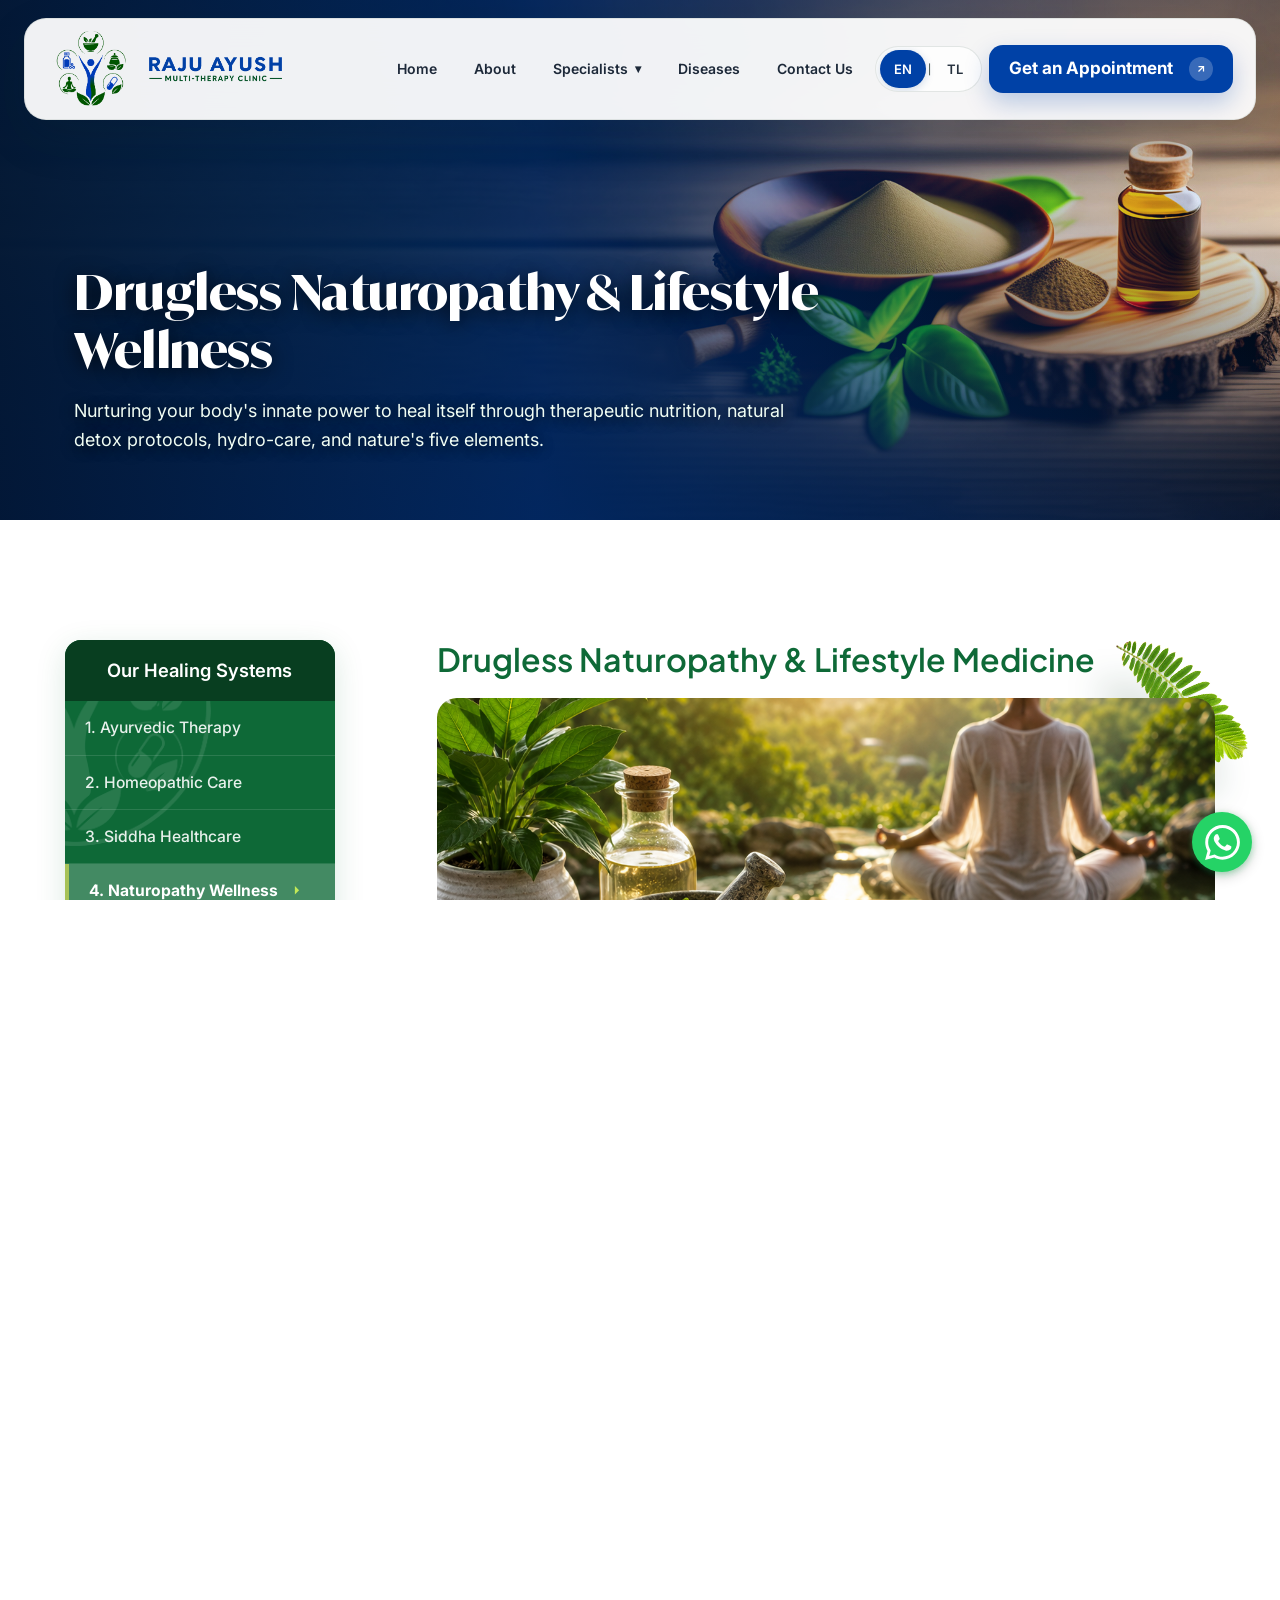
<file: naturopathy.html>
<!--
================================================================================
   ____                              _   _  __       
  / ___| _   _ _ __  _ __   ___  ___| |_(_)/ _|_   _ 
  \___ \| | | | '_ \| '_ \ / _ \/ __| __| | |_| | | |
   ___) | |_| | | | | | | |  __/ (__| |_| |  _| |_| |
  |____/ \__, |_| |_|_| |_|\___|\___|\__|_|_|  \__, |
         |___/                                 |___/ 

  ⚡ Crafted with Excellence by SYNNECTIFY
  🌐 Healthcare Digital Innovation & UI Architecture
  🏥 Raju AYUSH Hospital - Multi-Therapy Natural Healing
================================================================================
-->
<!DOCTYPE html>
<!--
========================================================================================

  ███████╗██╗   ██╗███╗   ██╗███╗   ██╗███████╗ ██████╗████████╗██╗███████╗██╗   ██╗
  ██╔════╝╚██╗ ██╔╝████╗  ██║████╗  ██║██╔════╝██╔════╝╚══██╔══╝██║██╔════╝╚██╗ ██╔╝
  ███████╗ ╚████╔╝ ██╔██╗ ██║██╔██╗ ██║█████╗  ██║        ██║   ██║█████╗   ╚████╔╝ 
  ╚════██║  ╚██╔╝  ██║╚██╗██║██║╚██╗██║██╔══╝  ██║        ██║   ██║██╔══╝    ╚██╔╝  
  ███████║   ██║   ██║ ╚████║██║ ╚████║███████╗╚██████╗   ██║   ██║██║        ██║   
  ╚══════╝   ╚═╝   ╚═╝  ╚═══╝╚═╝  ╚═══╝╚══════╝ ╚═════╝   ╚═╝   ╚═╝╚═╝        ╚═╝   

                     🚀 ARCHITECTED & CRAFTED BY SYNNECTIFY
                Next-Generation Digital Experiences & Web Engineering
========================================================================================
-->
<html lang="en" xmlns="http://www.w3.org/1999/xhtml">
<head>
    <!-- Developer Console Easter Egg -->
    <script>
    (function(){
      try {
        console.log("%c 🚀 SYNNECTIFY %c Digital Engineering & Healthcare Architecture ", "background:#0041A6; color:#ffffff; font-size:13px; font-weight:bold; padding:5px 10px; border-radius:4px 0 0 4px; font-family:monospace;", "background:#0E6937; color:#ffffff; font-size:13px; font-weight:bold; padding:5px 10px; border-radius:0 4px 4px 0; font-family:monospace;");
      } catch(e){}
    })();
    </script>

    <!-- Edge-to-Edge Full-Bleed High-Definition Favicon & Tab Icons -->
    <link rel="icon" type="image/x-icon" href="favicon.ico?v=3">
    <link rel="shortcut icon" href="favicon.ico?v=3">
    <link rel="icon" type="image/png" sizes="32x32" href="assets/images/favicon-32x32.png?v=3">
    <link rel="icon" type="image/png" sizes="16x16" href="assets/images/favicon-16x16.png?v=3">
    <link rel="icon" type="image/png" sizes="192x192" href="assets/images/favicon-192x192.png?v=3">
    <link rel="apple-touch-icon" sizes="180x180" href="assets/images/apple-touch-icon.png?v=3">

    <link rel="preload" as="image" href="./assets/images/footer-image-fast.webp" type="image/webp" media="(min-width: 769px)" fetchpriority="high">
    <link rel="preload" as="image" href="./assets/images/mobile-footer-image-fast.webp" type="image/webp" media="(max-width: 768px)" fetchpriority="high">
    <link rel="preload" as="image" href="./assets/images/footer-logo-fast2.0.webp" type="image/webp">

    <meta charset="UTF-8">
    <!-- DNS Prefetch -->
    <link rel="dns-prefetch" href="https://fonts.googleapis.com">
    <link rel="dns-prefetch" href="https://fonts.gstatic.com">
    <link rel="dns-prefetch" href="https://static.parastorage.com">
    <meta http-equiv="Content-Type" content="text/html; charset=utf-8" />
    <meta name="viewport" content="width=device-width, initial-scale=1.0, shrink-to-fit=no, maximum-scale=1.0, user-scalable=no" />

    <meta name="theme-color" content="#275F49">

    <link rel="stylesheet" href="./assets/vendor/bootstrap.min.css">

    <link rel="stylesheet preload" href="./assets/new-css/css/app.min.css" as="style">
    <link rel="stylesheet preload" href="./styles.css" as="style">
    <link rel="stylesheet" href="./assets/css/shared-home-chrome.css">
    <link rel="stylesheet" href="./assets/css/about-page.css">
    <link rel="stylesheet" href="./assets/css/mobile-menu.css">
    <link rel="stylesheet" href="./assets/css/navbar.css">
    <link rel="stylesheet" href="./assets/css/specialty-cards.css">
<style class="hide-old-nav">
/* Hide old Wix/legacy navbar */
header[id^="comp-"], [data-testid="header-wrapper"],
.wix-header, #SITE_HEADER,
[id*="SITE_HEADER"] { display: none !important; }
</style>

    <!-- ============================================================
         PRIMARY SEO & GOOGLE SEARCH CONSOLE META TAGS
         ============================================================ -->
    <title>Naturopathy & Yogic Science Healing: Raju AYUSH Hospital</title>
    <meta name="description" content="Drugless natural healing, hydrotherapy, therapeutic fasting, dietetics & clinical yoga for lifestyle diseases, obesity, stress & detox.">
    <meta name="keywords" content="Naturopathy clinic Vijayawada, drugless healing, hydrotherapy, mud therapy, fasting therapy, therapeutic yoga, lifestyle disease reversal, obesity weight loss naturopathy, natural detox center">
    <meta name="author" content="Raju AYUSH Hospital - Dr. T. Raju">
    <meta name="robots" content="index, follow, max-snippet:-1, max-image-preview:large, max-video-preview:-1">
    <link rel="canonical" href="https://drraju.synnectify.com/naturopathy.html">

    <!-- Google Search Console Ownership Verification -->
    <meta name="google-site-verification" content="YOUR_GOOGLE_SEARCH_CONSOLE_VERIFICATION_CODE">

    <!-- Open Graph / Facebook / WhatsApp Preview -->
    <meta property="og:locale" content="en_IN">
    <meta property="og:type" content="website">
    <meta property="og:site_name" content="Raju AYUSH Hospital">
    <meta property="og:title" content="Naturopathy & Yogic Science Healing: Raju AYUSH Hospital">
    <meta property="og:description" content="Drugless natural healing, hydrotherapy, therapeutic fasting, dietetics & clinical yoga for lifestyle diseases, obesity, stress & detox.">
    <meta property="og:url" content="https://drraju.synnectify.com/naturopathy.html">
    <meta property="og:image" content="https://drraju.synnectify.com/assets/images/logo.png">
    <meta property="og:image:alt" content="Naturopathy & Yogic Science Healing: Raju AYUSH Hospital">

    <!-- Twitter Cards -->
    <meta name="twitter:card" content="summary_large_image">
    <meta name="twitter:title" content="Naturopathy & Yogic Science Healing: Raju AYUSH Hospital">
    <meta name="twitter:description" content="Drugless natural healing, hydrotherapy, therapeutic fasting, dietetics & clinical yoga for lifestyle diseases, obesity, stress & detox.">
    <meta name="twitter:image" content="https://drraju.synnectify.com/assets/images/logo.png">

    <script type="application/ld+json">
    {
      "@context": "https://schema.org",
      "@graph": [
        {
          "@type": "MedicalProcedure",
          "name": "Naturopathy & Yogic Science Therapy",
          "procedureType": "NonInvasiveProcedure",
          "description": "Holistic drugless healing using five natural elements: Hydrotherapy, Mud Therapy, Dietetics, Fasting, and Therapeutic Yoga.",
          "relevantSpecialty": { "@type": "MedicalSpecialty", "name": "Naturopathy" }
        },
        {
          "@type": "BreadcrumbList",
          "itemListElement": [
            { "@type": "ListItem", "position": 1, "name": "Home", "item": "https://drraju.synnectify.com/home.html" },
            { "@type": "ListItem", "position": 2, "name": "Naturopathy", "item": "https://drraju.synnectify.com/naturopathy.html" }
          ]
        }
      ]
    }
    </script>
    <!-- ============================================================ -->
    <!-- Google Analytics 4 (GA4) / Tag Manager Tracking Hook -->
    <script async src="https://www.googletagmanager.com/gtag/js?id=G-XXXXXXXXXX"></script>
    <script>
      window.dataLayer = window.dataLayer || [];
      function gtag(){dataLayer.push(arguments);}
      gtag('js', new Date());
      gtag('config', 'G-XXXXXXXXXX', { 'anonymize_ip': true });
    </script>
    <link rel="manifest" href="manifest.json">
</head>

<body>
</div>

<!-- RAJU-AYUSH-NAVBAR-START -->
    <header class="site-header" id="siteHeader">
        <nav class="ra-navbar">
            <!-- LOGO -->
            <a href="home.html" class="ra-brand" aria-label="Raju AYUSH Hospital home">
                <img src="assets/images/logo.png" alt="Raju AYUSH Hospital" class="ra-logo-icon" fetchpriority="high" decoding="async">
                <img src="assets/images/logo name.png" alt="RAJU AYUSH Multi-Therapy Clinic" class="ra-logo-name" decoding="async">
            </a>

            <!-- NAVIGATION -->
            <div class="ra-nav-links" id="raNavLinks">
                <a href="home.html" class="ra-nav-link" data-i18n="nav.home">
                    <span class="ra-roll-box"><span class="ra-roll-top">Home</span><span class="ra-roll-bottom">Home</span></span>
                </a>
                <a href="about-us.html" class="ra-nav-link" data-i18n="nav.about">
                    <span class="ra-roll-box"><span class="ra-roll-top">About</span><span class="ra-roll-bottom">About</span></span>
                </a>

                <!-- SPECIALISTS DROPDOWN -->
                <div class="ra-dropdown-wrapper">
                    <button type="button" class="ra-dropdown-trigger" id="raSpecialistsBtn" aria-expanded="false" data-i18n="nav.specialists">
                        <span class="ra-roll-box"><span class="ra-roll-top">Specialists</span><span class="ra-roll-bottom">Specialists</span></span>
                        <span class="ra-dropdown-arrow">&#x25BE;</span>
                    </button>

                    <!-- MEGA MENU (3 Columns Luxury Design) -->
                    <div class="ra-mega-menu" id="raMegaMenu">
                        <div class="ra-mega-header">
                            <h3 data-i18n="mega.title">OUR SPECIALISTS</h3>
                            <div class="ra-mega-header-line">
                                <i></i><span>&#127807;</span><i></i>
                            </div>
                        </div>

                        <div class="ra-mega-body">
                            <!-- Left Column: Herbal Imagery -->
                            <div class="ra-mega-col-visual">
                                <div class="ra-mega-img-wrap">
                                    <img src="assets/images/ayurveda-mega-visual.jpg" alt="Natural Ayurvedic Medicine & Herbs" class="ra-mega-img" loading="lazy" decoding="async">
                                    <div class="ra-mega-img-overlay">
                                        <span data-i18n="mega.visual.tag">Traditional Healing</span>
                                    </div>
                                </div>
                            </div>

                            <!-- Middle Column: 5 Therapies List -->
                            <div class="ra-mega-col-list">
                                <a href="ayurveda-consultation.html" class="ra-service-row">
                                    <span class="ra-service-arrow">&rsaquo;</span>
                                    <div class="ra-service-info">
                                        <h4 class="ra-service-title" data-i18n="mega.ayurveda">Ayurvedic Therapy</h4>
                                        <p class="ra-service-sub" data-i18n="mega.ayurveda.desc">Classical Vedic Healing</p>
                                    </div>
                                </a>
                                <a href="homeopathy.html" class="ra-service-row">
                                    <span class="ra-service-arrow">&rsaquo;</span>
                                    <div class="ra-service-info">
                                        <h4 class="ra-service-title" data-i18n="mega.homeopathy">Homeopathic Care</h4>
                                        <p class="ra-service-sub" data-i18n="mega.homeopathy.desc">Holistic &amp; Natural Treatment</p>
                                    </div>
                                </a>
                                <a href="siddha-medicine.html" class="ra-service-row">
                                    <span class="ra-service-arrow">&rsaquo;</span>
                                    <div class="ra-service-info">
                                        <h4 class="ra-service-title" data-i18n="mega.siddha">Siddha Healthcare</h4>
                                        <p class="ra-service-sub" data-i18n="mega.siddha.desc">Ancient Tamil Medical System</p>
                                    </div>
                                </a>
                                <a href="naturopathy.html" class="ra-service-row">
                                    <span class="ra-service-arrow">&rsaquo;</span>
                                    <div class="ra-service-info">
                                        <h4 class="ra-service-title" data-i18n="mega.naturopathy">Naturopathy Wellness</h4>
                                        <p class="ra-service-sub" data-i18n="mega.naturopathy.desc">Natural Healing Therapies</p>
                                    </div>
                                </a>
                                <a href="herbal-medicine.html" class="ra-service-row">
                                    <span class="ra-service-arrow">&rsaquo;</span>
                                    <div class="ra-service-info">
                                        <h4 class="ra-service-title" data-i18n="mega.herbal">Global Herbal Medicine</h4>
                                        <p class="ra-service-sub" data-i18n="mega.herbal.desc">International Quality Herbal Care</p>
                                    </div>
                                </a>
                            </div>

                            <!-- Right Column: Consultation Card with Dr. Raju -->
                            <div class="ra-mega-col-consult">
                                <div class="ra-consult-card">
                                    <div class="ra-consult-top">
                                        <div class="ra-consult-text-wrap">
                                            <h4 class="ra-consult-heading" data-i18n="mega.consult.heading">Not Sure Which Therapy Is Right For You?</h4>
                                            <p class="ra-consult-text" data-i18n="mega.consult.desc">Our senior doctors diagnose your root cause and prescribe integrated multi-therapy care for complete and lasting relief.</p>
                                        </div>
                                        <div class="ra-consult-doctor-wrap">
                                            <img src="assets/images/dr-raju.png" alt="Chief Physician Dr. T. Raju" class="ra-consult-doctor-img" loading="lazy" decoding="async">
                                        </div>
                                    </div>
                                    <div class="ra-consult-divider">
                                        <i></i><span>&#127807;</span><i></i>
                                    </div>
                                    <a href="contact-us.html#ContactSec" class="ra-consult-btn">
                                        <span data-i18n="mega.consult.btn">Book An Appointment</span>
                                        <span class="ra-btn-arrow">&rarr;</span>
                                    </a>
                                </div>
                            </div>
                        </div>

                        <!-- Bottom Philosophy Ribbon -->
                        <div class="ra-mega-bottom-bar">
                            <div class="ra-bottom-philosophy">
                                <span class="ra-bottom-leaf">&#127807;</span>
                                <span data-i18n="mega.philosophy">5 Classical Systems. Integrated Care. Holistic Healing.</span>
                            </div>
                            <a href="ayurveda-consultation.html" class="ra-bottom-explore">
                                <span data-i18n="mega.explore.btn">View all treatments and therapies</span>
                                <span class="ra-explore-arrow">&rarr;</span>
                            </a>
                        </div>
                    </div>
                </div>

                <a href="diseases.html" class="ra-nav-link" data-i18n="nav.diseases">
                    <span class="ra-roll-box"><span class="ra-roll-top">Diseases</span><span class="ra-roll-bottom">Diseases</span></span>
                </a>
                <a href="contact-us.html" class="ra-nav-link" data-i18n="nav.contact">
                    <span class="ra-roll-box"><span class="ra-roll-top">Contact Us</span><span class="ra-roll-bottom">Contact Us</span></span>
                </a>

                <!-- LANGUAGE TOGGLE (Desktop) -->
                <div class="ra-language-toggle" id="raLangToggle">
                    <button type="button" class="ra-lang-btn active" data-lang="en">EN</button>
                    <span class="ra-lang-sep">|</span>
                    <button type="button" class="ra-lang-btn" data-lang="tl">TL</button>
                </div>

                <!-- CTA -->
                <a href="contact-us.html#ContactSec" class="ra-nav-cta">
                    <span data-i18n="cta.appointment">Get an Appointment</span>
                    <span class="ra-btn-arrow"><svg viewBox="0 0 24 24"><line x1="7" y1="17" x2="17" y2="7"></line><polyline points="7 7 17 7 17 17"></polyline></svg></span>
                </a>
            </div>

            <!-- MOBILE HAMBURGER BUTTON -->
            <button class="ra-mobile-toggle" id="raMobileToggle" type="button" aria-label="Open navigation" aria-expanded="false">
                <span></span>
                <span></span>
                <span></span>
            </button>
        </nav>
    </header>
    <!-- RAJU-AYUSH-NAVBAR-END -->

    <!-- MOBILE OFF-CANVAS FULL COVER DRAWER & BACKDROP -->
    <div class="ra-mobile-backdrop" id="raMobileBackdrop"></div>
    <div class="ra-mobile-drawer" id="raMobileDrawer">
        <div class="ra-drawer-header">
            <button type="button" class="ra-drawer-close" id="raDrawerClose" aria-label="Close menu">&times;</button>
            <div class="ra-drawer-logo-wrap">
                <img src="assets/images/mobile navbar logo.png" alt="Raju AYUSH Hospital" class="ra-drawer-logo" loading="lazy" decoding="async">
            </div>
        </div>
        
        <div class="ra-drawer-body">
            <ul class="ra-drawer-menu">
                <li class="ra-drawer-item">
                    <a href="home.html" class="ra-drawer-link">
                        <span class="ra-roll-box"><span class="ra-roll-top">Home</span><span class="ra-roll-bottom">Home</span></span>
                    </a>
                </li>
                <li class="ra-drawer-item">
                    <a href="about-us.html" class="ra-drawer-link">
                        <span class="ra-roll-box"><span class="ra-roll-top">About</span><span class="ra-roll-bottom">About</span></span>
                    </a>
                </li>
                <li class="ra-drawer-item ra-drawer-has-sub" id="raMobileSpecialistsItem">
                    <button type="button" class="ra-drawer-link ra-drawer-accordion-btn" id="raMobileSpecialistsBtn" aria-expanded="false">
                        <span class="ra-roll-box"><span class="ra-roll-top">Specialists</span><span class="ra-roll-bottom">Specialists</span></span>
                        <span class="ra-drawer-chevron">&#x25BE;</span>
                    </button>
                    <ul class="ra-drawer-submenu" id="raMobileSpecialistsSub">
                        <li><a href="ayurveda-consultation.html" class="ra-drawer-sublink" data-i18n="drawer.ayurveda">&rsaquo; Ayurvedic Therapy</a></li>
                        <li><a href="homeopathy.html" class="ra-drawer-sublink" data-i18n="drawer.homeo">&rsaquo; Homeopathic Care</a></li>
                        <li><a href="siddha-medicine.html" class="ra-drawer-sublink" data-i18n="drawer.siddha">&rsaquo; Siddha Healthcare</a></li>
                        <li><a href="naturopathy.html" class="ra-drawer-sublink" data-i18n="drawer.naturopathy">&rsaquo; Naturopathy Wellness</a></li>
                        <li><a href="herbal-medicine.html" class="ra-drawer-sublink" data-i18n="drawer.herbal">&rsaquo; Global Herbal Medicine</a></li>
                    </ul>
                </li>
                <li class="ra-drawer-item">
                    <a href="diseases.html" class="ra-drawer-link">
                        <span class="ra-roll-box"><span class="ra-roll-top">Diseases</span><span class="ra-roll-bottom">Diseases</span></span>
                    </a>
                </li>
                <li class="ra-drawer-item">
                    <a href="contact-us.html" class="ra-drawer-link">
                        <span class="ra-roll-box"><span class="ra-roll-top">Contact Us</span><span class="ra-roll-bottom">Contact Us</span></span>
                    </a>
                </li>
            </ul>

            <!-- Mobile Language Selector -->
            <div class="ra-drawer-lang">
                <span class="ra-drawer-lang-label" data-i18n="drawer.langlabel">Language:</span>
                <div class="ra-drawer-lang-toggle">
                    <button type="button" class="ra-mobile-lang-btn active" data-lang="en">English</button>
                    <span class="ra-mobile-lang-sep">|</span>
                    <button type="button" class="ra-mobile-lang-btn" data-lang="tl">తెలుగు</button>
                </div>
            </div>

            <!-- Mobile Book Appointment CTA -->
            <div class="ra-drawer-cta">
                <a href="contact-us.html" class="ra-drawer-btn">
                    <span>Book Appointment</span>
                    <span class="ra-drawer-btn-arrow">&rarr;</span>
                </a>
            </div>
        </div>
    </div>

<header id="comp-mb7ogqrp" class="comp-mb7ogqrp S829f_ comp-mb7ogqrp-container"
                                            slots="[object Object]" wix="[object Object]">
                                            <section id="comp-mb7ogqrp_r_comp-mb7ogqqn" tabindex="-1"
                                                class="ke5pl1 comp-mb7ogqrp_r_comp-mb7ogqqn-container section comp-mb7ogqrp_r_comp-mb7ogqqn ke5pl1 w2JesW NXBn1M yEgiaI wixui-header undefined fwXYgt">
                                                <div id="comp-mb7ogqrp_r_comp-mdr142kt"
                                                    class="container _internalContainerRoot_ikbgu_1 builder-root theme-vars comp-mb7ogqrp_r_comp-mdr142kt">
                                                    <div class="_backgroundLayer_ikbgu_25">
                                                        <div class="builder-root comp-mb7ogqrp_r_comp-mhs1biva _background_x7ip3_1 _mask_x7ip3_35 background"
                                                            id="comp-mb7ogqrp_r_comp-mhs1biva"
                                                            data-motion-part="BG_LAYER comp-mb7ogqrp_r_comp-mhs1biva">
                                                        </div>
                                                    </div>
                                                    <div role="group"
                                                        class="comp-mb7ogqrp_r_comp-mdr142kt-container max-width-container">
                                                        
                                                        <div id="comp-mb7ogqrp_r_comp-ml7ru3yu"
                                                            class="logo-wrapper _logo_ackza_1 builder-root comp-mb7ogqrp_r_comp-ml7ru3yu">
                                                            <a href="./home.html" target="_self"
                                                                class="_linkLayer_ackza_12"><wow-image
                                                                    class="_image_8j9vj_1 "
                                                                    data-image-info="{&quot;displayMode&quot;:&quot;fit&quot;,&quot;imageData&quot;:{&quot;width&quot;:200,&quot;height&quot;:51,&quot;uri&quot;:&quot;https://static.wixstatic.com/shapes/c837a6_826a63d60f394c6c80f9069903e238b8.svg&quot;,&quot;name&quot;:&quot;logo&quot;,&quot;displayMode&quot;:&quot;fit&quot;}}"
                                                                    data-motion-part="BG_IMG undefined"
                                                                    data-bg-effect-name="" data-has-ssr-src=""
                                                                    style="--wix-img-max-width:max(200px, 100%)"><img loading="lazy"
                                                                        alt="Homepage"
                                                                        fetchpriority="high"
                                                                        src="[data-uri]"
                                                                        style="width: 79px; height: 20px; object-fit: contain; object-position: center center;" decoding="async"></wow-image></a>
                                                        </div>
                                                        <div
                                                            class="wix-presets-wrapper w-3f27c3f4-5a2b-4b2c-9b14-05d9c0c6d5ec comp-mb7ogqrp_r_comp-ml7sglw4-presets-wrapper">
                                                            <div id="comp-mb7ogqrp_r_comp-ml7sglw4"
                                                                class="builder-root comp-mb7ogqrp_r_comp-ml7sglw4 menu _animation-calm_1m6ap_8">
                                                                <div id="comp-mb7ogqrp_r_comp-ml7sglw4-menu-content">
                                                                    <nav class="_root_s6hzk_2 navbar _navbar_1b8mp_1 _ltr_1b8mp_18 wixui-horizontal-menu wixui-menu"
                                                                        data-part="navbar" data-hook="menu-root"
                                                                        aria-label="Site" dir="ltr">
                                                                        <ul class="_container_s6hzk_173 custom-navbar">
    <li class="_listItem_1ev60_1" data-part="menu-item" data-animation-name="calm" data-item-depth="0" data-animation-state="exitDone">
        <div class="_itemWrapper_1ev60_10">
            <div class="item _labelContainer_1ev60_18 wixui-horizontal-menu__item wixui-menu__item" data-part="menu-item-content" data-interactive="true">
                <a data-part="menu-item-link" href="./home.html" target="_self" class="">
                    <div class="_label_1ev60_18 wixui-horizontal-menu__item-label wixui-menu__item-label" data-part="label">Home</div>
                </a>
            </div>
        </div><span class="_divider_1ev60_224"></span>
    </li>
    <li class="_listItem_1ev60_1" data-part="menu-item" data-animation-name="calm" data-item-depth="0" data-animation-state="exitDone">
        <div class="_itemWrapper_1ev60_10">
            <div class="item _labelContainer_1ev60_18 wixui-horizontal-menu__item wixui-menu__item" data-part="menu-item-content" data-interactive="true">
                <a data-part="menu-item-link" href="./about-us.html" target="_self" class="">
                    <div class="_label_1ev60_18 wixui-horizontal-menu__item-label wixui-menu__item-label" data-part="label">About Us</div>
                </a>
            </div>
        </div><span class="_divider_1ev60_224"></span>
    </li>
    <li class="_listItem_1ev60_1 custom-dropdown" data-part="menu-item" data-animation-name="none" data-item-depth="0">
        <div class="_itemWrapper_1ev60_10">
            <div class="item _labelContainer_1ev60_18 wixui-horizontal-menu__item wixui-menu__item" data-part="menu-item-content" data-interactive="true">
                <a data-part="menu-item-link" href="./ayurveda-consultation.html" target="_self" class="">
                    <div class="_label_1ev60_18 wixui-horizontal-menu__item-label wixui-menu__item-label" data-part="label">Specialities &#9662;</div>
                </a>
            </div>
        </div>
        <ul class="dropdown-content">
            <li><a href="./ayurveda-consultation.html">Ayurveda</a></li>
            <li><a href="./homeopathy.html">Homeopathy</a></li>
            <li><a href="./siddha-medicine.html">Sidda</a></li>
            <li><a href="./naturopathy.html">Naturopathy</a></li>
            <li><a href="./herbal-medicine.html">Global Herbal Medicine</a></li>
        </ul>
        <span class="_divider_1ev60_224"></span>
    </li>
    <li class="_listItem_1ev60_1" data-part="menu-item" data-animation-name="none" data-item-depth="0">
        <div class="_itemWrapper_1ev60_10">
            <div class="item _labelContainer_1ev60_18 wixui-horizontal-menu__item wixui-menu__item" data-part="menu-item-content" data-interactive="true">
                <a data-part="menu-item-link" href="./diseases.html" target="_self" class="">
                    <div class="_label_1ev60_18 wixui-horizontal-menu__item-label wixui-menu__item-label" data-part="label">diseases</div>
                </a>
            </div>
        </div><span class="_divider_1ev60_224"></span>
    </li>
    <li class="_listItem_1ev60_1" data-part="menu-item" data-animation-name="none" data-item-depth="0">
        <div class="_itemWrapper_1ev60_10">
            <div class="item _labelContainer_1ev60_18 wixui-horizontal-menu__item wixui-menu__item" data-part="menu-item-content" data-interactive="true">
                <a data-part="menu-item-link" href="./contact-us.html" target="_self" class="">
                    <div class="_label_1ev60_18 wixui-horizontal-menu__item-label wixui-menu__item-label" data-part="label">contact us</div>
                </a>
            </div>
        </div><span class="_divider_1ev60_224"></span>
    </li>
    <li class="_listItem_1ev60_1" data-part="menu-item" data-animation-name="none" data-item-depth="0">
        <div class="_itemWrapper_1ev60_10">
            <div class="item _labelContainer_1ev60_18 wixui-horizontal-menu__item wixui-menu__item" data-part="menu-item-content" data-interactive="true">
                <a data-part="menu-item-link" href="./contact-us.html#ContactSec" target="_self" class="appointment-btn">
                    <div class="_label_1ev60_18 wixui-horizontal-menu__item-label wixui-menu__item-label" data-part="label">Get an Appointment</div>
                </a>
            </div>
        </div><span class="_divider_1ev60_224"></span>
    </li>

</ul>
                                                                        <div class="_root_12ho9_1">
                                                                            <div aria-hidden="true" aria-label="scroll"
                                                                                class="_root_107ew_1 _hidden_107ew_39 wixui-menu__scroll-button scroll-button"
                                                                                data-menu-scroll-action="page"
                                                                                data-hidden="true"
                                                                                data-part="scroll-backward-button"><span
                                                                                    class="_icon_107ew_13 wixui-menu__scroll-button-icon"><svg
                                                                                        xmlns="http://www.w3.org/2000/svg"
                                                                                        viewBox="0 0 6 12">
                                                                                        <path
                                                                                            d="M0 6L5.2 0 6 .7 1.3 6 6 11.3 5.2 12z">
                                                                                        </path>
                                                                                    </svg></span></div>
                                                                            <div aria-hidden="true" aria-label="scroll"
                                                                                class="_root_107ew_1 _hidden_107ew_39 wixui-menu__scroll-button scroll-button"
                                                                                data-menu-scroll-action="page"
                                                                                data-hidden="true"
                                                                                data-part="scroll-forward-button"><span
                                                                                    class="_icon_107ew_13 wixui-menu__scroll-button-icon"><svg
                                                                                        xmlns="http://www.w3.org/2000/svg"
                                                                                        viewBox="0 0 6 12">
                                                                                        <path
                                                                                            d="M6 6L.8 0 0 .7 4.7 6 0 11.3l.8.7z">
                                                                                        </path>
                                                                                    </svg></span></div>
                                                                        </div>
                                                                    </nav>
                                                                </div>
                                                                <nav aria-label="Site"
                                                                    class="_openButtonNavigation_15sgs_79">
                                                                    <div
                                                                        class="wix-presets-wrapper w-4190f51c-3836-49f6-8114-96219c165b29 hamburgerOpenButton-presets-wrapper">
                                                                        <button type="button"
                                                                            class="_root_hx4l0_1 hamburger-open-button _button_hx4l0_19 button _fallbackDirection_uix1w_1 wixui-button"
                                                                            data-semantic-classname="button"
                                                                            aria-label="Menu">
                                                                            <div class="_animatedIcon_jg4gf_2 animatedIcon icon animated-icon _icon_hx4l0_78"
                                                                                id="animated-icon">
                                                                                <div>
                                                                                    <svg data-bbox="20 38.844 160 122.311"
                                                                                        viewBox="0 0 200 200"
                                                                                        height="200" width="200"
                                                                                        xmlns="http://www.w3.org/2000/svg"
                                                                                        data-type="shape">
                                                                                        <g>
                                                                                            <path
                                                                                                d="M180 161.155H20v-16.988h160zm0-52.661H20V91.506h160zm0-52.662H20V38.844h160z">
                                                                                            </path>
                                                                                        </g>
                                                                                    </svg>
                                                                                </div>
                                                                            </div>
                                                                        </button>
                                                                    </div>
                                                                </nav>
                                                            </div>
                                                        </div>
                                                    </div>
                                                </div>
                                            </section>
                                        </header>

    <div class="fixedRit">
        <ul>
            <li>
                <a class="call" href="tel:9290000571" target="_blank">
                    <div class="align">
                        <svg viewBox="0 0 512 512"><path d="m368.467 512c-89.756 0-185.605-32.981-260.547-107.921-74.817-74.818-107.92-170.603-107.92-260.546 0-79.269 64.132-143.533 143.533-143.533 6.134 0 11.649 3.734 13.927 9.429l64.267 160.667c3.077 7.692-.664 16.421-8.355 19.498l-70.597 28.238c4.994 81.218 70.188 146.408 151.393 151.395l28.239-70.597c3.07-7.679 11.796-11.434 19.498-8.356l160.665 64.266c5.695 2.278 9.43 7.793 9.43 13.927 0 79.269-64.132 143.533-143.533 143.533zm-234.917-481.57c-57.448 4.971-103.55 53.145-103.55 113.103 0 90.408 35.206 175.405 99.134 239.332 63.927 63.928 148.924 99.135 239.333 99.135 59.939 0 108.129-46.076 113.104-103.55l-136.881-54.752-26.563 66.406c-2.277 5.695-7.793 9.429-13.927 9.429-105.729 0-191.733-86.004-191.733-191.717 0-6.133 3.734-11.666 9.429-13.943l66.406-26.563z"/></svg>
                    </div>
                </a>
            </li>
            <li>
                <a class="whatsapp" href="https://api.whatsapp.com/send?phone=919290000571" target="_blank">
                    <div class="align">
                        <svg viewBox="-23 -21 682 682.66669"><path d="m544.386719 93.007812c-59.875-59.945312-139.503907-92.9726558-224.335938-93.007812-174.804687 0-317.070312 142.261719-317.140625 317.113281-.023437 55.894531 14.578125 110.457031 42.332032 158.550781l-44.992188 164.335938 168.121094-44.101562c46.324218 25.269531 98.476562 38.585937 151.550781 38.601562h.132813c174.785156 0 317.066406-142.273438 317.132812-317.132812.035156-84.742188-32.921875-164.417969-92.800781-224.359376zm-224.335938 487.933594h-.109375c-47.296875-.019531-93.683594-12.730468-134.160156-36.742187l-9.621094-5.714844-99.765625 26.171875 26.628907-97.269531-6.269532-9.972657c-26.386718-41.96875-40.320312-90.476562-40.296875-140.28125.054688-145.332031 118.304688-263.570312 263.699219-263.570312 70.40625.023438 136.589844 27.476562 186.355469 77.300781s77.15625 116.050781 77.132812 186.484375c-.0625 145.34375-118.304687 263.59375-263.59375 263.59375zm144.585938-197.417968c-7.921875-3.96875-46.882813-23.132813-54.148438-25.78125-7.257812-2.644532-12.546875-3.960938-17.824219 3.96875-5.285156 7.929687-20.46875 25.78125-25.09375 31.066406-4.625 5.289062-9.242187 5.953125-17.167968 1.984375-7.925782-3.964844-33.457032-12.335938-63.726563-39.332031-23.554687-21.011719-39.457031-46.960938-44.082031-54.890626-4.617188-7.9375-.039062-11.8125 3.476562-16.171874 8.578126-10.652344 17.167969-21.820313 19.808594-27.105469 2.644532-5.289063 1.320313-9.917969-.664062-13.882813-1.976563-3.964844-17.824219-42.96875-24.425782-58.839844-6.4375-15.445312-12.964843-13.359374-17.832031-13.601562-4.617187-.230469-9.902343-.277344-15.1875-.277344-5.28125 0-13.867187 1.980469-21.132812 9.917969-7.261719 7.933594-27.730469 27.101563-27.730469 66.105469s28.394531 76.683594 32.355469 81.972656c3.960937 5.289062 55.878906 85.328125 135.367187 119.648438 18.90625 8.171874 33.664063 13.042968 45.175782 16.695312 18.984374 6.03125 36.253906 5.179688 49.910156 3.140625 15.226562-2.277344 46.878906-19.171875 53.488281-37.679687 6.601563-18.511719 6.601563-34.375 4.617187-37.683594-1.976562-3.304688-7.261718-5.285156-15.183593-9.253906zm0 0" fill-rule="evenodd"/></svg>
                    </div>
                </a>
            </li>
            <li>
                <a class="mail" href="mailto:timothiraju25@gmail.com" target="_blank">
                    <div class="align">
                        <svg viewBox="0 0 512 512"><path class="st0" d="M464,64H48C21.5,64,0,85.5,0,112v288c0,26.5,21.5,48,48,48h416c26.5,0,48-21.5,48-48V112 C512,85.5,490.5,64,464,64z M464,96c2.2,0,4.2,0.5,6.1,1.2L256,282.8L41.9,97.2c1.9-0.8,4-1.2,6.1-1.2L464,96z M464,416H48 c-8.8,0-16-7.2-16-16V131l213.5,185c3,2.6,6.8,3.9,10.5,3.9s7.5-1.3,10.5-3.9L480,131v269C480,408.8,472.8,416,464,416z"/></svg>
                    </div>
                </a>
            </li>
        </ul>
    </div>

    <div id="viewport">
        <div id="pageWrapper" class="specialitiesPage">

            <section id="PageBanner" class="Hght">
                <img class="bnnr" alt="Naturopathy &amp; Wellness" src="./images/banner-images/banner-images1.jpg" loading="lazy" / decoding="async">
                <div class="BannerContent">
                    <div class="container">
                        <div class="content-wrapper">
                            <h1 class="bnrHead" data-i18n="spec.naturopathy.bnr.title">Drugless Naturopathy & Lifestyle Wellness</h1>
                            <div class="SubT" data-i18n="spec.naturopathy.bnr.sub">Nurturing your body's innate power to heal itself through therapeutic nutrition, natural detox protocols, hydro-care, and nature's five elements.</div>
                        </div>
                    </div>
                </div>
            </section>

            <section id="SpecialitySec">
                <div class="container">
                    <div class="animBx anim3">
                        <img src="./assets/images/anim16.png" alt=""loading="lazy"  decoding="async">
                    </div>
                    <div class="animBx anim2">
                        <img src="./assets/images/anim15.png" alt=""loading="lazy"  decoding="async">
                    </div>

                    <div class="row">
                        
                        <div class="col-xl-3 col-lg-4">
                            <div class="lftBx">
                                <div class="accordion FilterBx" id="FltrAccord">
                                    <div class="fade1">
                                        <img src="./assets/images/fade1.png" alt=""loading="lazy"  decoding="async">
                                    </div>
                                    <div class="accordion-item">
                                        <div class="accordion-header" id="headingOne">
                                            <button class="accordion-button Title" type="button" data-bs-toggle="collapse" data-bs-target="#collapseOne" aria-expanded="true" aria-controls="collapseOne" data-i18n="specialties.sidebar.title">
                                                Our Healing Systems
                                            </button>
                                        </div>
                                        <div id="collapseOne" class="accordion-collapse collapse show" aria-labelledby="headingOne" data-bs-parent="#FltrAccord">
                                            <div class="accordion-body">
                                                <ul>
                                                    <li><a href="./ayurveda-consultation.html"><span data-i18n="specialties.sidebar.ayurveda">1. Ayurvedic Therapy</span></a></li>
                                                    <li><a href="./homeopathy.html"><span data-i18n="specialties.sidebar.homeopathy">2. Homeopathic Care</span></a></li>
                                                    <li><a href="./siddha-medicine.html"><span data-i18n="specialties.sidebar.siddha">3. Siddha Healthcare</span></a></li>
                                                    <li><a href="./naturopathy.html" class="active"><span data-i18n="specialties.sidebar.naturopathy">4. Naturopathy Wellness</span></a></li>
                                                    <li><a href="./herbal-medicine.html"><span data-i18n="specialties.sidebar.herbal">5. Global Herbal Medicine</span></a></li>
                                                </ul>
                                            </div>
                                        </div>
                                    </div>
                                </div>
                            </div>
                        </div>

                        <div class="col-xl-9 col-lg-8">
                            <div class="ritBx">
                                <div class="cMNHead">
                                    <h2 data-i18n="spec.naturopathy.head">Naturopathy (Naturopathi) Care</h2>
                                </div>
                                <div class="imgBx">
                                    <img src="./images/specialties/specialtie4.jpg" alt="Naturopathy (Naturopathi) Care" loading="lazy" decoding="async">
                                </div>
                                <div class="specialty-text-content">
                                    
            <p>Naturopathy is a holistic, drugless system of medicine based on the principle that the human body possesses an inherent power to heal itself (Vis Medicatrix Naturae). By harmonizing the body with the five great elements of nature (Earth, Water, Fire, Air, and Space), Naturopathy cleanses accumulated morbid matter and re-establishes pristine health.</p>

            <h3>Core Naturopathic Therapies:</h3>
            <ul>
                <li><strong>Diet & Fasting Therapy:</strong> Therapeutic elimination diets, alkaline juicing, and structured fasting to allow internal organs to regenerate.</li>
                <li><strong>Hydrotherapy & Mud Packs:</strong> Application of temperature-controlled water therapies and mineral-rich mud packs to reduce inflammation, improve circulation, and soothe nerves.</li>
                <li><strong>Metabolic & Lifestyle Correction:</strong> Scientific guidance on daily circadian rhythm, sleep hygiene, natural breathing, and stress release.</li>
                <li><strong>Natural Detoxification:</strong> Stimulating the four organs of elimination (skin, lungs, kidneys, and bowels) for thorough systemic cleansing.</li>
            </ul>

            <h3>Ideal for Treating:</h3>
            <p>Obesity, Type 2 Diabetes, High Blood Pressure, Chronic Constipation, Gastric bloating, Insomnia, Psoriasis, Gout, and Chronic Lifestyle-induced fatigue.</p>
        
                                </div>

                                <!-- 1. Signature Feature Cards (Notched Shape) -->
                                <div class="ra-specialty-features-wrap">
                                    <span class="ra-section-subtitle">Naturopathy Foundations</span>
                                    <h3 class="ra-section-main-title">Drugless Self-Healing Modalities</h3>
                                    <div class="ra-feature-cards-grid">
                                        <!-- Card 1 -->
                                        <div class="ra-notched-card-container">
                                            <div class="ra-notched-card">
                                                <div class="ra-card-content">
                                                    <h4 class="ra-card-title">5-Elements Harmony</h4>
                                                    <p class="ra-card-desc">Balancing Earth, Water, Fire, Air & Space (Pancha Mahabhutas) to reactivate cellular vitality.</p>
                                                </div>
                                                <div class="ra-card-icon-wrap">
                                                    <svg class="ra-card-icon-svg" viewBox="0 0 64 64">
                                                        <!-- Sun, Water & Leaf Element Glyph -->
                                                        <circle cx="32" cy="18" r="7"/>
                                                        <line x1="32" y1="6" x2="32" y2="8"/>
                                                        <line x1="22" y1="12" x2="24" y2="13.5"/>
                                                        <line x1="42" y1="12" x2="40" y2="13.5"/>
                                                        <path d="M16 42 Q 24 36, 32 42 T 48 42"/>
                                                        <path d="M12 48 Q 22 42, 32 48 T 52 48"/>
                                                        <path d="M32 28 C 32 28, 22 34, 26 42 C 30 40, 36 34, 32 28 Z"/>
                                                    </svg>
                                                </div>
                                            </div>
                                        </div>

                                        <!-- Card 2 -->
                                        <div class="ra-notched-card-container">
                                            <div class="ra-notched-card">
                                                <div class="ra-card-content">
                                                    <h4 class="ra-card-title">Drugless Self-Healing</h4>
                                                    <p class="ra-card-desc">Harnessing the body's internal bio-intelligence (Vis Medicatrix Naturae) without synthetic drugs.</p>
                                                </div>
                                                <div class="ra-card-icon-wrap">
                                                    <svg class="ra-card-icon-svg" viewBox="0 0 64 64">
                                                        <!-- Cupping Hands & Sprout -->
                                                        <path d="M16 46 C 22 46, 26 42, 30 38 L 30 26"/>
                                                        <path d="M48 46 C 42 46, 38 42, 34 38 L 34 26"/>
                                                        <path d="M12 40 C 14 50, 24 54, 32 54 C 40 54, 50 50, 52 40"/>
                                                        <path d="M32 26 C 32 16, 22 14, 22 14 C 22 14, 24 24, 32 26 Z"/>
                                                        <path d="M32 20 C 32 12, 42 10, 42 10 C 42 10, 40 18, 32 20 Z"/>
                                                    </svg>
                                                </div>
                                            </div>
                                        </div>

                                        <!-- Card 3 -->
                                        <div class="ra-notched-card-container">
                                            <div class="ra-notched-card">
                                                <div class="ra-card-content">
                                                    <h4 class="ra-card-title">Hydro & Mud Therapies</h4>
                                                    <p class="ra-card-desc">Therapeutic packs and temperature hydro-treatments to soothe nerves and drain toxic buildup.</p>
                                                </div>
                                                <div class="ra-card-icon-wrap">
                                                    <svg class="ra-card-icon-svg" viewBox="0 0 64 64">
                                                        <!-- Hydro Ripple & Mud Pack -->
                                                        <path d="M32 10 C 32 10, 18 26, 18 36 A 14 14 0 0 0 46 36 C 46 26, 32 10, 32 10 Z"/>
                                                        <circle cx="32" cy="38" r="6"/>
                                                        <path d="M10 52 Q 21 46, 32 52 T 54 52" stroke-dasharray="3 3"/>
                                                        <path d="M14 58 Q 23 54, 32 58 T 50 58"/>
                                                    </svg>
                                                </div>
                                            </div>
                                        </div>
                                    </div>
                                </div>

                                <!-- 2. Two-Column Benefits Section -->
                                <div class="ra-benefits-section">
                                    <div class="ra-benefits-grid">
                                        <div class="ra-benefits-img-wrap">
                                            <img src="./assets/images/specialone2.webp" alt="Key Benefits of Naturopathy" class="ra-benefits-img" loading="lazy" decoding="async">
                                        </div>
                                        <div class="ra-benefits-content">
                                            <h3>Key Health Benefits</h3>
                                            <ul class="ra-benefits-list">
                                                <li class="ra-benefits-item">
                                                    <span class="ra-benefit-check-icon">
                                                        <svg viewBox="0 0 24 24"><polyline points="20 6 9 17 4 12"></polyline></svg>
                                                    </span>
                                                    <span><strong>Chemical-Free Self Healing:</strong> Re-educates internal organs to process nutrition, repair tissues, and self-purify.</span>
                                                </li>
                                                <li class="ra-benefits-item">
                                                    <span class="ra-benefit-check-icon">
                                                        <svg viewBox="0 0 24 24"><polyline points="20 6 9 17 4 12"></polyline></svg>
                                                    </span>
                                                    <span><strong>Metabolic Disease Reversal:</strong> Clinically proven reversal guidance for Obesity, Type 2 Diabetes, and Fatty Liver.</span>
                                                </li>
                                                <li class="ra-benefits-item">
                                                    <span class="ra-benefit-check-icon">
                                                        <svg viewBox="0 0 24 24"><polyline points="20 6 9 17 4 12"></polyline></svg>
                                                    </span>
                                                    <span><strong>Deep Stress Relief & Insomnia Cure:</strong> Hydrotherapy and spine packs calm nervous overactivity and induce sound sleep.</span>
                                                </li>
                                                <li class="ra-benefits-item">
                                                    <span class="ra-benefit-check-icon">
                                                        <svg viewBox="0 0 24 24"><polyline points="20 6 9 17 4 12"></polyline></svg>
                                                    </span>
                                                    <span><strong>Gastrointestinal Cleansing:</strong> Relieves stubborn constipation, piles, chronic gas, and food sensitivities.</span>
                                                </li>
                                            </ul>
                                        </div>
                                    </div>
                                </div>

                                <!-- 3. High-Converting Specialty CTA Banner -->
                                <div class="ra-specialty-cta-banner">
                                    <div class="ra-specialty-cta-inner">
                                        <div class="ra-cta-text-col">
                                            <span class="ra-cta-badge">Pure Drugless Healthcare</span>
                                            <h3 class="ra-cta-title">Harmonize Your Life with Nature's 5 Elements</h3>
                                            <p class="ra-cta-desc">Book a customized Naturopathy diet, fasting, hydrotherapy, and lifestyle restoration session with Dr. T. Raju, MD (AM).</p>
                                        </div>
                                        <div class="ra-cta-actions-col">
                                            <a href="contact-us.html" class="ra-cta-btn-primary">
                                                <span>Book An Appointment</span>
                                                <span class="ra-cta-arrow-circle">&rarr;</span>
                                            </a>
                                            <a href="tel:9290000571" class="ra-cta-btn-secondary">
                                                <span>📞 Call Direct</span>
                                            </a>
                                        </div>
                                    </div>
                                </div>
                            </div>
                        </div>
                    </div>
                </div>
            </section>

        </div>
    </div>

    <div class="wh-footer-wrapper">
        <footer class="wh-footer">
            <picture>
                <source srcset="./assets/images/footer-image-fast.webp" type="image/webp">
                <img src="./assets/images/footer-image-fast.webp" alt="" class="wh-footer-bg" width="1600" height="533" loading="eager" decoding="async" fetchpriority="high">
            </picture>
            <picture>
                <source srcset="./assets/images/mobile-footer-image-fast.webp" type="image/webp">
                <img src="./assets/images/mobile-footer-image-fast.webp" alt="" class="wh-footer-bg-mobile" width="720" height="1080" loading="eager" decoding="async">
            </picture>
            <div class="wh-footer-container">
                <div class="wh-footer-top">
                    <!-- Column 1: Brand + Logo -->
                    <div class="wh-footer-brand">
                        <picture>
                            <source srcset="./assets/images/footer-logo-fast2.0.webp" type="image/webp">
                            <img src="./assets/images/footer-logo-fast2.0.webp" alt="Raju AYUSH Hospital" class="wh-footer-logo" width="595" height="709" loading="eager" decoding="async">
                        </picture>
                        <p data-i18n="footer.brand.desc">Providing exceptional healthcare services &amp; holistic natural healing with 38+ years of clinical expertise.</p>
                    </div>
                    <!-- Column 2: Quick Links -->
                    <div class="wh-footer-links">
                        <h3 data-i18n="footer.quicklinks">Quick Links</h3>
                        <ul>
                            <li><a href="./home.html" data-i18n="nav.home">Home</a></li>
                            <li><a href="./about-us.html" data-i18n="nav.about">About</a></li>
                            <li><a href="./diseases.html" data-i18n="nav.diseases">Diseases</a></li>
                            <li><a href="./contact-us.html" data-i18n="nav.contact">Contact Us</a></li>
                        </ul>
                    </div>
                    <!-- Column 3: Specialties -->
                    <div class="wh-footer-links">
                        <h3 data-i18n="footer.specialties">Our Specialties</h3>
                        <ul>
                            <li><a href="./homeopathy.html" data-i18n="footer.homeopathy">Homeopathic Care</a></li>
                            <li><a href="./ayurveda-consultation.html" data-i18n="footer.ayurveda">Ayurvedic Therapy</a></li>
                            <li><a href="./siddha-medicine.html" data-i18n="footer.siddha">Siddha Healthcare</a></li>
                            <li><a href="./naturopathy.html" data-i18n="footer.naturopathy">Naturopathy Wellness</a></li>
                            <li><a href="./herbal-medicine.html" data-i18n="footer.herbal">Global Herbal Medicine</a></li>
                        </ul>
                    </div>
                    <!-- Column 4: Contact + Social -->
                    <div class="wh-footer-social">
                        <h3 data-i18n="footer.contact.title">Contact Info</h3>
                        <p style="color: rgba(255,255,255,0.85); font-size: 14px; margin-bottom: 8px;" data-i18n="footer.address">Vijayawada, Andhra Pradesh</p>
                        <p style="color: rgba(255,255,255,0.85); font-size: 14px; margin-bottom: 8px;">📞 <a href="tel:+919290000571" style="color: rgba(255,255,255,0.85); text-decoration: none;">+91 92900 00571</a></p>
                        <p style="color: rgba(255,255,255,0.85); font-size: 14px; margin-bottom: 16px;">📧 info@rajuayush.com</p>
                        <div class="social-icons">
                            <a href="#" aria-label="Facebook" target="_blank" rel="noopener">
                                <svg viewBox="0 0 24 24" fill="currentColor"><path d="M24 12.073c0-6.627-5.373-12-12-12s-12 5.373-12 12c0 5.99 4.388 10.954 10.125 11.854v-8.385H7.078v-3.47h3.047V9.43c0-3.007 1.792-4.669 4.533-4.669 1.312 0 2.686.235 2.686.235v2.953H15.83c-1.491 0-1.956.925-1.956 1.874v2.25h3.328l-.532 3.47h-2.796v8.385C19.612 23.027 24 18.062 24 12.073z"/></svg>
                            </a>
                            <a href="#" aria-label="Instagram" target="_blank" rel="noopener">
                                <svg viewBox="0 0 24 24" fill="currentColor"><path d="M12 2.163c3.204 0 3.584.012 4.85.07 3.252.148 4.771 1.691 4.919 4.919.058 1.265.069 1.645.069 4.849 0 3.205-.012 3.584-.069 4.849-.149 3.225-1.664 4.771-4.919 4.919-1.266.058-1.644.07-4.85.07-3.204 0-3.584-.012-4.849-.07-3.26-.149-4.771-1.699-4.919-4.92-.058-1.265-.07-1.644-.07-4.849 0-3.204.013-3.583.07-4.849.149-3.227 1.664-4.771 4.919-4.919 1.266-.057 1.645-.069 4.849-.069zM12 0C8.741 0 8.333.014 7.053.072 2.695.272.273 2.69.073 7.052.014 8.333 0 8.741 0 12c0 3.259.014 3.668.072 4.948.2 4.358 2.618 6.78 6.98 6.98C8.333 23.986 8.741 24 12 24c3.259 0 3.668-.014 4.948-.072 4.354-.2 6.782-2.618 6.979-6.98.059-1.28.073-1.689.073-4.948 0-3.259-.014-3.667-.072-4.947-.196-4.354-2.617-6.78-6.979-6.98C15.668.014 15.259 0 12 0zm0 5.838a6.162 6.162 0 100 12.324 6.162 6.162 0 000-12.324zM12 16a4 4 0 110-8 4 4 0 010 8zm6.406-11.845a1.44 1.44 0 100 2.881 1.44 1.44 0 000-2.881z"/></svg>
                            </a>
                            <a href="#" aria-label="YouTube" target="_blank" rel="noopener">
                                <svg viewBox="0 0 24 24" fill="currentColor"><path d="M23.498 6.186a3.016 3.016 0 00-2.122-2.136C19.505 3.545 12 3.545 12 3.545s-7.505 0-9.377.505A3.017 3.017 0 00.502 6.186C0 8.07 0 12 0 12s0 3.93.502 5.814a3.016 3.016 0 002.122 2.136c1.871.505 9.376.505 9.376.505s7.505 0 9.377-.505a3.015 3.015 0 002.122-2.136C24 15.93 24 12 24 12s0-3.93-.502-5.814zM9.545 15.568V8.432L15.818 12l-6.273 3.568z"/></svg>
                            </a>
                            <a href="https://api.whatsapp.com/send?phone=919290000571" aria-label="WhatsApp" target="_blank" rel="noopener">
                                <svg viewBox="0 0 24 24" fill="currentColor"><path d="M17.472 14.382c-.297-.149-1.758-.867-2.03-.967-.273-.099-.471-.148-.67.15-.197.297-.767.966-.94 1.164-.173.199-.347.223-.644.075-.297-.15-1.255-.463-2.39-1.475-.883-.788-1.48-1.761-1.653-2.059-.173-.297-.018-.458.13-.606.134-.133.298-.347.446-.52.149-.174.198-.298.298-.497.099-.198.05-.371-.025-.52-.075-.149-.669-1.612-.916-2.207-.242-.579-.487-.5-.669-.51-.173-.008-.371-.01-.57-.01-.198 0-.52.074-.792.372-.272.297-1.04 1.016-1.04 2.479 0 1.462 1.065 2.875 1.213 3.074.149.198 2.096 3.2 5.077 4.487.709.306 1.262.489 1.694.625.712.227 1.36.195 1.871.118.571-.085 1.758-.719 2.006-1.413.248-.694.248-1.289.173-1.413-.074-.124-.272-.198-.57-.347m-5.421 7.403h-.004a9.87 9.87 0 01-5.031-1.378l-.361-.214-3.741.982.998-3.648-.235-.374a9.86 9.86 0 01-1.51-5.26c.001-5.45 4.436-9.884 9.888-9.884 2.64 0 5.122 1.03 6.988 2.898a9.825 9.825 0 012.893 6.994c-.003 5.45-4.437 9.884-9.885 9.884m8.413-18.297A11.815 11.815 0 0012.05 0C5.495 0 .16 5.335.157 11.892c0 2.096.547 4.142 1.588 5.945L.057 24l6.305-1.654a11.882 11.882 0 005.683 1.448h.005c6.554 0 11.89-5.335 11.893-11.893a11.821 11.821 0 00-3.48-8.413z"/></svg>
                            </a>
                        </div>
                    </div>
                </div>
            </div>
            <div class="wh-footer-bottom">
                <div class="wh-footer-bottom-container">
                    <p class="copyright-text" data-i18n="footer.copyright">&copy; 2026 Raju AYUSH Hospital. All rights reserved.</p>
                    <div class="footer-bottom-credits">
                        <span>Made with <svg class="wh-heart-icon" viewBox="0 0 24 24" width="14" height="14" style="display:inline-block; vertical-align:middle; margin:0 4px; flex-shrink:0;" aria-label="love"><path d="M12 21.35l-1.45-1.32C5.4 15.36 2 12.28 2 8.5 2 5.42 4.42 3 7.5 3c1.74 0 3.41.81 4.5 2.09C13.09 3.81 14.76 3 16.5 3 19.58 3 22 5.42 22 8.5c0 3.78-3.4 6.86-8.55 11.54L12 21.35z"/></svg> by <a href="https://technologies.synnectify.com" target="_blank" rel="noopener noreferrer">Synnectify Technologies</a></span>
                    </div>
                </div>
            </div>
        </footer>
    </div>

    <link rel="stylesheet" href="./assets/vendor/aos.css">

    <!-- Fast Deferred Local Scripts -->
    <script src="./assets/vendor/jquery.min.js" defer></script>
    <script src="./assets/vendor/bootstrap.bundle.min.js" defer></script>
    <script src="./assets/vendor/aos.js" defer></script>
    <script src="./assets/new-css/js/app.js" defer></script>
    <script>
    window.addEventListener('DOMContentLoaded', function() {
        if (typeof AOS !== 'undefined') {
            AOS.init({
                duration: 650,
                easing: 'ease-out-cubic',
                once: false,
                mirror: true,
                offset: 60
            });
        }
    });
    </script>
    <script>
    (function() {
        function initMobileMenu() {
            var navbar = document.querySelector('.custom-navbar') 
                || document.querySelector('._container_s6hzk_173');
            if (!navbar) return;
            if (document.querySelector('.wh-mobile-toggle')) return;
            
            var btn = document.createElement('button');
            btn.className = 'wh-mobile-toggle';
            btn.setAttribute('aria-label', 'Menu');
            btn.innerHTML = '<span></span>';
            
            var header = document.querySelector('#comp-mb7ogqrp') || document.querySelector('header');
            if (header) {
                btn.style.position = 'absolute';
                btn.style.right = '20px';
                btn.style.top = '50%';
                btn.style.transform = 'translateY(-50%)';
                header.style.position = header.style.position || 'relative';
                header.appendChild(btn);
            }
            
            var menuList = navbar.tagName === 'UL' ? navbar : navbar.querySelector('ul') || navbar;
            btn.addEventListener('click', function() {
                btn.classList.toggle('active');
                menuList.classList.toggle('mobile-open');
            });
            
            menuList.querySelectorAll('a[href]').forEach(function(link) {
                link.addEventListener('click', function() {
                    menuList.classList.remove('mobile-open');
                    btn.classList.remove('active');
                });
            });
        }
        if (document.readyState === 'loading') {
            document.addEventListener('DOMContentLoaded', initMobileMenu);
        } else {
            initMobileMenu();
        }
    })();
    </script>
<script src="./assets/js/navbar.js" defer></script>
    <script src="assets/js/i18n.js" defer></script>
    <script src="assets/js/specialty-i18n.js" defer></script>
    <script src="assets/js/page-faq.js" defer></script>
</body>

</html>
</file>
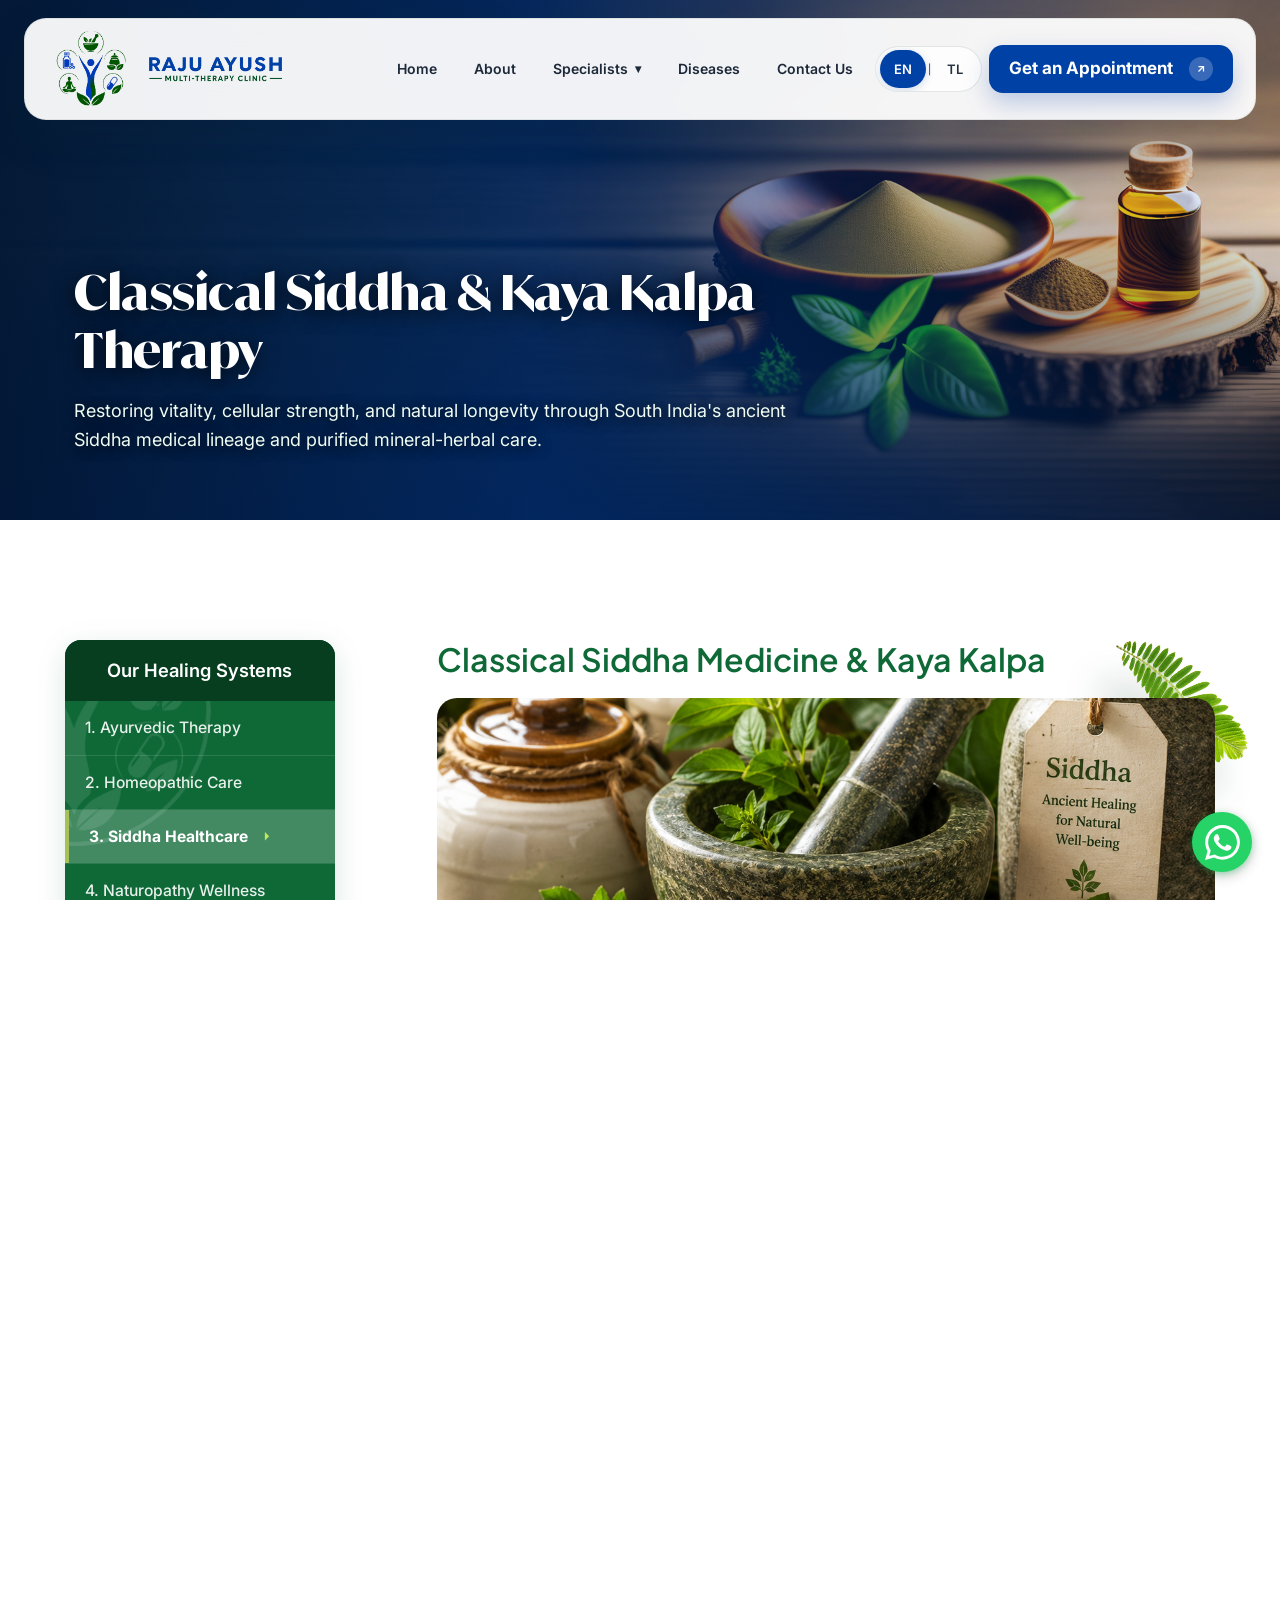
<file: siddha-medicine.html>
<!--
================================================================================
   ____                              _   _  __       
  / ___| _   _ _ __  _ __   ___  ___| |_(_)/ _|_   _ 
  \___ \| | | | '_ \| '_ \ / _ \/ __| __| | |_| | | |
   ___) | |_| | | | | | | |  __/ (__| |_| |  _| |_| |
  |____/ \__, |_| |_|_| |_|\___|\___|\__|_|_|  \__, |
         |___/                                 |___/ 

  ⚡ Crafted with Excellence by SYNNECTIFY
  🌐 Healthcare Digital Innovation & UI Architecture
  🏥 Raju AYUSH Hospital - Multi-Therapy Natural Healing
================================================================================
-->
<!DOCTYPE html>
<!--
========================================================================================

  ███████╗██╗   ██╗███╗   ██╗███╗   ██╗███████╗ ██████╗████████╗██╗███████╗██╗   ██╗
  ██╔════╝╚██╗ ██╔╝████╗  ██║████╗  ██║██╔════╝██╔════╝╚══██╔══╝██║██╔════╝╚██╗ ██╔╝
  ███████╗ ╚████╔╝ ██╔██╗ ██║██╔██╗ ██║█████╗  ██║        ██║   ██║█████╗   ╚████╔╝ 
  ╚════██║  ╚██╔╝  ██║╚██╗██║██║╚██╗██║██╔══╝  ██║        ██║   ██║██╔══╝    ╚██╔╝  
  ███████║   ██║   ██║ ╚████║██║ ╚████║███████╗╚██████╗   ██║   ██║██║        ██║   
  ╚══════╝   ╚═╝   ╚═╝  ╚═══╝╚═╝  ╚═══╝╚══════╝ ╚═════╝   ╚═╝   ╚═╝╚═╝        ╚═╝   

                     🚀 ARCHITECTED & CRAFTED BY SYNNECTIFY
                Next-Generation Digital Experiences & Web Engineering
========================================================================================
-->
<html lang="en" xmlns="http://www.w3.org/1999/xhtml">
<head>
    <!-- Developer Console Easter Egg -->
    <script>
    (function(){
      try {
        console.log("%c 🚀 SYNNECTIFY %c Digital Engineering & Healthcare Architecture ", "background:#0041A6; color:#ffffff; font-size:13px; font-weight:bold; padding:5px 10px; border-radius:4px 0 0 4px; font-family:monospace;", "background:#0E6937; color:#ffffff; font-size:13px; font-weight:bold; padding:5px 10px; border-radius:0 4px 4px 0; font-family:monospace;");
      } catch(e){}
    })();
    </script>

    <!-- Edge-to-Edge Full-Bleed High-Definition Favicon & Tab Icons -->
    <link rel="icon" type="image/x-icon" href="favicon.ico?v=3">
    <link rel="shortcut icon" href="favicon.ico?v=3">
    <link rel="icon" type="image/png" sizes="32x32" href="assets/images/favicon-32x32.png?v=3">
    <link rel="icon" type="image/png" sizes="16x16" href="assets/images/favicon-16x16.png?v=3">
    <link rel="icon" type="image/png" sizes="192x192" href="assets/images/favicon-192x192.png?v=3">
    <link rel="apple-touch-icon" sizes="180x180" href="assets/images/apple-touch-icon.png?v=3">

    <link rel="preload" as="image" href="./assets/images/footer-image-fast.webp" type="image/webp" media="(min-width: 769px)" fetchpriority="high">
    <link rel="preload" as="image" href="./assets/images/mobile-footer-image-fast.webp" type="image/webp" media="(max-width: 768px)" fetchpriority="high">
    <link rel="preload" as="image" href="./assets/images/footer-logo-fast2.0.webp" type="image/webp">

    <meta charset="UTF-8">
    <!-- DNS Prefetch -->
    <link rel="dns-prefetch" href="https://fonts.googleapis.com">
    <link rel="dns-prefetch" href="https://fonts.gstatic.com">
    <link rel="dns-prefetch" href="https://static.parastorage.com">
    <meta http-equiv="Content-Type" content="text/html; charset=utf-8" />
    <meta name="viewport" content="width=device-width, initial-scale=1.0, shrink-to-fit=no, maximum-scale=1.0, user-scalable=no" />

    <meta name="theme-color" content="#275F49">

    <link rel="stylesheet" href="./assets/vendor/bootstrap.min.css">

    <link rel="stylesheet preload" href="./assets/new-css/css/app.min.css" as="style">
    <link rel="stylesheet preload" href="./styles.css" as="style">
    <link rel="stylesheet" href="./assets/css/shared-home-chrome.css">
    <link rel="stylesheet" href="./assets/css/about-page.css">
    <link rel="stylesheet" href="./assets/css/mobile-menu.css">
    <link rel="stylesheet" href="./assets/css/navbar.css">
    <link rel="stylesheet" href="./assets/css/specialty-cards.css">
<style class="hide-old-nav">
/* Hide old Wix/legacy navbar */
header[id^="comp-"], [data-testid="header-wrapper"],
.wix-header, #SITE_HEADER,
[id*="SITE_HEADER"] { display: none !important; }
</style>

    <!-- ============================================================
         PRIMARY SEO & GOOGLE SEARCH CONSOLE META TAGS
         ============================================================ -->
    <title>Siddha Medicine & Kaya Kalpa Therapy: Raju AYUSH Hospital</title>
    <meta name="description" content="Ancient Siddha medicine & Kaya Kalpa rejuvenation therapies for longevity, immunity, metabolic vitality & chronic disease healing in Vijayawada.">
    <meta name="keywords" content="Siddha medicine Vijayawada, Kaya Kalpa therapy, Siddha doctor Andhra Pradesh, herbal-mineral formulations, Siddha treatment for longevity, chronic illness Siddha cure, Dr Raju Siddha clinic">
    <meta name="author" content="Raju AYUSH Hospital - Dr. T. Raju">
    <meta name="robots" content="index, follow, max-snippet:-1, max-image-preview:large, max-video-preview:-1">
    <link rel="canonical" href="https://drraju.synnectify.com/siddha-medicine.html">

    <!-- Google Search Console Ownership Verification -->
    <meta name="google-site-verification" content="YOUR_GOOGLE_SEARCH_CONSOLE_VERIFICATION_CODE">

    <!-- Open Graph / Facebook / WhatsApp Preview -->
    <meta property="og:locale" content="en_IN">
    <meta property="og:type" content="website">
    <meta property="og:site_name" content="Raju AYUSH Hospital">
    <meta property="og:title" content="Siddha Medicine & Kaya Kalpa Therapy: Raju AYUSH Hospital">
    <meta property="og:description" content="Ancient Siddha medicine & Kaya Kalpa rejuvenation therapies for longevity, immunity, metabolic vitality & chronic disease healing in Vijayawada.">
    <meta property="og:url" content="https://drraju.synnectify.com/siddha-medicine.html">
    <meta property="og:image" content="https://drraju.synnectify.com/assets/images/logo.png">
    <meta property="og:image:alt" content="Siddha Medicine & Kaya Kalpa Therapy: Raju AYUSH Hospital">

    <!-- Twitter Cards -->
    <meta name="twitter:card" content="summary_large_image">
    <meta name="twitter:title" content="Siddha Medicine & Kaya Kalpa Therapy: Raju AYUSH Hospital">
    <meta name="twitter:description" content="Ancient Siddha medicine & Kaya Kalpa rejuvenation therapies for longevity, immunity, metabolic vitality & chronic disease healing in Vijayawada.">
    <meta name="twitter:image" content="https://drraju.synnectify.com/assets/images/logo.png">

    <script type="application/ld+json">
    {
      "@context": "https://schema.org",
      "@graph": [
        {
          "@type": "MedicalProcedure",
          "name": "Siddha Medicine & Kaya Kalpa Rejuvenation",
          "procedureType": "NonInvasiveProcedure",
          "description": "Traditional Siddha therapeutic formulations and Kaya Kalpa treatments designed to detoxify tissues, restore vital energy, and slow biological aging.",
          "relevantSpecialty": { "@type": "MedicalSpecialty", "name": "Siddha" }
        },
        {
          "@type": "BreadcrumbList",
          "itemListElement": [
            { "@type": "ListItem", "position": 1, "name": "Home", "item": "https://drraju.synnectify.com/home.html" },
            { "@type": "ListItem", "position": 2, "name": "Siddha Medicine", "item": "https://drraju.synnectify.com/siddha-medicine.html" }
          ]
        }
      ]
    }
    </script>
    <!-- ============================================================ -->
    <!-- Google Analytics 4 (GA4) / Tag Manager Tracking Hook -->
    <script async src="https://www.googletagmanager.com/gtag/js?id=G-XXXXXXXXXX"></script>
    <script>
      window.dataLayer = window.dataLayer || [];
      function gtag(){dataLayer.push(arguments);}
      gtag('js', new Date());
      gtag('config', 'G-XXXXXXXXXX', { 'anonymize_ip': true });
    </script>
    <link rel="manifest" href="manifest.json">
    <!-- Synnectify Developer Signature -->
    <script>
      (function() {
        if (typeof console !== 'undefined' && console.log) {
          console.log(
            '%c Powered & Crafted by Synnectify %c https://synnectify.com ',
            'background:#0041A6; color:#ffffff; font-weight:bold; font-size:12px; padding:6px 12px; border-radius:4px 0 0 4px;',
            'background:#0E6937; color:#ffffff; font-size:12px; padding:6px 12px; border-radius:0 4px 4px 0;'
          );
        }
      })();
    </script>
</head>

<body>
</div>

<!-- RAJU-AYUSH-NAVBAR-START -->
    <header class="site-header" id="siteHeader">
        <nav class="ra-navbar">
            <!-- LOGO -->
            <a href="home.html" class="ra-brand" aria-label="Raju AYUSH Hospital home">
                <img src="assets/images/logo.png" alt="Raju AYUSH Hospital" class="ra-logo-icon" fetchpriority="high" decoding="async">
                <img src="assets/images/logo name.png" alt="RAJU AYUSH Multi-Therapy Clinic" class="ra-logo-name" decoding="async">
            </a>

            <!-- NAVIGATION -->
            <div class="ra-nav-links" id="raNavLinks">
                <a href="home.html" class="ra-nav-link" data-i18n="nav.home">
                    <span class="ra-roll-box"><span class="ra-roll-top">Home</span><span class="ra-roll-bottom">Home</span></span>
                </a>
                <a href="about-us.html" class="ra-nav-link" data-i18n="nav.about">
                    <span class="ra-roll-box"><span class="ra-roll-top">About</span><span class="ra-roll-bottom">About</span></span>
                </a>

                <!-- SPECIALISTS DROPDOWN -->
                <div class="ra-dropdown-wrapper">
                    <button type="button" class="ra-dropdown-trigger" id="raSpecialistsBtn" aria-expanded="false" data-i18n="nav.specialists">
                        <span class="ra-roll-box"><span class="ra-roll-top">Specialists</span><span class="ra-roll-bottom">Specialists</span></span>
                        <span class="ra-dropdown-arrow">&#x25BE;</span>
                    </button>

                    <!-- MEGA MENU (3 Columns Luxury Design) -->
                    <div class="ra-mega-menu" id="raMegaMenu">
                        <div class="ra-mega-header">
                            <h3 data-i18n="mega.title">OUR SPECIALISTS</h3>
                            <div class="ra-mega-header-line">
                                <i></i><span>&#127807;</span><i></i>
                            </div>
                        </div>

                        <div class="ra-mega-body">
                            <!-- Left Column: Herbal Imagery -->
                            <div class="ra-mega-col-visual">
                                <div class="ra-mega-img-wrap">
                                    <img src="assets/images/ayurveda-mega-visual.jpg" alt="Natural Ayurvedic Medicine & Herbs" class="ra-mega-img" loading="lazy" decoding="async">
                                    <div class="ra-mega-img-overlay">
                                        <span data-i18n="mega.visual.tag">Traditional Healing</span>
                                    </div>
                                </div>
                            </div>

                            <!-- Middle Column: 5 Therapies List -->
                            <div class="ra-mega-col-list">
                                <a href="ayurveda-consultation.html" class="ra-service-row">
                                    <span class="ra-service-arrow">&rsaquo;</span>
                                    <div class="ra-service-info">
                                        <h4 class="ra-service-title" data-i18n="mega.ayurveda">Ayurvedic Therapy</h4>
                                        <p class="ra-service-sub" data-i18n="mega.ayurveda.desc">Classical Vedic Healing</p>
                                    </div>
                                </a>
                                <a href="homeopathy.html" class="ra-service-row">
                                    <span class="ra-service-arrow">&rsaquo;</span>
                                    <div class="ra-service-info">
                                        <h4 class="ra-service-title" data-i18n="mega.homeopathy">Homeopathic Care</h4>
                                        <p class="ra-service-sub" data-i18n="mega.homeopathy.desc">Holistic &amp; Natural Treatment</p>
                                    </div>
                                </a>
                                <a href="siddha-medicine.html" class="ra-service-row">
                                    <span class="ra-service-arrow">&rsaquo;</span>
                                    <div class="ra-service-info">
                                        <h4 class="ra-service-title" data-i18n="mega.siddha">Siddha Healthcare</h4>
                                        <p class="ra-service-sub" data-i18n="mega.siddha.desc">Ancient Tamil Medical System</p>
                                    </div>
                                </a>
                                <a href="naturopathy.html" class="ra-service-row">
                                    <span class="ra-service-arrow">&rsaquo;</span>
                                    <div class="ra-service-info">
                                        <h4 class="ra-service-title" data-i18n="mega.naturopathy">Naturopathy Wellness</h4>
                                        <p class="ra-service-sub" data-i18n="mega.naturopathy.desc">Natural Healing Therapies</p>
                                    </div>
                                </a>
                                <a href="herbal-medicine.html" class="ra-service-row">
                                    <span class="ra-service-arrow">&rsaquo;</span>
                                    <div class="ra-service-info">
                                        <h4 class="ra-service-title" data-i18n="mega.herbal">Global Herbal Medicine</h4>
                                        <p class="ra-service-sub" data-i18n="mega.herbal.desc">International Quality Herbal Care</p>
                                    </div>
                                </a>
                            </div>

                            <!-- Right Column: Consultation Card with Dr. Raju -->
                            <div class="ra-mega-col-consult">
                                <div class="ra-consult-card">
                                    <div class="ra-consult-top">
                                        <div class="ra-consult-text-wrap">
                                            <h4 class="ra-consult-heading" data-i18n="mega.consult.heading">Not Sure Which Therapy Is Right For You?</h4>
                                            <p class="ra-consult-text" data-i18n="mega.consult.desc">Our senior doctors diagnose your root cause and prescribe integrated multi-therapy care for complete and lasting relief.</p>
                                        </div>
                                        <div class="ra-consult-doctor-wrap">
                                            <img src="assets/images/dr-raju.png" alt="Chief Physician Dr. T. Raju" class="ra-consult-doctor-img" loading="lazy" decoding="async">
                                        </div>
                                    </div>
                                    <div class="ra-consult-divider">
                                        <i></i><span>&#127807;</span><i></i>
                                    </div>
                                    <a href="contact-us.html#ContactSec" class="ra-consult-btn">
                                        <span data-i18n="mega.consult.btn">Book An Appointment</span>
                                        <span class="ra-btn-arrow">&rarr;</span>
                                    </a>
                                </div>
                            </div>
                        </div>

                        <!-- Bottom Philosophy Ribbon -->
                        <div class="ra-mega-bottom-bar">
                            <div class="ra-bottom-philosophy">
                                <span class="ra-bottom-leaf">&#127807;</span>
                                <span data-i18n="mega.philosophy">5 Classical Systems. Integrated Care. Holistic Healing.</span>
                            </div>
                            <a href="ayurveda-consultation.html" class="ra-bottom-explore">
                                <span data-i18n="mega.explore.btn">View all treatments and therapies</span>
                                <span class="ra-explore-arrow">&rarr;</span>
                            </a>
                        </div>
                    </div>
                </div>

                <a href="diseases.html" class="ra-nav-link" data-i18n="nav.diseases">
                    <span class="ra-roll-box"><span class="ra-roll-top">Diseases</span><span class="ra-roll-bottom">Diseases</span></span>
                </a>
                <a href="contact-us.html" class="ra-nav-link" data-i18n="nav.contact">
                    <span class="ra-roll-box"><span class="ra-roll-top">Contact Us</span><span class="ra-roll-bottom">Contact Us</span></span>
                </a>

                <!-- LANGUAGE TOGGLE (Desktop) -->
                <div class="ra-language-toggle" id="raLangToggle">
                    <button type="button" class="ra-lang-btn active" data-lang="en">EN</button>
                    <span class="ra-lang-sep">|</span>
                    <button type="button" class="ra-lang-btn" data-lang="tl">TL</button>
                </div>

                <!-- CTA -->
                <a href="contact-us.html#ContactSec" class="ra-nav-cta">
                    <span data-i18n="cta.appointment">Get an Appointment</span>
                    <span class="ra-btn-arrow"><svg viewBox="0 0 24 24"><line x1="7" y1="17" x2="17" y2="7"></line><polyline points="7 7 17 7 17 17"></polyline></svg></span>
                </a>
            </div>

            <!-- MOBILE HAMBURGER BUTTON -->
            <button class="ra-mobile-toggle" id="raMobileToggle" type="button" aria-label="Open navigation" aria-expanded="false">
                <span></span>
                <span></span>
                <span></span>
            </button>
        </nav>
    </header>
    <!-- RAJU-AYUSH-NAVBAR-END -->

    <!-- MOBILE OFF-CANVAS FULL COVER DRAWER & BACKDROP -->
    <div class="ra-mobile-backdrop" id="raMobileBackdrop"></div>
    <div class="ra-mobile-drawer" id="raMobileDrawer">
        <div class="ra-drawer-header">
            <button type="button" class="ra-drawer-close" id="raDrawerClose" aria-label="Close menu">&times;</button>
            <div class="ra-drawer-logo-wrap">
                <img src="assets/images/mobile navbar logo.png" alt="Raju AYUSH Hospital" class="ra-drawer-logo" loading="lazy" decoding="async">
            </div>
        </div>
        
        <div class="ra-drawer-body">
            <ul class="ra-drawer-menu">
                <li class="ra-drawer-item">
                    <a href="home.html" class="ra-drawer-link">
                        <span class="ra-roll-box"><span class="ra-roll-top">Home</span><span class="ra-roll-bottom">Home</span></span>
                    </a>
                </li>
                <li class="ra-drawer-item">
                    <a href="about-us.html" class="ra-drawer-link">
                        <span class="ra-roll-box"><span class="ra-roll-top">About</span><span class="ra-roll-bottom">About</span></span>
                    </a>
                </li>
                <li class="ra-drawer-item ra-drawer-has-sub" id="raMobileSpecialistsItem">
                    <button type="button" class="ra-drawer-link ra-drawer-accordion-btn" id="raMobileSpecialistsBtn" aria-expanded="false">
                        <span class="ra-roll-box"><span class="ra-roll-top">Specialists</span><span class="ra-roll-bottom">Specialists</span></span>
                        <span class="ra-drawer-chevron">&#x25BE;</span>
                    </button>
                    <ul class="ra-drawer-submenu" id="raMobileSpecialistsSub">
                        <li><a href="ayurveda-consultation.html" class="ra-drawer-sublink" data-i18n="drawer.ayurveda">&rsaquo; Ayurvedic Therapy</a></li>
                        <li><a href="homeopathy.html" class="ra-drawer-sublink" data-i18n="drawer.homeo">&rsaquo; Homeopathic Care</a></li>
                        <li><a href="siddha-medicine.html" class="ra-drawer-sublink" data-i18n="drawer.siddha">&rsaquo; Siddha Healthcare</a></li>
                        <li><a href="naturopathy.html" class="ra-drawer-sublink" data-i18n="drawer.naturopathy">&rsaquo; Naturopathy Wellness</a></li>
                        <li><a href="herbal-medicine.html" class="ra-drawer-sublink" data-i18n="drawer.herbal">&rsaquo; Global Herbal Medicine</a></li>
                    </ul>
                </li>
                <li class="ra-drawer-item">
                    <a href="diseases.html" class="ra-drawer-link">
                        <span class="ra-roll-box"><span class="ra-roll-top">Diseases</span><span class="ra-roll-bottom">Diseases</span></span>
                    </a>
                </li>
                <li class="ra-drawer-item">
                    <a href="contact-us.html" class="ra-drawer-link">
                        <span class="ra-roll-box"><span class="ra-roll-top">Contact Us</span><span class="ra-roll-bottom">Contact Us</span></span>
                    </a>
                </li>
            </ul>

            <!-- Mobile Language Selector -->
            <div class="ra-drawer-lang">
                <span class="ra-drawer-lang-label" data-i18n="drawer.langlabel">Language:</span>
                <div class="ra-drawer-lang-toggle">
                    <button type="button" class="ra-mobile-lang-btn active" data-lang="en">English</button>
                    <span class="ra-mobile-lang-sep">|</span>
                    <button type="button" class="ra-mobile-lang-btn" data-lang="tl">తెలుగు</button>
                </div>
            </div>

            <!-- Mobile Book Appointment CTA -->
            <div class="ra-drawer-cta">
                <a href="contact-us.html" class="ra-drawer-btn">
                    <span>Book Appointment</span>
                    <span class="ra-drawer-btn-arrow">&rarr;</span>
                </a>
            </div>
        </div>
    </div>

<header id="comp-mb7ogqrp" class="comp-mb7ogqrp S829f_ comp-mb7ogqrp-container"
                                            slots="[object Object]" wix="[object Object]">
                                            <section id="comp-mb7ogqrp_r_comp-mb7ogqqn" tabindex="-1"
                                                class="ke5pl1 comp-mb7ogqrp_r_comp-mb7ogqqn-container section comp-mb7ogqrp_r_comp-mb7ogqqn ke5pl1 w2JesW NXBn1M yEgiaI wixui-header undefined fwXYgt">
                                                <div id="comp-mb7ogqrp_r_comp-mdr142kt"
                                                    class="container _internalContainerRoot_ikbgu_1 builder-root theme-vars comp-mb7ogqrp_r_comp-mdr142kt">
                                                    <div class="_backgroundLayer_ikbgu_25">
                                                        <div class="builder-root comp-mb7ogqrp_r_comp-mhs1biva _background_x7ip3_1 _mask_x7ip3_35 background"
                                                            id="comp-mb7ogqrp_r_comp-mhs1biva"
                                                            data-motion-part="BG_LAYER comp-mb7ogqrp_r_comp-mhs1biva">
                                                        </div>
                                                    </div>
                                                    <div role="group"
                                                        class="comp-mb7ogqrp_r_comp-mdr142kt-container max-width-container">
                                                        
                                                        <div id="comp-mb7ogqrp_r_comp-ml7ru3yu"
                                                            class="logo-wrapper _logo_ackza_1 builder-root comp-mb7ogqrp_r_comp-ml7ru3yu">
                                                            <a href="./home.html" target="_self"
                                                                class="_linkLayer_ackza_12"><wow-image
                                                                    class="_image_8j9vj_1 "
                                                                    data-image-info="{&quot;displayMode&quot;:&quot;fit&quot;,&quot;imageData&quot;:{&quot;width&quot;:200,&quot;height&quot;:51,&quot;uri&quot;:&quot;https://static.wixstatic.com/shapes/c837a6_826a63d60f394c6c80f9069903e238b8.svg&quot;,&quot;name&quot;:&quot;logo&quot;,&quot;displayMode&quot;:&quot;fit&quot;}}"
                                                                    data-motion-part="BG_IMG undefined"
                                                                    data-bg-effect-name="" data-has-ssr-src=""
                                                                    style="--wix-img-max-width:max(200px, 100%)"><img loading="lazy"
                                                                        alt="Homepage"
                                                                        fetchpriority="high"
                                                                        src="[data-uri]"
                                                                        style="width: 79px; height: 20px; object-fit: contain; object-position: center center;" decoding="async"></wow-image></a>
                                                        </div>
                                                        <div
                                                            class="wix-presets-wrapper w-3f27c3f4-5a2b-4b2c-9b14-05d9c0c6d5ec comp-mb7ogqrp_r_comp-ml7sglw4-presets-wrapper">
                                                            <div id="comp-mb7ogqrp_r_comp-ml7sglw4"
                                                                class="builder-root comp-mb7ogqrp_r_comp-ml7sglw4 menu _animation-calm_1m6ap_8">
                                                                <div id="comp-mb7ogqrp_r_comp-ml7sglw4-menu-content">
                                                                    <nav class="_root_s6hzk_2 navbar _navbar_1b8mp_1 _ltr_1b8mp_18 wixui-horizontal-menu wixui-menu"
                                                                        data-part="navbar" data-hook="menu-root"
                                                                        aria-label="Site" dir="ltr">
                                                                        <ul class="_container_s6hzk_173 custom-navbar">
    <li class="_listItem_1ev60_1" data-part="menu-item" data-animation-name="calm" data-item-depth="0" data-animation-state="exitDone">
        <div class="_itemWrapper_1ev60_10">
            <div class="item _labelContainer_1ev60_18 wixui-horizontal-menu__item wixui-menu__item" data-part="menu-item-content" data-interactive="true">
                <a data-part="menu-item-link" href="./home.html" target="_self" class="">
                    <div class="_label_1ev60_18 wixui-horizontal-menu__item-label wixui-menu__item-label" data-part="label">Home</div>
                </a>
            </div>
        </div><span class="_divider_1ev60_224"></span>
    </li>
    <li class="_listItem_1ev60_1" data-part="menu-item" data-animation-name="calm" data-item-depth="0" data-animation-state="exitDone">
        <div class="_itemWrapper_1ev60_10">
            <div class="item _labelContainer_1ev60_18 wixui-horizontal-menu__item wixui-menu__item" data-part="menu-item-content" data-interactive="true">
                <a data-part="menu-item-link" href="./about-us.html" target="_self" class="">
                    <div class="_label_1ev60_18 wixui-horizontal-menu__item-label wixui-menu__item-label" data-part="label">About Us</div>
                </a>
            </div>
        </div><span class="_divider_1ev60_224"></span>
    </li>
    <li class="_listItem_1ev60_1 custom-dropdown" data-part="menu-item" data-animation-name="none" data-item-depth="0">
        <div class="_itemWrapper_1ev60_10">
            <div class="item _labelContainer_1ev60_18 wixui-horizontal-menu__item wixui-menu__item" data-part="menu-item-content" data-interactive="true">
                <a data-part="menu-item-link" href="./ayurveda-consultation.html" target="_self" class="">
                    <div class="_label_1ev60_18 wixui-horizontal-menu__item-label wixui-menu__item-label" data-part="label">Specialities &#9662;</div>
                </a>
            </div>
        </div>
        <ul class="dropdown-content">
            <li><a href="./ayurveda-consultation.html">Ayurveda</a></li>
            <li><a href="./homeopathy.html">Homeopathy</a></li>
            <li><a href="./siddha-medicine.html">Sidda</a></li>
            <li><a href="./naturopathy.html">Naturopathy</a></li>
            <li><a href="./herbal-medicine.html">Global Herbal Medicine</a></li>
        </ul>
        <span class="_divider_1ev60_224"></span>
    </li>
    <li class="_listItem_1ev60_1" data-part="menu-item" data-animation-name="none" data-item-depth="0">
        <div class="_itemWrapper_1ev60_10">
            <div class="item _labelContainer_1ev60_18 wixui-horizontal-menu__item wixui-menu__item" data-part="menu-item-content" data-interactive="true">
                <a data-part="menu-item-link" href="./diseases.html" target="_self" class="">
                    <div class="_label_1ev60_18 wixui-horizontal-menu__item-label wixui-menu__item-label" data-part="label">diseases</div>
                </a>
            </div>
        </div><span class="_divider_1ev60_224"></span>
    </li>
    <li class="_listItem_1ev60_1" data-part="menu-item" data-animation-name="none" data-item-depth="0">
        <div class="_itemWrapper_1ev60_10">
            <div class="item _labelContainer_1ev60_18 wixui-horizontal-menu__item wixui-menu__item" data-part="menu-item-content" data-interactive="true">
                <a data-part="menu-item-link" href="./contact-us.html" target="_self" class="">
                    <div class="_label_1ev60_18 wixui-horizontal-menu__item-label wixui-menu__item-label" data-part="label">contact us</div>
                </a>
            </div>
        </div><span class="_divider_1ev60_224"></span>
    </li>
    <li class="_listItem_1ev60_1" data-part="menu-item" data-animation-name="none" data-item-depth="0">
        <div class="_itemWrapper_1ev60_10">
            <div class="item _labelContainer_1ev60_18 wixui-horizontal-menu__item wixui-menu__item" data-part="menu-item-content" data-interactive="true">
                <a data-part="menu-item-link" href="./contact-us.html#ContactSec" target="_self" class="appointment-btn">
                    <div class="_label_1ev60_18 wixui-horizontal-menu__item-label wixui-menu__item-label" data-part="label">Get an Appointment</div>
                </a>
            </div>
        </div><span class="_divider_1ev60_224"></span>
    </li>

</ul>
                                                                        <div class="_root_12ho9_1">
                                                                            <div aria-hidden="true" aria-label="scroll"
                                                                                class="_root_107ew_1 _hidden_107ew_39 wixui-menu__scroll-button scroll-button"
                                                                                data-menu-scroll-action="page"
                                                                                data-hidden="true"
                                                                                data-part="scroll-backward-button"><span
                                                                                    class="_icon_107ew_13 wixui-menu__scroll-button-icon"><svg
                                                                                        xmlns="http://www.w3.org/2000/svg"
                                                                                        viewBox="0 0 6 12">
                                                                                        <path
                                                                                            d="M0 6L5.2 0 6 .7 1.3 6 6 11.3 5.2 12z">
                                                                                        </path>
                                                                                    </svg></span></div>
                                                                            <div aria-hidden="true" aria-label="scroll"
                                                                                class="_root_107ew_1 _hidden_107ew_39 wixui-menu__scroll-button scroll-button"
                                                                                data-menu-scroll-action="page"
                                                                                data-hidden="true"
                                                                                data-part="scroll-forward-button"><span
                                                                                    class="_icon_107ew_13 wixui-menu__scroll-button-icon"><svg
                                                                                        xmlns="http://www.w3.org/2000/svg"
                                                                                        viewBox="0 0 6 12">
                                                                                        <path
                                                                                            d="M6 6L.8 0 0 .7 4.7 6 0 11.3l.8.7z">
                                                                                        </path>
                                                                                    </svg></span></div>
                                                                        </div>
                                                                    </nav>
                                                                </div>
                                                                <nav aria-label="Site"
                                                                    class="_openButtonNavigation_15sgs_79">
                                                                    <div
                                                                        class="wix-presets-wrapper w-4190f51c-3836-49f6-8114-96219c165b29 hamburgerOpenButton-presets-wrapper">
                                                                        <button type="button"
                                                                            class="_root_hx4l0_1 hamburger-open-button _button_hx4l0_19 button _fallbackDirection_uix1w_1 wixui-button"
                                                                            data-semantic-classname="button"
                                                                            aria-label="Menu">
                                                                            <div class="_animatedIcon_jg4gf_2 animatedIcon icon animated-icon _icon_hx4l0_78"
                                                                                id="animated-icon">
                                                                                <div>
                                                                                    <svg data-bbox="20 38.844 160 122.311"
                                                                                        viewBox="0 0 200 200"
                                                                                        height="200" width="200"
                                                                                        xmlns="http://www.w3.org/2000/svg"
                                                                                        data-type="shape">
                                                                                        <g>
                                                                                            <path
                                                                                                d="M180 161.155H20v-16.988h160zm0-52.661H20V91.506h160zm0-52.662H20V38.844h160z">
                                                                                            </path>
                                                                                        </g>
                                                                                    </svg>
                                                                                </div>
                                                                            </div>
                                                                        </button>
                                                                    </div>
                                                                </nav>
                                                            </div>
                                                        </div>
                                                    </div>
                                                </div>
                                            </section>
                                        </header>

    <div class="fixedRit">
        <ul>
            <li>
                <a class="call" href="tel:9290000571" target="_blank">
                    <div class="align">
                        <svg viewBox="0 0 512 512"><path d="m368.467 512c-89.756 0-185.605-32.981-260.547-107.921-74.817-74.818-107.92-170.603-107.92-260.546 0-79.269 64.132-143.533 143.533-143.533 6.134 0 11.649 3.734 13.927 9.429l64.267 160.667c3.077 7.692-.664 16.421-8.355 19.498l-70.597 28.238c4.994 81.218 70.188 146.408 151.393 151.395l28.239-70.597c3.07-7.679 11.796-11.434 19.498-8.356l160.665 64.266c5.695 2.278 9.43 7.793 9.43 13.927 0 79.269-64.132 143.533-143.533 143.533zm-234.917-481.57c-57.448 4.971-103.55 53.145-103.55 113.103 0 90.408 35.206 175.405 99.134 239.332 63.927 63.928 148.924 99.135 239.333 99.135 59.939 0 108.129-46.076 113.104-103.55l-136.881-54.752-26.563 66.406c-2.277 5.695-7.793 9.429-13.927 9.429-105.729 0-191.733-86.004-191.733-191.717 0-6.133 3.734-11.666 9.429-13.943l66.406-26.563z"/></svg>
                    </div>
                </a>
            </li>
            <li>
                <a class="whatsapp" href="https://api.whatsapp.com/send?phone=919290000571" target="_blank">
                    <div class="align">
                        <svg viewBox="-23 -21 682 682.66669"><path d="m544.386719 93.007812c-59.875-59.945312-139.503907-92.9726558-224.335938-93.007812-174.804687 0-317.070312 142.261719-317.140625 317.113281-.023437 55.894531 14.578125 110.457031 42.332032 158.550781l-44.992188 164.335938 168.121094-44.101562c46.324218 25.269531 98.476562 38.585937 151.550781 38.601562h.132813c174.785156 0 317.066406-142.273438 317.132812-317.132812.035156-84.742188-32.921875-164.417969-92.800781-224.359376zm-224.335938 487.933594h-.109375c-47.296875-.019531-93.683594-12.730468-134.160156-36.742187l-9.621094-5.714844-99.765625 26.171875 26.628907-97.269531-6.269532-9.972657c-26.386718-41.96875-40.320312-90.476562-40.296875-140.28125.054688-145.332031 118.304688-263.570312 263.699219-263.570312 70.40625.023438 136.589844 27.476562 186.355469 77.300781s77.15625 116.050781 77.132812 186.484375c-.0625 145.34375-118.304687 263.59375-263.59375 263.59375zm144.585938-197.417968c-7.921875-3.96875-46.882813-23.132813-54.148438-25.78125-7.257812-2.644532-12.546875-3.960938-17.824219 3.96875-5.285156 7.929687-20.46875 25.78125-25.09375 31.066406-4.625 5.289062-9.242187 5.953125-17.167968 1.984375-7.925782-3.964844-33.457032-12.335938-63.726563-39.332031-23.554687-21.011719-39.457031-46.960938-44.082031-54.890626-4.617188-7.9375-.039062-11.8125 3.476562-16.171874 8.578126-10.652344 17.167969-21.820313 19.808594-27.105469 2.644532-5.289063 1.320313-9.917969-.664062-13.882813-1.976563-3.964844-17.824219-42.96875-24.425782-58.839844-6.4375-15.445312-12.964843-13.359374-17.832031-13.601562-4.617187-.230469-9.902343-.277344-15.1875-.277344-5.28125 0-13.867187 1.980469-21.132812 9.917969-7.261719 7.933594-27.730469 27.101563-27.730469 66.105469s28.394531 76.683594 32.355469 81.972656c3.960937 5.289062 55.878906 85.328125 135.367187 119.648438 18.90625 8.171874 33.664063 13.042968 45.175782 16.695312 18.984374 6.03125 36.253906 5.179688 49.910156 3.140625 15.226562-2.277344 46.878906-19.171875 53.488281-37.679687 6.601563-18.511719 6.601563-34.375 4.617187-37.683594-1.976562-3.304688-7.261718-5.285156-15.183593-9.253906zm0 0" fill-rule="evenodd"/></svg>
                    </div>
                </a>
            </li>
            <li>
                <a class="mail" href="mailto:timothiraju25@gmail.com" target="_blank">
                    <div class="align">
                        <svg viewBox="0 0 512 512"><path class="st0" d="M464,64H48C21.5,64,0,85.5,0,112v288c0,26.5,21.5,48,48,48h416c26.5,0,48-21.5,48-48V112 C512,85.5,490.5,64,464,64z M464,96c2.2,0,4.2,0.5,6.1,1.2L256,282.8L41.9,97.2c1.9-0.8,4-1.2,6.1-1.2L464,96z M464,416H48 c-8.8,0-16-7.2-16-16V131l213.5,185c3,2.6,6.8,3.9,10.5,3.9s7.5-1.3,10.5-3.9L480,131v269C480,408.8,472.8,416,464,416z"/></svg>
                    </div>
                </a>
            </li>
        </ul>
    </div>

    <div id="viewport">
        <div id="pageWrapper" class="specialitiesPage">

            <section id="PageBanner" class="Hght">
                <img class="bnnr" alt="Siddha Medicine" src="./images/banner-images/banner-images5.jpg" loading="lazy" / decoding="async">
                <div class="BannerContent">
                    <div class="container">
                        <div class="content-wrapper">
                            <h1 class="bnrHead" data-i18n="spec.siddha.bnr.title">Classical Siddha & Kaya Kalpa Therapy</h1>
                            <div class="SubT" data-i18n="spec.siddha.bnr.sub">Restoring vitality, cellular strength, and natural longevity through South India's ancient Siddha medical lineage and purified mineral-herbal care.</div>
                        </div>
                    </div>
                </div>
            </section>

            <section id="SpecialitySec">
                <div class="container">
                    <div class="animBx anim3">
                        <img src="./assets/images/anim16.png" alt=""loading="lazy"  decoding="async">
                    </div>
                    <div class="animBx anim2">
                        <img src="./assets/images/anim15.png" alt=""loading="lazy"  decoding="async">
                    </div>

                    <div class="row">
                        
                        <div class="col-xl-3 col-lg-4">
                            <div class="lftBx">
                                <div class="accordion FilterBx" id="FltrAccord">
                                    <div class="fade1">
                                        <img src="./assets/images/fade1.png" alt=""loading="lazy"  decoding="async">
                                    </div>
                                    <div class="accordion-item">
                                        <div class="accordion-header" id="headingOne">
                                            <button class="accordion-button Title" type="button" data-bs-toggle="collapse" data-bs-target="#collapseOne" aria-expanded="true" aria-controls="collapseOne" data-i18n="specialties.sidebar.title">
                                                Our Healing Systems
                                            </button>
                                        </div>
                                        <div id="collapseOne" class="accordion-collapse collapse show" aria-labelledby="headingOne" data-bs-parent="#FltrAccord">
                                            <div class="accordion-body">
                                                <ul>
                                                    <li><a href="./ayurveda-consultation.html"><span data-i18n="specialties.sidebar.ayurveda">1. Ayurvedic Therapy</span></a></li>
                                                    <li><a href="./homeopathy.html"><span data-i18n="specialties.sidebar.homeopathy">2. Homeopathic Care</span></a></li>
                                                    <li><a href="./siddha-medicine.html" class="active"><span data-i18n="specialties.sidebar.siddha">3. Siddha Healthcare</span></a></li>
                                                    <li><a href="./naturopathy.html"><span data-i18n="specialties.sidebar.naturopathy">4. Naturopathy Wellness</span></a></li>
                                                    <li><a href="./herbal-medicine.html"><span data-i18n="specialties.sidebar.herbal">5. Global Herbal Medicine</span></a></li>
                                                </ul>
                                            </div>
                                        </div>
                                    </div>
                                </div>
                            </div>
                        </div>

                        <div class="col-xl-9 col-lg-8">
                            <div class="ritBx">
                                <div class="cMNHead">
                                    <h2 data-i18n="spec.siddha.head">Siddha Medicine &amp; Kaya Kalpa</h2>
                                </div>
                                <div class="imgBx">
                                    <img src="./images/specialties/specialtie3.jpg" alt="Siddha Medicine & Kaya Kalpa" loading="lazy" decoding="async">
                                </div>
                                <div class="specialty-text-content">
                                    
            <p>The Siddha system of medicine is one of the oldest medical traditions in the world, originating from the ancient Siddhars of South India. At Raju AYUSH Hospital, Siddha therapies are applied as a powerful curative and restorative modality to strengthen the 96 fundamental principles of the human organism.</p>

            <h3>Key Features of Our Siddha Practice:</h3>
            <ul>
                <li><strong>Kaya Kalpa Rejuvenation:</strong> Specialized therapeutics aimed at cellular longevity, halting premature degeneration, and revitalizing weakened organs.</li>
                <li><strong>Purified Mineral & Herbal Formulations:</strong> Masterfully processed natural herbs and bio-minerals that penetrate deep cellular matrices for lasting cure.</li>
                <li><strong>Vital Energy Harmonization:</strong> Balancing Vatham, Pitham, and Kabam to restore metabolic equilibrium.</li>
                <li><strong>Immune Defense Fortification:</strong> Powerful natural antivirals and immunomodulators that protect against recurrent infections and viral fevers.</li>
            </ul>

            <h3>Therapeutic Specialties:</h3>
            <p>Chronic joint inflammation, Sciatica, Paralysis rehabilitation, Psoriasis, non-healing ulcers, post-surgical recovery, Liver disorders, Chronic respiratory congestions, and Vitality enhancement.</p>
        
                                </div>

                                <!-- 1. Signature Feature Cards (Notched Shape) -->
                                <div class="ra-specialty-features-wrap">
                                    <span class="ra-section-subtitle">Siddha Core Lineage</span>
                                    <h3 class="ra-section-main-title">Ancient Tamil Medical Mastery</h3>
                                    <div class="ra-feature-cards-grid">
                                        <!-- Card 1 -->
                                        <div class="ra-notched-card-container">
                                            <div class="ra-notched-card">
                                                <div class="ra-card-content">
                                                    <h4 class="ra-card-title">Kaya Kalpa Rejuvenation</h4>
                                                    <p class="ra-card-desc">Specialized anti-aging science that halts premature cellular decay and revitalizes organ vitality.</p>
                                                </div>
                                                <div class="ra-card-icon-wrap">
                                                    <svg class="ra-card-icon-svg" viewBox="0 0 64 64">
                                                        <!-- Sacred Lotus of Longevity -->
                                                        <circle cx="32" cy="32" r="4" fill="#00A859"/>
                                                        <path d="M32 14 C 28 24, 36 24, 32 14 Z"/>
                                                        <path d="M32 50 C 28 40, 36 40, 32 50 Z"/>
                                                        <path d="M14 32 C 24 28, 24 36, 14 32 Z"/>
                                                        <path d="M50 32 C 40 28, 40 36, 50 32 Z"/>
                                                        <path d="M19 19 C 28 26, 26 34, 19 19 Z"/>
                                                        <path d="M45 45 C 36 38, 38 30, 45 45 Z"/>
                                                        <path d="M45 19 C 36 26, 38 34, 45 19 Z"/>
                                                        <path d="M19 45 C 28 38, 26 30, 19 45 Z"/>
                                                    </svg>
                                                </div>
                                            </div>
                                        </div>

                                        <!-- Card 2 -->
                                        <div class="ra-notched-card-container">
                                            <div class="ra-notched-card">
                                                <div class="ra-card-content">
                                                    <h4 class="ra-card-title">96 Thathuva Balance</h4>
                                                    <p class="ra-card-desc">Comprehensive harmonization of physical elements, sensory channels, and metabolic forces.</p>
                                                </div>
                                                <div class="ra-card-icon-wrap">
                                                    <svg class="ra-card-icon-svg" viewBox="0 0 64 64">
                                                        <!-- Wellness Geometric Matrix -->
                                                        <polygon points="32,10 52,22 52,42 32,54 12,42 12,22" stroke-dasharray="2 2" opacity="0.4"/>
                                                        <polygon points="32,16 46,25 46,39 32,48 18,39 18,25"/>
                                                        <circle cx="32" cy="32" r="6"/>
                                                        <line x1="32" y1="16" x2="32" y2="26"/>
                                                        <line x1="32" y1="38" x2="32" y2="48"/>
                                                        <line x1="18" y1="25" x2="26" y2="32"/>
                                                        <line x1="38" y1="32" x2="46" y2="39"/>
                                                    </svg>
                                                </div>
                                            </div>
                                        </div>

                                        <!-- Card 3 -->
                                        <div class="ra-notched-card-container">
                                            <div class="ra-notched-card">
                                                <div class="ra-card-content">
                                                    <h4 class="ra-card-title">Bio-Mineral Potency</h4>
                                                    <p class="ra-card-desc">Masterfully purified natural bio-minerals and herbs offering deep cellular healing power.</p>
                                                </div>
                                                <div class="ra-card-icon-wrap">
                                                    <svg class="ra-card-icon-svg" viewBox="0 0 64 64">
                                                        <!-- Siddha Kalvam / Mortar & Pestle -->
                                                        <path d="M14 34 C 14 48, 22 54, 32 54 C 42 54, 50 48, 50 34 L 14 34 Z"/>
                                                        <path d="M10 34 L 54 34"/>
                                                        <path d="M26 14 L 38 30 L 44 26 L 32 10 Z"/>
                                                        <circle cx="32" cy="44" r="2.5" fill="#00A859"/>
                                                        <path d="M22 22 Q 24 16, 28 18 Q 26 24, 22 22"/>
                                                    </svg>
                                                </div>
                                            </div>
                                        </div>
                                    </div>
                                </div>

                                <!-- 2. Two-Column Benefits Section -->
                                <div class="ra-benefits-section">
                                    <div class="ra-benefits-grid">
                                        <div class="ra-benefits-img-wrap">
                                            <img src="./assets/images/doctor-consultation-mega.jpg" alt="Key Benefits of Siddha Medicine" class="ra-benefits-img" loading="lazy" decoding="async">
                                        </div>
                                        <div class="ra-benefits-content">
                                            <h3>Key Health Benefits</h3>
                                            <ul class="ra-benefits-list">
                                                <li class="ra-benefits-item">
                                                    <span class="ra-benefit-check-icon">
                                                        <svg viewBox="0 0 24 24"><polyline points="20 6 9 17 4 12"></polyline></svg>
                                                    </span>
                                                    <span><strong>Halts Premature Aging:</strong> Kaya Kalpa therapies rejuvenate vital organs and rebuild depleted bodily strength.</span>
                                                </li>
                                                <li class="ra-benefits-item">
                                                    <span class="ra-benefit-check-icon">
                                                        <svg viewBox="0 0 24 24"><polyline points="20 6 9 17 4 12"></polyline></svg>
                                                    </span>
                                                    <span><strong>Severe Neuromuscular Recovery:</strong> Proven efficacy in sciatica, chronic joint inflammation, and paralysis rehabilitation.</span>
                                                </li>
                                                <li class="ra-benefits-item">
                                                    <span class="ra-benefit-check-icon">
                                                        <svg viewBox="0 0 24 24"><polyline points="20 6 9 17 4 12"></polyline></svg>
                                                    </span>
                                                    <span><strong>Dermatological & Liver Mastery:</strong> Deep action in stubborn psoriasis, eczema, non-healing ulcers, and liver congestion.</span>
                                                </li>
                                                <li class="ra-benefits-item">
                                                    <span class="ra-benefit-check-icon">
                                                        <svg viewBox="0 0 24 24"><polyline points="20 6 9 17 4 12"></polyline></svg>
                                                    </span>
                                                    <span><strong>Powerful Natural Antivirals:</strong> Protects against recurrent fevers, respiratory infections, and environmental toxins.</span>
                                                </li>
                                            </ul>
                                        </div>
                                    </div>
                                </div>

                                <!-- 3. High-Converting Specialty CTA Banner -->
                                <div class="ra-specialty-cta-banner">
                                    <div class="ra-specialty-cta-inner">
                                        <div class="ra-cta-text-col">
                                            <span class="ra-cta-badge">Ancient Siddha Lineage</span>
                                            <h3 class="ra-cta-title">Restore Vitality with Classical Siddha Medicine</h3>
                                            <p class="ra-cta-desc">Consult with Dr. T. Raju, MD (AM) for authentic Siddha formulations and Kaya Kalpa regimens at Raju AYUSH Hospital in Vijayawada.</p>
                                        </div>
                                        <div class="ra-cta-actions-col">
                                            <a href="contact-us.html" class="ra-cta-btn-primary">
                                                <span>Book An Appointment</span>
                                                <span class="ra-cta-arrow-circle">&rarr;</span>
                                            </a>
                                            <a href="tel:9290000571" class="ra-cta-btn-secondary">
                                                <span>📞 Call Direct</span>
                                            </a>
                                        </div>
                                    </div>
                                </div>
                            </div>
                        </div>
                    </div>
                </div>
            </section>

        </div>
    </div>

    <div class="wh-footer-wrapper">
        <footer class="wh-footer">
            <picture>
                <source srcset="./assets/images/footer-image-fast.webp" type="image/webp">
                <img src="./assets/images/footer-image-fast.webp" alt="" class="wh-footer-bg" width="1600" height="533" loading="eager" decoding="async" fetchpriority="high">
            </picture>
            <picture>
                <source srcset="./assets/images/mobile-footer-image-fast.webp" type="image/webp">
                <img src="./assets/images/mobile-footer-image-fast.webp" alt="" class="wh-footer-bg-mobile" width="720" height="1080" loading="eager" decoding="async">
            </picture>
            <div class="wh-footer-container">
                <div class="wh-footer-top">
                    <!-- Column 1: Brand + Logo -->
                    <div class="wh-footer-brand">
                        <picture>
                            <source srcset="./assets/images/footer-logo-fast2.0.webp" type="image/webp">
                            <img src="./assets/images/footer-logo-fast2.0.webp" alt="Raju AYUSH Hospital" class="wh-footer-logo" width="595" height="709" loading="eager" decoding="async">
                        </picture>
                        <p data-i18n="footer.brand.desc">Providing exceptional healthcare services &amp; holistic natural healing with 38+ years of clinical expertise.</p>
                    </div>
                    <!-- Column 2: Quick Links -->
                    <div class="wh-footer-links">
                        <h3 data-i18n="footer.quicklinks">Quick Links</h3>
                        <ul>
                            <li><a href="./home.html" data-i18n="nav.home">Home</a></li>
                            <li><a href="./about-us.html" data-i18n="nav.about">About</a></li>
                            <li><a href="./diseases.html" data-i18n="nav.diseases">Diseases</a></li>
                            <li><a href="./contact-us.html" data-i18n="nav.contact">Contact Us</a></li>
                        </ul>
                    </div>
                    <!-- Column 3: Specialties -->
                    <div class="wh-footer-links">
                        <h3 data-i18n="footer.specialties">Our Specialties</h3>
                        <ul>
                            <li><a href="./homeopathy.html" data-i18n="footer.homeopathy">Homeopathic Care</a></li>
                            <li><a href="./ayurveda-consultation.html" data-i18n="footer.ayurveda">Ayurvedic Therapy</a></li>
                            <li><a href="./siddha-medicine.html" data-i18n="footer.siddha">Siddha Healthcare</a></li>
                            <li><a href="./naturopathy.html" data-i18n="footer.naturopathy">Naturopathy Wellness</a></li>
                            <li><a href="./herbal-medicine.html" data-i18n="footer.herbal">Global Herbal Medicine</a></li>
                        </ul>
                    </div>
                    <!-- Column 4: Contact + Social -->
                    <div class="wh-footer-social">
                        <h3 data-i18n="footer.contact.title">Contact Info</h3>
                        <p style="color: rgba(255,255,255,0.85); font-size: 14px; margin-bottom: 8px;" data-i18n="footer.address">Vijayawada, Andhra Pradesh</p>
                        <p style="color: rgba(255,255,255,0.85); font-size: 14px; margin-bottom: 8px;">📞 <a href="tel:+919290000571" style="color: rgba(255,255,255,0.85); text-decoration: none;">+91 92900 00571</a></p>
                        <p style="color: rgba(255,255,255,0.85); font-size: 14px; margin-bottom: 16px;">📧 info@rajuayush.com</p>
                        <div class="social-icons">
                            <a href="#" aria-label="Facebook" target="_blank" rel="noopener">
                                <svg viewBox="0 0 24 24" fill="currentColor"><path d="M24 12.073c0-6.627-5.373-12-12-12s-12 5.373-12 12c0 5.99 4.388 10.954 10.125 11.854v-8.385H7.078v-3.47h3.047V9.43c0-3.007 1.792-4.669 4.533-4.669 1.312 0 2.686.235 2.686.235v2.953H15.83c-1.491 0-1.956.925-1.956 1.874v2.25h3.328l-.532 3.47h-2.796v8.385C19.612 23.027 24 18.062 24 12.073z"/></svg>
                            </a>
                            <a href="#" aria-label="Instagram" target="_blank" rel="noopener">
                                <svg viewBox="0 0 24 24" fill="currentColor"><path d="M12 2.163c3.204 0 3.584.012 4.85.07 3.252.148 4.771 1.691 4.919 4.919.058 1.265.069 1.645.069 4.849 0 3.205-.012 3.584-.069 4.849-.149 3.225-1.664 4.771-4.919 4.919-1.266.058-1.644.07-4.85.07-3.204 0-3.584-.012-4.849-.07-3.26-.149-4.771-1.699-4.919-4.92-.058-1.265-.07-1.644-.07-4.849 0-3.204.013-3.583.07-4.849.149-3.227 1.664-4.771 4.919-4.919 1.266-.057 1.645-.069 4.849-.069zM12 0C8.741 0 8.333.014 7.053.072 2.695.272.273 2.69.073 7.052.014 8.333 0 8.741 0 12c0 3.259.014 3.668.072 4.948.2 4.358 2.618 6.78 6.98 6.98C8.333 23.986 8.741 24 12 24c3.259 0 3.668-.014 4.948-.072 4.354-.2 6.782-2.618 6.979-6.98.059-1.28.073-1.689.073-4.948 0-3.259-.014-3.667-.072-4.947-.196-4.354-2.617-6.78-6.979-6.98C15.668.014 15.259 0 12 0zm0 5.838a6.162 6.162 0 100 12.324 6.162 6.162 0 000-12.324zM12 16a4 4 0 110-8 4 4 0 010 8zm6.406-11.845a1.44 1.44 0 100 2.881 1.44 1.44 0 000-2.881z"/></svg>
                            </a>
                            <a href="#" aria-label="YouTube" target="_blank" rel="noopener">
                                <svg viewBox="0 0 24 24" fill="currentColor"><path d="M23.498 6.186a3.016 3.016 0 00-2.122-2.136C19.505 3.545 12 3.545 12 3.545s-7.505 0-9.377.505A3.017 3.017 0 00.502 6.186C0 8.07 0 12 0 12s0 3.93.502 5.814a3.016 3.016 0 002.122 2.136c1.871.505 9.376.505 9.376.505s7.505 0 9.377-.505a3.015 3.015 0 002.122-2.136C24 15.93 24 12 24 12s0-3.93-.502-5.814zM9.545 15.568V8.432L15.818 12l-6.273 3.568z"/></svg>
                            </a>
                            <a href="https://api.whatsapp.com/send?phone=919290000571" aria-label="WhatsApp" target="_blank" rel="noopener">
                                <svg viewBox="0 0 24 24" fill="currentColor"><path d="M17.472 14.382c-.297-.149-1.758-.867-2.03-.967-.273-.099-.471-.148-.67.15-.197.297-.767.966-.94 1.164-.173.199-.347.223-.644.075-.297-.15-1.255-.463-2.39-1.475-.883-.788-1.48-1.761-1.653-2.059-.173-.297-.018-.458.13-.606.134-.133.298-.347.446-.52.149-.174.198-.298.298-.497.099-.198.05-.371-.025-.52-.075-.149-.669-1.612-.916-2.207-.242-.579-.487-.5-.669-.51-.173-.008-.371-.01-.57-.01-.198 0-.52.074-.792.372-.272.297-1.04 1.016-1.04 2.479 0 1.462 1.065 2.875 1.213 3.074.149.198 2.096 3.2 5.077 4.487.709.306 1.262.489 1.694.625.712.227 1.36.195 1.871.118.571-.085 1.758-.719 2.006-1.413.248-.694.248-1.289.173-1.413-.074-.124-.272-.198-.57-.347m-5.421 7.403h-.004a9.87 9.87 0 01-5.031-1.378l-.361-.214-3.741.982.998-3.648-.235-.374a9.86 9.86 0 01-1.51-5.26c.001-5.45 4.436-9.884 9.888-9.884 2.64 0 5.122 1.03 6.988 2.898a9.825 9.825 0 012.893 6.994c-.003 5.45-4.437 9.884-9.885 9.884m8.413-18.297A11.815 11.815 0 0012.05 0C5.495 0 .16 5.335.157 11.892c0 2.096.547 4.142 1.588 5.945L.057 24l6.305-1.654a11.882 11.882 0 005.683 1.448h.005c6.554 0 11.89-5.335 11.893-11.893a11.821 11.821 0 00-3.48-8.413z"/></svg>
                            </a>
                        </div>
                    </div>
                </div>
            </div>
            <div class="wh-footer-bottom">
                <div class="wh-footer-bottom-container">
                    <p class="copyright-text" data-i18n="footer.copyright">&copy; 2026 Raju AYUSH Hospital. All rights reserved.</p>
                    <div class="footer-bottom-credits">
                        <span>Made with <svg class="wh-heart-icon" viewBox="0 0 24 24" width="14" height="14" style="display:inline-block; vertical-align:middle; margin:0 4px; flex-shrink:0;" aria-label="love"><path d="M12 21.35l-1.45-1.32C5.4 15.36 2 12.28 2 8.5 2 5.42 4.42 3 7.5 3c1.74 0 3.41.81 4.5 2.09C13.09 3.81 14.76 3 16.5 3 19.58 3 22 5.42 22 8.5c0 3.78-3.4 6.86-8.55 11.54L12 21.35z"/></svg> by <a href="https://technologies.synnectify.com" target="_blank" rel="noopener noreferrer">Synnectify Technologies</a></span>
                    </div>
                </div>
            </div>
        </footer>
    </div>

    <link rel="stylesheet" href="./assets/vendor/aos.css">

    <!-- Fast Deferred Local Scripts -->
    <script src="./assets/vendor/jquery.min.js" defer></script>
    <script src="./assets/vendor/bootstrap.bundle.min.js" defer></script>
    <script src="./assets/vendor/aos.js" defer></script>
    <script src="./assets/new-css/js/app.js" defer></script>
    <script>
    window.addEventListener('DOMContentLoaded', function() {
        if (typeof AOS !== 'undefined') {
            AOS.init({
                duration: 650,
                easing: 'ease-out-cubic',
                once: false,
                mirror: true,
                offset: 60
            });
        }
    });
    </script>
    <script>
    (function() {
        function initMobileMenu() {
            var navbar = document.querySelector('.custom-navbar') 
                || document.querySelector('._container_s6hzk_173');
            if (!navbar) return;
            if (document.querySelector('.wh-mobile-toggle')) return;
            
            var btn = document.createElement('button');
            btn.className = 'wh-mobile-toggle';
            btn.setAttribute('aria-label', 'Menu');
            btn.innerHTML = '<span></span>';
            
            var header = document.querySelector('#comp-mb7ogqrp') || document.querySelector('header');
            if (header) {
                btn.style.position = 'absolute';
                btn.style.right = '20px';
                btn.style.top = '50%';
                btn.style.transform = 'translateY(-50%)';
                header.style.position = header.style.position || 'relative';
                header.appendChild(btn);
            }
            
            var menuList = navbar.tagName === 'UL' ? navbar : navbar.querySelector('ul') || navbar;
            btn.addEventListener('click', function() {
                btn.classList.toggle('active');
                menuList.classList.toggle('mobile-open');
            });
            
            menuList.querySelectorAll('a[href]').forEach(function(link) {
                link.addEventListener('click', function() {
                    menuList.classList.remove('mobile-open');
                    btn.classList.remove('active');
                });
            });
        }
        if (document.readyState === 'loading') {
            document.addEventListener('DOMContentLoaded', initMobileMenu);
        } else {
            initMobileMenu();
        }
    })();
    </script>
<script src="./assets/js/navbar.js" defer></script>
    <script src="assets/js/i18n.js" defer></script>
    <script src="assets/js/specialty-i18n.js" defer></script>
    <script src="assets/js/page-faq.js" defer></script>
</body>

</html>
</file>
<file: assets/new-css/css/app.min.css>
@font-face {
    font-family: "IvyMode";
    src: url("fonts/IvyMode-Regular.woff2") format("woff2");
    font-weight: normal;
    font-style: normal;
    font-display: swap;
}
@font-face {
    font-family: "IvyMode";
    src: url("fonts/IvyMode-SemiBold.woff2") format("woff2");
    font-weight: 600;
    font-style: normal;
    font-display: swap;
}
@font-face {
    font-family: "IvyMode";
    src: url("fonts/IvyMode-Bold.woff2") format("woff2");
    font-weight: bold;
    font-style: normal;
    font-display: swap;
}
@font-face {
    font-family: "Metropolis";
    src: url("fonts/Metropolis-Regular.woff2") format("woff2");
    font-weight: normal;
    font-style: normal;
    font-display: swap;
}
@font-face {
    font-family: "Metropolis";
    src: url("fonts/Metropolis-Medium.woff2") format("woff2");
    font-weight: 500;
    font-style: normal;
    font-display: swap;
}
@font-face {
    font-family: "Metropolis";
    src: url("fonts/Metropolis-SemiBold.woff2") format("woff2");
    font-weight: 600;
    font-style: normal;
    font-display: swap;
}
@font-face {
    font-family: "Metropolis";
    src: url("fonts/Metropolis-Bold.woff2") format("woff2");
    font-weight: bold;
    font-style: normal;
    font-display: swap;
}

/*!
 * * Disigned & Developed by Intersmart Solutions (https://intersmartsolution.com)
 * * Copyright 2011-2022 Intersmart Solutions pvt LTD.
 * */

* {
    margin: 0;
    padding: 0;
    border: none;
    outline: none;
    list-style: none;
    box-sizing: border-box;
    border-collapse: inherit;
    -moz-osx-font-smoothing: grayscale;
    -webkit-font-smoothing: antialiased;
    -webkit-tap-highlight-color: rgba(0, 0, 0, 0);
    -webkit-text-rendering: optimizeSpeed;
    text-rendering: optimizeSpeed
}

*,
::after,
::before {
    box-sizing: border-box
}

html,
body,
form,
fieldset,
p,
div,
h1,
h2,
h3,
h4,
h5,
h6 {
    -webkit-text-size-adjust: none
}

article,
aside,
details,
figcaption,
figure,
footer,
header,
hgroup,
menu,
nav,
section {
    display: block;
    clear: both
}

html {
    font-family: "Metropolis", sans-serif;
    line-height: 1.15;
    -ms-text-size-adjust: 100%;
    -webkit-text-size-adjust: 100%;
    text-rendering: optimizeLegibility
}

body {
    margin: 0;
    font-family: "Metropolis", sans-serif;
    font-size: 1.4rem;
    min-width: 320px;
    -webkit-overflow-scrolling: touch;
    color: #4a4b4b;
    background: #fff;
    overflow-x: hidden
}

[tabindex="-1"]:focus:not(:focus-visible) {
    outline: 0 !important
}

b,
strong {
    font-weight: bolder
}

sub,
sup {
    position: relative;
    font-size: 75%;
    line-height: 0;
    vertical-align: baseline
}

sub {
    bottom: -0.25em
}

sup {
    top: -0.5em
}

a {
    background: rgba(0, 0, 0, 0);
    -webkit-tap-highlight-color: rgba(0, 0, 0, 0);
    color: #1a1a1a;
    -webkit-transition: all 300ms;
    -moz-transition: all 300ms;
    -o-transition: all 300ms;
    transition: all 300ms;
    cursor: pointer;
    text-decoration: underline;
    text-decoration-color: rgba(0, 0, 0, 0)
}

a:hover {
    text-decoration-color: rgba(0, 0, 0, 0)
}

a:focus {
    outline: none !important;
    text-decoration-color: rgba(0, 0, 0, 0)
}

a:active {
    outline: 0
}

a:active {
    color: #3990e6
}

a:not([href]):not([class]) {
    color: inherit;
    text-decoration-color: rgba(0, 0, 0, 0)
}

a:not([href]):not([class]):hover {
    color: inherit;
    text-decoration-color: rgba(0, 0, 0, 0)
}

audio,
canvas,
progress,
video {
    display: inline-block;
    vertical-align: baseline
}

audio:not([controls]) {
    display: none;
    height: 0
}

audio:not([controls]) svg:not(:root) {
    overflow: hidden
}

hr {
    -moz-box-sizing: content-box;
    box-sizing: content-box;
    height: 0
}

table {
    border-collapse: collapse;
    border-spacing: 0
}

table.table-responsive {
    display: block;
    width: 100%;
    overflow-x: auto;
    -webkit-overflow-scrolling: touch
}

table td,
table th {
    padding: 0
}

ul,
ol {
    list-style: none outside none;
    padding: 0;
    margin: 0
}

h1 {
    font-weight: 800;
    line-height: normal;
    color: #0e6937;
    font-size: 26px
}

@media only screen and (min-width: 468px) {
    h1 {
        font-size: 28px
    }
}

@media only screen and (min-width: 576px) {
    h1 {
        font-size: 32px
    }
}

@media only screen and (min-width: 1200px) {
    h1 {
        font-size: 35px
    }
}

@media only screen and (min-width: 1441px) {
    h1 {
        font-size: 40px
    }
}

h2,
h3 {
    font-weight: 600;
    font-size: 22px
}

@media only screen and (min-width: 468px) {
    h2,
    h3 {
        font-size: 24px
    }
}

@media only screen and (min-width: 576px) {
    h2,
    h3 {
        font-size: 28px
    }
}

@media only screen and (min-width: 1200px) {
    h2,
    h3 {
        font-size: 32px
    }
}

@media only screen and (min-width: 1441px) {
    h2,
    h3 {
        font-size: 36px
    }
}

h4 {
    font-size: 24px
}

@media only screen and (min-width: 576px) {
    h4 {
        font-size: 29px
    }
}

h5 {
    font-size: 22px
}

@media only screen and (min-width: 576px) {
    h5 {
        font-size: 27px
    }
}

h6 {
    font-size: 20px
}

@media only screen and (min-width: 576px) {
    h6 {
        font-size: 24px
    }
}

p {
    color: #4a4b4b;
    margin-bottom: 15px;
    font-size: 13px;
    line-height: 22px
}

@media only screen and (min-width: 468px) {
    p {
        font-size: 14px;
        line-height: 24px
    }
}

@media only screen and (min-width: 1441px) {
    p {
        font-size: 16px;
        line-height: 30px;
        margin-bottom: 25px
    }
}

p a {
    font-weight: 600;
    color: #0e6937
}

img {
    vertical-align: middle;
    border: 0;
    -ms-interpolation-mode: bicubic;
    max-width: 100%
}

button,
input,
optgroup,
select,
textarea {
    color: inherit;
    font: inherit;
    margin: 0
}

button {
    overflow: visible
}

button,
select {
    text-transform: none
}

button,
html input[type=button],
input[type=reset],
input[type=submit] {
    -webkit-appearance: button;
    cursor: pointer
}

button[disabled],
html input[disabled] {
    cursor: default
}

button::-moz-focus-inner,
input::-moz-focus-inner {
    border: 0;
    padding: 0
}

select {
    word-wrap: normal
}

input {
    line-height: normal
}

input[type=checkbox],
input[type=radio] {
    box-sizing: border-box;
    padding: 0
}

input[type=number]::-webkit-inner-spin-button,
input[type=number]::-webkit-outer-spin-button {
    height: auto
}

input[type=search] {
    -webkit-appearance: textfield;
    -moz-box-sizing: border-box;
    -webkit-box-sizing: border-box;
    box-sizing: border-box
}

input[type=search]::-webkit-search-cancel-button,
input[type=search]::-webkit-search-decoration {
    -webkit-appearance: none
}

input::-webkit-outer-spin-button,
input::-webkit-inner-spin-button {
    -webkit-appearance: none;
    margin: 0
}

textarea {
    overflow: auto;
    resize: vertical
}

button,
input,
select,
textarea {
    font-family: "Microsoft YaHei", "Helvetica Neue", Helvetica, STHeiTi, Arial, sans-serif
}

input::-moz-placeholder,
textarea::-moz-placeholder {
    color: #ccc
}

input:-ms-input-placeholder,
textarea:-ms-input-placeholder {
    color: #ccc
}

input::-webkit-input-placeholder,
textarea::-webkit-input-placeholder {
    color: #ccc
}

input:-internal-autofill-previewed,
input:-internal-autofill-selected,
textarea:-internal-autofill-previewed,
textarea:-internal-autofill-selected,
select:-internal-autofill-previewed,
select:-internal-autofill-selected {
    background-color: inherit !important;
    background-image: none !important;
    color: inherit !important
}

.form-control {
    display: block;
    width: 100%;
    font-size: 13px;
    font-weight: 400;
    line-height: normal;
    color: #4c4c4c;
    background-color: rgba(0, 0, 0, 0);
    background-clip: padding-box;
    border: 1px solid #ced4da;
    border-radius: 5px;
    transition: all .15s;
    outline: none;
    box-shadow: none !important;
    padding: 5px 15px;
    height: 45px
}

@media only screen and (min-width: 576px) {
    .form-control {
        font-size: 14px
    }
}

.form-control::placeholder {
    color: #4c4c4c;
    text-transform: none
}

.form-control:focus {
    border-color: #0e6937
}

.form-control:-webkit-autofill,
.form-control:-webkit-autofill:hover,
.form-control:-webkit-autofill:focus,
.form-control :-webkit-autofill:active {
    -webkit-text-fill-color: #fff;
    -webkit-box-shadow: 0 0 0px 30px #028ed4 inset;
    transition: background-color 5000s ease-in-out 0s
}

.form-control:-internal-autofill-selected {
    background-color: -internal-light-dark(rgb(2, 142, 212), rgba(70, 90, 126, 0.4)) !important;
    -webkit-box-shadow: 0 0 0px 30px #028ed4 inset
}

.form-control::-ms-expand {
    background-color: rgba(0, 0, 0, 0);
    border: 0
}

@media(prefers-reduced-motion: reduce) {
    .form-control {
        transition: none
    }
}

input[type=date].form-control,
input[type=datetime-local].form-control,
input[type=month].form-control,
input[type=time].form-control {
    -webkit-appearance: none;
    -moz-appearance: none;
    appearance: none
}

.form-control-file,
.form-control-range {
    display: block;
    width: 100%
}

::selection,
::-moz-selection {
    background: #bee356
}

/* Scrollbar hidden */
::-webkit-scrollbar {
    display: none;
    width: 0px;
    height: 0px;
}
html, body {
    -ms-overflow-style: none;
    scrollbar-width: none;
}

svg {
    display: inline-block;
    position: relative;
    width: 100%;
    vertical-align: middle;
    overflow: hidden
}

.select2 {
    border: 1px solid #ced4da;
    width: 100% !important;
    min-height: 45px;
    border-radius: 5px;
    transition: all .15s
}

.select2-selection {
    outline: none !important;
    box-shadow: none !important;
    background: url(../images/arrowDown.svg) no-repeat;
    background-size: 8px;
    padding: 0 !important;
    display: flex !important;
    align-items: center;
    background-position: right 5px center !important;
    min-height: 40px
}

@media only screen and (min-width: 468px) {
    .select2-selection {
        background-size: 10px;
        background-position: right 9px center !important
    }
}

@media only screen and (min-width: 1441px) {
    .select2-selection {
        min-height: 50px !important
    }
}

.select2-selection .select2-selection__rendered {
    color: #4c4c4c;
    width: 100%;
    padding: 0 10px;
    font-weight: 400;
    font-size: 13px;
    padding: 5px 15px !important
}

@media only screen and (min-width: 576px) {
    .select2-selection .select2-selection__rendered {
        font-size: 14px
    }
}

.slick-slider {
    position: relative;
    display: block;
    box-sizing: border-box;
    -webkit-user-select: none;
    -moz-user-select: none;
    -ms-user-select: none;
    user-select: none;
    -webkit-touch-callout: none;
    -khtml-user-select: none;
    -ms-touch-action: pan-y;
    touch-action: pan-y;
    -webkit-tap-highlight-color: rgba(0, 0, 0, 0)
}

.slick-slider div {
    outline: none;
    box-shadow: none;
    border: none
}

.slick-slider .slick-list {
    position: relative;
    display: block;
    overflow: hidden;
    margin: 0;
    padding: 0
}

.slick-slider:focus {
    outline: 0
}

.slick-slider.dragging {
    cursor: pointer;
    cursor: hand
}

.slick-slider .slick-list,
.slick-slider .slick-track {
    -webkit-transform: translate3d(0, 0, 0);
    -moz-transform: translate3d(0, 0, 0);
    -ms-transform: translate3d(0, 0, 0);
    -o-transform: translate3d(0, 0, 0);
    transform: translate3d(0, 0, 0)
}

.slick-slider .slick-track {
    position: relative;
    top: 0;
    left: 0;
    display: block;
    margin-left: auto;
    margin-right: auto
}

.slick-slider .slick-track:after,
.slick-slider .slick-track:before {
    display: table;
    content: ""
}

.slick-slider .slick-track:after {
    clear: both
}

.slick-slider .slick-slide {
    display: none;
    float: left;
    height: 100%;
    min-height: 1px
}

.slick-slider .slick-slide img {
    display: block
}

.slick-slider .slick-slide.slick-loading img {
    display: none
}

.slick-slider .slick-slide.dragging img {
    pointer-events: none
}

.slick-initialized .slick-slide {
    display: block
}

.slick-loading .slick-slide {
    visibility: hidden
}

.slick-vertical .slick-slide {
    display: block;
    height: auto;
    border: 1px solid rgba(0, 0, 0, 0)
}

.slick-arrow.slick-hidden {
    display: none
}

.slick-arrow.slick-hidden [dir=rtl] .slick-slide {
    float: right
}

.slick-loading .slick-track {
    visibility: hidden
}

.slick-track {
    display: flex !important
}

.slick-slide {
    height: inherit !important
}

.slickArrow .arrow.slick-hidden {
    display: none !important
}

@-webkit-keyframes "waving-leaves-0-left" {
    0% {
        -webkit-transform: translate(0.01%, -0.01%) rotate(0deg)
    }
    20% {
        -webkit-transform: translate(3%, -12%) rotate(2.5deg)
    }
    40% {
        -webkit-transform: translate(0.01%, -0.01%) rotate(0deg)
    }
    70% {
        -webkit-transform: translate(6%, -27%) rotate(5deg)
    }
    100% {
        -webkit-transform: translate(0.01%, -0.01%) rotate(0deg)
    }
}

@-webkit-keyframes "waving-leaves-1-left" {
    0% {
        -webkit-transform: translate(0.01%, -0.01%) rotate(0deg)
    }
    100% {
        -webkit-transform: translate(5%, -4%) rotate(2.5deg)
    }
}

@-webkit-keyframes "waving-leaves-0-right" {
    0% {
        -webkit-transform: translate(-0.01%, -0.01%) rotate(0deg)
    }
    20% {
        -webkit-transform: translate(-5%, -11%) rotate(-2.5deg)
    }
    40% {
        -webkit-transform: translate(-0.01%, -0.01%) rotate(0deg)
    }
    70% {
        -webkit-transform: translate(-7%, -24%) rotate(-5deg)
    }
    100% {
        -webkit-transform: translate(-0.01%, -0.01%) rotate(0deg)
    }
}

@-webkit-keyframes "waving-leaves-1-right" {
    0% {
        -webkit-transform: translate(-0.01%, -0.01% 0) rotate(0deg)
    }
    100% {
        -webkit-transform: translate(-4%, -4%) rotate(-2.5deg)
    }
}

@keyframes animate {
    10% {
        opacity: .5
    }
    20% {
        transform: rotateZ(0deg) translateX(-20px);
        opacity: 1
    }
    40% {
        opacity: 1;
        transform: rotateZ(45deg) translateX(-20px)
    }
    60% {
        opacity: 1;
        transform: rotateZ(90deg) translateX(20px)
    }
    80% {
        opacity: 1;
        transform: rotateZ(180deg) translateX(-20px)
    }
    100% {
        top: 110%;
        opacity: 0;
        transform: rotateZ(225deg) translateX(-20px)
    }
}

@keyframes animate1 {
    10% {
        opacity: .5
    }
    20% {
        transform: rotateZ(0deg) translateX(80px);
        opacity: 1
    }
    40% {
        opacity: 1;
        transform: rotateZ(45deg) translateX(120px)
    }
    60% {
        opacity: 1;
        transform: rotateZ(90deg) translateX(140px)
    }
    80% {
        opacity: 1;
        transform: rotateZ(148deg) translateX(80px)
    }
    100% {
        top: 100%;
        opacity: 0;
        transform: rotateZ(180deg) translateX(40px)
    }
}

@keyframes animate2 {
    10% {
        opacity: .5
    }
    20% {
        transform: rotateZ(0deg) translateX(80px);
        opacity: 1
    }
    40% {
        opacity: 1;
        transform: rotateZ(45deg) translateX(120px)
    }
    60% {
        opacity: 1;
        transform: rotateZ(90deg) translateX(140px)
    }
    80% {
        opacity: 1;
        transform: rotateZ(148deg) translateX(80px)
    }
    100% {
        top: 100%;
        opacity: 0;
        transform: rotateZ(180deg) translateX(40px)
    }
}

.container {
    width: 100%;
    padding-right: 15px;
    padding-left: 15px;
    margin-right: auto;
    margin-left: auto
}

@media only screen and (min-width: 992px) {
    .container {
        max-width: 1050px
    }
}

@media only screen and (min-width: 1200px) {
    .container {
        max-width: 1180px
    }
}

@media only screen and (min-width: 1441px) {
    .container {
        max-width: 1260px
    }
}

@media(max-width: 992px)and (min-width: 768px) {
    .container {
        max-width: 95%
    }
}

@media only screen and (max-width: 768px) {
    .container {
        max-width: none
    }
}

.modal-backdrop {
    background: rgba(54, 54, 54, .8);
    z-index: 2
}

.modal-backdrop.show {
    opacity: 1
}

#Header {
    width: 100%;
    z-index: 30;
    top: 0px;
    transition: .4s all;
    left: 0px;
    animation-duration: .5s;
    position: absolute;
    background: rgba(7, 44, 24, .5)
}

#Header .mainHeader {
    display: flex;
    align-items: center;
    width: 100%;
    position: relative;
    justify-content: flex-end;
    padding: 25px 0
}

@media only screen and (min-width: 468px) {
    #Header .mainHeader {
        padding: 10px 0
    }
}

@media only screen and (min-width: 993px) {
    #Header .mainHeader {
        padding: 0;
        justify-content: space-between
    }
}

#Header .mainHeader .logo {
    background: #0e6937;
    position: absolute;
    padding: 0 14px 18px;
    border-radius: 0 0 5px 5px;
    top: 0;
    left: 0
}

#Header .mainHeader .logo svg,
#Header .mainHeader .logo img {
    transition: .4s all;
    max-width: 80px;
    min-width: 80px
}

@media only screen and (min-width: 576px) {
    #Header .mainHeader .logo svg,
    #Header .mainHeader .logo img {
        max-width: 120px;
        min-width: 120px
    }
}

@media only screen and (min-width: 993px) {
    #Header .mainHeader .logo svg,
    #Header .mainHeader .logo img {
        max-width: 140px;
        min-width: 140px
    }
}

@media only screen and (min-width: 1360px) {
    #Header .mainHeader .logo svg,
    #Header .mainHeader .logo img {
        max-width: 160px;
        min-width: 160px
    }
}

@media only screen and (min-width: 1441px) {
    #Header .mainHeader .logo svg,
    #Header .mainHeader .logo img {
        max-width: 184px;
        min-width: 184px
    }
}

#Header .custom_container {
    width: 100%;
    padding-right: 15px;
    padding-left: 15px;
    margin-right: auto;
    margin-left: auto
}

@media only screen and (min-width: 992px) {
    #Header .custom_container {
        margin: 0 0 0 auto;
        margin-right: 0;
        padding-right: 0
    }
}

@media only screen and (min-width: 1100px) {
    #Header .custom_container {
        width: calc(100% - (100% - 1050px)/2)
    }
}

@media only screen and (min-width: 1200px) {
    #Header .custom_container {
        width: calc(100% - (100% - 1180px)/2)
    }
}

@media only screen and (min-width: 1441px) {
    #Header .custom_container {
        width: calc(100% - (100% - 1260px)/2)
    }
}

#Header .TopHeader {
    background: #0e6937;
    padding: 5.5px 0;
    display: flex;
    align-items: center;
    justify-content: flex-end;
    position: relative;
    transition: .4s all;
    overflow: hidden
}

@media only screen and (max-width: 992px) {
    #Header .TopHeader {
        display: none
    }
}

@media only screen and (min-width: 992px) {
    #Header .TopHeader .container {
        margin-left: 0;
        padding-left: 0;
        padding-right: 30px
    }
}

#Header .TopHeader::after {
    content: "";
    position: absolute;
    right: -100%;
    width: 100%;
    height: 100%;
    background: #0e6937;
    overflow: hidden
}

#Header .TopHeader .flxBx {
    display: flex;
    align-items: center;
    justify-content: flex-end;
    position: relative;
    transition: .4s all
}

#Header .TopHeader a {
    display: flex;
    align-items: center;
    font-size: 14px;
    font-weight: 500;
    color: #fff;
    transition: .4s all
}

#Header .TopHeader a:not(:last-of-type) {
    margin-right: 55px
}

#Header .TopHeader a svg {
    margin-right: 10px;
    fill: #fff;
    max-width: 17px;
    min-width: 17px
}

#Header .TopHeader a:hover {
    color: #bee356
}

#Header #HeaderPOP {
    background: rgba(33, 34, 41, .45);
    min-height: 100vh
}

@media only screen and (min-width: 993px) {
    #Header #HeaderPOP {
        position: unset;
        display: block;
        opacity: 1;
        padding: 0px;
        overflow: visible;
        width: auto;
        height: auto;
        background: rgba(0, 0, 0, 0);
        min-height: auto;
        padding-left: 60px;
        margin-left: 160px
    }
}

@media only screen and (min-width: 1360px) {
    #Header #HeaderPOP {
        margin-left: 213px
    }
}

#Header #HeaderPOP .modal-dialog {
    margin: 0;
    -webkit-transform: none;
    transform: none;
    background: #fff;
    height: 100%;
    left: -100%;
    transition: ease-in-out all .3s;
    max-width: 100%
}

@media only screen and (min-width: 576px) {
    #Header #HeaderPOP .modal-dialog {
        max-width: 55%
    }
}

@media only screen and (min-width: 768px) {
    #Header #HeaderPOP .modal-dialog {
        max-width: 35%
    }
}

@media only screen and (min-width: 993px) {
    #Header #HeaderPOP .modal-dialog {
        background: rgba(0, 0, 0, 0);
        max-width: 100%;
        left: auto;
        position: unset
    }
}

#Header #HeaderPOP .modal-content {
    padding: 0px;
    width: 100%;
    height: auto;
    background: rgba(0, 0, 0, 0);
    border: none;
    height: 100%
}

@media only screen and (min-width: 993px) {
    #Header #HeaderPOP .modal-content {
        position: unset
    }
}

#Header #HeaderPOP .modal-body {
    padding: 0px;
    align-items: center;
    justify-content: center;
    background: #fff
}

@media only screen and (min-width: 993px) {
    #Header #HeaderPOP .modal-body {
        display: flex;
        position: unset;
        background: rgba(0, 0, 0, 0)
    }
}

#Header #HeaderPOP .modal-body .logoB {
    background: #0e6937;
    display: flex;
    align-items: center;
    justify-content: center;
    padding: 25px 15px
}

@media only screen and (min-width: 993px) {
    #Header #HeaderPOP .modal-body .logoB {
        display: none
    }
}

#Header #HeaderPOP .modal-body .btnClose {
    position: fixed;
    right: 16px;
    top: 14px;
    background: none;
    opacity: 1;
    border: none;
    outline: none;
    box-shadow: none;
    width: 25px;
    height: 25px;
    z-index: 1
}

@media only screen and (min-width: 468px) {
    #Header #HeaderPOP .modal-body .btnClose {
        right: 14px;
        top: 21px;
        width: 35px;
        height: 35px
    }
}

#Header #HeaderPOP .modal-body .btnClose span {
    width: 100%;
    height: 2px;
    display: block;
    background: rgba(255, 255, 255, .28);
    -webkit-transition: all .3s ease;
    -moz-transition: all .3s ease;
    -ms-transition: all .3s ease;
    -o-transition: all .3s ease;
    transition: all .3s ease;
    position: relative
}

#Header #HeaderPOP .modal-body .btnClose span:nth-child(1) {
    transform: rotate(45deg) translate(0px, 0px)
}

#Header #HeaderPOP .modal-body .btnClose span:nth-child(2) {
    transform: rotate(-45deg) translate(2px, -2px)
}

@media only screen and (min-width: 993px) {
    #Header #HeaderPOP .modal-body .btnClose {
        display: none
    }
}

#Header #HeaderPOP.show .modal-dialog {
    left: 0px
}

#Header #HeaderPOP .navbar-nav {
    margin: 0 -6px;
    width: 100%
}

@media only screen and (min-width: 1200px) {
    #Header #HeaderPOP .navbar-nav {
        margin: 0 -13px
    }
}

@media only screen and (min-width: 993px) {
    #Header #HeaderPOP .navbar-nav {
        display: flex;
        align-items: center;
        justify-content: flex-end;
        -ms-flex-direction: row;
        flex-direction: row;
        width: auto;
        position: unset
    }
}

#Header #HeaderPOP .navbar-nav .nav-list .link {
    color: #000;
    font-weight: 500;
    padding: 12px 15px;
    display: block;
    font-size: 16px
}

@media only screen and (min-width: 993px) {
    #Header #HeaderPOP .navbar-nav .nav-list .link {
        font-size: 12px;
        color: #fff;
        padding: 23px 8.5px
    }
}

@media only screen and (min-width: 1200px) {
    #Header #HeaderPOP .navbar-nav .nav-list .link {
        font-size: 14px
    }
}

@media only screen and (min-width: 1300px) {
    #Header #HeaderPOP .navbar-nav .nav-list .link {
        font-size: 14px;
        padding: 29px 13px
    }
}

@media only screen and (min-width: 1555px) {
    #Header #HeaderPOP .navbar-nav .nav-list .link {
        font-size: 16px;
        padding: 28px 13px
    }
}

#Header #HeaderPOP .navbar-nav .nav-list.active .link,
#Header #HeaderPOP .navbar-nav .nav-list:hover .link {
    color: #0e6937
}

@media only screen and (min-width: 993px) {
    #Header #HeaderPOP .navbar-nav .nav-list.active .link,
    #Header #HeaderPOP .navbar-nav .nav-list:hover .link {
        color: #bee356
    }
}

#Header #HeaderPOP .navbar-nav .nav-list.dropdown {
    position: unset
}

#Header #HeaderPOP .navbar-nav .nav-list.dropdown .dropdown-menu {
    background-color: rgba(0, 0, 0, 0);
    border-radius: 0px;
    padding: 0px;
    margin: 0px;
    box-shadow: none;
    border: none;
    transition: .3s ease-in-out
}

@media only screen and (max-width: 992px) {
    #Header #HeaderPOP .navbar-nav .nav-list.dropdown .dropdown-menu {
        transform: none !important;
        position: unset !important;
        padding: 10px 0;
        text-align: left;
        box-shadow: none !important
    }
}

@media only screen and (min-width: 993px) {
    #Header #HeaderPOP .navbar-nav .nav-list.dropdown .dropdown-menu {
        background-color: #fff;
        position: absolute;
        left: 0 !important;
        padding: 0;
        min-width: 250px;
        width: 100%;
        opacity: 0;
        top: 0;
        transform: translate3d(0, 100px, 0px) !important;
        -webkit-animation: Grow .4s ease-in-out;
        -moz-animation: Grow .8s ease-in-out;
        -o-animation: Grow .4s ease-in-out;
        animation: Grow .4s ease-in-out;
        display: block;
        visibility: hidden;
        box-shadow: 9px 0 44px 0px rgba(0, 0, 0, .1);
        background-clip: unset;
        left: auto !important;
        right: 0 !important
    }
}

@media only screen and (min-width: 993px)and (min-width: 993px) {
    #Header #HeaderPOP .navbar-nav .nav-list.dropdown .dropdown-menu {
        width: calc(100% - 168px)
    }
}

@media only screen and (min-width: 993px)and (min-width: 1360px) {
    #Header #HeaderPOP .navbar-nav .nav-list.dropdown .dropdown-menu {
        width: calc(100% - 184px)
    }
}

@media only screen and (min-width: 993px)and (min-width: 1441px) {
    #Header #HeaderPOP .navbar-nav .nav-list.dropdown .dropdown-menu {
        width: calc(100% - 212px)
    }
}

#Header #HeaderPOP .navbar-nav .nav-list.dropdown .dropdown-menu .flXD {
    width: 100%;
    overflow: hidden
}

@media only screen and (min-width: 993px) {
    #Header #HeaderPOP .navbar-nav .nav-list.dropdown .dropdown-menu .flXD {
        display: flex
    }
}

#Header #HeaderPOP .navbar-nav .nav-list.dropdown .dropdown-menu .flXD .lftBx {
    width: 280px
}

@media only screen and (max-width: 993px) {
    #Header #HeaderPOP .navbar-nav .nav-list.dropdown .dropdown-menu .flXD .lftBx {
        display: none
    }
}

@media only screen and (min-width: 1200px) {
    #Header #HeaderPOP .navbar-nav .nav-list.dropdown .dropdown-menu .flXD .lftBx {
        width: 348px
    }
}

#Header #HeaderPOP .navbar-nav .nav-list.dropdown .dropdown-menu .flXD .ritBx {
    position: relative
}

@media only screen and (min-width: 993px) {
    #Header #HeaderPOP .navbar-nav .nav-list.dropdown .dropdown-menu .flXD .ritBx {
        width: calc(100% - 280px);
        display: flex;
        align-items: center
    }
}

@media only screen and (min-width: 1200px) {
    #Header #HeaderPOP .navbar-nav .nav-list.dropdown .dropdown-menu .flXD .ritBx {
        width: calc(100% - 348px)
    }
}

#Header #HeaderPOP .navbar-nav .nav-list.dropdown .dropdown-menu .flXD .ritBx .fade1 {
    position: absolute;
    right: -150px;
    bottom: -80px;
    opacity: .11
}

#Header #HeaderPOP .navbar-nav .nav-list.dropdown .dropdown-menu ul {
    padding-left: 40px
}

@media only screen and (min-width: 993px) {
    #Header #HeaderPOP .navbar-nav .nav-list.dropdown .dropdown-menu ul {
        -webkit-column-count: 2;
        -moz-column-count: 2;
        column-count: 2;
        column-gap: 0;
        -webkit-column-gap: 0;
        -moz-column-gap: 0;
        padding-left: 60px;
        width: 100%
    }
}

#Header #HeaderPOP .navbar-nav .nav-list.dropdown .dropdown-menu ul li {
    position: relative;
    margin-bottom: 15px
}

#Header #HeaderPOP .navbar-nav .nav-list.dropdown .dropdown-menu ul li a {
    color: #6e6e6e;
    font-weight: 500;
    width: fit-content;
    width: -moz-fit-content;
    display: flex;
    position: relative;
    font-size: 14px
}

@media only screen and (min-width: 992px) {
    #Header #HeaderPOP .navbar-nav .nav-list.dropdown .dropdown-menu ul li a {
        font-size: 12px
    }
}

@media only screen and (min-width: 1200px) {
    #Header #HeaderPOP .navbar-nav .nav-list.dropdown .dropdown-menu ul li a {
        font-size: 15px
    }
}

#Header #HeaderPOP .navbar-nav .nav-list.dropdown .dropdown-menu ul li a::after {
    content: "";
    position: absolute;
    top: 0;
    bottom: 0;
    margin: auto;
    transform: rotate(45deg);
    height: 5px;
    width: 7px;
    border-right: 6px solid #c2e957;
    border-bottom: 6px solid rgba(0, 0, 0, 0);
    transition: .4s all;
    right: -10px;
    opacity: 0
}

#Header #HeaderPOP .navbar-nav .nav-list.dropdown .dropdown-menu ul li:hover a {
    color: #a0bc54
}

#Header #HeaderPOP .navbar-nav .nav-list.dropdown .dropdown-menu ul li:hover a::after {
    opacity: 1
}

@media only screen and (min-width: 993px) {
    #Header #HeaderPOP .navbar-nav .nav-list.dropdown:hover .dropdown-menu {
        display: flex;
        opacity: 1;
        left: 0;
        top: 0;
        visibility: visible;
        transform: translate3d(0, 65px, 0px) !important
    }
}

@media only screen and (min-width: 993px)and (min-width: 1150px) {
    #Header #HeaderPOP .navbar-nav .nav-list.dropdown:hover .dropdown-menu {
        transform: translate3d(0, 65px, 0px) !important
    }
}

@media only screen and (min-width: 993px)and (min-width: 1441px) {
    #Header #HeaderPOP .navbar-nav .nav-list.dropdown:hover .dropdown-menu {
        transform: translate3d(0, 80px, 0px) !important
    }
}

#Header .GetAppointment {
    align-items: center;
    justify-content: center;
    background-color: #fff;
    color: #0e6937;
    font-weight: 600;
    width: 145px;
    height: 38px;
    font-size: 11px;
    border-radius: 5px;
    margin-right: 75px;
    display: none;
    overflow: hidden
}

@media only screen and (min-width: 468px) {
    #Header .GetAppointment {
        display: flex
    }
}

@media only screen and (min-width: 768px) {
    #Header .GetAppointment {
        width: 170px;
        height: 42px;
        font-size: 12px
    }
}

@media only screen and (min-width: 993px) {
    #Header .GetAppointment {
        margin-right: 0px
    }
}

@media only screen and (min-width: 1441px) {
    #Header .GetAppointment {
        width: 186px;
        height: 49px;
        font-size: 15px
    }
}

#Header .GetAppointment:hover span {
    color: #0e6937
}

#Header .GetAppointment::before {
    background: #bee356
}

#Header .MenuIcon {
    display: flex;
    position: absolute;
    right: -17px;
    top: 0px;
    bottom: 0px;
    height: 100%;
    width: fit-content;
    width: -moz-fit-content;
    padding: 0px;
    z-index: 9991
}

@media only screen and (min-width: 468px) {
    #Header .MenuIcon {
        height: auto
    }
}

@media only screen and (min-width: 993px) {
    #Header .MenuIcon {
        display: none
    }
}

#Header .MenuIcon button {
    display: block;
    border: none;
    width: 55px;
    height: 60px;
    font-size: 0;
    outline: none;
    padding: 10px 15px;
    margin-right: 0;
    margin-top: 0;
    box-shadow: none;
    border-radius: 0;
    background: none;
    height: 100%
}

@media only screen and (min-width: 468px) {
    #Header .MenuIcon button {
        width: 60px
    }
}

#Header .MenuIcon button span {
    width: 100%;
    height: 2px;
    display: block;
    background: #fff;
    -webkit-transition: all .3s ease;
    -moz-transition: all .3s ease;
    -ms-transition: all .3s ease;
    -o-transition: all .3s ease;
    transition: all .3s ease;
    position: relative
}

#Header .MenuIcon button span:nth-child(2) {
    width: 90%
}

#Header .MenuIcon button span:nth-child(3) {
    width: 66%
}

#Header .MenuIcon button span~span {
    margin-top: 6px
}

#Header .MenuIcon button:hover span:nth-child(2),
#Header .MenuIcon button:focus span:nth-child(2) {
    width: 100%
}

#Header .MenuIcon button:hover span:nth-child(3),
#Header .MenuIcon button:focus span:nth-child(3) {
    width: 100%
}

#Header .MenuIcon.open button span {
    margin: 0;
    width: 100%
}

#Header .MenuIcon.open button span:nth-child(1) {
    transform: rotate(45deg) translate(0px, 0px)
}

#Header .MenuIcon.open button span:nth-child(2) {
    transform: rotate(-45deg) translate(2px, -2px)
}

#Header .MenuIcon.open button span:nth-child(3) {
    display: none
}

#Header .MenuIcon.close {
    opacity: 0;
    visibility: hidden
}

#Header.sticky {
    position: fixed;
    width: 100%;
    animation-name: fadeInDown;
    animation-duration: .5s;
    animation-fill-mode: both;
    z-index: 9000;
    top: 0px;
    background: #0e6937
}

#Header.sticky .TopHeader {
    display: none
}

@media only screen and (min-width: 993px) {
    #Header.sticky .logo img {
        min-width: 125px;
        max-width: 125px
    }
}

@media only screen and (min-width: 993px)and (min-width: 993px) {
    #Header.sticky #HeaderPOP .navbar-nav .nav-list .dropdown-menu {
        width: calc(100% - 153px)
    }
}

@media only screen and (min-width: 993px)and (min-width: 1360px) {
    #Header.sticky #HeaderPOP .navbar-nav .nav-list .dropdown-menu {
        width: calc(100% - 153px)
    }
}

@media only screen and (min-width: 993px)and (min-width: 1441px) {
    #Header.sticky #HeaderPOP .navbar-nav .nav-list .dropdown-menu {
        width: calc(100% - 154px)
    }
}

@media only screen and (min-width: 993px) {
    #Header.sticky #HeaderPOP .navbar-nav .nav-list:hover .dropdown-menu {
        display: flex;
        opacity: 1;
        left: 0;
        top: 0;
        visibility: visible;
        transform: translate3d(0, 65px, 0px) !important
    }
}

@media only screen and (min-width: 993px)and (min-width: 1150px) {
    #Header.sticky #HeaderPOP .navbar-nav .nav-list:hover .dropdown-menu {
        transform: translate3d(0, 67px, 0px) !important
    }
}

@media only screen and (min-width: 993px)and (min-width: 1441px) {
    #Header.sticky #HeaderPOP .navbar-nav .nav-list:hover .dropdown-menu {
        transform: translate3d(0, 61px, 0px) !important
    }
}

@media only screen and (min-width: 1441px) {
    #Header.sticky .GetAppointment {
        height: 40px;
        font-size: 13px
    }
}

#pageWrapper {
    overflow: hidden
}

.MainHead {
    margin-bottom: 25px
}

@media only screen and (min-width: 468px) {
    .MainHead {
        margin-bottom: 30px
    }
}

.MainHead .Sub {
    font-weight: 500;
    color: #4e9525;
    line-height: normal;
    letter-spacing: 2px;
    text-transform: uppercase;
    font-size: 10px;
    margin-bottom: 15px
}

@media only screen and (min-width: 468px) {
    .MainHead .Sub {
        font-size: 12px
    }
}

@media only screen and (min-width: 992px) {
    .MainHead .Sub {
        font-size: 13px;
        margin-bottom: 20px
    }
}

@media only screen and (min-width: 1200px) {
    .MainHead .Sub {
        font-size: 14px
    }
}

@media only screen and (min-width: 1441px) {
    .MainHead .Sub {
        font-size: 16px;
        margin-bottom: 35px
    }
}

.MainHead .head {
    font-weight: 500;
    font-family: "IvyMode", serif;
    color: #1a1a19;
    font-size: 22px;
    line-height: 32px;
    margin: 0px
}

@media only screen and (min-width: 468px) {
    .MainHead .head {
        font-size: 26px;
        line-height: 35px
    }
}

@media only screen and (min-width: 576px) {
    .MainHead .head {
        font-size: 28px
    }
}

@media only screen and (min-width: 992px) {
    .MainHead .head {
        font-size: 30px;
        line-height: 40px
    }
}

@media only screen and (min-width: 1200px) {
    .MainHead .head {
        font-size: 35px;
        line-height: 45px
    }
}

@media only screen and (min-width: 1441px) {
    .MainHead .head {
        font-size: 40px
    }
}

.MainHead.center {
    text-align: center
}

.cMNHead {
    color: #0e6937;
    font-weight: 400;
    font-family: "IvyMode", serif;
    font-size: 24px;
    line-height: 31px;
    margin-bottom: 15px
}

@media only screen and (min-width: 576px) {
    .cMNHead {
        font-size: 28px;
        line-height: 35px
    }
}

@media only screen and (min-width: 768px) {
    .cMNHead {
        font-size: 32px;
        line-height: 39px;
        margin-bottom: 25px
    }
}

@media only screen and (min-width: 992px) {
    .cMNHead {
        font-size: 38px;
        line-height: 45px;
        margin-bottom: 30px
    }
}

@media only screen and (min-width: 1200px) {
    .cMNHead {
        font-size: 40px;
        line-height: 47px;
        margin-bottom: 35px
    }
}

@media only screen and (min-width: 1441px) {
    .cMNHead {
        font-size: 45px;
        line-height: 52px
    }
}

.cMNHead span {
    color: #7a7a7a
}

.cMNHead.cntr {
    text-align: center
}

.hoveranim {
    display: flex;
    align-items: center;
    justify-content: center;
    position: relative;
    overflow: hidden
}

.hoveranim::before {
    position: absolute;
    content: "";
    display: block;
    left: 0;
    top: 0;
    right: 0;
    bottom: 0;
    width: 100%;
    height: 100%;
    -webkit-transform: scale(0, 1);
    transform: scale(0, 1);
    -webkit-transform-origin: right center;
    transform-origin: right center;
    background: #bee356;
    -webkit-transition: -webkit-transform .45s cubic-bezier(0.785, 0.135, 0.15, 0.86);
    transition: -webkit-transform .45s cubic-bezier(0.785, 0.135, 0.15, 0.86);
    transition: transform .45s cubic-bezier(0.785, 0.135, 0.15, 0.86);
    transition: transform .45s cubic-bezier(0.785, 0.135, 0.15, 0.86), -webkit-transform .45s cubic-bezier(0.785, 0.135, 0.15, 0.86)
}

.hoveranim span {
    position: relative;
    line-height: normal
}

.hoveranim:hover span {
    color: #fff
}

.hoveranim:hover::before {
    -webkit-transform-origin: left center;
    transform-origin: left center;
    -webkit-transform: scale(1, 1);
    transform: scale(1, 1)
}

.animBx {
    width: fit-content;
    height: fit-content;
    width: fit-content;
    width: -moz-fit-content;
    position: absolute
}

.VMrE {
    color: #0e6937;
    font-weight: 400;
    position: relative;
    width: fit-content;
    width: -moz-fit-content;
    transition: .4s all;
    font-size: 14px;
    display: flex
}

@media only screen and (min-width: 768px) {
    .VMrE {
        font-size: 16px
    }
}

.VMrE::after {
    content: "";
    position: absolute;
    top: 0;
    bottom: 0;
    margin: auto;
    transform: rotate(45deg);
    height: 5px;
    width: 7px;
    border-right: 5px solid #0e6937;
    border-bottom: 5px solid rgba(0, 0, 0, 0);
    transition: .4s all;
    right: -10px
}

@media only screen and (min-width: 768px) {
    .VMrE::after {
        right: -20px
    }
}

.VMrE:hover {
    color: #bee356 !important
}

.VMrE:hover::after {
    right: -25px;
    border-right: 5px solid #bee356 !important
}

.owl-dots {
    display: flex;
    align-items: center;
    justify-content: center;
    margin-top: 25px
}

@media only screen and (min-width: 576px) {
    .owl-dots {
        margin-top: 40px
    }
}

.owl-dots button {
    background: rgba(14, 105, 55, .4) !important;
    border-radius: 50%;
    transition: all .3s;
    position: relative;
    width: 7px;
    height: 7px
}

@media only screen and (min-width: 576px) {
    .owl-dots button {
        width: 10px;
        height: 10px
    }
}

.owl-dots button.active {
    background: #0e6937 !important
}

.owl-dots button:not(:last-of-type) {
    margin-right: 10px
}

@media only screen and (min-width: 576px) {
    .owl-dots button:not(:last-of-type) {
        margin-right: 20px
    }
}

.owl-nav button {
    position: absolute;
    top: 50%;
    transform: translateY(-50%);
    transition: .4s all;
    height: 28px;
    width: 28px;
    border-radius: 6px;
    display: flex;
    align-items: center;
    justify-content: center;
    background: rgba(14, 105, 55, .1) !important
}

.owl-nav button span {
    display: flex;
    align-items: center;
    justify-content: center;
    transition: all 250ms ease-in-out 0s;
    margin: auto;
    font-size: 0;
    background: url("../images/OWL.png") no-repeat center;
    width: 6px;
    height: 7px;
    background-size: contain;
    transform: rotate(180deg)
}

.owl-nav button.owl-prev {
    left: -45px
}

.owl-nav button.owl-next {
    right: -45px
}

.owl-nav button.owl-next span {
    transform: none
}

#PageBanner {
    z-index: 1;
    display: flex;
    align-items: center;
    justify-content: center;
    position: relative;
    overflow: hidden
}

#PageBanner.Hght {
    height: 250px
}

@media only screen and (min-width: 576px) {
    #PageBanner.Hght {
        height: 350px
    }
}

@media only screen and (min-width: 993px) {
    #PageBanner.Hght {
        height: 400px
    }
}

@media only screen and (min-width: 1200px) {
    #PageBanner.Hght {
        height: 550px
    }
}

@media only screen and (min-width: 1441px) {
    #PageBanner.Hght {
        height: 680px
    }
}

#PageBanner img {
    width: 100%;
    height: 100%;
    object-fit: cover
}

#PageBanner .BannerContent {
    position: absolute;
    z-index: 50;
    left: 0px;
    bottom: 0;
    top: 0;
    margin: auto;
    width: 100%
}

#PageBanner .BannerContent .container {
    display: flex;
    align-items: flex-end;
    height: 100%;
    position: relative
}

#PageBanner .BannerContent .content-wrapper {
    padding-bottom: 20px
}

@media only screen and (min-width: 576px) {
    #PageBanner .BannerContent .content-wrapper {
        padding-bottom: 30px
    }
}

@media only screen and (min-width: 768px) {
    #PageBanner .BannerContent .content-wrapper {
        padding-bottom: 50px
    }
}

@media only screen and (min-width: 992px) {
    #PageBanner .BannerContent .content-wrapper {
        padding-bottom: 70px
    }
}

@media only screen and (min-width: 1200px) {
    #PageBanner .BannerContent .content-wrapper {
        padding-bottom: 120px
    }
}

@media only screen and (min-width: 1441px) {
    #PageBanner .BannerContent .content-wrapper {
        padding-bottom: 165px
    }
}

#PageBanner .BannerContent .bnrHead {
    color: #fff;
    font-size: 32px;
    line-height: 37px;
    line-height: normal;
    font-weight: 400;
    font-family: "IvyMode", serif;
    margin-bottom: 10px
}

@media only screen and (min-width: 576px) {
    #PageBanner .BannerContent .bnrHead {
        font-size: 38px;
        line-height: 43px
    }
}

@media only screen and (min-width: 992px) {
    #PageBanner .BannerContent .bnrHead {
        font-size: 42px;
        line-height: 47px
    }
}

@media only screen and (min-width: 1200px) {
    #PageBanner .BannerContent .bnrHead {
        font-size: 48px;
        line-height: 55px
    }
}

@media only screen and (min-width: 1360px) {
    #PageBanner .BannerContent .bnrHead {
        font-size: 52px;
        line-height: 57px
    }
}

@media only screen and (min-width: 1560px) {
    #PageBanner .BannerContent .bnrHead {
        font-size: 60px;
        line-height: 65px
    }
}

#PageBanner .BannerContent .SubT {
    font-weight: 400;
    color: #fff;
    font-size: 14px;
    line-height: 24px
}

@media only screen and (max-width: 576px) {
    #PageBanner .BannerContent .SubT {
        font-size: 16px
    }
}

.select2-dropdown {
    border: solid 1px #fff !important;
    border-radius: 0 !important;
    outline: none;
    box-shadow: none
}

.select2-dropdown .select2-results__option {
    font-size: 14px
}

.select2-dropdown .select2-results__option--highlighted.select2-results__option--selectable {
    background: #0e6937;
    color: #fff
}

input[type=date],
input[type=time] {
    position: relative;
    padding: 10px
}

input[type=date]::-webkit-calendar-picker-indicator,
input[type=time]::-webkit-calendar-picker-indicator {
    color: rgba(0, 0, 0, 0);
    background: none;
    z-index: 1
}

input[type=date]::before {
    color: rgba(0, 0, 0, 0);
    display: block;
    font-family: "FontAwesome";
    content: "";
    background: url(../images/calender.png) no-repeat;
    width: 15px;
    background-size: contain;
    height: 20px;
    position: absolute;
    top: 0;
    bottom: 0;
    margin: auto;
    right: 0;
    color: #999
}

input[type=time]::before {
    color: rgba(0, 0, 0, 0);
    display: block;
    font-family: "FontAwesome";
    content: "";
    background: url(../images/clock.png) no-repeat;
    width: 15px;
    background-size: contain;
    height: 20px;
    position: absolute;
    top: 0;
    bottom: 0;
    margin: auto;
    right: 0;
    color: #999
}

.appointmentPop {
    z-index: 10
}

@media only screen and (min-width: 576px) {
    .appointmentPop .modal-dialog {
        max-width: 600px
    }
}

.appointmentPop .modal-content {
    border: none
}

.appointmentPop .modal-header {
    background: #0e6937
}

@media only screen and (min-width: 576px) {
    .appointmentPop .modal-header {
        padding: 30px 40px
    }
}

.appointmentPop .modal-header .title {
    color: #fff;
    font-weight: 500;
    font-family: "IvyMode", serif;
    font-size: 20px
}

@media only screen and (min-width: 576px) {
    .appointmentPop .modal-header .title {
        font-size: 24px
    }
}

.appointmentPop .modal-header .btn-close {
    background-color: rgba(0, 0, 0, 0);
    padding: 0;
    opacity: 1;
    filter: invert(1) brightness(20);
    position: absolute;
    right: 30px;
    margin: 0;
    width: 15px;
    object-fit: contain !important;
    border-radius: 0;
    height: 15px;
    box-shadow: none;
    outline: none
}

.appointmentPop .modal-body {
    padding: 25px 20px
}

@media only screen and (min-width: 576px) {
    .appointmentPop .modal-body {
        padding: 40px 40px
    }
}

.appointmentPop .modal-body .form-group {
    margin-bottom: 10px
}

.appointmentPop .modal-body .form-control {
    border: none;
    border-bottom: solid 1px #c7c7c7;
    border-radius: 0;
    color: #000;
    font-weight: 400;
    padding: 5px 0;
    background: rgba(0, 0, 0, 0);
    height: 45px;
    font-size: 14px
}

@media only screen and (min-width: 992px) {
    .appointmentPop .modal-body .form-control {
        height: 50px
    }
}

.appointmentPop .modal-body .form-control::placeholder {
    color: #000;
    font-weight: 400;
    font-size: 14px
}

.appointmentPop .modal-body textarea.form-control {
    min-height: 100px;
    padding-top: 15px
}

.appointmentPop .modal-body .select2 {
    border: none;
    border-bottom: 1px solid #c7c7c7;
    border-radius: 0;
    min-height: 45px
}

.appointmentPop .modal-body .select2-selection {
    outline: none !important;
    box-shadow: none !important;
    background: url(../images/arrowDown.svg) no-repeat;
    background-size: 8px;
    padding: 0 !important;
    display: flex !important;
    align-items: center;
    background-position: right 5px center !important;
    min-height: 45px
}

@media only screen and (min-width: 468px) {
    .appointmentPop .modal-body .select2-selection {
        background-size: 10px;
        background-position: right 9px center !important
    }
}

@media only screen and (min-width: 992px) {
    .appointmentPop .modal-body .select2-selection {
        min-height: 50px !important
    }
}

.appointmentPop .modal-body .select2-selection .select2-selection__rendered {
    color: #000;
    width: 100%;
    font-weight: 400;
    font-size: 14px;
    padding: 5px 0 !important
}

.appointmentPop .modal-body .getApnt {
    background: #96b442;
    border-radius: 5px;
    display: flex;
    align-items: center;
    justify-content: center;
    color: #fff;
    font-weight: 500;
    width: 180px;
    height: 40px;
    font-size: 14px;
    margin: auto;
    margin-top: 20px
}

@media only screen and (min-width: 768px) {
    .appointmentPop .modal-body .getApnt {
        font-size: 15px;
        width: 206px;
        height: 49px
    }
}

.appointmentPop .modal-body .getApnt:hover span {
    color: #0e6937
}

.appointmentPop .modal-body input[type=date]::before {
    background: url(../images/cal1.png) no-repeat;
    background-size: contain
}

.appointmentPop .modal-body input[type=time]::before {
    background: url(../images/tim1.png) no-repeat;
    background-size: contain
}

#consultPop {
    position: fixed;
    z-index: 10000;
    top: 0;
    left: 0;
    visibility: hidden;
    width: 100%;
    height: 100%;
    background: rgba(0, 0, 0, .81);
    transition: all .3s;
    display: flex;
    align-items: center;
    justify-content: center
}

#consultPop .modalWrapper {
    margin: auto;
    margin-left: 15px;
    margin-right: 15px;
    max-width: 100%;
    height: fit-content;
    height: -moz-fit-content;
    background-color: #fff;
    box-shadow: 0 0 1.5em rgba(0, 0, 0, .35);
    transition: all .3s .12s;
    transform: translateY(-10%);
    opacity: 0
}

@media only screen and (min-width: 468px) {
    #consultPop .modalWrapper {
        max-width: 450px
    }
}

@media only screen and (min-width: 992px) {
    #consultPop .modalWrapper {
        max-width: 768px
    }
}

@media only screen and (min-width: 1200px) {
    #consultPop .modalWrapper {
        max-width: 900px
    }
}

@media only screen and (min-width: 1441px) {
    #consultPop .modalWrapper {
        max-width: 1000px
    }
}

#consultPop .modal-body {
    padding: 0
}

#consultPop .modalHeader,
#consultPop .modalContent {
    padding: 0
}

#consultPop .modalContent>*:first-child {
    margin-top: 0
}

#consultPop .modalContent>*:last-child {
    margin-bottom: 0
}

#consultPop .modalContent {
    border-radius: 5px;
    background-color: #fff;
    box-shadow: 0px 0px 80px 0px rgba(30, 32, 43, .2)
}

#consultPop .modalHeader {
    position: absolute;
    top: 0;
    right: 0px;
    display: flex;
    align-items: center;
    justify-content: space-between;
    z-index: 1
}

@media only screen and (min-width: 576px) {
    #consultPop .modalHeader {
        top: 40px;
        right: 20px
    }
}

@media only screen and (min-width: 992px) {
    #consultPop .modalHeader {
        top: 10px;
        right: 10px
    }
}

@media only screen and (min-width: 1441px) {
    #consultPop .modalHeader {
        top: 30px;
        right: 30px
    }
}

#consultPop .modalHeader .modalClose {
    padding: 1em;
    background: none;
    border: 0;
    outline: none;
    cursor: pointer
}

@media only screen and (max-width: 576px) {
    #consultPop .modalHeader .modalClose {
        padding: 10px
    }
}

#consultPop .modalHeader .modalClose svg {
    width: 18px;
    transition: all .3s;
    fill: #0e6937
}

@media only screen and (min-width: 468px) {
    #consultPop .modalHeader .modalClose svg {
        width: 22px
    }
}

@media only screen and (min-width: 1441px) {
    #consultPop .modalHeader .modalClose svg {
        width: 28px
    }
}

#consultPop .modalHeader .modalClose:hover svg {
    fill: #0e6937
}

#consultPop .row {
    margin: 0px -15px
}

#consultPop .lftSec {
    overflow: hidden;
    position: relative;
    max-width: 590px;
    padding: 30px 20px
}

@media only screen and (min-width: 576px) {
    #consultPop .lftSec {
        padding: 45px 30px
    }
}

@media only screen and (min-width: 768px) {
    #consultPop .lftSec {
        padding: 45px 40px
    }
}

@media only screen and (min-width: 992px) {
    #consultPop .lftSec {
        padding: 50px 50px
    }
}

@media only screen and (min-width: 1441px) {
    #consultPop .lftSec {
        padding: 95px 76px;
        max-width: 670px
    }
}

#consultPop .lftSec .imgBx {
    position: absolute;
    top: -45px;
    left: -114px;
    opacity: .3;
    height: 345px
}

#consultPop .lftSec .imgBx img {
    width: 100%;
    height: 100%;
    object-fit: contain
}

#consultPop .lftSec .imgBx1 {
    position: absolute;
    top: 0;
    right: -133px;
    opacity: .3
}

#consultPop .lftSec .imgBx1 img {
    width: 100%;
    height: 100%;
    object-fit: contain
}

#consultPop .lftSec .HeadBx {
    margin-bottom: 35px;
    text-align: center
}

#consultPop .lftSec .form_head {
    color: #0e6937;
    font-weight: 600;
    margin-bottom: 15px;
    line-height: 33px;
    font-family: "IvyMode", serif
}

@media only screen and (min-width: 576px) {
    #consultPop .lftSec .form_head {
        font-size: 24px;
        line-height: 33px
    }
}

@media only screen and (min-width: 992px) {
    #consultPop .lftSec .form_head {
        font-size: 28px;
        line-height: 33px
    }
}

@media only screen and (min-width: 1200px) {
    #consultPop .lftSec .form_head {
        font-size: 30px;
        line-height: 36px
    }
}

@media only screen and (min-width: 1441px) {
    #consultPop .lftSec .form_head {
        font-size: 45px;
        line-height: 55px
    }
}

@media only screen and (max-width: 468px) {
    #consultPop .lftSec .form_head {
        font-size: 23px
    }
}

#consultPop .lftSec .form_info {
    font-size: 14px;
    color: #000;
    line-height: normal;
    font-weight: 500
}

@media only screen and (min-width: 1441px) {
    #consultPop .lftSec .form_info {
        font-size: 14px;
        line-height: 28px
    }
}

@media only screen and (max-width: 468px) {
    #consultPop .lftSec .form_info {
        font-size: 13px
    }
}

#consultPop .lftSec form {
    position: relative
}

#consultPop .lftSec form .row>* {
    padding: 0 15px
}

#consultPop .lftSec form .form-group {
    margin-bottom: 10px
}

@media only screen and (min-width: 576px) {
    #consultPop .lftSec form .form-group {
        margin-bottom: 20px
    }
}

#consultPop .lftSec form .form-control {
    display: block;
    width: 100%;
    background-color: rgba(0, 0, 0, 0);
    background-clip: padding-box;
    margin: 0;
    border: none;
    outline: none;
    box-shadow: none;
    border-radius: 0px;
    transition: border-color .15s ease-in-out, box-shadow .15s ease-in-out;
    border-bottom: 2px solid #dfdfdf;
    font-family: "Metropolis", sans-serif;
    color: #2b2b2b;
    padding: 0;
    padding: 10px 0;
    font-size: 14px;
    height: 45px
}

@media only screen and (min-width: 576px) {
    #consultPop .lftSec form .form-control {
        height: 47px
    }
}

#consultPop .lftSec form .form-control::placeholder {
    font-size: 14px;
    color: #2b2b2b;
    color-font-size: 16px
}

#consultPop .lftSec form .form-control:checked,
#consultPop .lftSec form .form-control:visited,
#consultPop .lftSec form .form-control:valid,
#consultPop .lftSec form .form-control:focus,
#consultPop .lftSec form .form-control:active {
    border-color: #0e6937
}

#consultPop .lftSec form .form-control:-webkit-autofill,
#consultPop .lftSec form .form-control:-webkit-autofill:hover,
#consultPop .lftSec form .form-control:-webkit-autofill:focus {
    -webkit-text-fill-color: #444;
    -webkit-box-shadow: 0 0 0px 1000px rgba(0, 0, 0, 0) inset;
    transition: background-color 5000s ease-in-out 0s
}

#consultPop .lftSec form textarea.form-control {
    height: 85px
}

#consultPop .lftSec form .submit_btn {
    height: 55px;
    color: #0a0a0a;
    color: #fff;
    text-transform: uppercase;
    padding: 10px;
    display: flex;
    align-items: center;
    justify-content: center;
    border: none;
    outline: none;
    box-shadow: none;
    cursor: pointer;
    width: 100%;
    background: #0e6937
}

@media only screen and (min-width: 576px) {
    #consultPop .lftSec form .submit_btn {
        font-size: 16px
    }
}

@media only screen and (min-width: 992px) {
    #consultPop .lftSec form .submit_btn {
        margin-top: 20px
    }
}

@media(max-width: 576px)and (min-width: 468px) {
    #consultPop .lftSec form .submit_btn {
        font-size: 14px
    }
}

@media only screen and (max-width: 468px) {
    #consultPop .lftSec form .submit_btn {
        font-size: 13px;
        width: 100%;
        background: #0e6937;
        margin-top: 15px;
        height: 45px
    }
}

#consultPop .lftSec form .submit_btn:hover {
    background: #bee356
}

#consultPop.is-visible {
    visibility: visible
}

#consultPop.is-visible .modalOverlay {
    opacity: 1;
    visibility: visible;
    transition-delay: 0s
}

#consultPop.is-visible .modalWrapper {
    transform: translateY(0);
    opacity: 1
}

.whatsappPop {
    background-color: rgba(0, 0, 0, .81);
    z-index: 9999
}

.whatsappPop .modal-dialog {
    border: 0;
    border-radius: 0
}

@media only screen and (min-width: 992px) {
    .whatsappPop .modal-dialog {
        max-width: 980px
    }
}

.whatsappPop .modal-dialog .modal-content {
    border: 0;
    border-radius: 0;
    background-color: rgba(0, 0, 0, 0)
}

.whatsappPop .modal-dialog .modal-content .modal-body {
    padding: 0
}

.whatsappPop .modal-dialog .modal-content .modal-body .cstmFormWrp {
    max-width: 500px;
    padding: 0px 25px;
    margin: auto;
    display: -ms-flexbox;
    display: flex;
    -ms-flex-wrap: wrap;
    flex-wrap: wrap;
    justify-content: flex-end
}

@media only screen and (min-width: 576px) {
    .whatsappPop .modal-dialog .modal-content .modal-body .cstmFormWrp {
        padding: 0px 20px
    }
}

@media only screen and (min-width: 768px) {
    .whatsappPop .modal-dialog .modal-content .modal-body .cstmFormWrp {
        padding: 0px 15px
    }
}

@media only screen and (min-width: 992px) {
    .whatsappPop .modal-dialog .modal-content .modal-body .cstmFormWrp {
        padding: 0
    }
}

@media only screen and (min-width: 1200px) {
    .whatsappPop .modal-dialog .modal-content .modal-body .cstmFormWrp {
        padding: 0;
        max-width: 520px
    }
}

@media only screen and (min-width: 1441px) {
    .whatsappPop .modal-dialog .modal-content .modal-body .cstmFormWrp {
        max-width: 550px
    }
}

@media only screen and (min-width: 1551px) {
    .whatsappPop .modal-dialog .modal-content .modal-body .cstmFormWrp {
        max-width: 590px
    }
}

.whatsappPop .modal-dialog .modal-content .modal-body .cstmFormWrp.formBg {
    background: rgba(0, 0, 0, 0);
    border: none;
    border-radius: 0px
}

.whatsappPop .modal-dialog .modal-content .modal-body .cstmFormWrp .btn-close {
    padding: 1em;
    background: none;
    border: 0;
    outline: none;
    cursor: pointer;
    position: absolute;
    box-shadow: none
}

.whatsappPop .modal-dialog .modal-content .modal-body .cstmFormWrp .btn-close:focus,
.whatsappPop .modal-dialog .modal-content .modal-body .cstmFormWrp .btn-close:active {
    box-shadow: none
}

@media only screen and (max-width: 576px) {
    .whatsappPop .modal-dialog .modal-content .modal-body .cstmFormWrp .btn-close {
        padding: 10px
    }
}

.whatsappPop .modal-dialog .modal-content .modal-body .cstmFormWrp .btn-close svg {
    width: 18px;
    transition: all .3s;
    fill: #0e6937
}

@media only screen and (min-width: 468px) {
    .whatsappPop .modal-dialog .modal-content .modal-body .cstmFormWrp .btn-close svg {
        width: 22px
    }
}

@media only screen and (min-width: 1441px) {
    .whatsappPop .modal-dialog .modal-content .modal-body .cstmFormWrp .btn-close svg {
        width: 28px
    }
}

.whatsappPop .modal-dialog .modal-content .modal-body .cstmFormWrp .btn-close:hover svg {
    fill: #0e6937
}

.whatsappPop .modal-dialog .modal-content .modal-body .cstmFormWrp img {
    width: 100%;
    height: 100%;
    object-fit: contain
}

#MainSlider .carousel-item img {
    object-fit: cover;
    width: 100vw;
    height: 400px
}

@media only screen and (min-width: 468px) {
    #MainSlider .carousel-item img {
        height: 450px
    }
}

@media only screen and (min-width: 768px) {
    #MainSlider .carousel-item img {
        height: 500px
    }
}

@media only screen and (min-width: 992px) {
    #MainSlider .carousel-item img {
        height: 100vh
    }
}

#MainSlider .carousel-item .container {
    position: relative
}

#MainSlider .carousel-item .carouselCntnt {
    position: absolute;
    left: 15px;
    right: auto;
    z-index: 2;
    transform: translateY(60px);
    opacity: 0;
    transition: all .8s;
    max-width: 480px;
    bottom: 45px
}

@media only screen and (min-width: 468px) {
    #MainSlider .carousel-item .carouselCntnt {
        bottom: 60px
    }
}

@media only screen and (min-width: 768px) {
    #MainSlider .carousel-item .carouselCntnt {
        bottom: 80px
    }
}

@media only screen and (min-width: 992px) {
    #MainSlider .carousel-item .carouselCntnt {
        bottom: 115px
    }
}

@media only screen and (min-width: 1441px) {
    #MainSlider .carousel-item .carouselCntnt {
        bottom: 215px;
        max-width: 615px
    }
}

#MainSlider .carousel-item .carouselCntnt .carouselSubTitle {
    color: #fffffe;
    letter-spacing: 2px;
    font-weight: 400;
    text-transform: uppercase;
    line-height: normal;
    margin-bottom: 10px;
    font-size: 8px
}

@media only screen and (min-width: 992px) {
    #MainSlider .carousel-item .carouselCntnt .carouselSubTitle {
        margin-bottom: 15px;
        font-size: 10px
    }
}

@media only screen and (min-width: 1441px) {
    #MainSlider .carousel-item .carouselCntnt .carouselSubTitle {
        margin-bottom: 20px;
        font-size: 18px
    }
}

#MainSlider .carousel-item .carouselCntnt .carouselTitle {
    font-family: "IvyMode", serif;
    color: #fefefe;
    font-size: 30px;
    line-height: 35px;
    margin-bottom: 20px
}

@media only screen and (min-width: 468px) {
    #MainSlider .carousel-item .carouselCntnt .carouselTitle {
        font-size: 38px;
        line-height: 43px
    }
}

@media only screen and (min-width: 576px) {
    #MainSlider .carousel-item .carouselCntnt .carouselTitle {
        margin-bottom: 30px
    }
}

@media only screen and (min-width: 992px) {
    #MainSlider .carousel-item .carouselCntnt .carouselTitle {
        font-size: 50px;
        line-height: 55px;
        margin-bottom: 40px
    }
}

@media only screen and (min-width: 1441px) {
    #MainSlider .carousel-item .carouselCntnt .carouselTitle {
        font-size: 60px;
        line-height: 65px
    }
}

#MainSlider .carousel-item .carouselCntnt .carouselTitle span {
    color: #a7c357
}

#MainSlider .carousel-item .carouselCntnt a {
    display: flex;
    align-items: center;
    justify-content: center;
    position: relative;
    color: #0e6937;
    border-radius: 5px;
    font-weight: 600;
    background: #fff;
    width: 155px;
    height: 40px;
    font-size: 10px;
    margin-top: 25px
}

@media only screen and (min-width: 468px) {
    #MainSlider .carousel-item .carouselCntnt a {
        width: 180px;
        height: 45px;
        font-size: 12px;
        margin-top: 30px
    }
}

@media only screen and (min-width: 576px) {
    #MainSlider .carousel-item .carouselCntnt a {
        font-size: 13px;
        margin-top: 45px
    }
}

@media only screen and (min-width: 992px) {
    #MainSlider .carousel-item .carouselCntnt a {
        width: 190px;
        height: 47px
    }
}

@media only screen and (min-width: 1441px) {
    #MainSlider .carousel-item .carouselCntnt a {
        font-size: 15px;
        width: 206px;
        height: 49px
    }
}

#MainSlider .carousel-item .carouselCntnt a::before {
    position: absolute;
    content: "";
    display: block;
    left: 0;
    top: 0;
    right: 0;
    bottom: 0;
    width: 100%;
    height: 100%;
    -webkit-transform: scale(0, 1);
    transform: scale(0, 1);
    -webkit-transform-origin: right center;
    transform-origin: right center;
    background: #bee356;
    -webkit-transition: -webkit-transform .45s cubic-bezier(0.785, 0.135, 0.15, 0.86);
    transition: -webkit-transform .45s cubic-bezier(0.785, 0.135, 0.15, 0.86);
    transition: transform .45s cubic-bezier(0.785, 0.135, 0.15, 0.86);
    transition: transform .45s cubic-bezier(0.785, 0.135, 0.15, 0.86), -webkit-transform .45s cubic-bezier(0.785, 0.135, 0.15, 0.86)
}

#MainSlider .carousel-item .carouselCntnt a span {
    position: relative;
    z-index: 1
}

#MainSlider .carousel-item .carouselCntnt a:hover span {
    color: #0e6937
}

#MainSlider .carousel-item .carouselCntnt a:hover::before {
    -webkit-transform-origin: left center;
    transform-origin: left center;
    -webkit-transform: scale(1, 1);
    transform: scale(1, 1)
}

#MainSlider .carousel-item.active .carouselCntnt {
    transform: translateY(0px);
    opacity: 1
}

#MainSlider .carousel-item.active .carouselCntnt .carouselTitle,
#MainSlider .carousel-item.active .carouselCntnt .info,
#MainSlider .carousel-item.active .carouselCntnt a {
    transform: translateY(0px);
    opacity: 1
}

#MainSlider .carousel-indicators {
    justify-content: center;
    bottom: 15px;
    margin-bottom: 0
}

@media only screen and (min-width: 468px) {
    #MainSlider .carousel-indicators {
        bottom: 35px
    }
}

@media only screen and (min-width: 1441px) {
    #MainSlider .carousel-indicators {
        bottom: 45px
    }
}

#MainSlider .carousel-indicators .container {
    display: flex
}

#MainSlider .carousel-indicators button {
    border-radius: 50%;
    background-color: rgba(255, 255, 255, .6);
    padding: 0;
    margin: 0;
    outline: none;
    box-shadow: none;
    transition: all .3s;
    width: 6px;
    height: 6px;
    border: none
}

@media only screen and (min-width: 468px) {
    #MainSlider .carousel-indicators button {
        width: 8px;
        height: 8px
    }
}

@media only screen and (min-width: 1441px) {
    #MainSlider .carousel-indicators button {
        width: 10px;
        height: 10px
    }
}

#MainSlider .carousel-indicators button:not(:last-of-type) {
    margin-right: 15px
}

@media only screen and (min-width: 468px) {
    #MainSlider .carousel-indicators button:not(:last-of-type) {
        margin-right: 20px
    }
}

#MainSlider .carousel-indicators button.active {
    background-color: #a7c357
}

.homePage #AboutSec {
    position: relative
}

.homePage #AboutSec .fade1 {
    position: absolute;
    left: -110px;
    bottom: 110px;
    z-index: 10;
    opacity: .2
}

@media only screen and (max-width: 992px) {
    .homePage #AboutSec .fade1 {
        max-width: 374px
    }
}

.homePage #AboutSec .TopFlxD {
    background-color: #fff;
    box-shadow: 0px 5px 70px 0px rgba(30, 33, 56, .1);
    border-top: solid 3px #a7c357;
    position: relative;
    margin-top: -3px;
    z-index: 10;
    border-radius: 0 0 10px 10px;
    display: flex;
    justify-content: center;
    padding: 0 15px
}

.homePage #AboutSec .TopFlxD .lftBx,
.homePage #AboutSec .TopFlxD .ritBx {
    width: 100%
}

@media only screen and (min-width: 992px) {
    .homePage #AboutSec .TopFlxD .lftBx,
    .homePage #AboutSec .TopFlxD .ritBx {
        display: flex
    }
}

@media only screen and (min-width: 992px) {
    .homePage #AboutSec .TopFlxD .lftBx .cmnD,
    .homePage #AboutSec .TopFlxD .ritBx .cmnD {
        width: 50%
    }
}

@media only screen and (min-width: 992px) {
    .homePage #AboutSec .TopFlxD .lftBx .cmnD:not(:last-of-type),
    .homePage #AboutSec .TopFlxD .ritBx .cmnD:not(:last-of-type) {
        border-right: solid 1px rgba(166, 194, 87, .15)
    }
}

@media only screen and (max-width: 992px) {
    .homePage #AboutSec .TopFlxD .lftBx .cmnD:not(:last-of-type),
    .homePage #AboutSec .TopFlxD .ritBx .cmnD:not(:last-of-type) {
        border-bottom: solid 1px rgba(166, 194, 87, .15)
    }
}

@media only screen and (max-width: 576px) {
    .homePage #AboutSec .TopFlxD .lftBx.ritBx .cmnD,
    .homePage #AboutSec .TopFlxD .ritBx.ritBx .cmnD {
        border-left: solid 1px rgba(166, 194, 87, .15)
    }
}

@media only screen and (min-width: 992px) {
    .homePage #AboutSec .TopFlxD .lftBx.ritBx .cmnD:nth-child(1),
    .homePage #AboutSec .TopFlxD .ritBx.ritBx .cmnD:nth-child(1) {
        border-right: solid 1px rgba(166, 194, 87, .15)
    }
}

.homePage #AboutSec .TopFlxD .cmnD {
    display: flex;
    padding: 15px 15px
}

@media only screen and (min-width: 678px) {
    .homePage #AboutSec .TopFlxD .cmnD {
        padding: 20px 15px
    }
}

@media only screen and (min-width: 992px) {
    .homePage #AboutSec .TopFlxD .cmnD {
        padding: 40px 25px 30px
    }
}

.homePage #AboutSec .TopFlxD .cmnD:hover .more {
    color: #0e6937 !important
}

.homePage #AboutSec .TopFlxD .cmnD:hover .more::after {
    border-right: 5px solid #0e6937 !important;
    right: -14px !important
}

.homePage #AboutSec .TopFlxD .cmnD:hover .icon svg {
    transform: translate(0, 25px)
}

.homePage #AboutSec .TopFlxD .cmnD .icon {
    margin-right: 10px
}

@media only screen and (min-width: 678px) {
    .homePage #AboutSec .TopFlxD .cmnD .icon {
        margin-right: 15px
    }
}

.homePage #AboutSec .TopFlxD .cmnD .icon svg {
    fill: #0e6937;
    max-width: 30px;
    min-width: 30px;
    transition: .4s all
}

@media only screen and (min-width: 678px) {
    .homePage #AboutSec .TopFlxD .cmnD .icon svg {
        max-width: 40px;
        min-width: 40px
    }
}

.homePage #AboutSec .TopFlxD .cmnD .txtBx .Txt {
    color: #7a7a7a;
    font-weight: 400;
    text-transform: uppercase;
    font-size: 14px;
    line-height: 22px
}

@media only screen and (min-width: 678px) {
    .homePage #AboutSec .TopFlxD .cmnD .txtBx .Txt {
        font-size: 17px;
        line-height: 26px
    }
}

.homePage #AboutSec .TopFlxD .cmnD .txtBx .Txt span {
    font-weight: 600;
    color: #0e6937;
    display: block
}

.homePage #AboutSec .TopFlxD .cmnD .txtBx .more {
    font-size: 12px;
    color: rgba(14, 105, 55, .4);
    font-weight: 500;
    position: relative;
    width: fit-content;
    width: -moz-fit-content;
    transition: .4s all
}

.homePage #AboutSec .TopFlxD .cmnD .txtBx .more::after {
    content: "";
    position: absolute;
    transition: .4s all;
    top: 0;
    bottom: 0;
    margin: auto;
    transform: rotate(45deg);
    height: 5px;
    width: 5px;
    border-right: 5px solid rgba(14, 105, 55, .4);
    border-bottom: 5px solid rgba(0, 0, 0, 0);
    right: -11px
}

.homePage #AboutSec .CntrBx {
    background-color: #a6c257;
    box-shadow: 0px 5px 70px 0px rgba(30, 33, 56, .1);
    position: relative;
    display: flex;
    align-items: center;
    justify-content: center;
    width: 100%
}

@media only screen and (min-width: 576px) {
    .homePage #AboutSec .CntrBx {
        border-radius: 0 0 10px 10px;
        width: 190px;
        min-width: 190px;
        margin-bottom: -30px
    }
}

@media only screen and (min-width: 678px) {
    .homePage #AboutSec .CntrBx {
        width: 200px;
        min-width: 200px
    }
}

@media only screen and (min-width: 768px) {
    .homePage #AboutSec .CntrBx {
        width: 231px;
        min-width: 231px
    }
}

@media only screen and (min-width: 992px) {
    .homePage #AboutSec .CntrBx {
        height: 181px
    }
}

@media only screen and (max-width: 576px) {
    .homePage #AboutSec .CntrBx {
        height: 100px;
        overflow: hidden
    }
}

@media only screen and (max-width: 576px) {
    .homePage #AboutSec .CntrBx.dsk {
        display: none !important
    }
}

@media only screen and (min-width: 576px) {
    .homePage #AboutSec .CntrBx.mob {
        display: none !important
    }
}

.homePage #AboutSec .CntrBx .ttle {
    color: #fff;
    font-weight: 400;
    text-align: center;
    position: relative;
    z-index: 10;
    font-family: "IvyMode", serif;
    font-size: 22px;
    line-height: 22px
}

@media only screen and (min-width: 576px) {
    .homePage #AboutSec .CntrBx .ttle {
        font-size: 24px;
        line-height: 24px
    }
}

@media only screen and (min-width: 678px) {
    .homePage #AboutSec .CntrBx .ttle {
        font-size: 26px;
        line-height: 26px
    }
}

@media only screen and (min-width: 768px) {
    .homePage #AboutSec .CntrBx .ttle {
        font-size: 30px;
        line-height: 30px
    }
}

.homePage #AboutSec .CntrBx .bgIcon {
    position: absolute;
    left: 0;
    right: 0;
    bottom: 0;
    top: 0;
    margin: auto;
    height: fit-content;
    height: -moz-fit-content;
    opacity: .1
}

.homePage #AboutSec .row {
    position: relative;
    padding: 90px 0 60px
}

@media only screen and (min-width: 768px) {
    .homePage #AboutSec .row {
        padding: 115px 0 80px
    }
}

@media only screen and (min-width: 992px) {
    .homePage #AboutSec .row {
        padding: 135px 0 110px
    }
}

@media only screen and (min-width: 1200px) {
    .homePage #AboutSec .row {
        padding: 145px 0 165px
    }
}

.homePage #AboutSec .row .anim1 {
    top: -35px;
    z-index: 1;
    -webkit-animation: waving-leaves-0-left 18s ease-in-out infinite
}

@media only screen and (max-width: 992px) {
    .homePage #AboutSec .row .anim1 {
        top: -15px;
        max-width: 200px
    }
}

@media only screen and (max-width: 576px) {
    .homePage #AboutSec .row .anim1 {
        max-width: 150px
    }
}

.homePage #AboutSec .row .anim1c {
    top: -35px;
    left: 65px;
    -webkit-animation: waving-leaves-0-right 14s ease-in-out infinite
}

@media only screen and (max-width: 992px) {
    .homePage #AboutSec .row .anim1c {
        max-width: 200px
    }
}

@media only screen and (max-width: 576px) {
    .homePage #AboutSec .row .anim1c {
        max-width: 120px
    }
}

.homePage #AboutSec .row .anim3 {
    bottom: 0;
    right: -55px;
    animation-name: animate1;
    animation-timing-function: linear;
    animation-iteration-count: infinite;
    display: block;
    opacity: 1;
    position: absolute;
    top: -10%;
    transform: rotateZ(0) translateX(20px);
    animation-delay: -7s;
    animation-duration: 30s
}

@media only screen and (max-width: 992px) {
    .homePage #AboutSec .row .anim3 {
        max-width: 150px
    }
}

@media only screen and (max-width: 992px) {
    .homePage #AboutSec .row .b1 {
        order: 1
    }
}

.homePage #AboutSec .row .b2 {
    display: flex;
    align-items: center
}

@media only screen and (max-width: 992px) {
    .homePage #AboutSec .row .b2 {
        order: 0
    }
}

.homePage #AboutSec .lfTBx {
    position: relative
}

@media only screen and (max-width: 992px) {
    .homePage #AboutSec .lfTBx {
        width: fit-content;
        width: -moz-fit-content;
        margin: auto;
        margin-top: 20px
    }
}

.homePage #AboutSec .lfTBx .anim2 {
    bottom: -92px;
    right: -78px
}

@media only screen and (max-width: 992px) {
    .homePage #AboutSec .lfTBx .anim2 {
        max-width: 216px;
        bottom: -70px;
        right: -60px
    }
}

@media only screen and (max-width: 768px) {
    .homePage #AboutSec .lfTBx .anim2 {
        max-width: 150px;
        bottom: -50px;
        right: -40px
    }
}

.homePage #AboutSec .lfTBx .txtOTbx {
    background: #0e6937;
    border-radius: 10px;
    position: absolute;
    bottom: 0;
    top: 0;
    left: 0;
    margin: auto !important;
    height: fit-content;
    height: -moz-fit-content;
    width: 200px;
    padding: 20px 15px
}

@media only screen and (min-width: 576px) {
    .homePage #AboutSec .lfTBx .txtOTbx {
        width: 260px;
        padding: 20px 25px
    }
}

@media only screen and (min-width: 992px) {
    .homePage #AboutSec .lfTBx .txtOTbx {
        padding: 30px 40px
    }
}

.homePage #AboutSec .lfTBx .txtOTbx ul {
    margin: 0
}

.homePage #AboutSec .lfTBx .txtOTbx ul li {
    padding: 0 10px;
    color: #fff;
    font-weight: 400;
    font-size: 14px;
    line-height: 24px
}

@media only screen and (min-width: 992px) {
    .homePage #AboutSec .lfTBx .txtOTbx ul li {
        font-size: 16px;
        line-height: 30px
    }
}

.homePage #AboutSec .lfTBx .txtOTbx ul li:not(:last-of-type) {
    border-bottom: solid 1px rgba(166, 194, 87, .3);
    margin-bottom: 10px;
    padding-bottom: 5px
}

@media only screen and (min-width: 992px) {
    .homePage #AboutSec .lfTBx .txtOTbx ul li:not(:last-of-type) {
        margin-bottom: 15px;
        padding-bottom: 10px
    }
}

.homePage #AboutSec .lfTBx .txtOTbx ul li .num {
    color: #b9de52;
    font-weight: bold;
    margin-bottom: 5px;
    line-height: normal;
    font-size: 18px
}

@media only screen and (min-width: 768px) {
    .homePage #AboutSec .lfTBx .txtOTbx ul li .num {
        font-size: 22px
    }
}

@media only screen and (min-width: 992px) {
    .homePage #AboutSec .lfTBx .txtOTbx ul li .num {
        font-size: 30px
    }
}

.homePage #AboutSec .lfTBx .imGBx {
    border-radius: 15px;
    overflow: hidden;
    margin: auto;
    max-width: 350px
}

@media only screen and (min-width: 1441px) {
    .homePage #AboutSec .lfTBx .imGBx {
        max-width: 484px
    }
}

@media only screen and (max-width: 992px) {
    .homePage #AboutSec .lfTBx .imGBx {
        height: 415px;
        width: fit-content;
        width: -moz-fit-content
    }
}

@media only screen and (max-width: 576px) {
    .homePage #AboutSec .lfTBx .imGBx {
        height: 360px
    }
}

.homePage #AboutSec .lfTBx .imGBx img {
    width: 100%;
    height: 100%;
    object-fit: cover
}

@media only screen and (min-width: 1441px) {
    .homePage #AboutSec .riTBx {
        padding-left: 60px
    }
}

.homePage #AboutSec .riTBx .title {
    color: #0e6937;
    font-weight: 400;
    font-family: "IvyMode", serif;
    line-height: 26px;
    font-size: 26px;
    margin-bottom: 15px
}

@media only screen and (min-width: 576px) {
    .homePage #AboutSec .riTBx .title {
        line-height: 30px;
        font-size: 30px
    }
}

@media only screen and (min-width: 768px) {
    .homePage #AboutSec .riTBx .title {
        margin-bottom: 25px;
        line-height: 34px;
        font-size: 34px
    }
}

@media only screen and (min-width: 992px) {
    .homePage #AboutSec .riTBx .title {
        margin-bottom: 35px;
        line-height: 38px;
        font-size: 38px
    }
}

@media only screen and (min-width: 1200px) {
    .homePage #AboutSec .riTBx .title {
        line-height: 42px;
        font-size: 42px
    }
}

@media only screen and (min-width: 1441px) {
    .homePage #AboutSec .riTBx .title {
        line-height: 55px;
        font-size: 55px
    }
}

.homePage #parLLxSc .row {
    justify-content: flex-end
}

.homePage #parLLxSc .ritBX {
    width: 100%;
    padding-left: 30px
}

@media only screen and (max-width: 576px) {
    .homePage #parLLxSc .ritBX {
        padding: 30px 0
    }
}

.homePage #parLLxSc .ritBX .cmFlx {
    display: flex
}

.homePage #parLLxSc .ritBX .cmFlx:nth-child(2) {
    justify-content: flex-end
}

.homePage #parLLxSc .ritBX .cmFlx:nth-child(2) .cmND {
    padding: 30px 20px 20px;
    margin-top: 10px
}

@media only screen and (min-width: 576px) {
    .homePage #parLLxSc .ritBX .cmFlx:nth-child(2) .cmND {
        margin-top: 0
    }
}

@media only screen and (min-width: 992px) {
    .homePage #parLLxSc .ritBX .cmFlx:nth-child(2) .cmND {
        padding: 60px 45px 20px
    }
}

.homePage #parLLxSc .ritBX .cmFlx .cmND {
    position: relative;
    padding: 20px 20px 30px;
    background: #fff;
    transition: .4s all
}

@media only screen and (min-width: 576px) {
    .homePage #parLLxSc .ritBX .cmFlx .cmND {
        background: #fff;
        width: 50%
    }
}

@media only screen and (min-width: 992px) {
    .homePage #parLLxSc .ritBX .cmFlx .cmND {
        padding: 20px 45px 60px
    }
}

.homePage #parLLxSc .ritBX .cmFlx .cmND .fade2 {
    position: absolute;
    right: 0;
    bottom: 0;
    opacity: .2
}

@media only screen and (max-width: 992px) {
    .homePage #parLLxSc .ritBX .cmFlx .cmND .fade2 {
        max-width: 150px
    }
}

.homePage #parLLxSc .ritBX .cmFlx .cmND .cMNHead {
    transition: .4s all
}

.homePage #parLLxSc .ritBX .cmFlx .cmND p {
    transition: .4s all
}

@media only screen and (max-width: 576px) {
    .homePage #parLLxSc .ritBX .cmFlx .cmND p {
        margin-bottom: 10px
    }
}

.homePage #parLLxSc .ritBX .cmFlx .cmND:hover {
    background: #0e6937
}

.homePage #parLLxSc .ritBX .cmFlx .cmND:hover .cMNHead,
.homePage #parLLxSc .ritBX .cmFlx .cmND:hover p,
.homePage #parLLxSc .ritBX .cmFlx .cmND:hover .VMrE {
    color: #fff
}

.homePage #parLLxSc .ritBX .cmFlx .cmND:hover .VMrE::after {
    border-right: 5px solid #fff
}

.homePage #SpclTrtmnT {
    position: relative;
    padding: 40px 0
}

@media only screen and (min-width: 576px) {
    .homePage #SpclTrtmnT {
        padding: 60px 0
    }
}

@media only screen and (min-width: 768px) {
    .homePage #SpclTrtmnT {
        padding: 80px 0
    }
}

@media only screen and (min-width: 992px) {
    .homePage #SpclTrtmnT {
        padding: 100px 0
    }
}

@media only screen and (min-width: 1200px) {
    .homePage #SpclTrtmnT {
        padding: 130px 0
    }
}

.homePage #SpclTrtmnT .anim9 {
    top: 0;
    left: 10%;
    animation-name: animate;
    animation-timing-function: linear;
    animation-iteration-count: infinite;
    display: block;
    opacity: 1;
    position: absolute;
    top: -10%;
    transform: rotateZ(50deg) translateX(20px);
    animation-delay: -7s;
    animation-duration: 25s;
    z-index: -1
}

@media only screen and (max-width: 992px) {
    .homePage #SpclTrtmnT .anim9 {
        max-width: 120px
    }
}

@media only screen and (max-width: 768px) {
    .homePage #SpclTrtmnT .anim9 {
        max-width: 90px
    }
}

@media only screen and (max-width: 576px) {
    .homePage #SpclTrtmnT .anim9 {
        max-width: 60px;
        opacity: .5 !important
    }
}

@media only screen and (min-width: 992px) {
    .homePage #SpclTrtmnT .lFtBx {
        padding-top: 25px;
        padding-right: 35px
    }
}

.homePage #SpclTrtmnT .lFtBx .flxBx {
    display: flex;
    align-items: center;
    margin-top: 15px
}

@media only screen and (min-width: 576px) {
    .homePage #SpclTrtmnT .lFtBx .flxBx {
        margin-top: 20px
    }
}

@media only screen and (min-width: 768px) {
    .homePage #SpclTrtmnT .lFtBx .flxBx {
        margin-top: 30px
    }
}

@media only screen and (min-width: 992px) {
    .homePage #SpclTrtmnT .lFtBx .flxBx {
        margin-top: 45px
    }
}

.homePage #SpclTrtmnT .lFtBx .flxBx .getApnt {
    background: #0e6637;
    border-radius: 5px;
    display: flex;
    align-items: center;
    justify-content: center;
    color: #fff;
    font-weight: 500;
    width: 150px;
    height: 40px;
    margin-right: 25px;
    font-size: 13px
}

@media only screen and (min-width: 576px) {
    .homePage #SpclTrtmnT .lFtBx .flxBx .getApnt {
        margin-right: 45px;
        width: 180px
    }
}

@media only screen and (min-width: 768px) {
    .homePage #SpclTrtmnT .lFtBx .flxBx .getApnt {
        font-size: 15px;
        width: 206px;
        height: 49px
    }
}

.homePage #SpclTrtmnT .lFtBx .flxBx .getApnt::before {
    background: #bee356
}

.homePage #SpclTrtmnT .lFtBx .flxBx .getApnt:hover span {
    color: #0e6937
}

.homePage #SpclTrtmnT .lFtBx p {
    text-align: justify
}

.homePage #SpclTrtmnT .ritBx {
    display: flex;
    position: relative
}

@media only screen and (min-width: 992px) {
    .homePage #SpclTrtmnT .ritBx {
        justify-content: flex-end;
        margin-top: 0
    }
}

@media only screen and (min-width: 1200px) {
    .homePage #SpclTrtmnT .ritBx {
        padding-left: 60px
    }
}

@media only screen and (max-width: 992px) {
    .homePage #SpclTrtmnT .ritBx {
        width: fit-content;
        width: -moz-fit-content;
        margin: auto;
        margin-top: 25px
    }
}

.homePage #SpclTrtmnT .ritBx .anim4 {
    right: -105px;
    bottom: -50px
}

@media only screen and (max-width: 992px) {
    .homePage #SpclTrtmnT .ritBx .anim4 {
        max-width: 200px;
        right: -90px;
        bottom: -90px
    }
}

@media only screen and (max-width: 768px) {
    .homePage #SpclTrtmnT .ritBx .anim4 {
        max-width: 150px;
        right: -70px;
        bottom: -70px
    }
}

@media only screen and (max-width: 576px) {
    .homePage #SpclTrtmnT .ritBx .anim4 {
        right: -50px;
        bottom: -50px;
        max-width: 120px
    }
}

.homePage #SpclTrtmnT .ritBx .imgBx {
    border-radius: 15px;
    overflow: hidden
}

@media only screen and (max-width: 992px) {
    .homePage #SpclTrtmnT .ritBx .imgBx {
        height: 350px;
        width: fit-content;
        width: -moz-fit-content
    }
}

@media only screen and (max-width: 992px) {
    .homePage #SpclTrtmnT .ritBx .imgBx {
        height: 300px
    }
}

@media only screen and (max-width: 576px) {
    .homePage #SpclTrtmnT .ritBx .imgBx {
        height: auto
    }
}

.homePage #SpclTrtmnT .ritBx .imgBx img {
    width: 100%;
    height: 100%;
    object-fit: cover
}

.homePage #SpclFrOrtHo {
    position: relative;
    background-repeat: no-repeat !important;
    background-size: cover !important;
    background-position: center !important;
    z-index: 10;
    padding: 40px 0
}

@media only screen and (min-width: 576px) {
    .homePage #SpclFrOrtHo {
        padding: 60px 0
    }
}

@media only screen and (min-width: 768px) {
    .homePage #SpclFrOrtHo {
        padding: 80px 0
    }
}

@media only screen and (min-width: 992px) {
    .homePage #SpclFrOrtHo {
        padding: 100px 0
    }
}

@media only screen and (max-width: 992px) {
    .homePage #SpclFrOrtHo {
        background-position: left !important
    }
    .homePage #SpclFrOrtHo::after {
        content: "";
        position: absolute;
        right: 0px;
        width: 100%;
        bottom: 0;
        height: 100%;
        background: rgba(0, 0, 0, .2);
        z-index: 1
    }
}

.homePage #SpclFrOrtHo .row {
    justify-content: flex-end;
    position: relative;
    z-index: 10
}

@media only screen and (min-width: 992px) {
    .homePage #SpclFrOrtHo .ritBx {
        padding-right: 120px
    }
}

.homePage #SpclFrOrtHo .ritBx .cMNHead {
    color: #fff
}

.homePage #SpclFrOrtHo .ritBx p {
    color: #fff;
    text-align: justify
}

.homePage #SpclFrOrtHo .ritBx .flxBx {
    display: flex;
    align-items: center;
    margin-top: 45px
}

.homePage #SpclFrOrtHo .ritBx .flxBx .getApnt {
    background: #96b442;
    border-radius: 5px;
    display: flex;
    align-items: center;
    justify-content: center;
    color: #fff;
    font-weight: 500;
    margin-right: 45px;
    width: 180px;
    height: 40px;
    font-size: 13px
}

@media only screen and (min-width: 768px) {
    .homePage #SpclFrOrtHo .ritBx .flxBx .getApnt {
        font-size: 15px;
        width: 206px;
        height: 49px
    }
}

.homePage #SpclFrOrtHo .ritBx .flxBx .getApnt::before {
    background: #fff
}

.homePage #SpclFrOrtHo .ritBx .flxBx .getApnt:hover span {
    color: #0e6937
}

.homePage #SpclFrOrtHo .ritBx .flxBx .VMrE {
    color: #fff
}

.homePage #SpclFrOrtHo .ritBx .flxBx .VMrE::after {
    border-right: 5px solid #fff
}

.homePage #SpclFrOrtHo .ritBx .flxBx .VMrE:hover {
    color: #bee356
}

.homePage #SpclFrOrtHo .ritBx .flxBx .VMrE:hover::after {
    border-right: 5px solid #bee356
}

.homePage #TreatMnts {
    position: relative;
    padding: 40px 0 20px
}

@media only screen and (min-width: 768px) {
    .homePage #TreatMnts {
        padding: 60px 0 30px
    }
}

@media only screen and (min-width: 992px) {
    .homePage #TreatMnts {
        padding: 100px 0 50px
    }
}

.homePage #TreatMnts .anim5 {
    right: 0;
    top: -25px;
    -webkit-animation: waving-leaves-0-left 18s ease-in-out infinite
}

@media only screen and (max-width: 1360px) {
    .homePage #TreatMnts .anim5 {
        max-width: 200px
    }
}

@media only screen and (max-width: 992px) {
    .homePage #TreatMnts .anim5 {
        max-width: 170px
    }
}

@media only screen and (max-width: 768px) {
    .homePage #TreatMnts .anim5 {
        max-width: 140px
    }
}

@media only screen and (max-width: 576px) {
    .homePage #TreatMnts .anim5 {
        opacity: .5;
        max-width: 120px
    }
}

@media only screen and (max-width: 400px) {
    .homePage #TreatMnts .anim5 {
        right: -30px
    }
}

.homePage #TreatMnts .anim6 {
    bottom: 0;
    left: -90px;
    -webkit-animation: waving-leaves-0-right 14s ease-in-out infinite
}

@media only screen and (max-width: 1360px) {
    .homePage #TreatMnts .anim6 {
        max-width: 200px
    }
}

@media only screen and (max-width: 992px) {
    .homePage #TreatMnts .anim6 {
        max-width: 170px
    }
}

@media only screen and (max-width: 768px) {
    .homePage #TreatMnts .anim6 {
        max-width: 140px
    }
}

@media only screen and (max-width: 576px) {
    .homePage #TreatMnts .anim6 {
        left: -60px;
        opacity: .5;
        bottom: -55px;
        max-width: 120px
    }
}

.homePage #TreatMnts .accordion {
    width: 100%
}

.homePage #TreatMnts .accordion .accordion-button {
    border: none;
    box-shadow: none;
    outline: none;
    background: rgba(0, 0, 0, 0)
}

.homePage #TreatMnts .accordion .buttonSec {
    display: none
}

@media only screen and (min-width: 576px) {
    .homePage #TreatMnts .accordion .buttonSec {
        display: flex;
        justify-content: center
    }
}

.homePage #TreatMnts .accordion .buttonSec .accordion-button {
    color: #474747;
    font-weight: 400;
    position: relative;
    cursor: pointer;
    font-size: 14px;
    margin: 0;
    text-transform: uppercase;
    padding: 0;
    justify-content: center;
    width: fit-content;
    width: -moz-fit-content
}

@media only screen and (min-width: 992px) {
    .homePage #TreatMnts .accordion .buttonSec .accordion-button {
        font-size: 16px
    }
}

@media only screen and (min-width: 1360px) {
    .homePage #TreatMnts .accordion .buttonSec .accordion-button {
        font-size: 17px
    }
}

.homePage #TreatMnts .accordion .buttonSec .accordion-button::after {
    background: none
}

.homePage #TreatMnts .accordion .buttonSec .accordion-button:not(:last-of-type)::after {
    content: "/";
    font-size: 17px;
    color: #474747;
    font-weight: 400;
    display: inline;
    margin: 0 10px;
    height: auto
}

.homePage #TreatMnts .accordion .buttonSec .accordion-button[aria-expanded=true] {
    color: #0e6937
}

@media only screen and (min-width: 992px) {
    .homePage #TreatMnts .accordion .buttonSec .accordion-button[aria-expanded=true] {
        pointer-events: none
    }
}

.homePage #TreatMnts .accordion .innerBx {
    padding: 20px 0 0px
}

@media only screen and (min-width: 992px) {
    .homePage #TreatMnts .accordion .innerBx {
        padding: 30px 0 0px
    }
}

@media only screen and (min-width: 1551px) {
    .homePage #TreatMnts .accordion .innerBx {
        padding: 55px 0 0px
    }
}

.homePage #TreatMnts .accordion .innerBx .accordion-item {
    border: none;
    border-radius: 0;
    background: rgba(0, 0, 0, 0)
}

@media only screen and (max-width: 576px) {
    .homePage #TreatMnts .accordion .innerBx .accordion-item {
        margin-bottom: 8px;
        padding-bottom: 15px;
        border-bottom: solid 1px #f1f1f1
    }
}

@media only screen and (max-width: 992px) {
    .homePage #TreatMnts .accordion .innerBx .accordion-item .accordion-button {
        background: none;
        border: none;
        font-size: 22px;
        border-radius: 0px;
        box-shadow: none;
        padding: 0;
        font-size: 18px;
        color: #474747;
        font-weight: 400
    }
    .homePage #TreatMnts .accordion .innerBx .accordion-item .accordion-button::after {
        background: none;
        content: "+";
        font-size: 28px;
        font-weight: 200;
        color: #262525;
        transform: none;
        transition: all .3s;
        width: fit-content;
        height: fit-content;
        line-height: 23px
    }
    .homePage #TreatMnts .accordion .innerBx .accordion-item .accordion-button[aria-expanded=true] {
        color: #262525
    }
    .homePage #TreatMnts .accordion .innerBx .accordion-item .accordion-button[aria-expanded=true]::after {
        content: "-"
    }
}

@media only screen and (max-width: 768px) {
    .homePage #TreatMnts .accordion .innerBx .accordion-item .accordion-button {
        font-size: 18px
    }
}

@media only screen and (max-width: 576px) {
    .homePage #TreatMnts .accordion .innerBx .accordion-item .accordion-button {
        font-size: 17px
    }
}

@media only screen and (min-width: 576px) {
    .homePage #TreatMnts .accordion .innerBx .accordion-item .accordion-button.mobBtn {
        display: none
    }
}

.homePage #TreatMnts .accordion .innerBx .accordion-item .accordion-collapse {
    border: none
}

.homePage #TreatMnts .accordion .innerBx .accordion-item .collapsing {
    overflow: hidden
}

.homePage #TreatMnts .accordion .innerBx .accordion-item .accordion-body {
    padding: 15px 0
}

.homePage #TreatMnts .accordion .innerBx .accordion-item .accordion-body .ContntBx {
    position: relative;
    z-index: 10
}

.homePage #TreatMnts .accordion .innerBx .accordion-item .accordion-body .ContntBx .treatmentSlide .owl-stage {
    padding-left: 0 !important
}

.homePage #TreatMnts .accordion .innerBx .accordion-item .accordion-body .ContntBx .treatmentSlide .owl-nav button {
    position: absolute;
    top: 35%
}

.homePage #TreatMnts .accordion .innerBx .accordion-item .accordion-body .ContntBx .treatmentSlide .item {
    display: block
}

.homePage #TreatMnts .accordion .innerBx .accordion-item .accordion-body .ContntBx .treatmentSlide .item .imgBx {
    width: 100%;
    border-radius: 10px;
    overflow: hidden;
    position: relative;
    margin-bottom: 20px
}

@media only screen and (min-width: 1200px) {
    .homePage #TreatMnts .accordion .innerBx .accordion-item .accordion-body .ContntBx .treatmentSlide .item .imgBx {
        margin-bottom: 38px
    }
}

.homePage #TreatMnts .accordion .innerBx .accordion-item .accordion-body .ContntBx .treatmentSlide .item .imgBx img {
    -webkit-transition: opacity .4s, -webkit-transform .7s;
    transition: opacity .4s, transform .7s;
    -webkit-transform: scale3d(1, 1, 1);
    transform: scale3d(1, 1, 1);
    width: 100%;
    height: 100%;
    object-fit: cover
}

.homePage #TreatMnts .accordion .innerBx .accordion-item .accordion-body .ContntBx .treatmentSlide .item .imgBx .icon {
    position: absolute;
    left: 0;
    right: 0;
    bottom: 0;
    margin: auto;
    width: fit-content;
    width: -moz-fit-content;
    height: fit-content;
    height: -moz-fit-content
}

.homePage #TreatMnts .accordion .innerBx .accordion-item .accordion-body .ContntBx .treatmentSlide .item .imgBx .icon img {
    width: auto
}

.homePage #TreatMnts .accordion .innerBx .accordion-item .accordion-body .ContntBx .treatmentSlide .item:hover .imgBx img {
    img-webkit-transform: scale3d(1.05, 1.05, 1);
    transform: scale3d(1.05, 1.05, 1)
}

.homePage #TreatMnts .accordion .innerBx .accordion-item .accordion-body .ContntBx .title {
    color: #0e6937;
    font-weight: 400;
    font-size: 17px;
    font-family: "IvyMode", serif;
    margin-bottom: 10px
}

@media only screen and (min-width: 576px) {
    .homePage #TreatMnts .accordion .innerBx .accordion-item .accordion-body .ContntBx .title {
        font-size: 18px
    }
}

@media only screen and (min-width: 768px) {
    .homePage #TreatMnts .accordion .innerBx .accordion-item .accordion-body .ContntBx .title {
        font-size: 20px
    }
}

@media only screen and (min-width: 992px) {
    .homePage #TreatMnts .accordion .innerBx .accordion-item .accordion-body .ContntBx .title {
        font-size: 22px;
        margin-bottom: 15px
    }
}

@media only screen and (min-width: 1441px) {
    .homePage #TreatMnts .accordion .innerBx .accordion-item .accordion-body .ContntBx .title {
        font-size: 24px
    }
}

.homePage #TreatMnts .accordion .innerBx .accordion-item .accordion-body .ContntBx p {
    color: #717171;
    font-weight: 400;
    font-size: 14px;
    line-height: 24px
}

.homePage #testimonialSec {
    padding: 20px 0 40px
}

@media only screen and (min-width: 576px) {
    .homePage #testimonialSec {
        padding: 20px 0 60px
    }
}

@media only screen and (min-width: 768px) {
    .homePage #testimonialSec {
        padding: 30px 0 80px
    }
}

@media only screen and (min-width: 992px) {
    .homePage #testimonialSec {
        padding: 50px 0 125px
    }
}

.homePage #testimonialSec .heDSc {
    text-align: center;
    margin-bottom: 20px
}

@media only screen and (min-width: 576px) {
    .homePage #testimonialSec .heDSc {
        margin-bottom: 30px
    }
}

@media only screen and (min-width: 768px) {
    .homePage #testimonialSec .heDSc {
        margin-bottom: 35px
    }
}

@media only screen and (min-width: 992px) {
    .homePage #testimonialSec .heDSc {
        margin-bottom: 55px
    }
}

.homePage #testimonialSec .testiSlide .owl-nav button.owl-prev {
    left: 78px
}

.homePage #testimonialSec .testiSlide .owl-nav button.owl-next {
    right: 78px
}

.homePage #testimonialSec .testiSlide .owl-nav button.owl-next span {
    transform: none
}

.homePage #testimonialSec .testiSlide .owl-stage-outer {
    overflow: visible
}

.homePage #testimonialSec .testiSlide .owl-stage-outer .owl-item:not(.active) {
    opacity: 0;
    visibility: hidden
}

.homePage #testimonialSec .testiSlide .item {
    position: relative;
    max-width: 612px;
    margin: auto
}

.homePage #testimonialSec .testiSlide .item .anim7 {
    z-index: 10;
    bottom: -40px;
    animation-name: animate;
    animation-timing-function: linear;
    animation-iteration-count: infinite;
    display: block;
    opacity: 1;
    position: absolute;
    top: -10%;
    transform: rotateZ(0) translateX(20px);
    animation-delay: -5s;
    animation-duration: 15s;
    left: -90px
}

@media only screen and (max-width: 992px) {
    .homePage #testimonialSec .testiSlide .item .anim7 {
        left: -50px;
        max-width: 90px
    }
}

@media only screen and (max-width: 576px) {
    .homePage #testimonialSec .testiSlide .item .anim7 {
        left: -15px;
        max-width: 60px
    }
}

.homePage #testimonialSec .testiSlide .item .anim8 {
    top: 30px;
    animation-name: animate;
    animation-timing-function: linear;
    animation-iteration-count: infinite;
    display: block;
    opacity: 1;
    position: absolute;
    top: -10%;
    transform: rotateZ(50deg) translateX(20px);
    animation-delay: -7s;
    animation-duration: 25s;
    right: -80px
}

@media only screen and (max-width: 992px) {
    .homePage #testimonialSec .testiSlide .item .anim8 {
        right: -60px;
        max-width: 90px
    }
}

@media only screen and (max-width: 576px) {
    .homePage #testimonialSec .testiSlide .item .anim8 {
        right: -30px;
        max-width: 60px
    }
}

.homePage #testimonialSec .testiSlide .tstBx {
    border-radius: 15px;
    position: relative;
    background-color: #0e6937;
    box-shadow: .768px 21.987px 46px 0px rgba(47, 47, 47, .19);
    overflow: hidden;
    padding: 25px 20px;
    min-height: 280px;
    display: flex;
    align-content: center;
    justify-content: center;
    flex-wrap: wrap
}

@media only screen and (min-width: 576px) {
    .homePage #testimonialSec .testiSlide .tstBx {
        padding: 30px 30px;
        min-height: 290px
    }
}

@media only screen and (min-width: 768px) {
    .homePage #testimonialSec .testiSlide .tstBx {
        padding: 40px 40px;
        min-height: 320px
    }
}

@media only screen and (min-width: 992px) {
    .homePage #testimonialSec .testiSlide .tstBx {
        padding: 60px 70px 55px;
        min-height: 370px
    }
}

.homePage #testimonialSec .testiSlide .tstBx p {
    color: #fff;
    width: 100%;
    text-align: center;
    margin-bottom: 0
}

.homePage #testimonialSec .testiSlide .tstBx .flxD {
    display: flex;
    justify-content: center;
    margin-top: 15px
}

@media only screen and (min-width: 768px) {
    .homePage #testimonialSec .testiSlide .tstBx .flxD {
        margin-top: 30px
    }
}

.homePage #testimonialSec .testiSlide .tstBx .flxD .imgBx {
    width: 50px;
    height: 50px;
    border-radius: 50%;
    border: solid 3px #96b442;
    position: relative;
    overflow: hidden;
    margin-right: 20px
}

.homePage #testimonialSec .testiSlide .tstBx .flxD .imgBx img {
    width: 100%;
    height: 100%;
    object-fit: cover
}

.homePage #testimonialSec .testiSlide .tstBx .flxD .txtBX .name {
    color: #fff;
    font-weight: 600;
    font-size: 14px
}

@media only screen and (min-width: 576px) {
    .homePage #testimonialSec .testiSlide .tstBx .flxD .txtBX .name {
        font-size: 16px
    }
}

@media only screen and (min-width: 768px) {
    .homePage #testimonialSec .testiSlide .tstBx .flxD .txtBX .name {
        font-size: 18px
    }
}

@media only screen and (min-width: 992px) {
    .homePage #testimonialSec .testiSlide .tstBx .flxD .txtBX .name {
        font-size: 20px
    }
}

.homePage #testimonialSec .testiSlide .tstBx .flxD .txtBX .post {
    font-weight: 400;
    color: #fff;
    font-size: 14px
}

@media only screen and (min-width: 768px) {
    .homePage #testimonialSec .testiSlide .tstBx .flxD .txtBX .post {
        font-size: 16px
    }
}

@media only screen and (min-width: 992px) {
    .homePage #testimonialSec .testiSlide .tstBx .flxD .txtBX .post {
        font-size: 18px
    }
}

.homePage #testimonialSec .testiSlide .tstBx .bgIcon {
    position: absolute;
    bottom: -37px;
    opacity: .2;
    max-width: 387px;
    right: -165px
}

@media only screen and (max-width: 992px) {
    .homePage #testimonialSec .testiSlide .tstBx .bgIcon {
        right: -100px;
        max-width: 250px
    }
}

.homePage #contactSec {
    background: #0e6937;
    padding: 40px 0;
    position: relative
}

@media only screen and (min-width: 768px) {
    .homePage #contactSec {
        padding: 60px 0
    }
}

@media only screen and (min-width: 992px) {
    .homePage #contactSec {
        padding: 80px 0
    }
}

@media only screen and (max-width: 992px) {
    .homePage #contactSec .b1 {
        order: 1
    }
}

@media only screen and (max-width: 992px) {
    .homePage #contactSec .b2 {
        order: 0
    }
}

@media only screen and (max-width: 992px) {
    .homePage #contactSec .lftBx {
        position: absolute;
        right: 0;
        bottom: 0;
        z-index: 0;
        opacity: .7
    }
}

.homePage #contactSec .lftBx .imgBx {
    position: relative
}

.homePage #contactSec .lftBx .imgBx .ltImg {
    position: relative;
    z-index: 10
}

.homePage #contactSec .lftBx .imgBx .bgIcon {
    max-width: 614px;
    opacity: .1;
    position: absolute;
    top: -52px;
    z-index: 0;
    right: -29px
}

.homePage #contactSec .ritBx {
    position: relative;
    z-index: 10
}

.homePage #contactSec .ritBx .cMNHead {
    color: #fff;
    margin-bottom: 15px
}

@media only screen and (min-width: 768px) {
    .homePage #contactSec .ritBx .cMNHead {
        margin-bottom: 20px
    }
}

@media only screen and (min-width: 992px) {
    .homePage #contactSec .ritBx .cMNHead {
        margin-bottom: 35px
    }
}

.homePage #contactSec .ritBx .form-group {
    margin-bottom: 10px
}

.homePage #contactSec .ritBx .form-control {
    border: none;
    border-bottom: solid 1px #fff;
    border-radius: 0;
    color: #fff;
    font-weight: 400;
    padding: 5px 0;
    background: rgba(0, 0, 0, 0);
    height: 45px;
    font-size: 14px
}

@media only screen and (min-width: 576px) {
    .homePage #contactSec .ritBx .form-control {
        font-size: 16px
    }
}

@media only screen and (min-width: 992px) {
    .homePage #contactSec .ritBx .form-control {
        height: 50px
    }
}

.homePage #contactSec .ritBx .form-control::placeholder {
    color: #fff;
    font-weight: 400;
    font-size: 14px
}

@media only screen and (min-width: 576px) {
    .homePage #contactSec .ritBx .form-control::placeholder {
        font-size: 16px
    }
}

.homePage #contactSec .ritBx textarea.form-control {
    min-height: 55px;
    padding-top: 15px
}

.homePage #contactSec .ritBx .select2 {
    border: none;
    border-bottom: 1px solid #ced4da;
    border-radius: 0;
    min-height: 45px
}

.homePage #contactSec .ritBx .select2-selection {
    outline: none !important;
    box-shadow: none !important;
    background: url(../images/arrowDown.svg) no-repeat;
    background-size: 8px;
    padding: 0 !important;
    display: flex !important;
    align-items: center;
    background-position: right 5px center !important;
    min-height: 45px
}

@media only screen and (min-width: 468px) {
    .homePage #contactSec .ritBx .select2-selection {
        background-size: 10px;
        background-position: right 9px center !important
    }
}

@media only screen and (min-width: 992px) {
    .homePage #contactSec .ritBx .select2-selection {
        min-height: 50px !important
    }
}

.homePage #contactSec .ritBx .select2-selection .select2-selection__rendered {
    color: #fff;
    width: 100%;
    font-weight: 400;
    font-size: 14px;
    padding: 5px 0 !important
}

@media only screen and (min-width: 576px) {
    .homePage #contactSec .ritBx .select2-selection .select2-selection__rendered {
        font-size: 16px
    }
}

.homePage #contactSec .ritBx .getApnt {
    background: #96b442;
    border-radius: 5px;
    margin-top: 10px;
    display: flex;
    align-items: center;
    justify-content: center;
    color: #fff;
    font-weight: 500;
    margin-right: 45px;
    width: 180px;
    height: 40px;
    font-size: 13px
}

@media only screen and (min-width: 768px) {
    .homePage #contactSec .ritBx .getApnt {
        font-size: 15px;
        width: 206px;
        height: 49px
    }
}

.homePage #contactSec .ritBx .getApnt::before {
    background: #fff
}

.homePage #contactSec .ritBx .getApnt:hover span {
    color: #0e6937
}

#brandSec {
    padding: 40px 0
}

@media only screen and (min-width: 768px) {
    #brandSec {
        padding: 60px 0
    }
}

@media only screen and (min-width: 992px) {
    #brandSec {
        padding: 85px 0 75px
    }
}

#brandSec .title {
    color: #0e6937;
    font-weight: 400;
    font-family: "IvyMode", serif;
    margin-bottom: 40px;
    text-align: center;
    font-size: 24px;
    line-height: 30px;
    margin-bottom: 15px
}

@media only screen and (min-width: 576px) {
    #brandSec .title {
        font-size: 26px;
        line-height: 34px
    }
}

@media only screen and (min-width: 768px) {
    #brandSec .title {
        font-size: 28px;
        line-height: 38px;
        margin-bottom: 25px
    }
}

@media only screen and (min-width: 992px) {
    #brandSec .title {
        font-size: 32px;
        line-height: 42px;
        margin-bottom: 30px
    }
}

@media only screen and (min-width: 1200px) {
    #brandSec .title {
        font-size: 36px;
        line-height: 47px;
        margin-bottom: 40px
    }
}

@media only screen and (min-width: 1441px) {
    #brandSec .title {
        font-size: 40px;
        line-height: 52px
    }
}

#brandSec .brandSlide .owl-stage-outer {
    overflow: visible
}

#brandSec .brandSlide .owl-item:not(.active) {
    visibility: hidden;
    opacity: 0
}

#brandSec .brandSlide .item {
    border-radius: 5px;
    background-color: #fff;
    box-shadow: 0px 0px 30px 0px rgba(10, 62, 33, .1);
    overflow: hidden
}

#faqSec {
    position: relative;
    background: rgba(160, 188, 84, .5);
    padding: 45px 0
}

@media only screen and (min-width: 576px) {
    #faqSec {
        padding: 55px 0
    }
}

@media only screen and (min-width: 768px) {
    #faqSec {
        padding: 65px 0
    }
}

@media only screen and (min-width: 992px) {
    #faqSec {
        padding: 75px 0
    }
}

#faqSec .anim3 {
    right: 10%;
    animation-name: animate1;
    animation-timing-function: linear;
    animation-iteration-count: infinite;
    display: block;
    opacity: 1;
    position: absolute;
    top: 0;
    transform: rotateZ(0) translateX(20px);
    animation-delay: -7s;
    animation-duration: 30s
}

@media only screen and (max-width: 992px) {
    #faqSec .anim3 {
        max-width: 150px
    }
}

#faqSec .Headbx {
    text-align: center;
    margin-bottom: 25px
}

@media only screen and (min-width: 992px) {
    #faqSec .Headbx {
        margin-bottom: 40px
    }
}

@media only screen and (min-width: 1200px) {
    #faqSec .Headbx {
        margin-bottom: 60px
    }
}

#faqSec .Headbx .cMNHead {
    margin-bottom: 10px
}

#faqSec .Headbx p {
    color: #474747
}

@media only screen and (min-width: 992px) {
    #faqSec .Headbx p {
        font-size: 17px
    }
}

#faqSec .accordion {
    margin: auto
}

@media only screen and (min-width: 992px) {
    #faqSec .accordion {
        padding: 0 108px
    }
}

#faqSec .accordion .accordion-item {
    background: none;
    border: none;
    background: #fff;
    border-radius: 15px;
    box-shadow: 0px 0px 11px 0px rgba(10, 62, 33, .07);
    padding: 10px 15px;
    margin-bottom: 8px
}

@media only screen and (min-width: 576px) {
    #faqSec .accordion .accordion-item {
        margin-bottom: 15px;
        padding: 15px 25px
    }
}

#faqSec .accordion .accordion-button {
    font-weight: 400;
    font-family: "IvyMode", serif;
    color: #0e6937;
    background: none;
    border: none;
    border-radius: 0px;
    box-shadow: none;
    padding: 0;
    align-items: flex-start;
    font-size: 18px
}

@media only screen and (min-width: 576px) {
    #faqSec .accordion .accordion-button {
        font-size: 20px
    }
}

@media only screen and (min-width: 768px) {
    #faqSec .accordion .accordion-button {
        font-size: 22px
    }
}

@media only screen and (min-width: 992px) {
    #faqSec .accordion .accordion-button {
        font-size: 24px
    }
}

#faqSec .accordion .accordion-button::after {
    background: none;
    content: "+";
    font-size: 20px;
    color: #262262;
    font-weight: 400;
    transform: none;
    display: flex;
    align-items: center;
    transition: all .3s;
    margin-top: 10px
}

#faqSec .accordion .accordion-button[aria-expanded=true]::after {
    content: "-"
}

#faqSec .accordion .accordion-body {
    padding: 15px 0 0
}

#faqSec .accordion .accordion-body p a {
    color: #0e6937;
    margin-bottom: 15px;
    font-size: 13px;
    line-height: 22px;
    list-style: decimal
}

@media only screen and (min-width: 468px) {
    #faqSec .accordion .accordion-body p a {
        font-size: 14px;
        line-height: 24px
    }
}

@media only screen and (min-width: 1441px) {
    #faqSec .accordion .accordion-body p a {
        font-size: 16px;
        line-height: 30px;
        margin-bottom: 25px
    }
}

#faqSec .accordion .accordion-body p a:hover {
    color: #4e9525
}

#faqSec .accordion .accordion-body ul {
    padding-left: 15px
}

@media only screen and (min-width: 768px) {
    #faqSec .accordion .accordion-body ul {
        padding-left: 20px
    }
}

@media only screen and (min-width: 992px) {
    #faqSec .accordion .accordion-body ul {
        padding-left: 40px
    }
}

#faqSec .accordion .accordion-body ul li {
    color: #4a4b4b;
    margin-bottom: 15px;
    font-size: 13px;
    line-height: 22px;
    list-style: decimal
}

@media only screen and (min-width: 468px) {
    #faqSec .accordion .accordion-body ul li {
        font-size: 14px;
        line-height: 24px
    }
}

@media only screen and (min-width: 1441px) {
    #faqSec .accordion .accordion-body ul li {
        font-size: 16px;
        line-height: 30px;
        margin-bottom: 25px
    }
}

#faqSec .accordion .accordion-body ul li a {
    color: #0e6937;
    margin-bottom: 15px;
    font-size: 13px;
    line-height: 22px;
    list-style: decimal
}

@media only screen and (min-width: 468px) {
    #faqSec .accordion .accordion-body ul li a {
        font-size: 14px;
        line-height: 24px
    }
}

@media only screen and (min-width: 1441px) {
    #faqSec .accordion .accordion-body ul li a {
        font-size: 16px;
        line-height: 30px;
        margin-bottom: 25px
    }
}

#faqSec .accordion .accordion-body ul li a:hover {
    color: #4e9525
}

#faqSec .accordion .accordion-body .book {
    background: #0e6637;
    border-radius: 5px;
    display: flex;
    align-items: center;
    justify-content: center;
    color: #fff;
    font-weight: 500;
    margin-right: 45px;
    width: 180px;
    height: 40px;
    font-size: 13px
}

@media only screen and (min-width: 768px) {
    #faqSec .accordion .accordion-body .book {
        font-size: 15px;
        width: 206px;
        height: 49px
    }
}

#faqSec .accordion .accordion-body .book::before {
    background: #fff
}

#faqSec .accordion .accordion-body .book:hover {
    background: #bee356
}

#faqSec .accordion .accordion-body .book:hover span {
    color: #0e6937
}

.aboutPage #AboutSec {
    position: relative;
    padding: 40px 0
}

@media only screen and (min-width: 768px) {
    .aboutPage #AboutSec {
        padding: 70px 0
    }
}

@media only screen and (min-width: 992px) {
    .aboutPage #AboutSec {
        padding: 100px 0
    }
}

@media only screen and (min-width: 1200px) {
    .aboutPage #AboutSec {
        padding: 140px 0 150px
    }
}

.aboutPage #AboutSec .row {
    position: relative
}

@media only screen and (min-width: 992px) {
    .aboutPage #AboutSec .row {
        padding: 0 30px
    }
}

@media only screen and (min-width: 1200px) {
    .aboutPage #AboutSec .row {
        padding: 0 78px
    }
}

.aboutPage #AboutSec .row .anim3 {
    bottom: 0;
    right: -55px;
    animation-name: animate1;
    animation-timing-function: linear;
    animation-iteration-count: infinite;
    display: block;
    opacity: 1;
    position: absolute;
    top: -10%;
    transform: rotateZ(0) translateX(20px);
    animation-delay: -7s;
    animation-duration: 30s
}

@media only screen and (max-width: 992px) {
    .aboutPage #AboutSec .row .anim3 {
        max-width: 150px
    }
}

@media only screen and (max-width: 992px) {
    .aboutPage #AboutSec .row .b1 {
        order: 1
    }
}

@media only screen and (max-width: 992px) {
    .aboutPage #AboutSec .row .b2 {
        order: 0
    }
}

@media only screen and (min-width: 992px) {
    .aboutPage #AboutSec .row .b2 {
        display: flex;
        align-items: center
    }
}

.aboutPage #AboutSec .lfTBx {
    position: relative
}

@media only screen and (min-width: 992px) {
    .aboutPage #AboutSec .lfTBx {
        margin-right: 52px
    }
}

@media only screen and (max-width: 992px) {
    .aboutPage #AboutSec .lfTBx {
        width: fit-content;
        width: -moz-fit-content;
        margin: auto;
        margin-top: 20px
    }
}

.aboutPage #AboutSec .lfTBx .anim2 {
    bottom: -92px;
    right: -35px
}

@media only screen and (max-width: 992px) {
    .aboutPage #AboutSec .lfTBx .anim2 {
        max-width: 216px;
        bottom: -70px;
        right: -60px
    }
}

@media only screen and (max-width: 768px) {
    .aboutPage #AboutSec .lfTBx .anim2 {
        max-width: 150px;
        bottom: -50px;
        right: -40px
    }
}

.aboutPage #AboutSec .lfTBx .imGBx {
    border-radius: 15px;
    overflow: hidden
}

@media only screen and (max-width: 992px) {
    .aboutPage #AboutSec .lfTBx .imGBx {
        height: 415px;
        width: fit-content;
        width: -moz-fit-content
    }
}

@media only screen and (max-width: 576px) {
    .aboutPage #AboutSec .lfTBx .imGBx {
        height: 300px
    }
}

.aboutPage #AboutSec .lfTBx .imGBx img {
    width: 100%;
    height: 100%;
    object-fit: cover
}

.aboutPage #AboutSec .riTBx .title {
    color: #0e6937;
    font-weight: 400;
    font-family: "IvyMode", serif;
    line-height: 26px;
    font-size: 26px;
    margin-bottom: 15px
}

@media only screen and (min-width: 576px) {
    .aboutPage #AboutSec .riTBx .title {
        line-height: 30px;
        font-size: 30px
    }
}

@media only screen and (min-width: 768px) {
    .aboutPage #AboutSec .riTBx .title {
        margin-bottom: 25px;
        line-height: 34px;
        font-size: 34px
    }
}

@media only screen and (min-width: 992px) {
    .aboutPage #AboutSec .riTBx .title {
        margin-bottom: 35px;
        line-height: 38px;
        font-size: 38px
    }
}

@media only screen and (min-width: 1200px) {
    .aboutPage #AboutSec .riTBx .title {
        line-height: 42px;
        font-size: 42px
    }
}

@media only screen and (min-width: 1441px) {
    .aboutPage #AboutSec .riTBx .title {
        line-height: 55px;
        font-size: 55px
    }
}

.aboutPage #DoctorSays {
    background: #0e6937;
    position: relative;
    padding: 40px 0;
    text-align: center
}

@media only screen and (min-width: 468px) {
    .aboutPage #DoctorSays {
        text-align: left
    }
}

@media only screen and (min-width: 768px) {
    .aboutPage #DoctorSays {
        padding: 60px 0
    }
}

@media only screen and (min-width: 992px) {
    .aboutPage #DoctorSays {
        padding: 80px 0
    }
}

@media only screen and (min-width: 1200px) {
    .aboutPage #DoctorSays {
        padding: 110px 0
    }
}

.aboutPage #DoctorSays .secHead {
    color: #fff;
    font-weight: 400;
    font-family: "IvyMode", serif;
    line-height: 26px;
    font-size: 26px;
    margin-bottom: 15px
}

@media only screen and (min-width: 576px) {
    .aboutPage #DoctorSays .secHead {
        line-height: 30px;
        font-size: 30px
    }
}

@media only screen and (min-width: 768px) {
    .aboutPage #DoctorSays .secHead {
        margin-bottom: 25px;
        line-height: 34px;
        font-size: 34px
    }
}

@media only screen and (min-width: 992px) {
    .aboutPage #DoctorSays .secHead {
        margin-bottom: 35px;
        line-height: 38px;
        font-size: 38px
    }
}

@media only screen and (min-width: 1200px) {
    .aboutPage #DoctorSays .secHead {
        line-height: 42px;
        font-size: 42px;
        margin-bottom: 40px
    }
}

@media only screen and (min-width: 1441px) {
    .aboutPage #DoctorSays .secHead {
        line-height: 50px;
        font-size: 50px
    }
}

.aboutPage #DoctorSays p {
    color: #fff
}

.aboutPage #DoctorSays .ctntBox {
    width: 100%;
    clear: both;
    padding-bottom: 30px
}

@media only screen and (min-width: 576px) {
    .aboutPage #DoctorSays .ctntBox {
        padding-bottom: 40px
    }
}

@media only screen and (min-width: 768px) {
    .aboutPage #DoctorSays .ctntBox {
        padding-bottom: 50px
    }
}

@media only screen and (min-width: 992px) {
    .aboutPage #DoctorSays .ctntBox {
        padding-bottom: 60px
    }
}

@media only screen and (min-width: 1200px) {
    .aboutPage #DoctorSays .ctntBox {
        padding-bottom: 70px
    }
}

@media only screen and (min-width: 1441px) {
    .aboutPage #DoctorSays .ctntBox {
        padding-bottom: 90px
    }
}

.aboutPage #DoctorSays .ctntBox:last-child {
    padding-bottom: 0
}

.aboutPage #DoctorSays .ctntBox:after {
    content: "";
    clear: both;
    display: block
}

.aboutPage #DoctorSays .ctntBox:nth-child(odd) {
    clear: both
}

.aboutPage #DoctorSays .ctntBox:nth-child(odd) .imgWrp {
    width: 100%;
    float: right;
    padding-bottom: 10px
}

@media only screen and (min-width: 576px) {
    .aboutPage #DoctorSays .ctntBox:nth-child(odd) .imgWrp {
        padding-bottom: 20px
    }
}

@media only screen and (min-width: 768px) {
    .aboutPage #DoctorSays .ctntBox:nth-child(odd) .imgWrp {
        padding-bottom: 30px
    }
}

@media only screen and (min-width: 992px) {
    .aboutPage #DoctorSays .ctntBox:nth-child(odd) .imgWrp {
        width: 360px;
        padding-left: 10px;
        padding-right: 0;
        padding-bottom: 10px
    }
}

@media only screen and (min-width: 1200px) {
    .aboutPage #DoctorSays .ctntBox:nth-child(odd) .imgWrp {
        width: 420px;
        padding-left: 20px;
        padding-bottom: 20px
    }
}

@media only screen and (min-width: 1441px) {
    .aboutPage #DoctorSays .ctntBox:nth-child(odd) .imgWrp {
        padding-left: 25px
    }
}

.aboutPage #DoctorSays .ctntBox .imgBox {
    border-radius: 50%;
    overflow: hidden;
    margin: auto;
    width: 200px;
    height: 200px
}

@media only screen and (min-width: 768px) {
    .aboutPage #DoctorSays .ctntBox .imgBox {
        width: 250px;
        height: 250px
    }
}

@media only screen and (min-width: 992px) {
    .aboutPage #DoctorSays .ctntBox .imgBox {
        width: 320px;
        height: 320px
    }
}

.aboutPage #DoctorSays .ctntBox .imgBox img {
    object-fit: cover;
    object-position: top center;
    width: 100%;
    height: 100%
}

.aboutPage #DoctorSays .ctntBox .imgWrp {
    width: 100%;
    float: left;
    padding-bottom: 10px
}

@media only screen and (min-width: 576px) {
    .aboutPage #DoctorSays .ctntBox .imgWrp {
        padding-bottom: 20px
    }
}

@media only screen and (min-width: 768px) {
    .aboutPage #DoctorSays .ctntBox .imgWrp {
        padding-bottom: 30px
    }
}

@media only screen and (min-width: 992px) {
    .aboutPage #DoctorSays .ctntBox .imgWrp {
        width: 360px;
        padding-right: 10px;
        padding-bottom: 10px
    }
}

@media only screen and (min-width: 1200px) {
    .aboutPage #DoctorSays .ctntBox .imgWrp {
        width: 420px;
        padding-right: 20px;
        padding-bottom: 20px
    }
}

@media only screen and (min-width: 1441px) {
    .aboutPage #DoctorSays .ctntBox .imgWrp {
        padding-right: 25px
    }
}

.aboutPage #DoctorSays .ctntBox .InfoBox {
    color: #fff;
    width: 100%;
    text-align: center;
    padding-top: 15px
}

@media only screen and (min-width: 468px) {
    .aboutPage #DoctorSays .ctntBox .InfoBox {
        padding-top: 0px;
        padding-left: 0
    }
}

@media only screen and (min-width: 768px) {
    .aboutPage #DoctorSays .ctntBox .InfoBox {
        width: 100%;
        text-align: center
    }
}

@media only screen and (min-width: 992px) {
    .aboutPage #DoctorSays .ctntBox .InfoBox {
        width: calc(100% - 250px);
        padding: 25px 0px 20px;
        text-align: center;
        width: 100%
    }
}

.aboutPage #DoctorSays .ctntBox .InfoBox .Name {
    color: #f9d566;
    font-weight: 400;
    font-family: "IvyMode", serif;
    margin-bottom: 10px;
    font-size: 19px
}

@media only screen and (min-width: 468px) {
    .aboutPage #DoctorSays .ctntBox .InfoBox .Name {
        font-size: 22px
    }
}

@media only screen and (min-width: 1441px) {
    .aboutPage #DoctorSays .ctntBox .InfoBox .Name {
        margin-bottom: 12px;
        font-size: 24px
    }
}

.aboutPage #DoctorSays .ctntBox .InfoBox .Desig {
    margin-bottom: 4px;
    font-size: 15px
}

@media only screen and (min-width: 468px) {
    .aboutPage #DoctorSays .ctntBox .InfoBox .Desig {
        font-size: 16px
    }
}

@media only screen and (min-width: 1441px) {
    .aboutPage #DoctorSays .ctntBox .InfoBox .Desig {
        font-size: 18px
    }
}

.aboutPage #DoctorSays .ctntBox .InfoBox .Quali {
    font-size: 13px
}

@media only screen and (min-width: 468px) {
    .aboutPage #DoctorSays .ctntBox .InfoBox .Quali {
        font-size: 14px
    }
}

.aboutPage #DoctorSays .ctntBox .ctnt .head {
    font-size: 20px;
    font-weight: 400;
    line-height: 28px;
    margin-bottom: 10px
}

@media only screen and (min-width: 576px) {
    .aboutPage #DoctorSays .ctntBox .ctnt .head {
        margin-bottom: 10px
    }
}

@media only screen and (min-width: 768px) {
    .aboutPage #DoctorSays .ctntBox .ctnt .head {
        margin-bottom: 15px
    }
}

@media only screen and (min-width: 992px) {
    .aboutPage #DoctorSays .ctntBox .ctnt .head {
        margin-bottom: 20px;
        font-size: 20px
    }
}

@media only screen and (min-width: 1200px) {
    .aboutPage #DoctorSays .ctntBox .ctnt .head {
        margin-bottom: 25px;
        font-size: 22px
    }
}

@media only screen and (min-width: 1441px) {
    .aboutPage #DoctorSays .ctntBox .ctnt .head {
        margin-bottom: 30px;
        font-size: 24px;
        line-height: 30px
    }
}

.aboutPage #DoctorSays .ctntBox .ctnt p {
    font-weight: 300;
    text-align: justify
}

@media only screen and (min-width: 1441px) {
    .aboutPage #DoctorSays .ctntBox .ctnt p {
        line-height: 28px
    }
}

.aboutPage #DoctorSays .lftBox {
    margin-top: 15px
}

@media only screen and (min-width: 468px) {
    .aboutPage #DoctorSays .lftBox {
        margin-top: 25px
    }
}

@media only screen and (min-width: 992px) {
    .aboutPage #DoctorSays .lftBox {
        margin-top: 0px;
        padding-left: 0
    }
}

.aboutPage #DoctorSays .DPBox {
    border-radius: 15px;
    overflow: hidden;
    position: relative;
    display: flex;
    align-items: center;
    justify-content: center;
    flex-wrap: wrap;
    text-align: center
}

@media only screen and (min-width: 468px) {
    .aboutPage #DoctorSays .DPBox {
        text-align: left
    }
}

@media only screen and (min-width: 992px) {
    .aboutPage #DoctorSays .DPBox {
        text-align: center;
        display: block
    }
}

.aboutPage #DoctorSays .DPBox .imgBox {
    border-radius: 50%;
    overflow: hidden;
    margin: auto;
    width: 200px;
    height: 200px
}

@media only screen and (min-width: 768px) {
    .aboutPage #DoctorSays .DPBox .imgBox {
        width: 250px;
        height: 250px
    }
}

@media only screen and (min-width: 992px) {
    .aboutPage #DoctorSays .DPBox .imgBox {
        width: 320px;
        height: 320px
    }
}

.aboutPage #DoctorSays .DPBox .imgBox img {
    object-fit: cover;
    width: 100%;
    height: 100%
}

.aboutPage #DoctorSays .DPBox .InfoBox {
    color: #fff;
    width: 100%;
    padding-top: 15px
}

@media only screen and (min-width: 468px) {
    .aboutPage #DoctorSays .DPBox .InfoBox {
        padding-top: 0px;
        padding-left: 20px
    }
}

@media only screen and (min-width: 468px) {
    .aboutPage #DoctorSays .DPBox .InfoBox {
        width: calc(100% - 200px)
    }
}

@media only screen and (min-width: 768px) {
    .aboutPage #DoctorSays .DPBox .InfoBox {
        width: calc(100% - 250px)
    }
}

@media only screen and (min-width: 992px) {
    .aboutPage #DoctorSays .DPBox .InfoBox {
        padding: 25px 0px 20px;
        text-align: center;
        width: 100%
    }
}

.aboutPage #DoctorSays .DPBox .InfoBox .Name {
    color: #f9d566;
    font-weight: 400;
    font-family: "IvyMode", serif;
    margin-bottom: 10px;
    font-size: 19px
}

@media only screen and (min-width: 468px) {
    .aboutPage #DoctorSays .DPBox .InfoBox .Name {
        font-size: 22px
    }
}

@media only screen and (min-width: 1441px) {
    .aboutPage #DoctorSays .DPBox .InfoBox .Name {
        margin-bottom: 12px;
        font-size: 24px
    }
}

.aboutPage #DoctorSays .DPBox .InfoBox .Desig {
    margin-bottom: 4px;
    font-size: 15px
}

@media only screen and (min-width: 468px) {
    .aboutPage #DoctorSays .DPBox .InfoBox .Desig {
        font-size: 16px
    }
}

@media only screen and (min-width: 1441px) {
    .aboutPage #DoctorSays .DPBox .InfoBox .Desig {
        font-size: 18px
    }
}

.aboutPage #DoctorSays .DPBox .InfoBox .Quali {
    font-size: 13px
}

@media only screen and (min-width: 468px) {
    .aboutPage #DoctorSays .DPBox .InfoBox .Quali {
        font-size: 14px
    }
}

.aboutPage #cOuNtSec .countFlx {
    border-radius: 10px;
    background-color: #0e6937;
    box-shadow: 0px 27px 106px 0px rgba(10, 62, 33, .6);
    display: flex;
    justify-content: space-between;
    position: relative;
    overflow: hidden;
    z-index: 10;
    padding: 25px 15px
}

@media only screen and (min-width: 576px) {
    .aboutPage #cOuNtSec .countFlx {
        padding: 25px 20px
    }
}

@media only screen and (max-width: 992px) {
    .aboutPage #cOuNtSec .countFlx {
        flex-wrap: wrap
    }
}

.aboutPage #cOuNtSec .countFlx .fade1 {
    position: absolute;
    right: -78px;
    top: -54px;
    opacity: .2
}

@media only screen and (max-width: 576px) {
    .aboutPage #cOuNtSec .countFlx .fade1 {
        max-width: 300px;
        top: 0
    }
}

.aboutPage #cOuNtSec .countFlx .cmnD {
    display: flex;
    align-items: center;
    padding: 10px 0;
    width: 50%
}

@media only screen and (max-width: 576px) {
    .aboutPage #cOuNtSec .countFlx .cmnD {
        padding-left: 15px
    }
}

@media only screen and (min-width: 576px) {
    .aboutPage #cOuNtSec .countFlx .cmnD {
        justify-content: center
    }
}

@media only screen and (min-width: 992px) {
    .aboutPage #cOuNtSec .countFlx .cmnD {
        width: 25%
    }
}

.aboutPage #cOuNtSec .countFlx .cmnD:not(:last-of-type) {
    border-right: solid 1px rgba(166, 194, 87, .3)
}

@media only screen and (max-width: 992px) {
    .aboutPage #cOuNtSec .countFlx .cmnD:nth-child(3) {
        border-right: none
    }
}

.aboutPage #cOuNtSec .countFlx .cmnD .icon {
    margin-right: 10px
}

@media only screen and (min-width: 576px) {
    .aboutPage #cOuNtSec .countFlx .cmnD .icon {
        margin-right: 20px
    }
}

.aboutPage #cOuNtSec .countFlx .cmnD .icon svg {
    fill: #b9de52;
    max-width: 32px;
    min-width: 32px
}

@media only screen and (min-width: 576px) {
    .aboutPage #cOuNtSec .countFlx .cmnD .icon svg {
        max-width: 38px;
        min-width: 38px
    }
}

@media only screen and (min-width: 768px) {
    .aboutPage #cOuNtSec .countFlx .cmnD .icon svg {
        max-width: 42px;
        min-width: 42px
    }
}

@media only screen and (min-width: 992px) {
    .aboutPage #cOuNtSec .countFlx .cmnD .icon svg {
        max-width: 53px;
        min-width: 53px
    }
}

.aboutPage #cOuNtSec .countFlx .cmnD .txtBx .num {
    color: #b9de52;
    font-weight: bold;
    margin-bottom: 5px;
    line-height: normal;
    font-size: 18px
}

@media only screen and (min-width: 768px) {
    .aboutPage #cOuNtSec .countFlx .cmnD .txtBx .num {
        font-size: 22px
    }
}

@media only screen and (min-width: 992px) {
    .aboutPage #cOuNtSec .countFlx .cmnD .txtBx .num {
        font-size: 30px
    }
}

.aboutPage #cOuNtSec .countFlx .cmnD .txtBx .txt {
    color: #fff;
    font-weight: 400;
    line-height: 24px;
    font-size: 12px
}

@media only screen and (min-width: 576px) {
    .aboutPage #cOuNtSec .countFlx .cmnD .txtBx .txt {
        font-size: 14px
    }
}

@media only screen and (min-width: 992px) {
    .aboutPage #cOuNtSec .countFlx .cmnD .txtBx .txt {
        font-size: 16px;
        line-height: 30px
    }
}

.aboutPage #AbtAyurveda {
    position: relative;
    padding: 90px 0 40px
}

@media only screen and (min-width: 768px) {
    .aboutPage #AbtAyurveda {
        padding: 100px 0 70px
    }
}

@media only screen and (min-width: 992px) {
    .aboutPage #AbtAyurveda {
        padding: 110px 0 90px
    }
}

@media only screen and (min-width: 1200px) {
    .aboutPage #AbtAyurveda {
        padding: 125px 0
    }
}

.aboutPage #AbtAyurveda .topAnim {
    position: relative;
    left: 0;
    top: -80px
}

@media only screen and (min-width: 768px) {
    .aboutPage #AbtAyurveda .topAnim {
        top: -108px;
        left: 65px
    }
}

.aboutPage #AbtAyurveda .topAnim .anim1 {
    top: -35px;
    z-index: 1;
    -webkit-animation: waving-leaves-0-left 18s ease-in-out infinite
}

@media only screen and (max-width: 992px) {
    .aboutPage #AbtAyurveda .topAnim .anim1 {
        top: -15px;
        max-width: 200px
    }
}

@media only screen and (max-width: 576px) {
    .aboutPage #AbtAyurveda .topAnim .anim1 {
        max-width: 150px
    }
}

.aboutPage #AbtAyurveda .topAnim .anim1c {
    top: -35px;
    left: 65px;
    -webkit-animation: waving-leaves-0-right 14s ease-in-out infinite
}

@media only screen and (max-width: 992px) {
    .aboutPage #AbtAyurveda .topAnim .anim1c {
        max-width: 200px
    }
}

@media only screen and (max-width: 576px) {
    .aboutPage #AbtAyurveda .topAnim .anim1c {
        max-width: 100px
    }
}

.aboutPage #AbtAyurveda .Toptitle {
    color: #0e6937;
    font-weight: 400;
    font-family: "IvyMode", serif;
    line-height: 26px;
    font-size: 26px;
    margin-bottom: 15px
}

@media only screen and (min-width: 576px) {
    .aboutPage #AbtAyurveda .Toptitle {
        line-height: 30px;
        font-size: 30px
    }
}

@media only screen and (min-width: 768px) {
    .aboutPage #AbtAyurveda .Toptitle {
        margin-bottom: 25px;
        line-height: 34px;
        font-size: 34px
    }
}

@media only screen and (min-width: 992px) {
    .aboutPage #AbtAyurveda .Toptitle {
        margin-bottom: 35px;
        line-height: 38px;
        font-size: 38px
    }
}

@media only screen and (min-width: 1200px) {
    .aboutPage #AbtAyurveda .Toptitle {
        line-height: 42px;
        font-size: 42px;
        margin-bottom: 40px
    }
}

@media only screen and (min-width: 1441px) {
    .aboutPage #AbtAyurveda .Toptitle {
        line-height: 55px;
        font-size: 55px
    }
}

.aboutPage #AbtAyurveda .row {
    position: relative
}

@media only screen and (min-width: 992px) {
    .aboutPage #AbtAyurveda .row {
        padding: 0 30px
    }
}

@media only screen and (min-width: 1200px) {
    .aboutPage #AbtAyurveda .row {
        padding: 0 78px
    }
}

@media only screen and (max-width: 992px) {
    .aboutPage #AbtAyurveda .b1 {
        order: 1
    }
}

@media only screen and (max-width: 992px) {
    .aboutPage #AbtAyurveda .b2 {
        order: 0
    }
}

.aboutPage #AbtAyurveda .lftBx {
    height: 100%
}

@media only screen and (min-width: 992px) {
    .aboutPage #AbtAyurveda .lftBx {
        padding-right: 30px
    }
}

.aboutPage #AbtAyurveda .lftBx .imgBx {
    height: 100%;
    border-radius: 15px;
    overflow: hidden
}

.aboutPage #AbtAyurveda .lftBx .imgBx img {
    width: 100%;
    height: 100%;
    object-fit: cover
}

@media only screen and (max-width: 992px) {
    .aboutPage #AbtAyurveda .ritBx {
        margin-bottom: 20px
    }
}

.aboutPage #AbtAyurveda .ritBx p {
    color: #4a4b4b;
    margin-bottom: 0
}

.aboutPage #HomeopathySec {
    background: #0e6937;
    position: relative;
    padding: 40px 0
}

@media only screen and (min-width: 768px) {
    .aboutPage #HomeopathySec {
        padding: 60px 0
    }
}

@media only screen and (min-width: 992px) {
    .aboutPage #HomeopathySec {
        padding: 80px 0
    }
}

@media only screen and (min-width: 1200px) {
    .aboutPage #HomeopathySec {
        padding: 110px 0
    }
}

.aboutPage #HomeopathySec .fade1 {
    position: absolute;
    right: -125px;
    bottom: 17%;
    opacity: .2
}

@media only screen and (max-width: 992px) {
    .aboutPage #HomeopathySec .fade1 {
        max-width: 350px
    }
}

.aboutPage #HomeopathySec .container {
    position: relative
}

.aboutPage #HomeopathySec .anim9 {
    top: 0;
    right: 15%;
    animation-name: animate;
    animation-timing-function: linear;
    animation-iteration-count: infinite;
    display: block;
    opacity: 1;
    position: absolute;
    top: -10%;
    transform: rotateZ(50deg) translateX(20px);
    animation-delay: -7s;
    animation-duration: 25s;
    z-index: 1
}

@media only screen and (max-width: 992px) {
    .aboutPage #HomeopathySec .anim9 {
        max-width: 120px
    }
}

@media only screen and (max-width: 768px) {
    .aboutPage #HomeopathySec .anim9 {
        max-width: 90px
    }
}

@media only screen and (max-width: 576px) {
    .aboutPage #HomeopathySec .anim9 {
        max-width: 60px;
        opacity: .5 !important
    }
}

.aboutPage #HomeopathySec .txtNBx {
    text-align: center
}

@media only screen and (min-width: 992px) {
    .aboutPage #HomeopathySec .txtNBx {
        padding: 0 78px
    }
}

@media only screen and (min-width: 1200px) {
    .aboutPage #HomeopathySec .txtNBx {
        padding: 0 115px
    }
}

@media only screen and (min-width: 1441px) {
    .aboutPage #HomeopathySec .txtNBx {
        padding: 0 215px
    }
}

.aboutPage #HomeopathySec .secHead {
    color: #fff;
    font-weight: 400;
    font-family: "IvyMode", serif;
    line-height: 26px;
    font-size: 26px;
    margin-bottom: 15px
}

@media only screen and (min-width: 576px) {
    .aboutPage #HomeopathySec .secHead {
        line-height: 30px;
        font-size: 30px
    }
}

@media only screen and (min-width: 768px) {
    .aboutPage #HomeopathySec .secHead {
        margin-bottom: 25px;
        line-height: 34px;
        font-size: 34px
    }
}

@media only screen and (min-width: 992px) {
    .aboutPage #HomeopathySec .secHead {
        margin-bottom: 35px;
        line-height: 38px;
        font-size: 38px
    }
}

@media only screen and (min-width: 1200px) {
    .aboutPage #HomeopathySec .secHead {
        line-height: 42px;
        font-size: 42px;
        margin-bottom: 40px
    }
}

@media only screen and (min-width: 1441px) {
    .aboutPage #HomeopathySec .secHead {
        line-height: 55px;
        font-size: 55px
    }
}

.aboutPage #HomeopathySec p {
    color: #fff
}

.aboutPage #HomeopathySec .btmImg {
    border-radius: 15px;
    overflow: hidden;
    position: relative;
    z-index: 10;
    margin-top: 25px
}

@media only screen and (min-width: 992px) {
    .aboutPage #HomeopathySec .btmImg {
        margin: 0 60px;
        margin-top: 50px
    }
}

@media only screen and (min-width: 1200px) {
    .aboutPage #HomeopathySec .btmImg {
        margin: 0 108px;
        margin-top: 70px
    }
}

.aboutPage #HomeopathySec .btmImg img {
    width: 100%;
    height: 100%;
    object-fit: cover
}

.aboutPage #brandSec {
    position: relative
}

.aboutPage #brandSec .topAnim {
    position: relative;
    top: -50px;
    left: 5%
}

@media only screen and (min-width: 768px) {
    .aboutPage #brandSec .topAnim {
        top: -60px;
        left: 15%
    }
}

@media only screen and (min-width: 992px) {
    .aboutPage #brandSec .topAnim {
        top: -108px
    }
}

@media only screen and (max-width: 992px) {
    .aboutPage #brandSec .topAnim {
        max-width: 100px
    }
}

.aboutPage #brandSec .topAnim .anim1 {
    top: -35px;
    z-index: 1;
    -webkit-animation: waving-leaves-0-left 18s ease-in-out infinite
}

@media only screen and (max-width: 992px) {
    .aboutPage #brandSec .topAnim .anim1 {
        top: -15px;
        max-width: 200px
    }
}

@media only screen and (max-width: 576px) {
    .aboutPage #brandSec .topAnim .anim1 {
        max-width: 150px
    }
}

.aboutPage #brandSec .topAnim .anim1c {
    top: -35px;
    left: 65px;
    -webkit-animation: waving-leaves-0-right 14s ease-in-out infinite
}

@media only screen and (max-width: 992px) {
    .aboutPage #brandSec .topAnim .anim1c {
        max-width: 200px
    }
}

@media only screen and (max-width: 576px) {
    .aboutPage #brandSec .topAnim .anim1c {
        max-width: 120px
    }
}

.blogPage #BlogSec {
    padding: 40px 0 25px
}

@media only screen and (min-width: 768px) {
    .blogPage #BlogSec {
        padding: 70px 0
    }
}

@media only screen and (min-width: 992px) {
    .blogPage #BlogSec {
        padding: 90px 0
    }
}

@media only screen and (min-width: 1200px) {
    .blogPage #BlogSec {
        padding: 130px 0
    }
}

.blogPage #BlogSec .row {
    margin: -10px -5px
}

@media only screen and (min-width: 768px) {
    .blogPage #BlogSec .row {
        margin: -20px -15px
    }
}

.blogPage #BlogSec .row>* {
    padding: 10px 5px
}

@media only screen and (min-width: 768px) {
    .blogPage #BlogSec .row>* {
        padding: 20px 15px
    }
}

.blogPage #BlogSec .blgBx {
    display: block;
    border-radius: 15px;
    background-color: #fff;
    box-shadow: 0px 0px 44.62px 1.38px rgba(0, 0, 0, .11);
    border-radius: 15px;
    overflow: hidden;
    height: 100%
}

.blogPage #BlogSec .blgBx:hover .imgBx img {
    img-webkit-transform: scale3d(1.05, 1.05, 1);
    transform: scale3d(1.05, 1.05, 1)
}

.blogPage #BlogSec .blgBx .imgBx {
    position: relative;
    overflow: hidden;
    height: 200px
}

@media only screen and (min-width: 768px) {
    .blogPage #BlogSec .blgBx .imgBx {
        height: 220px
    }
}

@media only screen and (min-width: 992px) {
    .blogPage #BlogSec .blgBx .imgBx {
        height: 265px
    }
}

.blogPage #BlogSec .blgBx .imgBx img {
    width: 100%;
    height: 100%;
    object-fit: cover;
    -webkit-transition: opacity .4s, -webkit-transform .7s;
    transition: opacity .4s, transform .7s;
    -webkit-transform: scale3d(1, 1, 1);
    transform: scale3d(1, 1, 1)
}

.blogPage #BlogSec .blgBx .imgBx .date {
    position: absolute;
    left: 25px;
    bottom: 0;
    background: #4e9525;
    width: 117px;
    height: 39px;
    display: flex;
    align-items: center;
    justify-content: center;
    color: #fff;
    font-size: 14px;
    font-weight: 400;
    border-radius: 10px 10px 0 0
}

.blogPage #BlogSec .blgBx .txtBx {
    padding: 20px 15px
}

@media only screen and (min-width: 992px) {
    .blogPage #BlogSec .blgBx .txtBx {
        padding: 30px 20px
    }
}

@media only screen and (min-width: 1200px) {
    .blogPage #BlogSec .blgBx .txtBx {
        padding: 35px 25px
    }
}

.blogPage #BlogSec .blgBx .txtBx .title {
    color: #0e6937;
    font-family: "IvyMode", serif;
    margin-bottom: 10px;
    font-weight: 400;
    font-size: 17px;
    line-height: 26px;
    -webkit-line-clamp: 2;
    -webkit-box-orient: vertical;
    overflow: hidden;
    text-overflow: ellipsis;
    display: block;
    display: -webkit-box
}

@media only screen and (min-width: 768px) {
    .blogPage #BlogSec .blgBx .txtBx .title {
        font-size: 18px;
        line-height: 28px
    }
}

@media only screen and (min-width: 992px) {
    .blogPage #BlogSec .blgBx .txtBx .title {
        font-size: 20px;
        line-height: 32px
    }
}

@media only screen and (min-width: 1200px) {
    .blogPage #BlogSec .blgBx .txtBx .title {
        font-size: 22px;
        line-height: 34px
    }
}

.blogPage #BlogSec .blgBx .txtBx p {
    margin-bottom: 0;
    line-height: 26px;
    color: #717171;
    -webkit-line-clamp: 4;
    -webkit-box-orient: vertical;
    overflow: hidden;
    text-overflow: ellipsis;
    display: block;
    display: -webkit-box
}

.blogPage #BlogDetail {
    padding: 40px 0 20px
}

@media only screen and (min-width: 576px) {
    .blogPage #BlogDetail {
        padding: 60px 0 40px
    }
}

@media only screen and (min-width: 768px) {
    .blogPage #BlogDetail {
        padding: 80px 0 60px
    }
}

@media only screen and (min-width: 992px) {
    .blogPage #BlogDetail {
        padding: 90px 0 70px
    }
}

@media only screen and (min-width: 1200px) {
    .blogPage #BlogDetail {
        padding: 130px 0 100px
    }
}

.blogPage #BlogDetail .lftBx {
    margin-bottom: 20px
}

@media only screen and (min-width: 992px) {
    .blogPage #BlogDetail .lftBx {
        margin-bottom: 0;
        padding-right: 50px;
        border-right: solid 1px rgba(14, 105, 55, .11);
        margin-right: 27px
    }
}

.blogPage #BlogDetail .lftBx .imgBx {
    position: relative;
    overflow: hidden;
    border-radius: 15px 15px 0 0;
    margin-bottom: 35px
}

.blogPage #BlogDetail .lftBx .imgBx img {
    width: 100%;
    height: 100%;
    object-fit: cover;
    -webkit-transition: opacity .4s, -webkit-transform .7s;
    transition: opacity .4s, transform .7s;
    -webkit-transform: scale3d(1, 1, 1);
    transform: scale3d(1, 1, 1)
}

.blogPage #BlogDetail .lftBx .imgBx .date {
    position: absolute;
    left: 25px;
    bottom: 0;
    background: #0e6937;
    width: 117px;
    height: 39px;
    display: flex;
    align-items: center;
    justify-content: center;
    color: #fff;
    font-size: 14px;
    font-weight: 400;
    border-radius: 10px 10px 0 0
}

.blogPage #BlogDetail .lftBx .title {
    color: #000;
    font-weight: 400;
    font-family: "IvyMode", serif;
    font-size: 18px;
    line-height: 28px;
    margin-bottom: 18px
}

@media only screen and (min-width: 576px) {
    .blogPage #BlogDetail .lftBx .title {
        margin-bottom: 22px;
        font-size: 20px;
        line-height: 30px
    }
}

@media only screen and (min-width: 992px) {
    .blogPage #BlogDetail .lftBx .title {
        font-size: 22px;
        line-height: 34px
    }
}

.blogPage #BlogDetail .lftBx p {
    color: #717171
}

@media only screen and (min-width: 992px) {
    .blogPage #BlogDetail .lftBx p {
        line-height: 26px
    }
}

.blogPage #BlogDetail .lftBx ul {
    -webkit-column-count: 2;
    -moz-column-count: 2;
    column-count: 2;
    column-gap: 0;
    -webkit-column-gap: 0;
    -moz-column-gap: 0;
    margin-top: 20px;
    margin-bottom: 20px
}

@media only screen and (min-width: 992px) {
    .blogPage #BlogDetail .lftBx ul {
        padding-left: 0px
    }
}

@media only screen and (min-width: 1200px) {
    .blogPage #BlogDetail .lftBx ul {
        padding-left: 0px
    }
}

.blogPage #BlogDetail .lftBx ul li {
    color: #4a4b4b;
    font-weight: 500;
    position: relative;
    margin-bottom: 10px;
    font-size: 12px;
    padding-left: 15px
}

@media only screen and (min-width: 576px) {
    .blogPage #BlogDetail .lftBx ul li {
        padding-left: 20px;
        font-size: 14px
    }
}

@media only screen and (min-width: 992px) {
    .blogPage #BlogDetail .lftBx ul li {
        font-size: 16px
    }
}

.blogPage #BlogDetail .lftBx ul li::after {
    content: "";
    position: absolute;
    top: 0;
    bottom: 0;
    margin: auto;
    height: 9px;
    width: 12px;
    background-size: contain !important;
    background: url(../images/right.svg) no-repeat;
    transition: .4s all;
    left: 0
}

.blogPage #BlogDetail .ritBx .mainT {
    color: #0e6937;
    font-weight: 400;
    font-family: "IvyMode", serif;
    margin-bottom: 30px;
    font-size: 22px
}

@media only screen and (min-width: 576px) {
    .blogPage #BlogDetail .ritBx .mainT {
        font-size: 24px
    }
}

@media only screen and (min-width: 768px) {
    .blogPage #BlogDetail .ritBx .mainT {
        font-size: 26px
    }
}

@media only screen and (min-width: 992px) {
    .blogPage #BlogDetail .ritBx .mainT {
        font-size: 30px
    }
}

.blogPage #BlogDetail .ritBx .recntBlgs {
    padding-bottom: 20px;
    border-bottom: solid 1px rgba(14, 105, 55, .11);
    margin-bottom: 20px;
    display: block
}

.blogPage #BlogDetail .ritBx .recntBlgs .date {
    background: #4e9525;
    width: 107px;
    height: 34px;
    display: flex;
    align-items: center;
    justify-content: center;
    color: #fff;
    font-size: 12px;
    font-weight: 400;
    border-radius: 10px 10px 0 0;
    margin-bottom: 15px;
    transition: .4s all
}

.blogPage #BlogDetail .ritBx .recntBlgs .txt {
    color: #000;
    font-weight: 400;
    font-family: "IvyMode", serif;
    transition: .4s all;
    line-height: 28px;
    font-size: 16px
}

@media only screen and (min-width: 576px) {
    .blogPage #BlogDetail .ritBx .recntBlgs .txt {
        font-size: 18px
    }
}

.blogPage #BlogDetail .ritBx .recntBlgs:hover .date {
    background: #0e6937
}

.blogPage #BlogDetail .ritBx .recntBlgs:hover .txt {
    color: #0e6937
}

.contactPage #ContactSec {
    overflow: hidden;
    padding: 0 0 25px
}

@media only screen and (min-width: 768px) {
    .contactPage #ContactSec {
        padding: 0 0 45px
    }
}

@media only screen and (min-width: 992px) {
    .contactPage #ContactSec {
        padding: 0 0 65px
    }
}

@media only screen and (min-width: 1200px) {
    .contactPage #ContactSec {
        padding: 0 0 85px
    }
}

.contactPage #ContactSec .addRsBx .container {
    position: relative
}

.contactPage #ContactSec .addRsBx .container .anim3 {
    bottom: 0;
    left: 0;
    animation-name: animate1;
    animation-timing-function: linear;
    animation-iteration-count: infinite;
    display: block;
    opacity: 1;
    position: absolute;
    top: -10%;
    transform: rotateZ(0) translateX(20px);
    animation-delay: -7s;
    animation-duration: 30s
}

@media only screen and (max-width: 1200px) {
    .contactPage #ContactSec .addRsBx .container .anim3 {
        max-width: 150px
    }
}

.contactPage #ContactSec .DflxBx {
    background: #a6c257;
    border-radius: 0 0 12px 12px;
    border-top: solid 3px #a6c257;
    margin: 0 0 25px;
    position: relative;
    z-index: 10
}

@media only screen and (min-width: 768px) {
    .contactPage #ContactSec .DflxBx {
        margin: 0 0 70px
    }
}

@media only screen and (min-width: 992px) {
    .contactPage #ContactSec .DflxBx {
        display: flex;
        align-items: center;
        margin: 0 0 90px
    }
}

@media only screen and (min-width: 1200px) {
    .contactPage #ContactSec .DflxBx {
        margin: 0 0 130px
    }
}

@media only screen and (min-width: 1441px) {
    .contactPage #ContactSec .DflxBx {
        margin: 0 0 160px
    }
}

.contactPage #ContactSec .DflxBx .hEadBx {
    background: #a6c257;
    position: relative;
    display: flex;
    align-items: center;
    justify-content: center;
    padding: 15px 15px;
    border-radius: 0 0 10px 10px;
    min-width: 150px
}

@media only screen and (min-width: 992px) {
    .contactPage #ContactSec .DflxBx .hEadBx {
        margin-bottom: -30px;
        min-width: 190px;
        height: 130px
    }
}

@media only screen and (min-width: 1200px) {
    .contactPage #ContactSec .DflxBx .hEadBx {
        height: 181px;
        min-width: 231px
    }
}

.contactPage #ContactSec .DflxBx .hEadBx .bgIcon {
    position: absolute;
    left: 0;
    right: 0;
    margin: auto;
    opacity: .1
}

.contactPage #ContactSec .DflxBx .hEadBx .title {
    color: #fff;
    font-weight: 400;
    font-family: "IvyMode", serif;
    position: relative;
    z-index: 10;
    font-size: 22px
}

@media only screen and (min-width: 768px) {
    .contactPage #ContactSec .DflxBx .hEadBx .title {
        font-size: 24px
    }
}

@media only screen and (min-width: 992px) {
    .contactPage #ContactSec .DflxBx .hEadBx .title {
        font-size: 26px
    }
}

@media only screen and (min-width: 1200px) {
    .contactPage #ContactSec .DflxBx .hEadBx .title {
        font-size: 30px
    }
}

.contactPage #ContactSec .DflxBx .riTBx {
    background-color: #fff;
    box-shadow: 0px 5px 70px 0px rgba(30, 33, 56, .1);
    border-bottom-right-radius: 10px;
    height: fit-content;
    height: -moz-fit-content;
    width: 100%
}

@media only screen and (min-width: 700px) {
    .contactPage #ContactSec .DflxBx .riTBx {
        display: flex;
        flex-direction: column
    }
}

@media only screen and (min-width: 992px) {
    .contactPage #ContactSec .DflxBx .riTBx {
        padding-left: 0;
        width: calc(100% - 190px)
    }
}

@media only screen and (min-width: 1200px) {
    .contactPage #ContactSec .DflxBx .riTBx {
        width: calc(100% - 231px)
    }
}

.contactPage #ContactSec .DflxBx .riTBx .item {
    width: 100%;
    border-bottom: solid 1px rgba(166, 194, 87, .15)
}

@media only screen and (min-width: 700px) {
    .contactPage #ContactSec .DflxBx .riTBx .item {
        display: flex
    }
}

.contactPage #ContactSec .DflxBx .riTBx .item:last-child {
    border-bottom: 0
}

.contactPage #ContactSec .DflxBx .riTBx .cmnBx {
    display: flex;
    padding: 15px 15px
}

@media only screen and (min-width: 700px) {
    .contactPage #ContactSec .DflxBx .riTBx .cmnBx {
        width: 33.3333333333%
    }
}

@media only screen and (min-width: 1200px) {
    .contactPage #ContactSec .DflxBx .riTBx .cmnBx {
        padding: 35px 35px;
        padding-right: 25px
    }
}

.contactPage #ContactSec .DflxBx .riTBx .cmnBx:not(:last-of-type) {
    border-right: solid 1px rgba(166, 194, 87, .15)
}

@media only screen and (min-width: 700px) {
    .contactPage #ContactSec .DflxBx .riTBx .cmnBx:first-child {
        width: 40%
    }
}

.contactPage #ContactSec .DflxBx .riTBx .cmnBx .icon {
    margin-right: 15px
}

@media only screen and (min-width: 992px) {
    .contactPage #ContactSec .DflxBx .riTBx .cmnBx .icon {
        margin-right: 25px
    }
}

.contactPage #ContactSec .DflxBx .riTBx .cmnBx .icon svg {
    fill: #0e6937;
    max-width: 23px;
    min-width: 23px
}

@media only screen and (min-width: 992px) {
    .contactPage #ContactSec .DflxBx .riTBx .cmnBx .icon svg {
        max-width: 29px;
        min-width: 29px
    }
}

.contactPage #ContactSec .DflxBx .riTBx .cmnBx .txtBx .label {
    font-weight: 600;
    color: #0e6937;
    text-transform: uppercase;
    margin-bottom: 5px;
    font-size: 14px
}

@media only screen and (min-width: 1200px) {
    .contactPage #ContactSec .DflxBx .riTBx .cmnBx .txtBx .label {
        font-size: 16px
    }
}

.contactPage #ContactSec .DflxBx .riTBx .cmnBx .txtBx p {
    color: #4a4b4b;
    font-weight: 500;
    font-size: 14px;
    line-height: 22px;
    margin-bottom: 0
}

@media only screen and (min-width: 1200px) {
    .contactPage #ContactSec .DflxBx .riTBx .cmnBx .txtBx p {
        font-size: 16px
    }
}

.contactPage #ContactSec .DflxBx .riTBx .cmnBx .txtBx a {
    display: flex;
    color: #4a4b4b;
    font-weight: 500;
    line-height: 22px;
    white-space: nowrap;
    transition: .4s all;
    font-size: 14px
}

@media only screen and (min-width: 1200px) {
    .contactPage #ContactSec .DflxBx .riTBx .cmnBx .txtBx a {
        font-size: 16px
    }
}

.contactPage #ContactSec .DflxBx .riTBx .cmnBx .txtBx a:hover {
    color: #bee356
}

.contactPage #ContactSec .formSec {
    position: relative;
    overflow: hidden
}

@media only screen and (max-width: 992px) {
    .contactPage #ContactSec .formSec .b1 {
        order: 1;
        margin-bottom: 20px
    }
}

@media only screen and (max-width: 992px) {
    .contactPage #ContactSec .formSec .b2 {
        order: 0
    }
}

.contactPage #ContactSec .formSec .fade1 {
    position: absolute;
    right: -100px;
    bottom: -54px;
    opacity: .2
}

@media only screen and (max-width: 576px) {
    .contactPage #ContactSec .formSec .fade1 {
        max-width: 300px;
        top: 0
    }
}

.contactPage #ContactSec .formSec .container {
    position: relative
}

.contactPage #ContactSec .formSec .container .anim9 {
    right: 0;
    animation-name: animate1;
    animation-timing-function: linear;
    animation-iteration-count: infinite;
    display: block;
    opacity: 1;
    position: absolute;
    top: -30%;
    transform: rotateZ(50deg) translateX(20px);
    animation-delay: -7s;
    animation-duration: 25s;
    z-index: -1
}

@media only screen and (max-width: 992px) {
    .contactPage #ContactSec .formSec .container .anim9 {
        max-width: 120px
    }
}

@media only screen and (max-width: 768px) {
    .contactPage #ContactSec .formSec .container .anim9 {
        max-width: 90px
    }
}

@media only screen and (max-width: 576px) {
    .contactPage #ContactSec .formSec .container .anim9 {
        max-width: 60px;
        opacity: .5 !important
    }
}

.contactPage #ContactSec .formSec .container .anim10 {
    right: 0;
    animation-name: animate;
    animation-timing-function: linear;
    animation-iteration-count: infinite;
    display: block;
    opacity: 1;
    position: absolute;
    top: -30%;
    transform: rotateZ(50deg) translateX(20px);
    animation-delay: -7s;
    animation-duration: 25s;
    z-index: -1
}

@media only screen and (max-width: 992px) {
    .contactPage #ContactSec .formSec .container .anim10 {
        max-width: 120px
    }
}

@media only screen and (max-width: 768px) {
    .contactPage #ContactSec .formSec .container .anim10 {
        max-width: 90px
    }
}

@media only screen and (max-width: 576px) {
    .contactPage #ContactSec .formSec .container .anim10 {
        max-width: 60px;
        opacity: .5 !important
    }
}

.contactPage #ContactSec .formSec .lftBx {
    position: relative
}

@media only screen and (min-width: 992px) {
    .contactPage #ContactSec .formSec .lftBx {
        margin-right: 52px
    }
}

@media only screen and (max-width: 992px) {
    .contactPage #ContactSec .formSec .lftBx {
        width: fit-content;
        width: -moz-fit-content;
        margin: auto;
        margin-top: 20px
    }
}

.contactPage #ContactSec .formSec .lftBx .anim2 {
    bottom: -92px;
    right: -78px
}

@media only screen and (max-width: 992px) {
    .contactPage #ContactSec .formSec .lftBx .anim2 {
        max-width: 216px;
        bottom: 0;
        right: -60px
    }
}

@media only screen and (max-width: 768px) {
    .contactPage #ContactSec .formSec .lftBx .anim2 {
        max-width: 150px;
        bottom: 0;
        right: -40px
    }
}

.contactPage #ContactSec .formSec .lftBx .imgBx {
    border-radius: 15px;
    overflow: hidden
}

@media only screen and (max-width: 992px) {
    .contactPage #ContactSec .formSec .lftBx .imgBx {
        height: 415px;
        width: fit-content;
        width: -moz-fit-content
    }
}

@media only screen and (max-width: 576px) {
    .contactPage #ContactSec .formSec .lftBx .imgBx {
        height: 300px
    }
}

.contactPage #ContactSec .formSec .lftBx .imgBx img {
    width: 100%;
    height: 100%;
    object-fit: cover
}

@media only screen and (min-width: 992px) {
    .contactPage #ContactSec .formSec .ritBx {
        padding-left: 78px;
        padding-top: 40px
    }
}

.contactPage #ContactSec .formSec .ritBx .MainT {
    color: #0e6937;
    font-weight: 400;
    font-family: "IvyMode", serif;
    line-height: 26px;
    font-size: 26px;
    margin-bottom: 15px
}

@media only screen and (min-width: 576px) {
    .contactPage #ContactSec .formSec .ritBx .MainT {
        line-height: 30px;
        font-size: 30px
    }
}

@media only screen and (min-width: 768px) {
    .contactPage #ContactSec .formSec .ritBx .MainT {
        margin-bottom: 25px;
        line-height: 34px;
        font-size: 34px
    }
}

@media only screen and (min-width: 992px) {
    .contactPage #ContactSec .formSec .ritBx .MainT {
        margin-bottom: 35px;
        line-height: 38px;
        font-size: 38px
    }
}

@media only screen and (min-width: 1200px) {
    .contactPage #ContactSec .formSec .ritBx .MainT {
        line-height: 42px;
        font-size: 42px
    }
}

@media only screen and (min-width: 1441px) {
    .contactPage #ContactSec .formSec .ritBx .MainT {
        line-height: 55px;
        font-size: 55px
    }
}

.contactPage #ContactSec .formSec .ritBx .form-group {
    margin-bottom: 10px
}

@media only screen and (min-width: 992px) {
    .contactPage #ContactSec .formSec .ritBx .form-group {
        margin-bottom: 25px
    }
}

@media only screen and (min-width: 1200px) {
    .contactPage #ContactSec .formSec .ritBx .form-group {
        margin-bottom: 35px
    }
}

.contactPage #ContactSec .formSec .ritBx .form-group .form-control {
    border-radius: 0;
    border: none;
    padding: 10px 0;
    border-bottom: solid 1px rgba(14, 105, 55, .2);
    font-size: 16px;
    color: #4a4b4b;
    font-weight: 400;
    height: 40px
}

@media only screen and (min-width: 992px) {
    .contactPage #ContactSec .formSec .ritBx .form-group .form-control {
        height: 60px
    }
}

.contactPage #ContactSec .formSec .ritBx .form-group .form-control::placeholder {
    font-size: 16px;
    color: #4a4b4b;
    font-weight: 400
}

.contactPage #ContactSec .formSec .ritBx .form-group .form-control:focus {
    border-color: rgba(14, 105, 55, .55)
}

.contactPage #ContactSec .formSec .ritBx .form-group .form-control:valid {
    border-color: rgba(14, 105, 55, .55)
}

.contactPage #ContactSec .formSec .ritBx .form-group .form-control:-webkit-autofill,
.contactPage #ContactSec .formSec .ritBx .form-group .form-control:-webkit-autofill:hover,
.contactPage #ContactSec .formSec .ritBx .form-group .form-control:-webkit-autofill:focus,
.contactPage #ContactSec .formSec .ritBx .form-group .form-control :-webkit-autofill:active {
    -webkit-text-fill-color: #4a4b4b;
    -webkit-box-shadow: 0 0 0px 30px #028ed4 inset;
    transition: background-color 5000s ease-in-out 0s
}

.contactPage #ContactSec .formSec .ritBx .form-group textarea.form-control {
    min-height: 65px
}

.contactPage #ContactSec .formSec .ritBx .send {
    width: 106px;
    height: 49px;
    border-radius: 5px;
    background: #96b442;
    display: flex;
    align-items: center;
    justify-content: center;
    border: none;
    box-shadow: none;
    outline: none;
    font-size: 15px;
    color: #fff;
    font-weight: 500;
    line-height: normal
}

.contactPage #ContactSec .formSec .ritBx .send::before {
    background: #0e6937
}

.contactPage #mapSec {
    position: relative;
    padding: 25px 0 50px;
    overflow: hidden
}

@media only screen and (min-width: 768px) {
    .contactPage #mapSec {
        padding: 45px 0 60px
    }
}

@media only screen and (min-width: 992px) {
    .contactPage #mapSec {
        padding: 65px 0 100px
    }
}

@media only screen and (min-width: 1200px) {
    .contactPage #mapSec {
        padding: 85px 0 145px
    }
}

.contactPage #mapSec::after {
    content: "";
    position: absolute;
    height: 45%;
    bottom: 0;
    left: 0;
    width: 100%;
    background: #fdfaef
}

.contactPage #mapSec .container {
    position: relative
}

.contactPage #mapSec .MainT {
    color: #0e6937;
    font-weight: 400;
    font-family: "IvyMode", serif;
    line-height: 26px;
    font-size: 26px;
    margin-bottom: 15px;
    text-align: center
}

@media only screen and (min-width: 576px) {
    .contactPage #mapSec .MainT {
        line-height: 30px;
        font-size: 30px
    }
}

@media only screen and (min-width: 768px) {
    .contactPage #mapSec .MainT {
        margin-bottom: 25px;
        line-height: 34px;
        font-size: 34px
    }
}

@media only screen and (min-width: 992px) {
    .contactPage #mapSec .MainT {
        margin-bottom: 35px;
        line-height: 38px;
        font-size: 38px
    }
}

@media only screen and (min-width: 1200px) {
    .contactPage #mapSec .MainT {
        line-height: 42px;
        font-size: 42px
    }
}

@media only screen and (min-width: 1441px) {
    .contactPage #mapSec .MainT {
        line-height: 55px;
        font-size: 55px
    }
}

.contactPage #mapSec .mapOtBx {
    position: relative
}

.contactPage #mapSec .mapOtBx .anim9 {
    left: -70px;
    animation-name: animate;
    animation-timing-function: linear;
    animation-iteration-count: infinite;
    display: block;
    opacity: 1;
    position: absolute;
    top: -30%;
    transform: rotateZ(50deg) translateX(20px);
    animation-delay: -7s;
    animation-duration: 25s;
    z-index: 50
}

@media only screen and (max-width: 992px) {
    .contactPage #mapSec .mapOtBx .anim9 {
        max-width: 120px
    }
}

@media only screen and (max-width: 768px) {
    .contactPage #mapSec .mapOtBx .anim9 {
        max-width: 90px
    }
}

@media only screen and (max-width: 576px) {
    .contactPage #mapSec .mapOtBx .anim9 {
        max-width: 60px;
        opacity: .5 !important
    }
}

.contactPage #mapSec .mapOtBx .anim3 {
    right: 0;
    animation-name: animate1;
    animation-timing-function: linear;
    animation-iteration-count: infinite;
    display: block;
    opacity: 1;
    position: absolute;
    top: -10%;
    transform: rotateZ(0) translateX(20px);
    animation-delay: -7s;
    z-index: 5;
    animation-duration: 30s
}

@media only screen and (max-width: 992px) {
    .contactPage #mapSec .mapOtBx .anim3 {
        max-width: 150px
    }
}

.contactPage #mapSec .mapBx {
    border-radius: 15px;
    overflow: hidden;
    filter: grayscale(1);
    position: relative;
    z-index: 10;
    box-shadow: 0px 26px 70px 0px rgba(30, 33, 56, .1);
    height: 300px
}

@media only screen and (min-width: 576px) {
    .contactPage #mapSec .mapBx {
        height: 400px
    }
}

@media only screen and (min-width: 992px) {
    .contactPage #mapSec .mapBx {
        height: 500px
    }
}

@media only screen and (min-width: 1200px) {
    .contactPage #mapSec .mapBx {
        height: 574px
    }
}

.diseasesPage #DiseaseSec {
    padding: 40px 0 20px
}

@media only screen and (min-width: 768px) {
    .diseasesPage #DiseaseSec {
        padding: 60px 0 40px
    }
}

@media only screen and (min-width: 992px) {
    .diseasesPage #DiseaseSec {
        padding: 80px 0 60px
    }
}

@media only screen and (min-width: 1200px) {
    .diseasesPage #DiseaseSec {
        padding: 100px 0 70px
    }
}

.diseasesPage #DiseaseSec .container {
    position: relative
}

.diseasesPage #DiseaseSec .container .anim3 {
    bottom: 0;
    right: 0;
    animation-name: animate1;
    animation-timing-function: linear;
    animation-iteration-count: infinite;
    display: block;
    opacity: 1;
    position: absolute;
    top: -10%;
    transform: rotateZ(0) translateX(20px);
    animation-delay: -7s;
    animation-duration: 30s
}

@media only screen and (max-width: 992px) {
    .diseasesPage #DiseaseSec .container .anim3 {
        max-width: 150px
    }
}

.diseasesPage #DiseaseSec .container .anim4 {
    bottom: -200px;
    left: -150px;
    display: block;
    opacity: 1;
    z-index: 1;
    -webkit-animation: waving-leaves-0-left 18s ease-in-out infinite;
    position: absolute
}

@media only screen and (max-width: 992px) {
    .diseasesPage #DiseaseSec .container .anim4 {
        max-width: 150px
    }
}

.diseasesPage #DiseaseSec .MainT {
    color: #0e6937;
    font-weight: 400;
    font-family: "IvyMode", serif;
    line-height: 26px;
    font-size: 26px;
    margin-bottom: 15px;
    text-align: center
}

@media only screen and (min-width: 576px) {
    .diseasesPage #DiseaseSec .MainT {
        line-height: 30px;
        font-size: 30px
    }
}

@media only screen and (min-width: 768px) {
    .diseasesPage #DiseaseSec .MainT {
        margin-bottom: 25px;
        line-height: 34px;
        font-size: 34px
    }
}

@media only screen and (min-width: 992px) {
    .diseasesPage #DiseaseSec .MainT {
        margin-bottom: 35px;
        line-height: 38px;
        font-size: 38px
    }
}

@media only screen and (min-width: 1200px) {
    .diseasesPage #DiseaseSec .MainT {
        line-height: 50px;
        font-size: 40px
    }
}

@media only screen and (min-width: 1441px) {
    .diseasesPage #DiseaseSec .MainT {
        line-height: 52px;
        font-size: 45px;
        margin-bottom: 60px
    }
}

.diseasesPage #DiseaseSec .dSBx {
    border-radius: 20px;
    background-color: #fff;
    box-shadow: 0px 0px 38px 0px rgba(10, 62, 33, .05);
    border-radius: 20px;
    overflow: hidden;
    margin-bottom: 30px
}

@media only screen and (min-width: 992px) {
    .diseasesPage #DiseaseSec .dSBx {
        display: flex
    }
}

.diseasesPage #DiseaseSec .dSBx .imgBx {
    overflow: hidden;
    width: 100%
}

@media only screen and (max-width: 992px) {
    .diseasesPage #DiseaseSec .dSBx .imgBx {
        height: 200px
    }
}

@media only screen and (min-width: 992px) {
    .diseasesPage #DiseaseSec .dSBx .imgBx {
        width: 190px;
        min-width: 190px
    }
}

@media only screen and (min-width: 1200px) {
    .diseasesPage #DiseaseSec .dSBx .imgBx {
        width: 256px;
        min-width: 256px
    }
}

.diseasesPage #DiseaseSec .dSBx .imgBx img {
    width: 100%;
    height: 100%;
    object-fit: cover;
    -webkit-transition: opacity .4s, -webkit-transform .7s;
    transition: opacity .4s, transform .7s;
    -webkit-transform: scale3d(1, 1, 1);
    transform: scale3d(1, 1, 1)
}

.diseasesPage #DiseaseSec .dSBx .txtBx {
    position: relative;
    padding: 15px 15px 10px
}

@media only screen and (min-width: 768px) {
    .diseasesPage #DiseaseSec .dSBx .txtBx {
        padding: 25px 15px
    }
}

@media only screen and (min-width: 1200px) {
    .diseasesPage #DiseaseSec .dSBx .txtBx {
        padding: 35px 35px
    }
}

.diseasesPage #DiseaseSec .dSBx .txtBx .fade1 {
    position: absolute;
    right: -60%;
    bottom: -20px;
    opacity: .11
}

@media only screen and (max-width: 576px) {
    .diseasesPage #DiseaseSec .dSBx .txtBx .fade1 {
        max-width: 300px;
        top: 0
    }
}

.diseasesPage #DiseaseSec .dSBx .txtBx .title {
    color: #0e6937;
    font-weight: 400;
    font-family: "IvyMode", serif;
    margin-bottom: 10px;
    font-size: 20px
}

@media only screen and (min-width: 768px) {
    .diseasesPage #DiseaseSec .dSBx .txtBx .title {
        font-size: 24px;
        margin-bottom: 15px
    }
}

.diseasesPage #DiseaseSec .dSBx .txtBx p {
    font-size: 14px;
    color: #717171;
    font-weight: 400;
    line-height: 24px;
    margin-bottom: 0
}

.diseasesPage #DiseaseSec .dSBx:hover .imgBx img {
    img-webkit-transform: scale3d(1.05, 1.05, 1);
    transform: scale3d(1.05, 1.05, 1)
}

.insurancePage #DlogoSec {
    padding: 40px 0 20px
}

@media only screen and (min-width: 768px) {
    .insurancePage #DlogoSec {
        padding: 60px 0 40px
    }
}

@media only screen and (min-width: 992px) {
    .insurancePage #DlogoSec {
        padding: 80px 0 60px
    }
}

@media only screen and (min-width: 1200px) {
    .insurancePage #DlogoSec {
        padding: 100px 0 70px
    }
}

.insurancePage #DlogoSec .container {
    position: relative
}

.insurancePage #DlogoSec .container .anim3 {
    bottom: 0;
    right: 0;
    animation-name: animate1;
    animation-timing-function: linear;
    animation-iteration-count: infinite;
    display: block;
    opacity: 1;
    position: absolute;
    top: -10%;
    transform: rotateZ(0) translateX(20px);
    animation-delay: -7s;
    animation-duration: 30s
}

@media only screen and (max-width: 992px) {
    .insurancePage #DlogoSec .container .anim3 {
        max-width: 150px
    }
}

.insurancePage #DlogoSec .MainT {
    color: #0e6937;
    font-weight: 400;
    font-family: "IvyMode", serif;
    line-height: 26px;
    font-size: 22px;
    margin-bottom: 15px;
    text-align: center
}

@media only screen and (min-width: 576px) {
    .insurancePage #DlogoSec .MainT {
        line-height: 30px;
        font-size: 26px
    }
}

@media only screen and (min-width: 768px) {
    .insurancePage #DlogoSec .MainT {
        margin-bottom: 25px;
        line-height: 32px;
        font-size: 32px
    }
}

@media only screen and (min-width: 992px) {
    .insurancePage #DlogoSec .MainT {
        margin-bottom: 35px;
        line-height: 38px;
        font-size: 38px
    }
}

@media only screen and (min-width: 1200px) {
    .insurancePage #DlogoSec .MainT {
        line-height: 50px;
        font-size: 40px
    }
}

@media only screen and (min-width: 1441px) {
    .insurancePage #DlogoSec .MainT {
        line-height: 52px;
        font-size: 45px;
        margin-bottom: 60px
    }
}

.insurancePage #DlogoSec .dFlxBx {
    display: flex;
    flex-wrap: wrap
}

.insurancePage #DlogoSec .dFlxBx .flxOtr {
    width: 50%;
    padding: 0 7.5px;
    margin-bottom: 15px
}

@media only screen and (min-width: 576px) {
    .insurancePage #DlogoSec .dFlxBx .flxOtr {
        width: 33.3333333333%;
        padding: 0 10px;
        margin-bottom: 18px
    }
}

@media only screen and (min-width: 768px) {
    .insurancePage #DlogoSec .dFlxBx .flxOtr {
        width: 25%;
        padding: 0 10px;
        margin-bottom: 18px
    }
}

@media only screen and (min-width: 992px) {
    .insurancePage #DlogoSec .dFlxBx .flxOtr {
        width: 20%;
        padding: 0 10px;
        margin-bottom: 18px
    }
}

@media only screen and (min-width: 1200px) {
    .insurancePage #DlogoSec .dFlxBx .flxOtr {
        width: 20%;
        padding: 0 18px;
        margin-bottom: 36px
    }
}

.insurancePage #DlogoSec .dFlxBx .flxOtr .imgBx {
    border-radius: 5px;
    background-color: #fff;
    box-shadow: 0px 0px 25px 0px rgba(10, 62, 33, .07);
    display: flex;
    align-items: center;
    justify-content: center
}

@media only screen and (min-width: 576px) {
    .insurancePage #DlogoSec .dFlxBx .flxOtr .imgBx {
        height: 131px
    }
}

.packagePage #packageSec {
    position: relative;
    padding: 40px 0 20px
}

@media only screen and (min-width: 576px) {
    .packagePage #packageSec {
        padding: 60px 0 40px
    }
}

@media only screen and (min-width: 768px) {
    .packagePage #packageSec {
        padding: 80px 0 55px
    }
}

@media only screen and (min-width: 992px) {
    .packagePage #packageSec {
        padding: 105px 0 65px
    }
}

.packagePage #packageSec .anim3 {
    right: 10%;
    animation-name: animate1;
    animation-timing-function: linear;
    animation-iteration-count: infinite;
    display: block;
    opacity: 1;
    position: absolute;
    top: 0;
    transform: rotateZ(0) translateX(20px);
    animation-delay: -7s;
    animation-duration: 30s
}

@media only screen and (max-width: 992px) {
    .packagePage #packageSec .anim3 {
        max-width: 150px
    }
}

.packagePage #packageSec .Headbx {
    text-align: center;
    margin-bottom: 25px
}

@media only screen and (min-width: 992px) {
    .packagePage #packageSec .Headbx {
        margin-bottom: 40px
    }
}

@media only screen and (min-width: 1200px) {
    .packagePage #packageSec .Headbx {
        margin-bottom: 60px
    }
}

.packagePage #packageSec .Headbx .cMNHead {
    margin-bottom: 10px
}

.packagePage #packageSec .Headbx p {
    color: #474747
}

@media only screen and (min-width: 992px) {
    .packagePage #packageSec .Headbx p {
        font-size: 17px
    }
}

.packagePage #packageSec .accordion {
    margin: auto
}

@media only screen and (min-width: 992px) {
    .packagePage #packageSec .accordion {
        padding: 0 108px
    }
}

.packagePage #packageSec .accordion .accordion-item {
    background: none;
    border: none;
    background: #fff;
    border-radius: 15px;
    box-shadow: 0px 0px 11px 0px rgba(10, 62, 33, .07);
    padding: 10px 15px;
    margin-bottom: 8px
}

@media only screen and (min-width: 576px) {
    .packagePage #packageSec .accordion .accordion-item {
        margin-bottom: 15px;
        padding: 15px 25px
    }
}

.packagePage #packageSec .accordion .accordion-button {
    font-weight: 400;
    font-family: "IvyMode", serif;
    color: #0e6937;
    background: none;
    border: none;
    border-radius: 0px;
    box-shadow: none;
    padding: 0;
    align-items: flex-start;
    font-size: 18px
}

@media only screen and (min-width: 576px) {
    .packagePage #packageSec .accordion .accordion-button {
        font-size: 20px
    }
}

@media only screen and (min-width: 768px) {
    .packagePage #packageSec .accordion .accordion-button {
        font-size: 22px
    }
}

@media only screen and (min-width: 992px) {
    .packagePage #packageSec .accordion .accordion-button {
        font-size: 24px
    }
}

.packagePage #packageSec .accordion .accordion-button::after {
    background: none;
    content: "+";
    font-size: 20px;
    color: #262262;
    font-weight: 400;
    transform: none;
    display: flex;
    align-items: center;
    transition: all .3s;
    margin-top: 10px
}

.packagePage #packageSec .accordion .accordion-button[aria-expanded=true]::after {
    content: "-"
}

.packagePage #packageSec .accordion .accordion-body {
    padding: 15px 0 0
}

.packagePage #packageSec .accordion .accordion-body .book {
    background: #0e6637;
    border-radius: 5px;
    display: flex;
    align-items: center;
    justify-content: center;
    color: #fff;
    font-weight: 500;
    margin-right: 45px;
    width: 180px;
    height: 40px;
    font-size: 13px
}

@media only screen and (min-width: 768px) {
    .packagePage #packageSec .accordion .accordion-body .book {
        font-size: 15px;
        width: 206px;
        height: 49px
    }
}

.packagePage #packageSec .accordion .accordion-body .book::before {
    background: #fff
}

.packagePage #packageSec .accordion .accordion-body .book:hover {
    background: #bee356
}

.packagePage #packageSec .accordion .accordion-body .book:hover span {
    color: #0e6937
}

.specialitiesPage #SpecialitySec {
    padding: 40px 0
}

@media only screen and (min-width: 768px) {
    .specialitiesPage #SpecialitySec {
        padding: 60px 0
    }
}

@media only screen and (min-width: 992px) {
    .specialitiesPage #SpecialitySec {
        padding: 90px 0
    }
}

@media only screen and (min-width: 1200px) {
    .specialitiesPage #SpecialitySec {
        padding: 120px 0
    }
}

.specialitiesPage #SpecialitySec .container {
    position: relative
}

.specialitiesPage #SpecialitySec .container .anim3 {
    right: 0;
    animation-name: animate1;
    animation-timing-function: linear;
    animation-iteration-count: infinite;
    display: block;
    opacity: 1;
    position: absolute;
    top: 0;
    transform: rotateZ(0) translateX(20px);
    animation-delay: -7s;
    animation-duration: 30s
}

@media only screen and (max-width: 1200px) {
    .specialitiesPage #SpecialitySec .container .anim3 {
        max-width: 150px
    }
}

@media only screen and (max-width: 992px) {
    .specialitiesPage #SpecialitySec .container .anim3 {
        max-width: 90px
    }
}

.specialitiesPage #SpecialitySec .container .anim2 {
    left: 15%;
    animation-name: animate;
    animation-timing-function: linear;
    animation-iteration-count: infinite;
    display: block;
    opacity: 1;
    position: absolute;
    top: 50%;
    transform: rotateZ(0) translateX(20px);
    animation-delay: -7s;
    animation-duration: 30s
}

@media only screen and (max-width: 1200px) {
    .specialitiesPage #SpecialitySec .container .anim2 {
        max-width: 150px
    }
}

@media only screen and (max-width: 992px) {
    .specialitiesPage #SpecialitySec .container .anim2 {
        max-width: 100px
    }
}

.specialitiesPage #SpecialitySec .ritBx {
    position: relative;
    z-index: 10;
    margin-top: 25px
}

@media only screen and (min-width: 992px) {
    .specialitiesPage #SpecialitySec .ritBx {
        margin-top: 0;
        padding-left: 30px
    }
}

@media only screen and (min-width: 1200px) {
    .specialitiesPage #SpecialitySec .ritBx {
        padding-left: 78px
    }
}

.specialitiesPage #SpecialitySec .ritBx .cMNHead {
    margin-bottom: 20px
}

.specialitiesPage #SpecialitySec .ritBx .imgBx {
    border-radius: 20px;
    overflow: hidden;
    margin-bottom: 20px
}

.specialitiesPage #SpecialitySec .ritBx .imgBx img {
    width: 100%;
    height: 100%;
    object-fit: cover
}

.specialitiesPage #SpecialitySec .ritBx ul {
    padding: 0;
    margin: 15px 0
}

@media only screen and (min-width: 468px) {
    .specialitiesPage #SpecialitySec .ritBx ul {
        margin: 20px 0
    }
}

.specialitiesPage #SpecialitySec .ritBx ul li {
    color: #4a4b4b;
    position: relative;
    margin-bottom: 10px;
    font-size: 12px;
    padding-left: 15px
}

@media only screen and (min-width: 576px) {
    .specialitiesPage #SpecialitySec .ritBx ul li {
        padding-left: 20px;
        font-size: 14px
    }
}

@media only screen and (min-width: 992px) {
    .specialitiesPage #SpecialitySec .ritBx ul li {
        font-size: 16px
    }
}

.specialitiesPage #SpecialitySec .ritBx ul li::after {
    content: "";
    position: absolute;
    margin: auto;
    height: 9px;
    width: 12px;
    background-size: contain !important;
    background: url(../images/right.svg) no-repeat;
    transition: .4s all;
    left: 0;
    top: 5px
}

@media only screen and (min-width: 992px) {
    .specialitiesPage #SpecialitySec .ritBx ul li::after {
        top: 7px
    }
}

.treatmentPage #treatmentSec {
    padding: 40px 0 20px
}

@media only screen and (min-width: 576px) {
    .treatmentPage #treatmentSec {
        padding: 60px 0 40px
    }
}

@media only screen and (min-width: 1200px) {
    .treatmentPage #treatmentSec {
        padding: 100px 0 40px
    }
}

.treatmentPage #treatmentSec .container {
    position: relative
}

.treatmentPage #treatmentSec .container .anim3 {
    right: 0;
    animation-name: animate1;
    animation-timing-function: linear;
    animation-iteration-count: infinite;
    display: block;
    opacity: 1;
    position: absolute;
    top: 0;
    transform: rotateZ(0) translateX(20px);
    animation-delay: -7s;
    animation-duration: 30s
}

@media only screen and (max-width: 992px) {
    .treatmentPage #treatmentSec .container .anim3 {
        max-width: 150px
    }
}

.treatmentPage #treatmentSec .accordion {
    width: 100%
}

.treatmentPage #treatmentSec .accordion .accordion-button {
    border: none;
    box-shadow: none;
    outline: none;
    background: rgba(0, 0, 0, 0)
}

.treatmentPage #treatmentSec .accordion .buttonSec {
    display: none
}

@media only screen and (min-width: 678px) {
    .treatmentPage #treatmentSec .accordion .buttonSec {
        display: flex;
        justify-content: center
    }
}

.treatmentPage #treatmentSec .accordion .buttonSec .accordion-button {
    color: #474747;
    font-weight: 400;
    position: relative;
    cursor: pointer;
    font-size: 14px;
    margin: 0;
    text-transform: uppercase;
    padding: 0;
    justify-content: center;
    width: fit-content;
    width: -moz-fit-content
}

@media only screen and (min-width: 992px) {
    .treatmentPage #treatmentSec .accordion .buttonSec .accordion-button {
        font-size: 16px
    }
}

@media only screen and (min-width: 1360px) {
    .treatmentPage #treatmentSec .accordion .buttonSec .accordion-button {
        font-size: 17px
    }
}

.treatmentPage #treatmentSec .accordion .buttonSec .accordion-button::after {
    background: none
}

.treatmentPage #treatmentSec .accordion .buttonSec .accordion-button span {
    position: relative
}

.treatmentPage #treatmentSec .accordion .buttonSec .accordion-button span::after {
    content: "";
    position: absolute;
    bottom: 0;
    left: 0;
    height: 1px;
    width: 0;
    transition: .4s all;
    background: #0e6937;
    opacity: 0;
    visibility: hidden
}

.treatmentPage #treatmentSec .accordion .buttonSec .accordion-button:not(:last-of-type)::after {
    content: "/";
    font-size: 17px;
    color: #474747;
    font-weight: 400;
    display: inline;
    margin: 0 10px;
    height: auto;
    transform: none !important;
    transition: none !important;
    animation: none !important;
    width: fit-content;
    width: -moz-fit-content
}

.treatmentPage #treatmentSec .accordion .buttonSec .accordion-button[aria-expanded=true] {
    color: #0e6937
}

@media only screen and (min-width: 992px) {
    .treatmentPage #treatmentSec .accordion .buttonSec .accordion-button[aria-expanded=true] {
        pointer-events: none
    }
}

.treatmentPage #treatmentSec .accordion .buttonSec .accordion-button[aria-expanded=true] span::after {
    opacity: 1;
    visibility: visible;
    width: 100%
}

.treatmentPage #treatmentSec .accordion .innerBx {
    padding: 20px 0 0px
}

@media only screen and (min-width: 992px) {
    .treatmentPage #treatmentSec .accordion .innerBx {
        padding: 30px 0 0px
    }
}

@media only screen and (min-width: 1551px) {
    .treatmentPage #treatmentSec .accordion .innerBx {
        padding: 55px 0 0px
    }
}

.treatmentPage #treatmentSec .accordion .innerBx .accordion-item {
    border: none;
    border-radius: 0;
    background: rgba(0, 0, 0, 0)
}

@media only screen and (max-width: 678px) {
    .treatmentPage #treatmentSec .accordion .innerBx .accordion-item {
        margin-bottom: 8px;
        padding-bottom: 15px;
        border-bottom: solid 1px #f1f1f1
    }
}

@media only screen and (max-width: 992px) {
    .treatmentPage #treatmentSec .accordion .innerBx .accordion-item .accordion-button {
        background: none;
        border: none;
        font-size: 22px;
        border-radius: 0px;
        box-shadow: none;
        padding: 0;
        font-size: 18px;
        color: #474747;
        font-weight: 400
    }
    .treatmentPage #treatmentSec .accordion .innerBx .accordion-item .accordion-button::after {
        background: none;
        content: "+";
        font-size: 28px;
        font-weight: 200;
        color: #262525;
        transform: none;
        transition: all .3s;
        width: fit-content;
        height: fit-content;
        line-height: 23px
    }
    .treatmentPage #treatmentSec .accordion .innerBx .accordion-item .accordion-button[aria-expanded=true] {
        color: #262525
    }
    .treatmentPage #treatmentSec .accordion .innerBx .accordion-item .accordion-button[aria-expanded=true]::after {
        content: "-"
    }
}

@media only screen and (max-width: 768px) {
    .treatmentPage #treatmentSec .accordion .innerBx .accordion-item .accordion-button {
        font-size: 18px
    }
}

@media only screen and (max-width: 576px) {
    .treatmentPage #treatmentSec .accordion .innerBx .accordion-item .accordion-button {
        font-size: 17px
    }
}

@media only screen and (min-width: 678px) {
    .treatmentPage #treatmentSec .accordion .innerBx .accordion-item .accordion-button.mobBtn {
        display: none
    }
}

.treatmentPage #treatmentSec .accordion .innerBx .accordion-item .accordion-collapse {
    border: none
}

.treatmentPage #treatmentSec .accordion .innerBx .accordion-item .collapsing {
    overflow: hidden
}

.treatmentPage #treatmentSec .accordion .innerBx .accordion-item .accordion-body {
    padding: 15px 0
}

.treatmentPage #treatmentSec .accordion .innerBx .accordion-item .accordion-body .ContntBx {
    position: relative;
    z-index: 10
}

.treatmentPage #treatmentSec .accordion .innerBx .accordion-item .accordion-body .ContntBx .item {
    display: block;
    margin-bottom: 25px
}

@media only screen and (min-width: 768px) {
    .treatmentPage #treatmentSec .accordion .innerBx .accordion-item .accordion-body .ContntBx .item {
        margin-bottom: 50px
    }
}

.treatmentPage #treatmentSec .accordion .innerBx .accordion-item .accordion-body .ContntBx .item .imgBx {
    width: 100%;
    border-radius: 10px;
    overflow: hidden;
    position: relative;
    margin-bottom: 20px;
    height: 240px
}

@media only screen and (min-width: 468px) {
    .treatmentPage #treatmentSec .accordion .innerBx .accordion-item .accordion-body .ContntBx .item .imgBx {
        height: 260px
    }
}

@media only screen and (min-width: 768px) {
    .treatmentPage #treatmentSec .accordion .innerBx .accordion-item .accordion-body .ContntBx .item .imgBx {
        height: 245px
    }
}

@media only screen and (min-width: 1200px) {
    .treatmentPage #treatmentSec .accordion .innerBx .accordion-item .accordion-body .ContntBx .item .imgBx {
        margin-bottom: 38px;
        height: 280px
    }
}

@media only screen and (min-width: 1441px) {
    .treatmentPage #treatmentSec .accordion .innerBx .accordion-item .accordion-body .ContntBx .item .imgBx {
        height: 300px
    }
}

.treatmentPage #treatmentSec .accordion .innerBx .accordion-item .accordion-body .ContntBx .item .imgBx img {
    -webkit-transition: opacity .4s, -webkit-transform .7s;
    transition: opacity .4s, transform .7s;
    -webkit-transform: scale3d(1, 1, 1);
    transform: scale3d(1, 1, 1);
    width: 100%;
    height: 100%;
    object-fit: cover
}

.treatmentPage #treatmentSec .accordion .innerBx .accordion-item .accordion-body .ContntBx .item .imgBx .icon {
    position: absolute;
    left: 0;
    right: 0;
    bottom: 0;
    margin: auto;
    width: fit-content;
    width: -moz-fit-content;
    height: fit-content;
    height: -moz-fit-content
}

.treatmentPage #treatmentSec .accordion .innerBx .accordion-item .accordion-body .ContntBx .item .imgBx .icon img {
    width: auto
}

.treatmentPage #treatmentSec .accordion .innerBx .accordion-item .accordion-body .ContntBx .item:hover .imgBx img {
    img-webkit-transform: scale3d(1.05, 1.05, 1);
    transform: scale3d(1.05, 1.05, 1)
}

.treatmentPage #treatmentSec .accordion .innerBx .accordion-item .accordion-body .ContntBx .title {
    color: #0e6937;
    font-weight: 400;
    font-size: 17px;
    font-family: "IvyMode", serif;
    margin-bottom: 10px
}

@media only screen and (min-width: 576px) {
    .treatmentPage #treatmentSec .accordion .innerBx .accordion-item .accordion-body .ContntBx .title {
        font-size: 18px
    }
}

@media only screen and (min-width: 768px) {
    .treatmentPage #treatmentSec .accordion .innerBx .accordion-item .accordion-body .ContntBx .title {
        font-size: 20px
    }
}

@media only screen and (min-width: 992px) {
    .treatmentPage #treatmentSec .accordion .innerBx .accordion-item .accordion-body .ContntBx .title {
        font-size: 22px;
        margin-bottom: 15px
    }
}

@media only screen and (min-width: 1441px) {
    .treatmentPage #treatmentSec .accordion .innerBx .accordion-item .accordion-body .ContntBx .title {
        font-size: 24px
    }
}

.treatmentPage #treatmentSec .accordion .innerBx .accordion-item .accordion-body .ContntBx p {
    color: #717171;
    font-weight: 400;
    font-size: 14px;
    line-height: 24px
}

.treatmentPage #TaBtSec {
    position: relative;
    padding: 40px 0 20px
}

@media only screen and (min-width: 768) {
    .treatmentPage #TaBtSec {
        padding: 60px 0
    }
}

@media only screen and (min-width: 992px) {
    .treatmentPage #TaBtSec {
        padding: 80px 0
    }
}

@media only screen and (min-width: 1200px) {
    .treatmentPage #TaBtSec {
        padding: 115px 0 150px
    }
}

.treatmentPage #TaBtSec .fade1 {
    position: absolute;
    right: -100px;
    bottom: 150px;
    opacity: .2
}

.treatmentPage #TaBtSec .container {
    position: relative
}

.treatmentPage #TaBtSec .container .anim3 {
    right: 0;
    animation-name: animate1;
    animation-timing-function: linear;
    animation-iteration-count: infinite;
    display: block;
    opacity: 1;
    position: absolute;
    top: 0;
    transform: rotateZ(0) translateX(20px);
    animation-delay: -7s;
    animation-duration: 30s
}

@media only screen and (max-width: 1200px) {
    .treatmentPage #TaBtSec .container .anim3 {
        max-width: 100px
    }
}

@media only screen and (max-width: 992px) {
    .treatmentPage #TaBtSec .container .anim3 {
        max-width: 70px
    }
}

@media only screen and (min-width: 1200px) {
    .treatmentPage #TaBtSec .row {
        padding: 0 78px
    }
}

.treatmentPage #TaBtSec .lftBx {
    position: relative;
    margin-bottom: 20px
}

@media only screen and (min-width: 992px) {
    .treatmentPage #TaBtSec .lftBx {
        margin-bottom: 0;
        padding-right: 30px
    }
}

.treatmentPage #TaBtSec .lftBx .anim4 {
    left: -20%;
    animation-name: animate1;
    animation-timing-function: linear;
    animation-iteration-count: infinite;
    display: block;
    opacity: 1;
    position: absolute;
    bottom: -10%;
    transform: rotateZ(0) translateX(20px);
    animation-delay: -7s;
    animation-duration: 30s
}

@media only screen and (max-width: 1200px) {
    .treatmentPage #TaBtSec .lftBx .anim4 {
        max-width: 100px
    }
}

@media only screen and (max-width: 992px) {
    .treatmentPage #TaBtSec .lftBx .anim4 {
        max-width: 80px;
        filter: opacity(0.5)
    }
}

.treatmentPage #TaBtSec .lftBx .imgbx {
    border-radius: 15px;
    overflow: hidden
}

.treatmentPage #TaBtSec .lftBx .imgbx img {
    width: 100%;
    height: 100%;
    object-fit: cover
}

.treatmentPage #TaBtSec ul {
    padding: 0;
    margin: 15px 0
}

@media only screen and (min-width: 468px) {
    .treatmentPage #TaBtSec ul {
        margin: 20px 0
    }
}

.treatmentPage #TaBtSec ul li {
    color: #4a4b4b;
    position: relative;
    margin-bottom: 10px;
    font-size: 12px;
    padding-left: 15px
}

@media only screen and (min-width: 576px) {
    .treatmentPage #TaBtSec ul li {
        padding-left: 20px;
        font-size: 14px
    }
}

@media only screen and (min-width: 992px) {
    .treatmentPage #TaBtSec ul li {
        font-size: 16px
    }
}

.treatmentPage #TaBtSec ul li::after {
    content: "";
    position: absolute;
    margin: auto;
    height: 9px;
    width: 12px;
    background-size: contain !important;
    background: url(../images/right.svg) no-repeat;
    transition: .4s all;
    left: 0;
    top: 5px
}

@media only screen and (min-width: 992px) {
    .treatmentPage #TaBtSec ul li::after {
        top: 7px
    }
}

.treatmentPage #benefitsec .BenftBx {
    position: relative;
    background: #0e6937;
    border-radius: 25px;
    padding: 30px 20px
}

@media only screen and (min-width: 768px) {
    .treatmentPage #benefitsec .BenftBx {
        padding: 40px 50px
    }
}

@media only screen and (min-width: 992px) {
    .treatmentPage #benefitsec .BenftBx {
        padding: 60px 70px
    }
}

@media only screen and (min-width: 1200px) {
    .treatmentPage #benefitsec .BenftBx {
        padding: 65px 90px 100px
    }
}

@media only screen and (min-width: 1441px) {
    .treatmentPage #benefitsec .BenftBx {
        padding: 65px 225px 100px
    }
}

.treatmentPage #benefitsec .BenftBx .anim3 {
    right: 40px;
    animation-name: animate1;
    animation-timing-function: linear;
    animation-iteration-count: infinite;
    display: block;
    opacity: 1;
    position: absolute;
    top: 0;
    transform: rotateZ(0) translateX(20px);
    animation-delay: -7s;
    animation-duration: 30s
}

@media only screen and (max-width: 1200px) {
    .treatmentPage #benefitsec .BenftBx .anim3 {
        max-width: 100px
    }
}

@media only screen and (max-width: 992px) {
    .treatmentPage #benefitsec .BenftBx .anim3 {
        max-width: 60px
    }
}

.treatmentPage #benefitsec .BenftBx .fade1 {
    position: absolute;
    left: 0;
    right: 0;
    margin: auto;
    width: fit-content;
    width: moz-fit-content;
    bottom: -30px;
    opacity: .11
}

.treatmentPage #benefitsec .BenftBx .title {
    color: #fff;
    font-weight: 400;
    font-family: "IvyMode", serif;
    line-height: 26px;
    font-size: 26px;
    margin-bottom: 10px;
    text-align: center
}

@media only screen and (min-width: 576px) {
    .treatmentPage #benefitsec .BenftBx .title {
        line-height: 30px;
        font-size: 30px
    }
}

@media only screen and (min-width: 768px) {
    .treatmentPage #benefitsec .BenftBx .title {
        margin-bottom: 15px;
        line-height: 34px;
        font-size: 34px
    }
}

@media only screen and (min-width: 992px) {
    .treatmentPage #benefitsec .BenftBx .title {
        margin-bottom: 25px;
        line-height: 38px;
        font-size: 38px
    }
}

@media only screen and (min-width: 1200px) {
    .treatmentPage #benefitsec .BenftBx .title {
        line-height: 42px;
        font-size: 42px
    }
}

@media only screen and (min-width: 1441px) {
    .treatmentPage #benefitsec .BenftBx .title {
        line-height: 55px;
        font-size: 55px
    }
}

.treatmentPage #benefitsec .BenftBx p {
    text-align: center;
    color: #fff
}

@media only screen and (min-width: 992px) {
    .treatmentPage #benefitsec .BenftBx p {
        line-height: 28px
    }
}

.treatmentPage #benefitsec .BenftBx ul {
    margin-top: 40px
}

.treatmentPage #benefitsec .BenftBx ul li {
    color: #fff;
    font-weight: 500;
    position: relative;
    margin-bottom: 10px;
    font-size: 12px;
    padding-left: 15px
}

@media only screen and (min-width: 576px) {
    .treatmentPage #benefitsec .BenftBx ul li {
        padding-left: 20px;
        font-size: 14px
    }
}

@media only screen and (min-width: 992px) {
    .treatmentPage #benefitsec .BenftBx ul li {
        font-size: 16px
    }
}

.treatmentPage #benefitsec .BenftBx ul li::after {
    content: "";
    position: absolute;
    margin: auto;
    height: 9px;
    width: 12px;
    background-size: contain !important;
    background: url(../images/right.svg) no-repeat;
    transition: .4s all;
    left: 0;
    top: 5px
}

@media only screen and (min-width: 992px) {
    .treatmentPage #benefitsec .BenftBx ul li::after {
        top: 7px
    }
}

.treatmentPage #contactSec {
    padding: 40px 0;
    position: relative
}

@media only screen and (min-width: 768px) {
    .treatmentPage #contactSec {
        padding: 60px 0
    }
}

@media only screen and (min-width: 992px) {
    .treatmentPage #contactSec {
        padding: 80px 0
    }
}

@media only screen and (min-width: 1441px) {
    .treatmentPage #contactSec {
        padding: 140px 0
    }
}

@media only screen and (max-width: 992px) {
    .treatmentPage #contactSec .b1 {
        order: 1
    }
}

@media only screen and (max-width: 992px) {
    .treatmentPage #contactSec .b2 {
        order: 0
    }
}

@media only screen and (max-width: 992px) {
    .treatmentPage #contactSec .lftBx {
        position: absolute;
        right: 0;
        bottom: 0;
        z-index: 0;
        opacity: .5
    }
}

.treatmentPage #contactSec .lftBx .imgBx {
    position: relative
}

.treatmentPage #contactSec .lftBx .imgBx .ltImg {
    position: relative;
    z-index: 10
}

.treatmentPage #contactSec .lftBx .imgBx .bgIcon {
    max-width: 614px;
    opacity: .1;
    position: absolute;
    top: -52px;
    z-index: 0;
    right: -29px
}

.treatmentPage #contactSec .ritBx {
    position: relative;
    z-index: 10
}

.treatmentPage #contactSec .ritBx .cMNHead {
    color: #0e6937;
    margin-bottom: 15px
}

@media only screen and (min-width: 768px) {
    .treatmentPage #contactSec .ritBx .cMNHead {
        margin-bottom: 20px
    }
}

@media only screen and (min-width: 992px) {
    .treatmentPage #contactSec .ritBx .cMNHead {
        margin-bottom: 35px
    }
}

.treatmentPage #contactSec .ritBx .form-group {
    margin-bottom: 10px
}

.treatmentPage #contactSec .ritBx .form-control {
    border: none;
    border-bottom: solid 1px rgba(14, 105, 55, .22);
    border-radius: 0;
    color: #c8c8c8;
    font-weight: 400;
    padding: 5px 0;
    background: rgba(0, 0, 0, 0);
    height: 45px;
    font-size: 14px
}

@media only screen and (min-width: 576px) {
    .treatmentPage #contactSec .ritBx .form-control {
        font-size: 16px
    }
}

@media only screen and (min-width: 992px) {
    .treatmentPage #contactSec .ritBx .form-control {
        height: 50px
    }
}

.treatmentPage #contactSec .ritBx .form-control::placeholder {
    color: #c8c8c8;
    font-weight: 400;
    font-size: 14px
}

@media only screen and (min-width: 576px) {
    .treatmentPage #contactSec .ritBx .form-control::placeholder {
        font-size: 16px
    }
}

.treatmentPage #contactSec .ritBx .form-control:focus {
    border-color: #0e6937;
    color: #0e6937
}

.treatmentPage #contactSec .ritBx .form-control:focus::placeholder {
    color: #0e6937
}

.treatmentPage #contactSec .ritBx textarea.form-control {
    min-height: 55px;
    padding-top: 15px
}

.treatmentPage #contactSec .ritBx .select2 {
    border: none;
    border-bottom: solid 1px rgba(14, 105, 55, .22);
    border-radius: 0;
    min-height: 45px
}

.treatmentPage #contactSec .ritBx .select2-selection {
    outline: none !important;
    box-shadow: none !important;
    background: url(../images/arrowDown.svg) no-repeat;
    background-size: 8px;
    padding: 0 !important;
    display: flex !important;
    align-items: center;
    background-position: right 5px center !important;
    min-height: 45px
}

@media only screen and (min-width: 468px) {
    .treatmentPage #contactSec .ritBx .select2-selection {
        background-size: 10px;
        background-position: right 9px center !important
    }
}

@media only screen and (min-width: 992px) {
    .treatmentPage #contactSec .ritBx .select2-selection {
        min-height: 50px !important
    }
}

.treatmentPage #contactSec .ritBx .select2-selection .select2-selection__rendered {
    color: #c8c8c8;
    width: 100%;
    font-weight: 400;
    font-size: 14px;
    padding: 5px 0 !important
}

@media only screen and (min-width: 576px) {
    .treatmentPage #contactSec .ritBx .select2-selection .select2-selection__rendered {
        font-size: 16px
    }
}

.treatmentPage #contactSec .ritBx .getApnt {
    background: #96b442;
    border-radius: 5px;
    margin-top: 10px;
    display: flex;
    align-items: center;
    justify-content: center;
    color: #fff;
    font-weight: 500;
    margin-right: 45px;
    width: 180px;
    height: 40px;
    font-size: 13px
}

@media only screen and (min-width: 768px) {
    .treatmentPage #contactSec .ritBx .getApnt {
        font-size: 15px;
        width: 206px;
        height: 49px
    }
}

.treatmentPage #contactSec .ritBx .getApnt::before {
    background: #0e6937
}

.treatmentPage #contactSec .ritBx .getApnt:hover span {
    color: #fff
}

.treatmentPage #treatMentsSec {
    background: #fdfaef;
    padding: 40px 0
}

@media only screen and (min-width: 576px) {
    .treatmentPage #treatMentsSec {
        padding: 50px 0
    }
}

@media only screen and (min-width: 992px) {
    .treatmentPage #treatMentsSec {
        padding: 75px 0
    }
}

.treatmentPage #treatMentsSec .treatmentSlide .owl-stage {
    padding-left: 0 !important
}

.treatmentPage #treatMentsSec .treatmentSlide .owl-nav button {
    position: absolute;
    top: 35%
}

.treatmentPage #treatMentsSec .treatmentSlide .item {
    display: block
}

.treatmentPage #treatMentsSec .treatmentSlide .item .imgBx {
    width: 100%;
    border-radius: 10px;
    overflow: hidden;
    position: relative;
    margin-bottom: 20px;
    height: 190px
}

@media only screen and (min-width: 468px) {
    .treatmentPage #treatMentsSec .treatmentSlide .item .imgBx {
        height: 195px
    }
}

@media only screen and (min-width: 768px) {
    .treatmentPage #treatMentsSec .treatmentSlide .item .imgBx {
        height: 200px
    }
}

@media only screen and (min-width: 992px) {
    .treatmentPage #treatMentsSec .treatmentSlide .item .imgBx {
        height: 245px
    }
}

@media only screen and (min-width: 1200px) {
    .treatmentPage #treatMentsSec .treatmentSlide .item .imgBx {
        margin-bottom: 38px
    }
}

@media only screen and (min-width: 1441px) {
    .treatmentPage #treatMentsSec .treatmentSlide .item .imgBx {
        height: 295px
    }
}

.treatmentPage #treatMentsSec .treatmentSlide .item .imgBx img {
    -webkit-transition: opacity .4s, -webkit-transform .7s;
    transition: opacity .4s, transform .7s;
    -webkit-transform: scale3d(1, 1, 1);
    transform: scale3d(1, 1, 1);
    width: 100%;
    height: 100%;
    object-fit: cover
}

.treatmentPage #treatMentsSec .treatmentSlide .item .imgBx .icon {
    position: absolute;
    left: 0;
    right: 0;
    bottom: 0;
    margin: auto;
    width: fit-content;
    width: -moz-fit-content;
    height: fit-content;
    height: -moz-fit-content
}

.treatmentPage #treatMentsSec .treatmentSlide .item .imgBx .icon img {
    width: auto
}

.treatmentPage #treatMentsSec .treatmentSlide .item:hover .imgBx img {
    img-webkit-transform: scale3d(1.05, 1.05, 1);
    transform: scale3d(1.05, 1.05, 1)
}

.treatmentPage #treatMentsSec .title {
    color: #0e6937;
    font-weight: 400;
    font-size: 17px;
    font-family: "IvyMode", serif;
    margin-bottom: 10px
}

@media only screen and (min-width: 576px) {
    .treatmentPage #treatMentsSec .title {
        font-size: 18px
    }
}

@media only screen and (min-width: 768px) {
    .treatmentPage #treatMentsSec .title {
        font-size: 20px
    }
}

@media only screen and (min-width: 992px) {
    .treatmentPage #treatMentsSec .title {
        font-size: 22px;
        margin-bottom: 15px
    }
}

@media only screen and (min-width: 1441px) {
    .treatmentPage #treatMentsSec .title {
        font-size: 24px
    }
}

.treatmentPage #treatMentsSec p {
    color: #717171;
    font-weight: 400;
    font-size: 14px;
    line-height: 24px
}

#thankyou_page {
    padding-top: 90px
}

@media only screen and (min-width: 992px) {
    #thankyou_page {
        padding-top: 91px;
        margin-top: 112px
    }
}

#thankyou_page #error {
    background: #fff
}

#thankyou_page .row {
    margin: 0
}

#thankyou_page .page_cntnt {
    padding: 40px 0 70px;
    text-align: center;
    margin: auto
}

@media only screen and (min-width: 468px) {
    #thankyou_page .page_cntnt {
        padding: 80px 0 120px
    }
}

#thankyou_page .otbx {
    border-radius: 5px;
    box-shadow: 0px 2px 7.84px .16px rgba(0, 0, 0, .1);
    width: fit-content;
    width: -moz-fit-content;
    margin: auto;
    padding: 30px 15px
}

@media only screen and (min-width: 576px) {
    #thankyou_page .otbx {
        padding: 45px 30px
    }
}

#thankyou_page .head_one {
    font-weight: 700;
    color: #191919;
    letter-spacing: 1px;
    font-size: 26px;
    margin-bottom: 15px
}

@media only screen and (min-width: 576px) {
    #thankyou_page .head_one {
        font-size: 28px
    }
}

@media only screen and (min-width: 768px) {
    #thankyou_page .head_one {
        font-size: 34px
    }
}

@media only screen and (min-width: 992px) {
    #thankyou_page .head_one {
        font-size: 38px
    }
}

#thankyou_page .head_two {
    font-size: 14px;
    font-weight: 500;
    color: #696868;
    letter-spacing: 1px;
    display: flex;
    align-items: center;
    margin-bottom: 20px;
    justify-content: center
}

@media only screen and (min-width: 468px) {
    #thankyou_page .head_two {
        margin-bottom: 30px;
        font-size: 18px;
        margin-bottom: 25px
    }
}

#thankyou_page .head_two .icon {
    margin-right: 10px
}

#thankyou_page .head_two .icon svg {
    max-width: 20px;
    min-width: 20px
}

#thankyou_page p {
    color: #696868;
    margin: 0px
}

#thankyou_page .rHome {
    background: #0e6937;
    color: #fff;
    margin-top: 35px;
    display: inline-block;
    text-transform: uppercase;
    font-weight: 500;
    letter-spacing: 1px;
    padding: 8px 20px;
    font-size: 12px;
    transition: .4s all
}

#thankyou_page .rHome:hover {
    background: #0e6937
}

@media only screen and (min-width: 576px) {
    #thankyou_page .rHome {
        font-size: 14px;
        padding: 13px 20px
    }
}

.errorPage {
    background: #fff;
    margin-top: 105px
}

@media only screen and (min-width: 468px) {
    .errorPage {
        margin-top: 132px
    }
}

@media only screen and (min-width: 1200px) {
    .errorPage {
        margin-top: 135px
    }
}

.errorPage section {
    position: relative
}

.errorPage section .FloatIcons #Triangle {
    left: 15px;
    bottom: 55px
}

.errorPage section .FloatIcons #Triangle2 {
    bottom: 115px;
    right: 35px
}

.errorPage section .FloatIcons #Round {
    left: 108px;
    top: 40px
}

.errorPage section .FloatIcons #Round2 {
    right: 120px;
    bottom: 55px
}

.errorPage .row {
    margin: 0
}

.errorPage .page_cntnt {
    padding: 40px 0 70px;
    text-align: center;
    margin: auto
}

@media only screen and (min-width: 468px) {
    .errorPage .page_cntnt {
        padding: 80px 0 120px
    }
}

.errorPage .head_one {
    font-size: 69px;
    font-weight: 700;
    color: #0e6937;
    letter-spacing: 1px
}

@media only screen and (min-width: 468px) {
    .errorPage .head_one {
        font-size: 95px
    }
}

.errorPage .head_two {
    font-size: 14px;
    font-weight: 600;
    color: #696868;
    margin-bottom: 30px;
    letter-spacing: 1px
}

@media only screen and (min-width: 468px) {
    .errorPage .head_two {
        font-size: 20px;
        margin-bottom: 40px
    }
}

.errorPage .head_three {
    font-size: 16px;
    line-height: normal;
    letter-spacing: 1px;
    font-weight: 600;
    color: #696868;
    margin-bottom: 15px
}

@media only screen and (min-width: 468px) {
    .errorPage .head_three {
        font-size: 25px
    }
}

.errorPage p {
    color: #696868;
    margin: 0px
}

.errorPage .viewMore {
    background: #0e6937;
    color: #fff;
    margin-top: 35px;
    display: inline-block;
    text-transform: uppercase;
    font-weight: 500;
    font-size: 12px;
    padding: 8px 20px
}

@media only screen and (min-width: 576px) {
    .errorPage .viewMore {
        padding: 13px 20px;
        font-size: 14px
    }
}

.errorPage .viewMore span {
    transition: .4s all
}

.errorPage .viewMore:hover span {
    color: #000 !important
}

footer {
    position: relative;
    background: #0e6937;
    overflow: hidden
}

footer .bgIco {
    position: absolute;
    opacity: .08;
    right: -515px;
    top: 0;
    pointer-events: none
}

@media only screen and (max-width: 992px) {
    footer .bgIco {
        max-width: 600px;
        right: -300px;
        top: 0;
        bottom: 0;
        margin: auto;
        height: fit-content;
        height: -moz-fit-content
    }
}

footer .topFlx {
    padding: 30px 0 20px
}

@media only screen and (min-width: 576px) {
    footer .topFlx {
        padding: 40px 0 25px
    }
}

@media only screen and (min-width: 768px) {
    footer .topFlx {
        padding: 50px 0 40px;
        display: flex;
        justify-content: space-between
    }
}

footer .topFlx .ritBx {
    align-items: center;
    justify-content: space-between;
    width: 100%
}

@media only screen and (min-width: 992px) {
    footer .topFlx .ritBx {
        display: flex
    }
}

footer .topFlx .ritBx .cmnD {
    display: flex;
    align-items: center
}

@media only screen and (max-width: 992px) {
    footer .topFlx .ritBx .cmnD {
        margin-bottom: 10px
    }
}

@media only screen and (max-width: 768px) {
    footer .topFlx .ritBx .cmnD {
        padding: 15px 0
    }
}

footer .topFlx .ritBx .cmnD .icon {
    margin-right: 10px
}

@media only screen and (min-width: 768px) {
    footer .topFlx .ritBx .cmnD .icon {
        margin-right: 20px
    }
}

footer .topFlx .ritBx .cmnD .icon svg {
    fill: #fff;
    max-width: 20px;
    min-width: 20px
}

@media only screen and (min-width: 576px) {
    footer .topFlx .ritBx .cmnD .icon svg {
        max-width: 24px;
        min-width: 24px
    }
}

@media only screen and (min-width: 768px) {
    footer .topFlx .ritBx .cmnD .icon svg {
        max-width: 29px;
        min-width: 29px
    }
}

@media only screen and (max-width: 768px) {
    footer .topFlx .ritBx .cmnD .txtBx {
        text-align: left
    }
}

footer .topFlx .ritBx .cmnD .txtBx .cap {
    font-weight: 400;
    color: #fff;
    font-family: "IvyMode", serif;
    font-size: 12px
}

@media only screen and (min-width: 576px) {
    footer .topFlx .ritBx .cmnD .txtBx .cap {
        font-size: 14px
    }
}

@media only screen and (min-width: 768px) {
    footer .topFlx .ritBx .cmnD .txtBx .cap {
        font-size: 16px
    }
}

@media only screen and (min-width: 992px) {
    footer .topFlx .ritBx .cmnD .txtBx .cap {
        font-size: 18px
    }
}

footer .topFlx .ritBx .cmnD .txtBx .txt {
    font-weight: 500;
    color: #f9d566;
    font-size: 12px
}

@media only screen and (min-width: 768px) {
    footer .topFlx .ritBx .cmnD .txtBx .txt {
        font-size: 14px
    }
}

@media only screen and (min-width: 768px) {
    footer .topFlx .ritBx .cmnD .txtBx .txt {
        font-size: 16px
    }
}

@media only screen and (min-width: 992px) {
    footer .topFlx .ritBx .cmnD .txtBx .txt {
        font-size: 18px
    }
}

footer .topFlx .ritBx .follow {
    margin-left: 10px
}

@media only screen and (min-width: 768px) {
    footer .topFlx .ritBx .follow {
        margin-left: 0
    }
}

@media only screen and (min-width: 992px) {
    footer .topFlx .ritBx .follow {
        margin-left: 100px
    }
}

@media only screen and (max-width: 992px) {
    footer .topFlx .ritBx .follow {
        margin-bottom: 15px
    }
}

footer .topFlx .ritBx .follow .txt {
    font-size: 13px;
    color: #fff;
    font-weight: 400;
    font-family: "IvyMode", serif;
    display: none;
    margin-bottom: 10px
}

@media only screen and (min-width: 992px) {
    footer .topFlx .ritBx .follow .txt {
        display: block
    }
}

footer .topFlx .ritBx .follow ul {
    display: flex;
    align-items: center
}

footer .topFlx .ritBx .follow ul li:not(:last-of-type) {
    margin-right: 10px
}

@media only screen and (min-width: 992px) {
    footer .topFlx .ritBx .follow ul li:not(:last-of-type) {
        margin-right: 20px
    }
}

footer .topFlx .ritBx .follow ul li a {
    border-radius: 50%;
    display: flex;
    align-items: center;
    justify-content: center;
    border: solid 1px rgba(255, 255, 255, .15);
    width: 29px;
    height: 29px
}

@media only screen and (min-width: 576px) {
    footer .topFlx .ritBx .follow ul li a {
        width: 39px;
        height: 39px
    }
}

footer .topFlx .ritBx .follow ul li a svg {
    transition: all .3s;
    fill: #fff;
    max-width: 11px;
    min-width: 11px
}

@media only screen and (min-width: 576px) {
    footer .topFlx .ritBx .follow ul li a svg {
        max-width: 16px;
        min-width: 16px
    }
}

footer .topFlx .ritBx .follow ul li a:hover svg {
    fill: #bee356
}

footer .topFlx .ritBx .follow ul li .yt svg {
    min-width: 15px;
    max-height: 15px
}

@media only screen and (min-width: 576px) {
    footer .topFlx .ritBx .follow ul li .yt svg {
        min-width: 19px;
        max-height: 19px
    }
}

footer .topFlx .ritBx .cmnB .nmbrbx {
    margin-bottom: 10px
}

@media only screen and (min-width: 992px) {
    footer .topFlx .ritBx .cmnB .nmbrbx {
        text-align: right
    }
}

footer .topFlx .ritBx .cmnB .nmbrbx .label {
    font-size: 14px;
    color: #f9d566;
    font-weight: 400;
    margin-bottom: 10px
}

footer .topFlx .ritBx .cmnB .nmbrbx a {
    font-family: "IvyMode", serif;
    color: #fff;
    line-height: 34px;
    display: block;
    transition: .4s all;
    font-size: 18px
}

@media only screen and (min-width: 768px) {
    footer .topFlx .ritBx .cmnB .nmbrbx a {
        font-size: 20px
    }
}

footer .topFlx .ritBx .cmnB .nmbrbx a:hover {
    color: #bee356
}

@media only screen and (min-width: 992px) {
    footer .topFlx .ritBx .cmnB .addrssBx {
        text-align: right
    }
}

footer .topFlx .ritBx .cmnB .addrssBx a {
    color: #fff;
    font-weight: 400;
    display: flex;
    transition: .4s all;
    font-size: 14px
}

@media only screen and (min-width: 992px) {
    footer .topFlx .ritBx .cmnB .addrssBx a {
        justify-content: flex-end
    }
}

footer .topFlx .ritBx .cmnB .addrssBx a span {
    color: #f9d566
}

footer .topFlx .ritBx .cmnB .addrssBx a:hover {
    color: #bee356
}

footer .topFlx .ritBx .cmnB .addrssBx p {
    color: #fff;
    line-height: 30px;
    font-weight: 400;
    font-size: 14px;
    margin: 0
}

footer .mDLfLX {
    position: relative;
    z-index: 10;
    margin-bottom: 10px
}

@media only screen and (max-width: 576px) {
    footer .mDLfLX {
        display: flex;
        flex-direction: column-reverse
    }
}

@media only screen and (min-width: 768px) {
    footer .mDLfLX {
        margin-bottom: 20px
    }
}

@media only screen and (min-width: 992px) {
    footer .mDLfLX {
        margin-bottom: 50px
    }
}

@media only screen and (max-width: 992px) {
    footer .mDLfLX .cmnB {
        margin-bottom: 25px
    }
}

@media only screen and (min-width: 992px) {
    footer .mDLfLX .cmnB.rTb {
        text-align: right
    }
}

@media only screen and (min-width: 992px) {
    footer .mDLfLX .cmnB.FcB {
        padding-left: 20px
    }
}

@media only screen and (min-width: 1100px) {
    footer .mDLfLX .cmnB.FcB {
        padding-left: 50px
    }
}

@media only screen and (min-width: 992px) {
    footer .mDLfLX .cmnB.fTb {
        padding-left: 20px
    }
}

@media only screen and (min-width: 1100px) {
    footer .mDLfLX .cmnB.fTb {
        padding-left: 50px
    }
}

footer .mDLfLX .cmnB.fTb ul {
    column-gap: 0;
    -webkit-column-gap: 0;
    -moz-column-gap: 0;
    display: flex;
    flex-wrap: wrap;
    column-gap: 0;
    -webkit-column-gap: 0;
    -moz-column-gap: 0
}

footer .mDLfLX .cmnB.fTb ul>* {
    width: 50%;
    padding-right: 15px
}

footer .mDLfLX .cmnB.maps {
    height: 230px
}

footer .mDLfLX .cmnB .Fttle {
    color: #f9d566;
    font-weight: 400;
    font-family: "IvyMode", serif;
    margin-bottom: 20px;
    font-size: 18px
}

@media only screen and (min-width: 768px) {
    footer .mDLfLX .cmnB .Fttle {
        font-size: 20px
    }
}

@media only screen and (min-width: 992px) {
    footer .mDLfLX .cmnB .Fttle {
        font-size: 22px
    }
}

@media only screen and (min-width: 1100px) {
    footer .mDLfLX .cmnB .Fttle {
        font-size: 26px
    }
}

footer .mDLfLX .cmnB ul li {
    margin-bottom: 13px
}

footer .mDLfLX .cmnB ul li a {
    color: #fff;
    font-weight: 400;
    display: block;
    line-height: normal;
    transition: .4s all;
    font-size: 14px;
    white-space: normal
}

@media only screen and (min-width: 1100px) {
    footer .mDLfLX .cmnB ul li a {
        font-size: 16px
    }
}

footer .mDLfLX .cmnB ul li a:hover {
    color: #bee356;
    transform: translate(10px, 0)
}

footer .mDLfLX .cmnB .nmbrbx {
    margin-bottom: 10px
}

footer .mDLfLX .cmnB .nmbrbx .label {
    font-size: 14px;
    color: #f9d566;
    font-weight: 400;
    margin-bottom: 10px
}

footer .mDLfLX .cmnB .nmbrbx a {
    font-family: "IvyMode", serif;
    color: #fff;
    line-height: 34px;
    display: block;
    transition: .4s all;
    font-size: 18px
}

@media only screen and (min-width: 768px) {
    footer .mDLfLX .cmnB .nmbrbx a {
        font-size: 20px
    }
}

footer .mDLfLX .cmnB .nmbrbx a:hover {
    color: #bee356
}

footer .mDLfLX .cmnB .addrssBx .mailBx {
    margin-bottom: 0
}

footer .mDLfLX .cmnB .addrssBx a {
    color: #fff;
    font-weight: 400;
    display: flex;
    transition: .4s all;
    font-size: 14px
}

@media only screen and (min-width: 992px) {
    footer .mDLfLX .cmnB .addrssBx a {
        justify-content: flex-end
    }
}

footer .mDLfLX .cmnB .addrssBx a span {
    color: #f9d566
}

footer .mDLfLX .cmnB .addrssBx a:hover {
    color: #bee356
}

footer .mDLfLX .cmnB .addrssBx p {
    color: #fff;
    line-height: 30px;
    font-weight: 400;
    font-size: 14px;
    margin: 0
}

footer .BtmFlx {
    border-top: solid 1px rgba(255, 255, 255, .2);
    padding: 30px 0 20px
}

@media only screen and (min-width: 630px) {
    footer .BtmFlx {
        display: flex;
        align-items: center;
        justify-content: space-between
    }
}

@media only screen and (max-width: 630px) {
    footer .BtmFlx {
        text-align: center
    }
}

footer .BtmFlx .lftBx p {
    font-weight: 400;
    margin-bottom: 0;
    color: #fff;
    font-size: 14px
}

@media only screen and (min-width: 1100px) {
    footer .BtmFlx .lftBx p {
        font-size: 16px
    }
}

footer .BtmFlx .ritBx {
    margin-top: 5px
}

@media only screen and (min-width: 992px) {
    footer .BtmFlx .ritBx {
        display: flex;
        flex-wrap: wrap;
        justify-content: flex-end;
        width: 295px;
        margin-top: 0
    }
}

footer .BtmFlx .ritBx .designed {
    font-size: 11px;
    font-family: "Courier Prime", monospace;
    color: #fff;
    text-transform: capitalize;
    letter-spacing: 1px;
    justify-content: center;
    display: flex;
    align-items: center;
    margin-top: 5px
}

@media only screen and (min-width: 992px) {
    footer .BtmFlx .ritBx .designed {
        margin-top: 0px;
        justify-content: normal
    }
}

footer .BtmFlx .ritBx .designed a {
    display: -ms-flexbox;
    display: flex;
    -ms-flex-wrap: wrap;
    flex-wrap: wrap;
    align-items: center;
    justify-content: center;
    padding-left: 0px
}

@media only screen and (min-width: 468px) {
    footer .BtmFlx .ritBx .designed a {
        padding-left: 5px
    }
}

footer .BtmFlx .ritBx .designed a svg {
    transition: all .3s;
    max-width: 80px
}

@media only screen and (min-width: 468px) {
    footer .BtmFlx .ritBx .designed a svg {
        max-width: 90px
    }
}

footer .BtmFlx .ritBx .designed a svg .st0 {
    fill: #f7d909
}

footer .BtmFlx .ritBx .designed a svg .st1 {
    fill: url(#SVGID_1_)
}

footer .BtmFlx .ritBx .designed a svg .st2 {
    fill: #c1c1c1
}

footer .BtmFlx .ritBx .designed a svg .st3 {
    fill: url(#SVGID_2_)
}

footer .BtmFlx .ritBx .designed a svg .st4 {
    fill: url(#SVGID_3_)
}

footer .BtmFlx .ritBx .designed a svg .st5 {
    fill: url(#SVGID_4_)
}

footer .BtmFlx .ritBx .designed a svg .st6 {
    fill: #fff
}

footer .BtmFlx .ritBx .designed a svg .st7 {
    fill: #f6d808
}

footer .BtmFlx .ritBx .txt {
    font-family: "Courier Prime", monospace;
    letter-spacing: 1px;
    color: #fff;
    text-transform: capitalize;
    transition: all .3s;
    position: relative;
    z-index: 1;
    display: block;
    font-size: 10px;
    text-align: center
}

footer .BtmFlx .ritBx .txt:hover {
    color: #fff
}

.scrollup {
    width: 35px;
    height: 35px;
    position: fixed;
    right: 10px;
    bottom: 25px;
    display: none;
    z-index: 50;
    align-items: center;
    justify-content: center;
    background: #0e6937
}

@media only screen and (min-width: 576px) {
    .scrollup {
        width: 45px;
        height: 45px;
        bottom: 40px;
        right: 20px
    }
}

.scrollup svg {
    fill: #fff;
    width: 10px;
    height: 10px
}

@media only screen and (min-width: 576px) {
    .scrollup svg {
        width: 15px;
        height: 15px
    }
}

.fixedRit {
    position: fixed;
    top: 30%;
    transform: translate(0, -50%);
    z-index: 50;
    overflow: hidden;
    right: 0
}

.fixedRit ul {
    margin: 0px
}

.fixedRit ul li {
    margin-bottom: 5px
}

.fixedRit ul a {
    display: flex;
    align-items: center;
    justify-content: flex-end;
    text-align: center;
    padding: 5px;
    border-radius: 24px 0 0 24px;
    height: 40px;
    width: 40px
}

.fixedRit ul a svg {
    display: block;
    margin: auto;
    fill: #fff;
    width: 20px;
    height: 20px
}

@media only screen and (min-width: 768px) {
    .fixedRit ul a svg {
        width: 22px;
        height: 22px
    }
}

.fixedRit ul .call {
    background: #a0bc54
}

@media only screen and (min-width: 1441px) {
    .fixedRit ul .call svg {
        width: 24px;
        height: 24px
    }
}

.fixedRit ul .mail {
    background: #0e6937;
    color: #fff
}

@media only screen and (min-width: 1441px) {
    .fixedRit ul .mail svg {
        width: 20px;
        height: 20px
    }
}

.fixedRit ul .whatsapp {
    background: #4e9525;
    color: #fff
}

.fixedRit ul .whatsapp svg {
    fill: #fff
}

@media only screen and (min-width: 1441px) {
    .fixedRit ul .whatsapp svg {
        width: 21px;
        height: 21px
    }
}

.FilterBx {
    background: #0e6937;
    border-radius: 15px;
    overflow: hidden;
    position: relative
}

.FilterBx .fade1 {
    position: absolute;
    left: -250px;
    bottom: 0;
    opacity: .11
}

.FilterBx .Title {
    background: #083e20;
    color: #fff;
    font-weight: 500;
    padding: 12px 35px;
    box-shadow: none;
    outline: none;
    border: none;
    font-size: 18px
}

@media only screen and (min-width: 576px) {
    .FilterBx .Title {
        font-size: 22px
    }
}

@media only screen and (min-width: 1360px) {
    .FilterBx .Title {
        white-space: nowrap;
        font-size: 25px;
        padding: 18px 40px
    }
}

.FilterBx .Title::after {
    display: none
}

.FilterBx .accordion-item {
    background: rgba(0, 0, 0, 0)
}

.FilterBx .accordion-body {
    padding: 0
}

.FilterBx ul {
    position: relative;
    z-index: 10
}

.FilterBx ul li:not(:last-of-type) {
    border-bottom: solid 1px rgba(166, 194, 87, .2)
}

.FilterBx ul li a {
    display: flex;
    color: #fff;
    font-family: "IvyMode", serif;
    font-weight: 400;
    transition: .4s all;
    font-size: 14px;
    padding: 9px 25px
}

@media only screen and (min-width: 576px) {
    .FilterBx ul li a {
        font-size: 16px;
        padding: 15px 40px
    }
}

@media only screen and (min-width: 768px) {
    .FilterBx ul li a {
        font-size: 16px;
        padding: 17px 40px
    }
}

@media only screen and (min-width: 1441px) {
    .FilterBx ul li a {
        font-size: 18px
    }
}

.FilterBx ul li a span {
    position: relative
}

.FilterBx ul li a span::after {
    content: "";
    position: absolute;
    top: 0;
    bottom: 0;
    margin: auto;
    transform: rotate(45deg);
    height: 5px;
    width: 7px;
    border-right: 6px solid #c2e957;
    border-bottom: 6px solid rgba(0, 0, 0, 0);
    transition: .4s all;
    right: -10px;
    opacity: 0
}

@media only screen and (min-width: 768px) {
    .FilterBx ul li a span::after {
        right: -20px
    }
}

.FilterBx ul li a:hover,
.FilterBx ul li a.active {
    background: #4e9525
}

.FilterBx ul li a:hover span::after,
.FilterBx ul li a.active span::after {
    opacity: 1
}

/*# sourceMappingURL=app.min.css.map */
</file>
